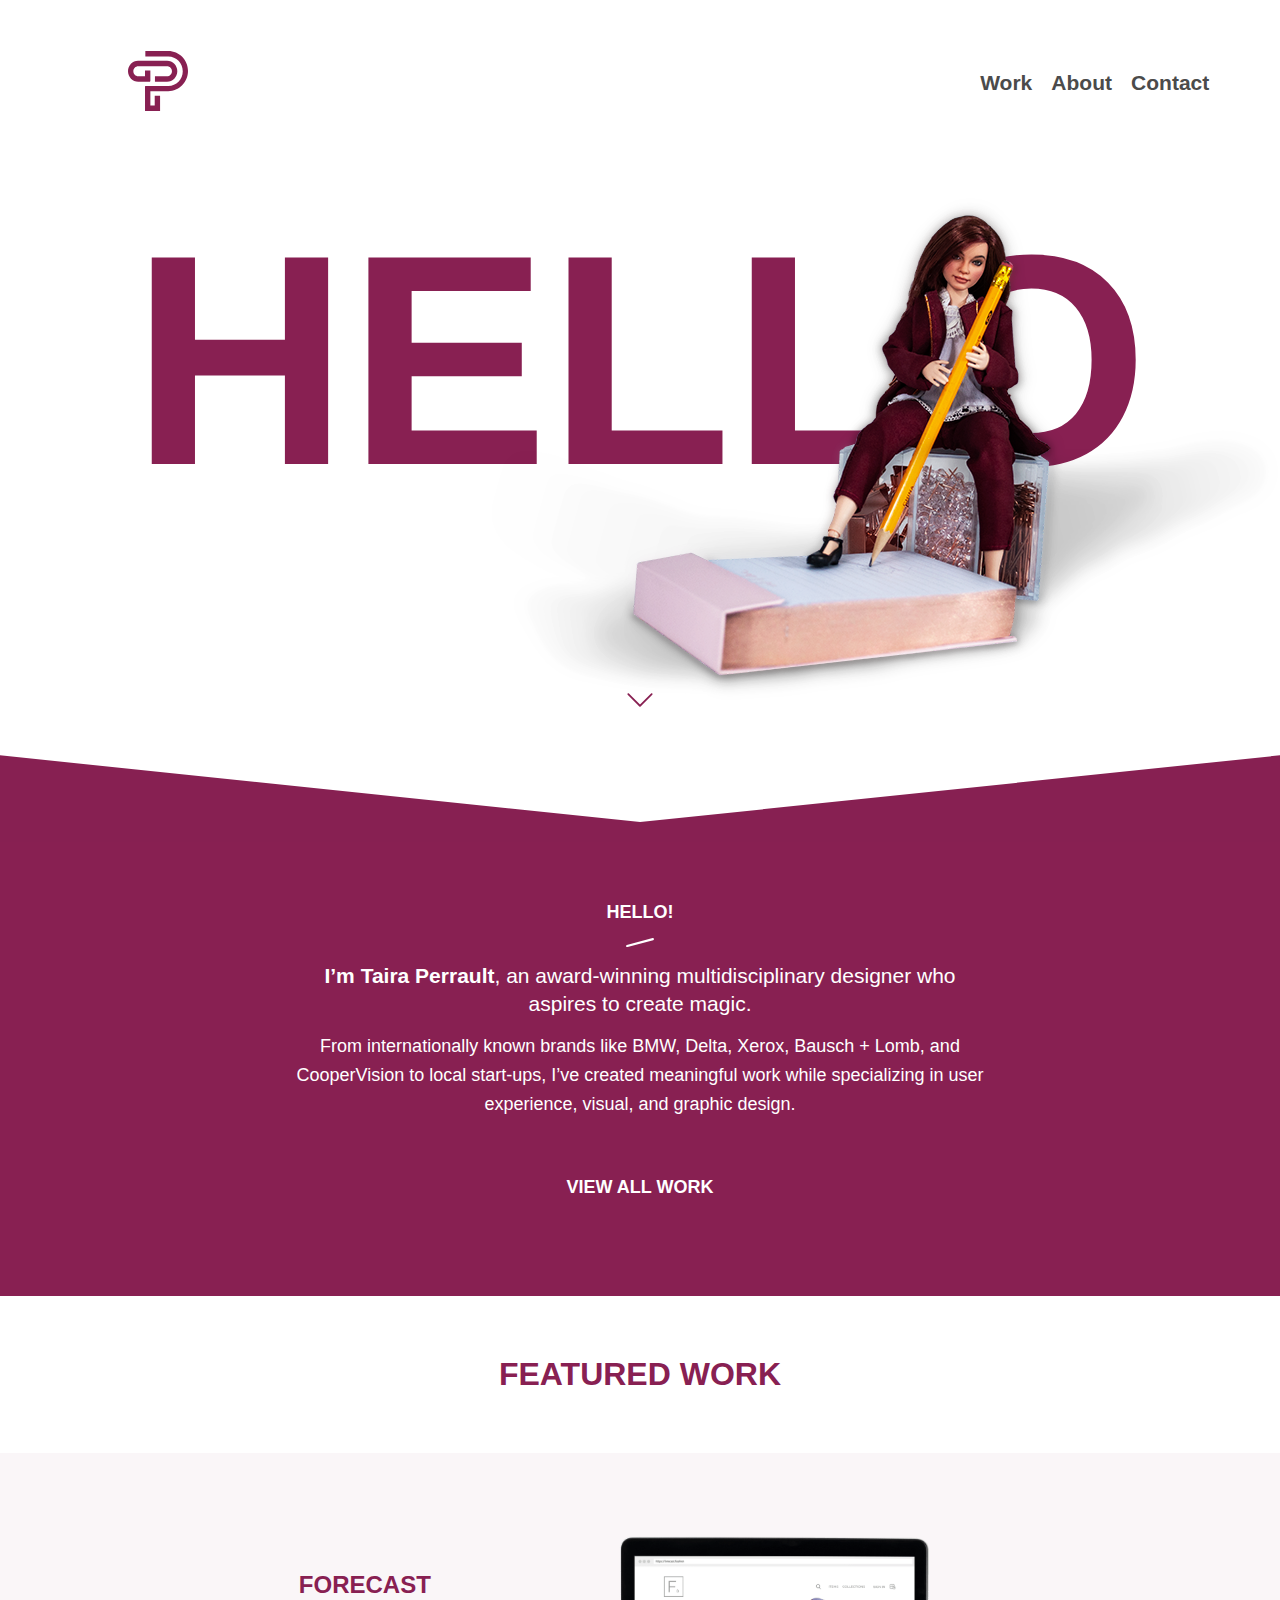
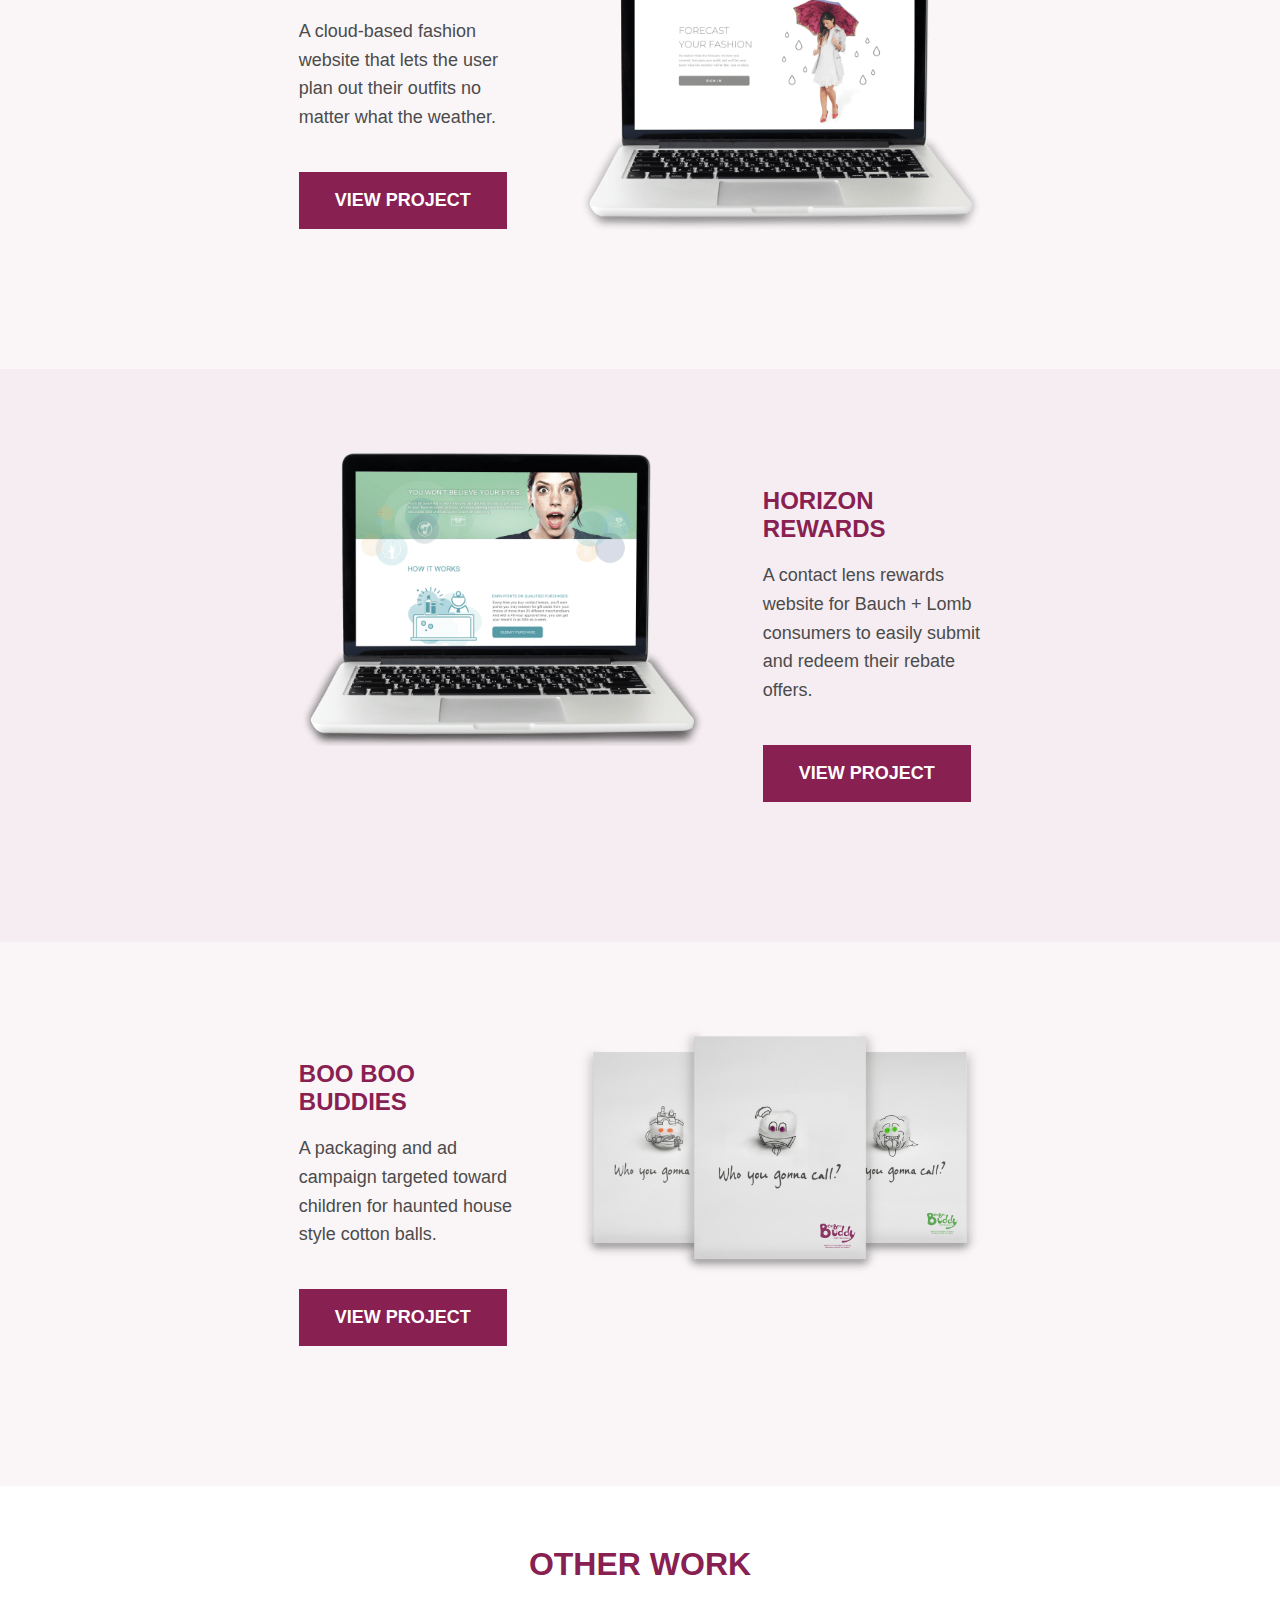
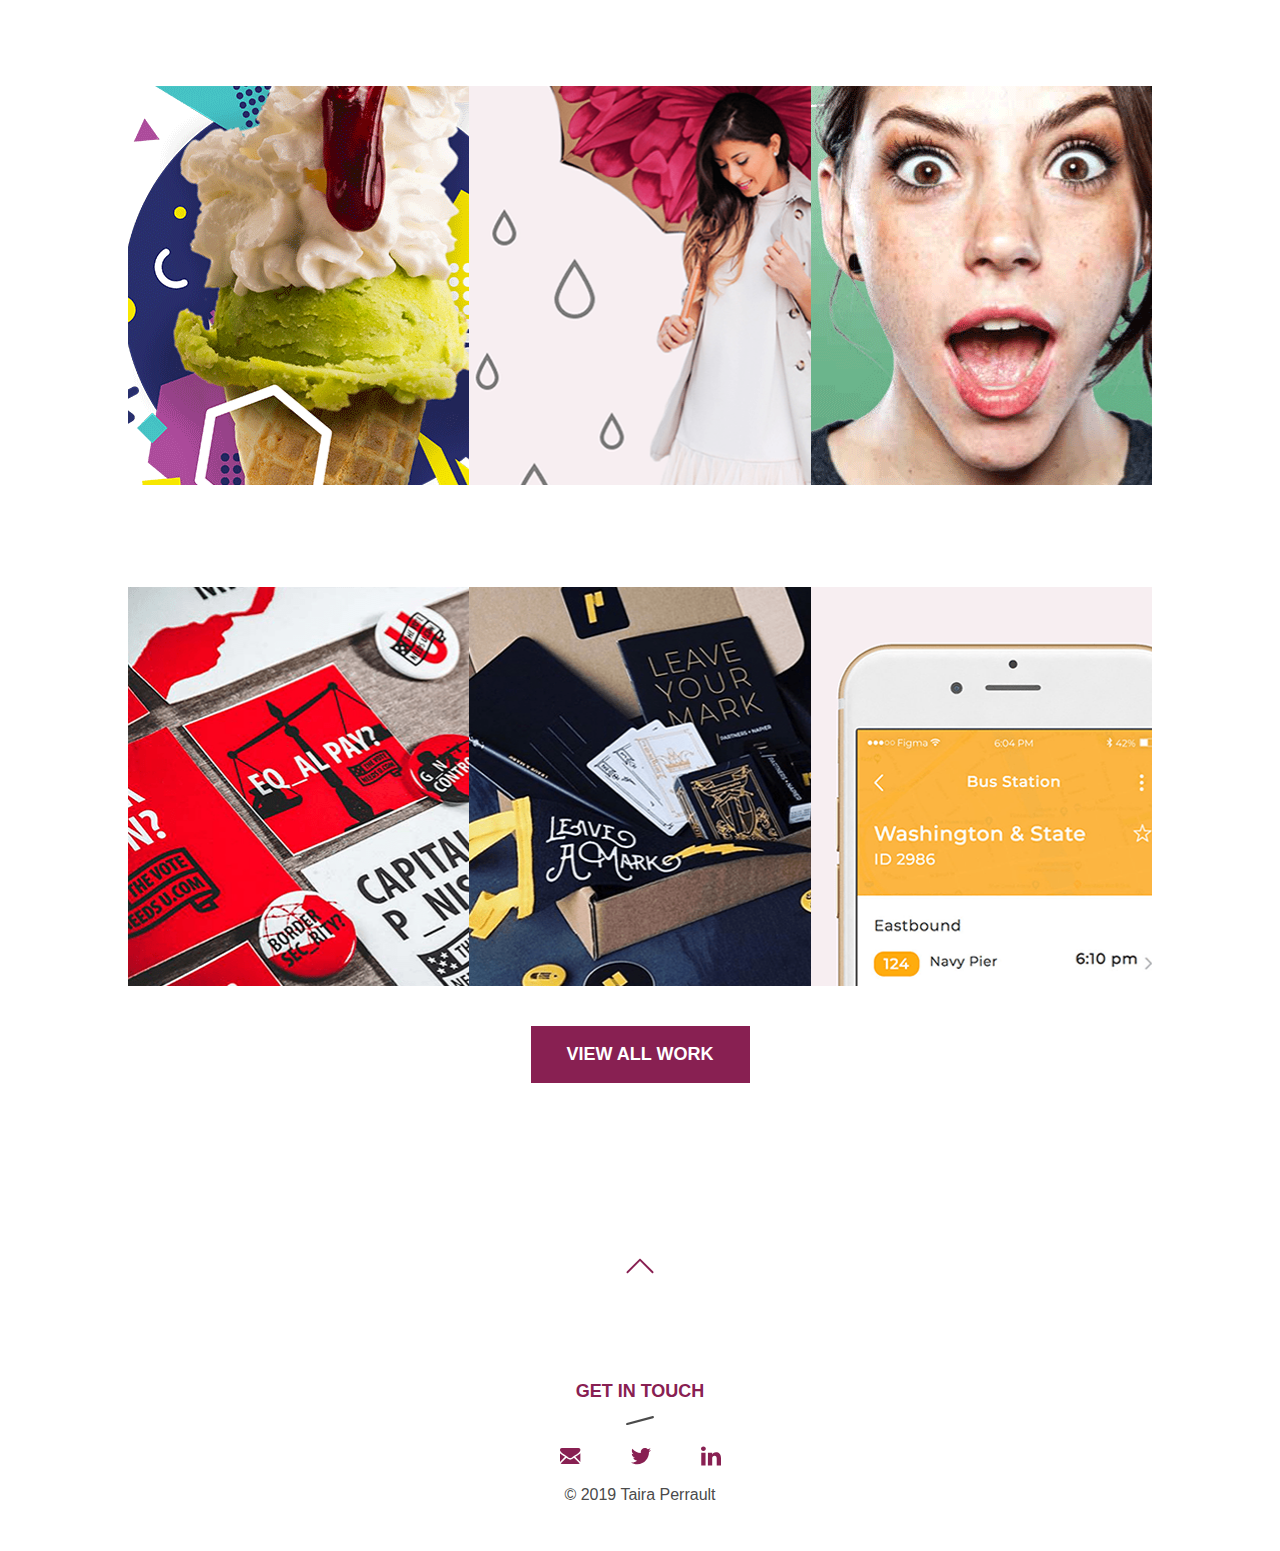
<file: index.html>
<!doctype html>
<html class="no-js" lang="">
    <head>
        <meta charset="utf-8">
        <meta http-equiv="X-UA-Compatible" content="IE=edge,chrome=1">
        <title>Portfolio | Taira Perrault</title>
        <meta name="description" content="">
        <meta name="viewport" content="width=device-width, initial-scale=1">
        <link rel="icon" type="image/x-icon" href="images/favicon.png" />

    <!-- Font Awesome -->
        <link href="https://maxcdn.bootstrapcdn.com/font-awesome/4.7.0/css/font-awesome.min.css" rel="stylesheet">

    <!-- Custom Styles -->
        <link rel="stylesheet" href="css/normalize.min.css">
        <link rel="stylesheet" href="css/main.css">

    <!-- Modernizr helps this page look better on crappy old browsers -->
        <script src="js/vendor/modernizr-2.8.3.min.js"></script>
    </head>
    <body>
        <!--[if lt IE 8]>
            <p class="browserupgrade">You are using an <strong>outdated</strong> browser.
            Please <a href="http://browsehappy.com/">upgrade your browser</a> to improve your experience.</p>
        <![endif]-->

      <!-- This is where you start! -->
      <header>
        <div class="container">
          <a href="/" class="logo"><img src="images/icon-logo.svg" alt="Taira Perrault" id="page-top"></a>

          <nav>
            <ul>
              <li><a class="nav-inactive" href="work.html">Work</a></li>
              <li><a class="nav-inactive" href="about.html">About</a></li>
              <li><a class="nav-inactive button-open" id="button-open">Contact</a></li>

            </ul>
          </nav>
        </div>
      </header>


      <!-- Main section with image -->
      <main>
        <section class="hero">
          <div class="container">
              <h1 id="hero-h1">HELLO</h1>
              <img src="images/hero-index.png" class="hero-image" id="hero-index" alt="Doll Holding a Pencil Over Notepad">
          </div>

              <a href="#plum-divider-down"><img src="images/icon-downarrow.svg" alt="Down Arrow" id="down-arrow"></a>
        </section>



        <!-- Plum divider section -->
        <section class="plum-divider" id="plum-divider-down">
          <div class="container">
              <h5>HELLO!</h5>
              <img src="images/icon-whitedash.svg" alt="White Dash" id="white-dash">
              <h4><b>I’m Taira Perrault</b>, an award-winning multidisciplinary designer who aspires to create magic.</h4>

              <p>From internationally known brands like BMW, Delta, Xerox, Bausch + Lomb, and CooperVision to local start-ups, I’ve created meaningful work while specializing in user experience, visual, and graphic design.</p>

              <div class="button-center-one">
                  <a href="work.html" class="button">VIEW ALL WORK</a>
              </div>
          </div>
        </section>



        <!-- Featured work section BELOW 1100PX-->

    <div class="below-1100">
        <section class="title">
          <div class="container">
  	         <h2>FEATURED WORK</h2>
           </div>
        </section>

        <!-- Forecast -->
        <section class="project-light">
  				<div class="container container-flex">
  					<div class="column-50">

  							<h3>FORECAST</h3>

  							<p>A cloud-based fashion website that lets the user plan out their outfits no matter what the weather.</p>

  							<div class="button-action">
        				      <a href="work/forecast.html" class="button">VIEW PROJECT</a>
  							</div>
            </div>

            <div class="column-50 column-ipad">
                <img src="images/image-forecast.png" class="image-center" alt="Forecast Fashion Laptop Website">
            </div>
  				</div>
        </section>


        <!-- Horizon Rewards -->
        <section class="project-dark row-reverse">
  				<div class="container container-flex">
  					<div class="column-50">
  							<h3>HORIZON REWARDS</h3>

      					<p>A contact lens rewards website for Bauch + Lomb consumers to easily submit and redeem their rebate offers.</p>

  							<div class="button-action">
        				      <a href="work/horizonrewards.html" class="button">VIEW PROJECT</a>
  							</div>
            </div>

            <div class="column-50">
              <img src="images/image-horizonrewards.png" class="image-center" alt="Horizon Rewards Laptop Website">
            </div>
  				</div>
  	</section>


                <!-- Boo Boo Buddy Cotten Balls -->

  	<section class="project-light">
  				<div class="container container-flex">
  					<div class="column-50">
      				  <h3>BOO BOO BUDDIES</h3>

          			<p>A packaging and ad campaign targeted toward children for haunted house style cotton balls.</p>

  							<div class="button-action">
        				      <a href="work/booboobuddy.html" class="button">VIEW PROJECT</a>
  							</div>
            </div>

            <div class="column-50">
                <img src="images/image-booboobuddy.png" class="image-center" alt="Boo Boo Buddy Cotton Balls Ads">
            </div>
  				</div>
  	</section>
  </div>

    <!-- Featured work section ABOVE 1100PX-->
    <div class="above-1100">
    <section class="title">
      <div class="container">
         <h2>FEATURED WORK</h2>
       </div>
    </section>

    <!-- Forecast -->
    <section class="project-light">
      <div class="container container-flex">
        <div class="column-10"></div>
        <div class="column-30">

            <h3>FORECAST</h3>

            <p>A cloud-based fashion website that lets the user plan out their outfits no matter what the weather.</p>

            <div class="button-action">
                  <a href="work/forecast.html" class="button">VIEW PROJECT</a>
            </div>
        </div>

        <div class="column-50 column-ipad">
            <img src="images/image-forecast.png" class="image-center" alt="Forecast Fashion Laptop Website">
        </div>
              <div class="column-10"></div>
      </div>
    </section>


    <!-- Horizon Rewards -->
    <section class="project-dark row-reverse">
      <div class="container container-flex">
        <div class="column-10"></div>
        <div class="column-30">
            <h3>HORIZON REWARDS</h3>

            <p>A contact lens rewards website for Bauch + Lomb consumers to easily submit and redeem their rebate offers.</p>

            <div class="button-action">
                  <a href="work/horizonrewards.html" class="button">VIEW PROJECT</a>
            </div>
        </div>

        <div class="column-50">
          <img src="images/image-horizonrewards.png" class="image-center" alt="Horizon Rewards Laptop Website">
        </div>
        <div class="column-10"></div>
      </div>
</section>


            <!-- Boo Boo Buddy Cotten Balls -->

<section class="project-light">
      <div class="container container-flex">
        <div class="column-10"></div>
        <div class="column-30">
            <h3>BOO BOO BUDDIES</h3>

            <p>A packaging and ad campaign targeted toward children for haunted house style cotton balls.</p>

            <div class="button-action">
                  <a href="work/booboobuddy.html" class="button">VIEW PROJECT</a>
            </div>
        </div>

        <div class="column-50">
            <img src="images/image-booboobuddy.png" class="image-center" alt="Boo Boo Buddy Cotton Balls Ads">
        </div>
        <div class="column-10"></div>
      </div>
</section>
      </div>


        <!-- Other work section -->
          <section class="title-2">
            <div class="container">
    	         <h2>OTHER WORK</h2>
            </div>
          </section>



        <!-- First row of work squares -->

    <section class="work-squares column-reverse">
        <div class="container container-flex">

          <div class="work-square" id="melted">
            <a href="work/melted.html">
                <div class="hover">
                      <h3>MELTED</h3>

                      <p>A food delivery app focused around getting that cold nectar of the gods, ice cream, into mouths faster.</p>

                      <h3 id="work-square-button">VIEW PROJECT</h3>
                </div>
            </a>
          </div>


          <div class="work-square" id="forecast">
            <a href="work/forecast.html">
                <div class="hover">
                      <h3>FORECAST</h3>

                      <p>A cloud-based fashion website that lets the user plan out their outfits no matter what the weather.</p>

                      <h3 id="work-square-button">VIEW PROJECT</h3>
                </div>
            </a>
          </div>



          <div class="work-square" id="horizon-rewards">
            <a href="work/horizonrewards.html">
                <div class="hover">
                      <h3>HORIZON REWARDS</h3>

                      <p>A contact lens rewards website for Bauch + Lomb consumers to easily submit and redeem their rebate offers.</p>

                      <h3 id="work-square-button">VIEW PROJECT</h3>
                </div>
            </a>
          </div>


        </div>
    </section>


        <!-- Second row of work squares -->
    <section class="work-squares">
        <div class="container container-flex">

          <div class="work-square" id="vote-u">
            <a href="work/voteneedsu.html">
                <div class="hover">
                      <h3>THE VOTE NEEDS U</h3>

                      <p>We created materials to inspire citizens to vote. Wherever you stand, the vote needs U.</p>

                      <h3 id="work-square-button">VIEW PROJECT</h3>
              </div>
            </a>
          </div>

          <div class="work-square" id="partners-branding">
            <a href="partners-branding.html">
              <div class="hover">
                      <h3>PARTNERS + NAPIER BRANDING</h3>

                      <p>Creation of a new logo and brand for the advertising agency, Partners + Napier.</p>

                      <h3 id="work-square-button">VIEW PROJECT</h3>
                </div>
            </a>
          </div>

          <div class="work-square" id="busy-bus">
            <a href="work/busybus.html">
              <div class="hover">
                      <h3>BUSY BUS</h3>

                      <p>A prototype mobile app called that is operated by the local city transit system.</p>

                      <h3 id="work-square-button">VIEW PROJECT</h3>
              </div>
            </a>
          </div>

        </section>

        <section class="button-viewall">
          <div class="container">
                  <div class="button-center-two">
                      <a href="work.html" class="button">VIEW ALL WORK</a>
                  </div>
          </div>
      </section>

      <a href="#page-top"><img src="images/icon-uparrow.svg" alt="Up Arrow" id="up-arrow"></a>

</main>


        <footer>
          <div class="container">

              <h5>GET IN TOUCH</h5>
              <img src="images/icon-graydash.svg" alt="Gray Dash">

                <ul class="social-icons">
                <!-- Email -->
                  <li>
                      <a href="mailto:hello@tairaperrault.com"><img src="images/icon-email.svg" alt="Email"></a>
                  </li>

                <!-- Twitter -->
                  <li>
                      <a href="https://twitter.com/tairaperrault?lang=en" target="_blank"><img src="images/icon-twitter.svg" alt="Twitter"></a>
                  </li>

                <!-- Linkedin-->
                  <li>
                      <a href="https://www.linkedin.com/in/tairaperrault/" target="_blank"><img src="images/icon-linkedin.svg" alt="LinkedIn"></a>
                  </li>
              </ul>

              <h6>&copy; 2019 Taira Perrault</h6>

            </div>
        </footer>


        <!-- Contact modal-->
    <div class="modal-wrapper closed" id="modal-wrapper">

      <div class="modal closed" id="modal">

          <a href="/"><img src="images/icon-logo.svg" alt="Taira Perrault" class="modal-logo"></a>

          <div class="button-close" id="button-close">
              <div class="leftright"></div>
              <div class="rightleft"></div>
              <label class="close">CLOSE</label>
          </div>


        <!-- Modal body-->
        <div class="container">
          <div class="modal-body">


            <h5>CONTACT</h5>

              <a href="mailto:hello@tairaperrault.com" class="contact-email">
                  <span>hello@tairaperrault.com</span>
              </a>

          </div>
        </div>


        <!-- Modal footer-->
      <div class="container">
        <div class="modal-footer">

            <ul class="social-icons">
            <!-- Email -->
              <li>
                  <a href="mailto:hello@tairaperrault.com"><img src="images/icon-email.svg" alt="Email"></a>
              </li>

            <!-- Twitter -->
              <li>
                  <a href="https://twitter.com/tairaperrault?lang=en" target="_blank"><img src="images/icon-twitter.svg" alt="Twitter"></a>
              </li>

            <!-- Linkedin-->
              <li>
                  <a href="https://www.linkedin.com/in/tairaperrault/" target="_blank"><img src="images/icon-linkedin.svg" alt="LinkedIn"></a>
              </li>
          </ul>

          <h6>&copy; 2019 Taira Perrault</h6>
        </div>
      </div>

      </div>
    </div>



            <!-- Hamburger modal-->

        <img src="images/icon-hamburger.svg" class="hamburger-open" id="hamburger-open" alt="Hamburger Menu Icon">

        <div class="hamburger-wrapper closed" id="hamburger-wrapper">

          <div class="hamburger closed" id="hamburger">

              <a href="/"><img src="images/icon-logo.svg" alt="Taira Perrault" class="hamburger-logo"></a>

              <div class="hamburger-close" id="hamburger-close">
                  <div class="leftright"></div>
                  <div class="rightleft"></div>
              </div>


            <!-- Modal body-->
            <div class="container">
              <div class="hamburger-body">

                  <ul>
                    <li><a class="nav-inactive" href="work.html">Work</a></li>
                    <li><a class="nav-inactive" href="about.html">About</a></li>

                  </ul>

              </div>
            </div>


            <!-- Modal footer-->
          <div class="container">
            <div class="hamburger-footer">

              <h5>GET IN TOUCH</h5>
              <img src="images/icon-graydash.svg" alt="Gray Dash">

                <ul class="social-icons">
                <!-- Email -->
                  <li>
                      <a href="mailto:hello@tairaperrault.com"><img src="images/icon-email.svg" alt="Email"></a>
                  </li>

                <!-- Twitter -->
                  <li>
                      <a href="https://twitter.com/tairaperrault?lang=en" target="_blank"><img src="images/icon-twitter.svg" alt="Twitter"></a>
                  </li>

                <!-- Linkedin-->
                  <li>
                      <a href="https://www.linkedin.com/in/tairaperrault/" target="_blank"><img src="images/icon-linkedin.svg" alt="LinkedIn"></a>
                  </li>
              </ul>

              <h6>&copy; 2019 Taira Perrault</h6>

            </div>
          </div>

          </div>
        </div>

        <!-- Jquery follwed by your custom javascript. Uncomment jQuery only if needed! -->
        <!-- <script src="//ajax.googleapis.com/ajax/libs/jquery/1.11.2/jquery.min.js"></script> -->
        <script src="js/main.js"></script>

        <!-- Global site tag (gtag.js) - Google Analytics -->
        <script async src="https://www.googletagmanager.com/gtag/js?id=G-YDNJCPX0JJ"></script>
        <script>
          window.dataLayer = window.dataLayer || [];
          function gtag(){dataLayer.push(arguments);}
          gtag('js', new Date());

          gtag('config', 'G-YDNJCPX0JJ');
        </script>
    </body>
</html>
</file>
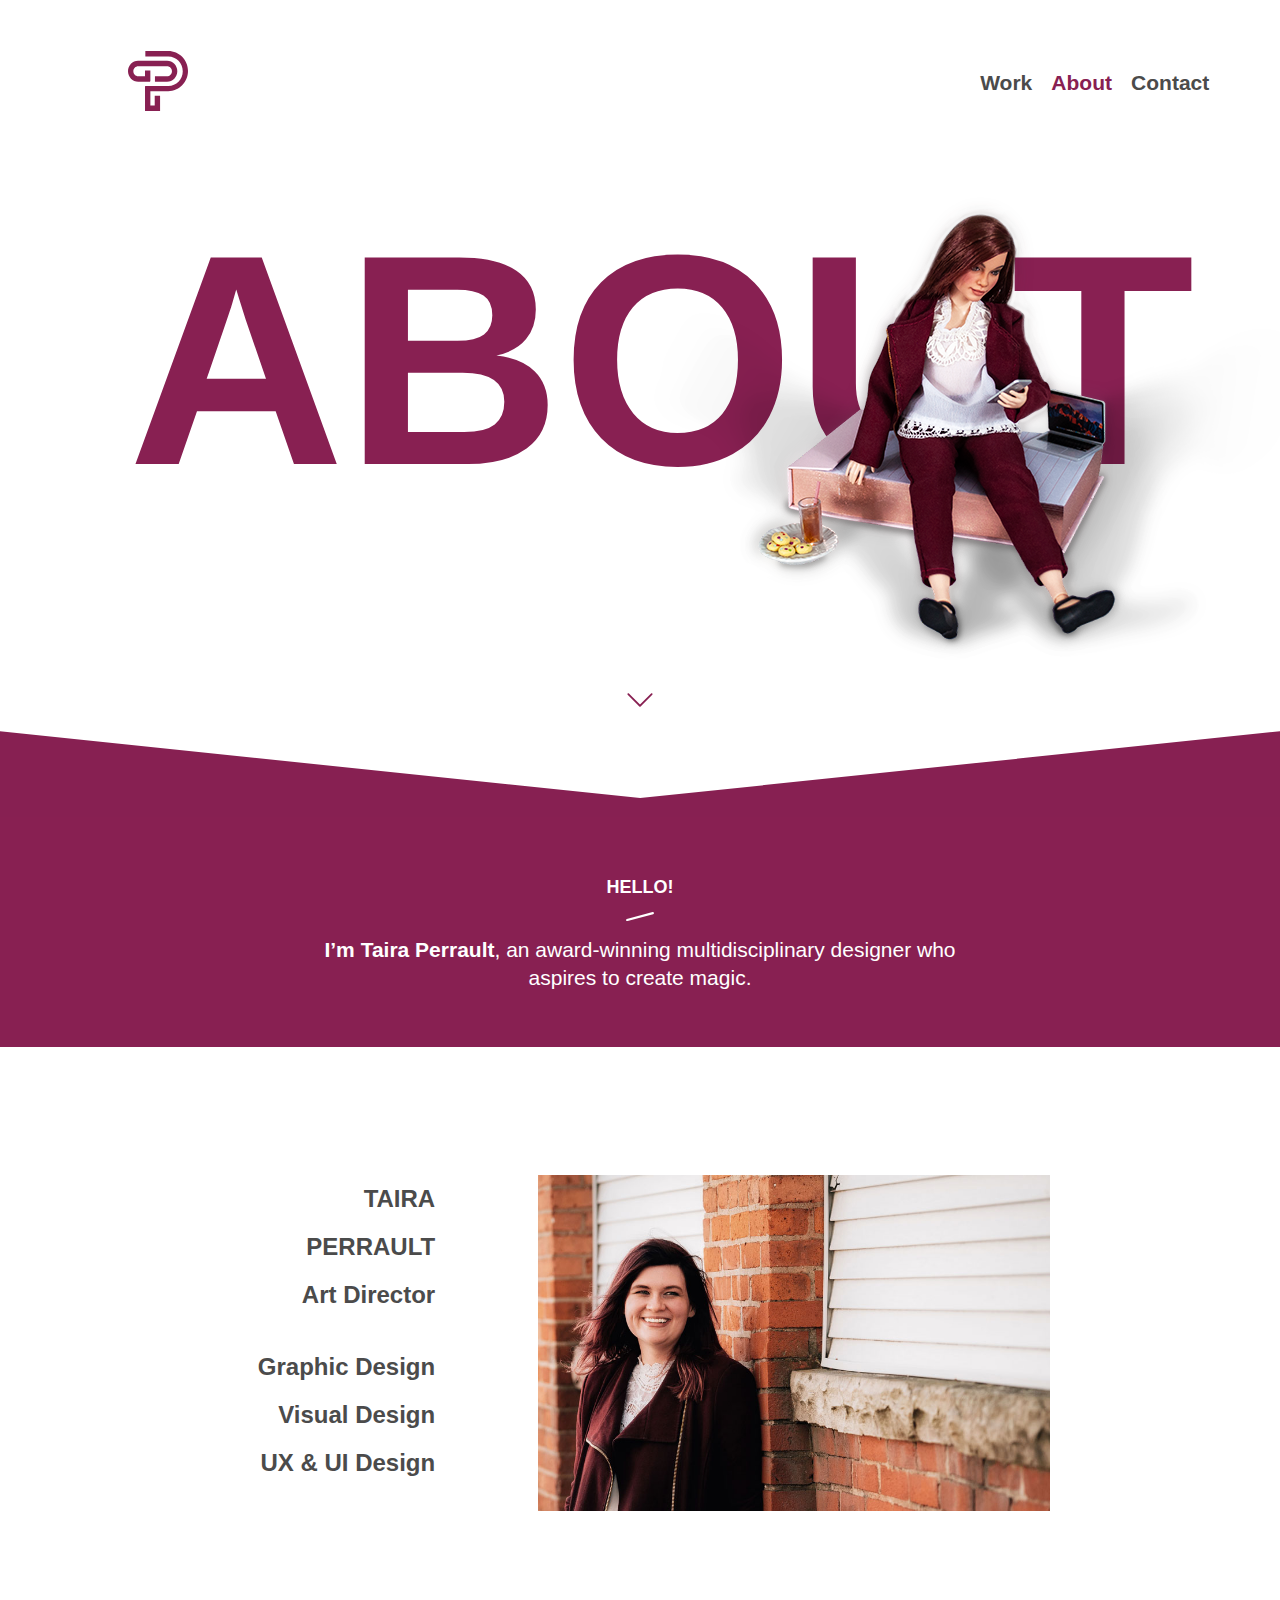
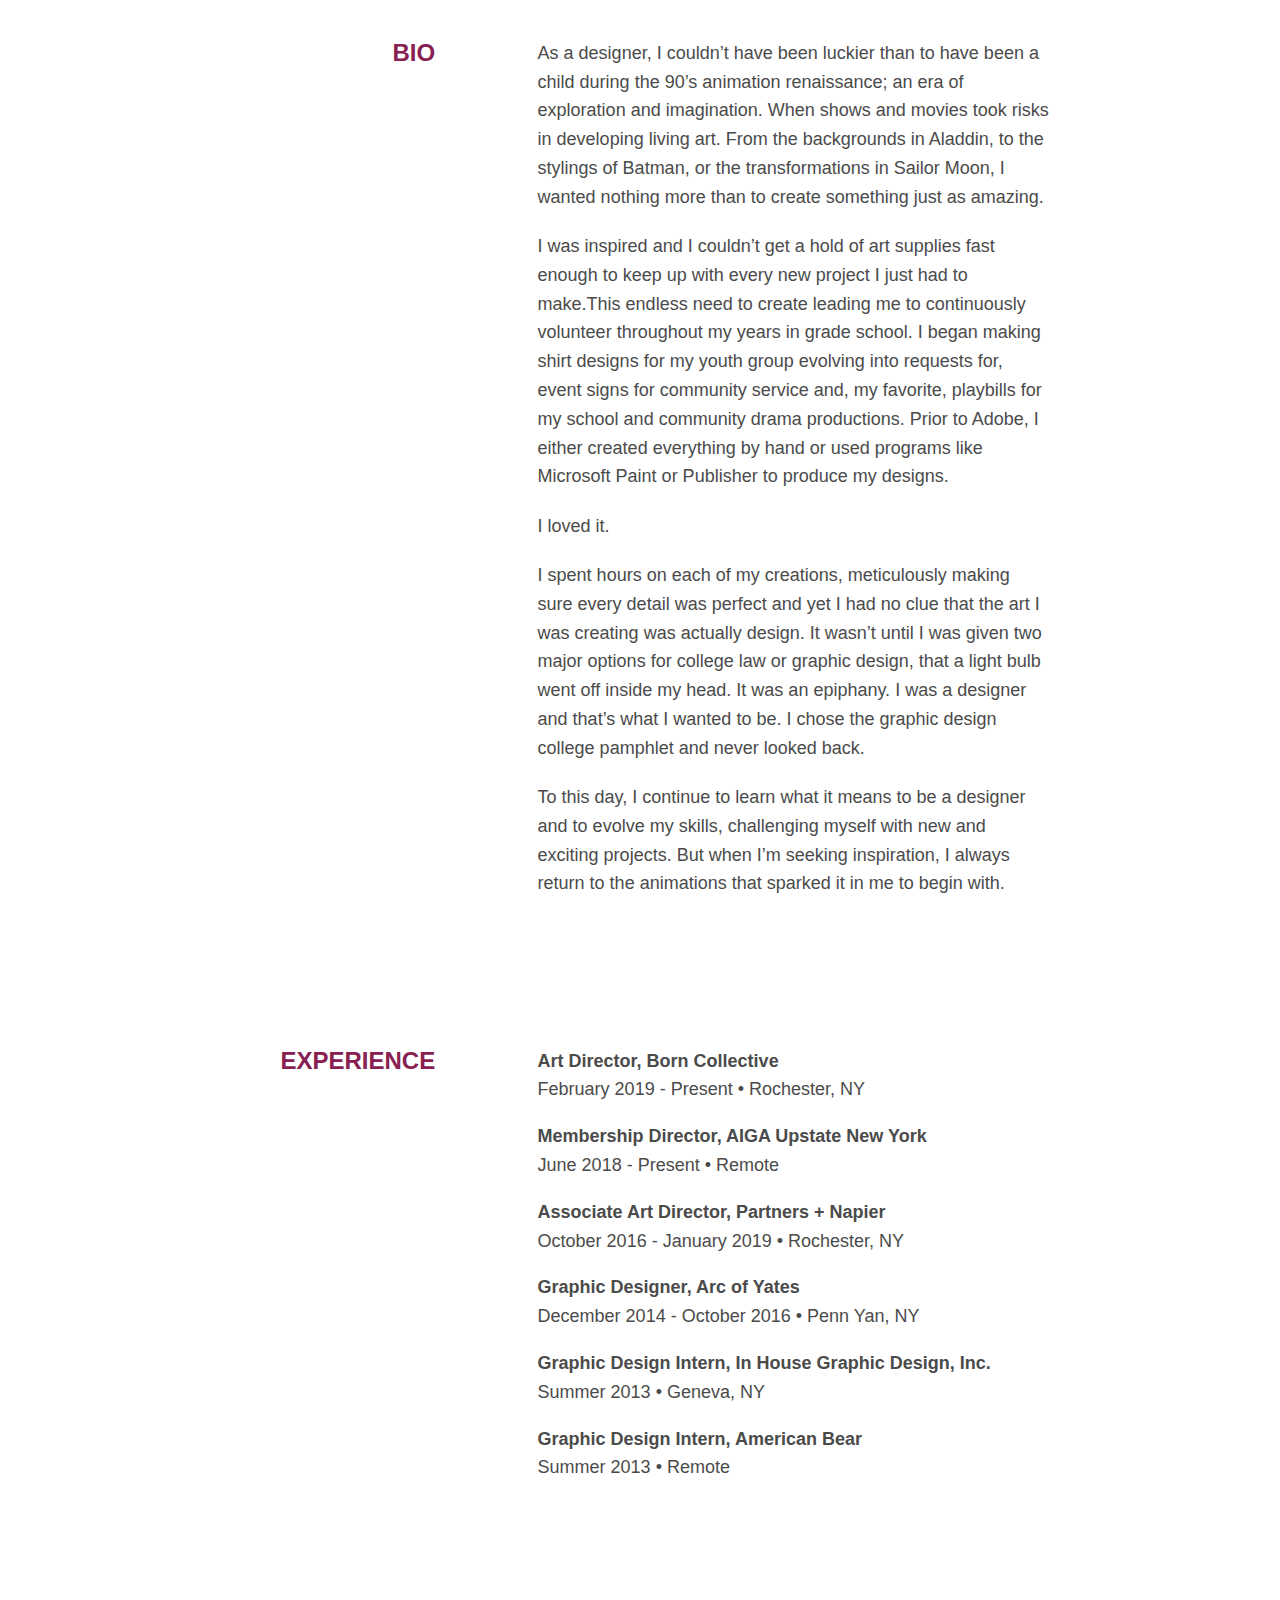
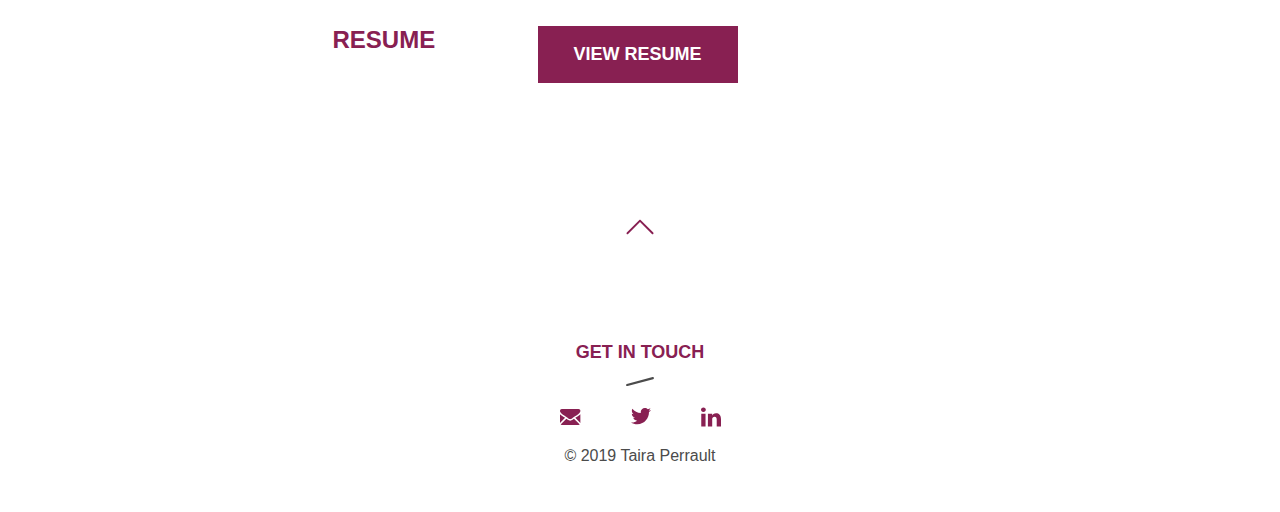
<file: about.html>
<!doctype html>
<html class="no-js" lang="">
    <head>
        <meta charset="utf-8">
        <meta http-equiv="X-UA-Compatible" content="IE=edge,chrome=1">
        <title>About | Taira Perrault</title>
        <meta name="description" content="">
        <meta name="viewport" content="width=device-width, initial-scale=1">
        <link rel="icon" type="image/x-icon" href="images/favicon.png" />

    <!-- Font Awesome -->
        <link href="https://maxcdn.bootstrapcdn.com/font-awesome/4.7.0/css/font-awesome.min.css" rel="stylesheet">

    <!-- Custom Styles -->
        <link rel="stylesheet" href="css/normalize.min.css">
        <link rel="stylesheet" href="css/main.css">

    <!-- Modernizr helps this page look better on crappy old browsers -->
        <script src="js/vendor/modernizr-2.8.3.min.js"></script>
    </head>
    <body>
        <!--[if lt IE 8]>
            <p class="browserupgrade">You are using an <strong>outdated</strong> browser.
            Please <a href="http://browsehappy.com/">upgrade your browser</a> to improve your experience.</p>
        <![endif]-->

      <!-- This is where you start! -->
      <header>
        <div class="container">
          <a href="/"><img src="images/icon-logo.svg" alt="Taira Perrault" id="page-top"></a>

          <nav>
            <ul>
              <li><a class="nav-inactive" href="work.html">Work</a></li>
              <li><a class="nav-active" href="about.html">About</a></li>
              <li><a class="nav-inactive button-open" id="button-open">Contact</a></li>
            </ul>
          </nav>
        </div>
      </header>


      <!-- Main section with image -->
      <main>
        <section class="hero">
          <div class="container">
              <h1 id="hero-h1">ABOUT</h1>
              <img src="images/hero-about.png" class="hero-image" id="hero-about" alt="Doll Looking at Phone Sitting on Notepad">
          </div>

          <div class="container">
              <a href="#plum-divider-down"><img src="images/icon-downarrow.svg" alt="Down Arrow" id="down-arrow"></a>
          </div>
        </section>



        <!-- Plum divider section -->
        <section class="plum-divider" id="plum-divider-down">
          <div class="container">
              <h5>HELLO!</h5>
              <img src="images/icon-whitedash.svg" alt="White Dash" id="white-dash">
              <h4><b>I’m Taira Perrault</b>, an award-winning multidisciplinary designer who aspires to create magic.</h4>

          </div>
        </section>



        <!-- About section -->

        <section class="information" id="about-me">
  				<div class="container full container-reverse">

            <div class="column-10"></div>

  					<div class="column-20 side-header about gray">

                <ul class="top-margin-none">
                    <li>TAIRA PERRAULT</li>
                    <li>Art Director</li>
                </ul>

                <ul>
                    <li>Graphic Design</li>
                    <li>Visual Design</li>
                    <li>UX & UI Design</li>
    						</ul>

            </div>

            <div class="column-10"></div>

            <div class="column-50 about-me" id="me"></div>

            <div class="column-10"></div>

  				</div>
        </section>


                <!-- Bio section -->
        <section class="information" id="bio">
          <div class="container container-flex">

            <div class="column-10"></div>

            <div class="column-20 side-header-plum">

                <h3>BIO</h3>
            </div>

            <div class="column-10"></div>

            <div class="column-50 information-text">
              <p>As a designer, I couldn’t have been luckier than to have been a child during the 90’s animation renaissance; an era of exploration and imagination. When shows and movies took risks in developing living art. From the backgrounds in Aladdin, to the stylings of Batman, or the transformations in Sailor Moon, I wanted nothing more than to create something just as amazing.</p>

              <p>I was inspired and I couldn’t get a hold of art supplies fast enough to keep up with every new project I just had to make.This endless need to create leading me to continuously volunteer throughout my years in grade school. I began making shirt designs for my youth group evolving into requests for, event signs for community service and, my favorite, playbills for my school and community drama productions. Prior to Adobe, I either created everything by hand or used programs like Microsoft Paint or Publisher to produce my designs.</p>

              <p>I loved it.</p>

              <p>I spent hours on each of my creations, meticulously making sure every detail was perfect and yet I had no clue that the art I was creating was actually design. It wasn’t until I was given two major options for college law or graphic design, that a light bulb went off inside my head. It was an epiphany. I was a designer and that’s what I wanted to be. I chose the graphic design college pamphlet and never looked back.</p>

              <p>To this day, I continue to learn what it means to be a designer and to evolve my skills, challenging myself with new and exciting projects. But when I’m seeking inspiration, I always return to the animations that sparked it in me to begin with.</p>
            </div>

            <div class="column-10"></div>

          </div>
        </section>


                <!-- Experience section -->
        <section class="information" id="experience">
          <div class="container container-flex">

            <div class="column-10"></div>

            <div class="column-20 side-header-plum">

                <h3>EXPERIENCE</h3>
            </div>

            <div class="column-10"></div>

            <div class="column-50 information-text experience">

                <ul id="top-element">
                    <li><b>Art Director, Born Collective</b></li>
                    <li>February 2019 - Present • Rochester, NY</li>
                </ul>

                <ul>
                    <li><b>Membership Director, AIGA Upstate New York</b></li>
                    <li>June 2018 - Present • Remote</li>
                </ul>

                <ul>
                    <li><b>Associate Art Director, Partners + Napier</b></li>
                    <li>October 2016 - January 2019 • Rochester, NY</li>
                </ul>

                <ul>
                    <li><b>Graphic Designer, Arc of Yates</b></li>
                    <li>December 2014 - October 2016 • Penn Yan, NY</li>
                </ul>

                <ul>
                    <li><b>Graphic Design Intern, In House Graphic Design, Inc.</b></li>
                    <li>Summer 2013 • Geneva, NY</li>
                </ul>

                <ul>
                    <li><b>Graphic Design Intern, American Bear</b></li>
                    <li>Summer 2013 • Remote</li>
                </ul>
            </div>

            <div class="column-10"></div>

          </div>
        </section>

                <!-- Resume section-->
        <section class="information" id="resume">
          <div class="container container-flex">

            <div class="column-10"></div>

            <div class="column-20 side-header-plum">

                <h3>RESUME</h3>
            </div>

            <div class="column-10"></div>

            <div class="column-50 information text" id="button-padding">
              <div class="button-action">
                    <a href="https://drive.google.com/file/d/17Z43RKev55rWoGg1TV40Pw1vH_wwRKRK/view?usp=sharing" target="_blank" class="button" id="button-resume">VIEW RESUME</a>
            </div>

            <div class="column-10"></div>

          </div>
        </section>

      <a href="#page-top"><img src="images/icon-uparrow.svg" alt="Up Arrow" id="up-arrow"></a>

</main>


        <footer>
          <div class="container">
              <h5>GET IN TOUCH</h5>
              <img src="images/icon-graydash.svg" alt="Gray Dash">

                <ul class="social-icons">
                <!-- Email -->
                  <li>
                      <a href="mailto:hello@tairaperrault.com"><img src="images/icon-email.svg" alt="Email"></a>
                  </li>

                <!-- Twitter -->
                  <li>
                      <a href="https://twitter.com/tairaperrault?lang=en" target="_blank"><img src="images/icon-twitter.svg" alt="Twitter"></a>
                  </li>

                <!-- Linkedin-->
                  <li>
                      <a href="https://www.linkedin.com/in/tairaperrault/" target="_blank"><img src="images/icon-linkedin.svg" alt="LinkedIn"></a>
                  </li>
              </ul>

              <h6>&copy; 2019 Taira Perrault</h6>

            </div>
        </footer>


                <!-- Contact modal-->
            <div class="modal-wrapper closed" id="modal-wrapper">

              <div class="modal closed" id="modal">

                  <a href="/"><img src="images/icon-logo.svg" alt="Taira Perrault" class="modal-logo"></a>

                  <div class="button-close" id="button-close">
                      <div class="leftright"></div>
                      <div class="rightleft"></div>
                      <label class="close">CLOSE</label>
                  </div>


                <!-- Modal body-->
                <div class="container">
                  <div class="modal-body">


                    <h5>CONTACT</h5>

                      <a href="mailto:hello@tairaperrault.com" class="contact-email">
                          <span>hello@tairaperrault.com</span>
                      </a>

                  </div>
                </div>


                <!-- Modal footer-->
              <div class="container">
                <div class="modal-footer">

                    <ul class="social-icons">
                    <!-- Email -->
                      <li>
                          <a href="mailto:hello@tairaperrault.com"><img src="images/icon-email.svg" alt="Email"></a>
                      </li>

                    <!-- Twitter -->
                      <li>
                          <a href="https://twitter.com/tairaperrault?lang=en" target="_blank"><img src="images/icon-twitter.svg" alt="Twitter"></a>
                      </li>

                    <!-- Linkedin-->
                      <li>
                          <a href="https://www.linkedin.com/in/tairaperrault/" target="_blank"><img src="images/icon-linkedin.svg" alt="LinkedIn"></a>
                      </li>
                  </ul>

                  <h6>&copy; 2019 Taira Perrault</h6>
                </div>
              </div>

              </div>
            </div>

            <!-- Hamburger modal-->

        <img src="images/icon-hamburger.svg" class="hamburger-open" id="hamburger-open" alt="Hamburger Menu Icon">

        <div class="hamburger-wrapper closed" id="hamburger-wrapper">

          <div class="hamburger closed" id="hamburger">

              <a href="/"><img src="images/icon-logo.svg" alt="Taira Perrault" class="hamburger-logo"></a>

              <div class="hamburger-close" id="hamburger-close">
                  <div class="leftright"></div>
                  <div class="rightleft"></div>
              </div>


            <!-- Modal body-->
            <div class="container">
              <div class="hamburger-body">

                  <ul>
                    <li><a class="nav-inactive" href="work.html">Work</a></li>
                    <li><a class="nav-inactive" href="about.html">About</a></li>

                  </ul>

              </div>
            </div>


            <!-- Modal footer-->
          <div class="container">
            <div class="hamburger-footer">

              <h5>GET IN TOUCH</h5>
              <img src="images/icon-graydash.svg" alt="Gray Dash">

                <ul class="social-icons">
                <!-- Email -->
                  <li>
                      <a href="mailto:hello@tairaperrault.com"><img src="images/icon-email.svg" alt="Email"></a>
                  </li>

                <!-- Twitter -->
                  <li>
                      <a href="https://twitter.com/tairaperrault?lang=en" target="_blank"><img src="images/icon-twitter.svg" alt="Twitter"></a>
                  </li>

                <!-- Linkedin-->
                  <li>
                      <a href="https://www.linkedin.com/in/tairaperrault/" target="_blank"><img src="images/icon-linkedin.svg" alt="LinkedIn"></a>
                  </li>
              </ul>

              <h6>&copy; 2019 Taira Perrault</h6>

            </div>
          </div>

          </div>
        </div>

        <!-- Jquery follwed by your custom javascript. Uncomment jQuery only if needed! -->
        <!-- <script src="//ajax.googleapis.com/ajax/libs/jquery/1.11.2/jquery.min.js"></script> -->
        <script src="js/main.js"></script>

        <!-- Global site tag (gtag.js) - Google Analytics -->
        <script async src="https://www.googletagmanager.com/gtag/js?id=G-YDNJCPX0JJ"></script>
        <script>
          window.dataLayer = window.dataLayer || [];
          function gtag(){dataLayer.push(arguments);}
          gtag('js', new Date());

          gtag('config', 'G-YDNJCPX0JJ');
        </script>
    </body>
</html>
</file>
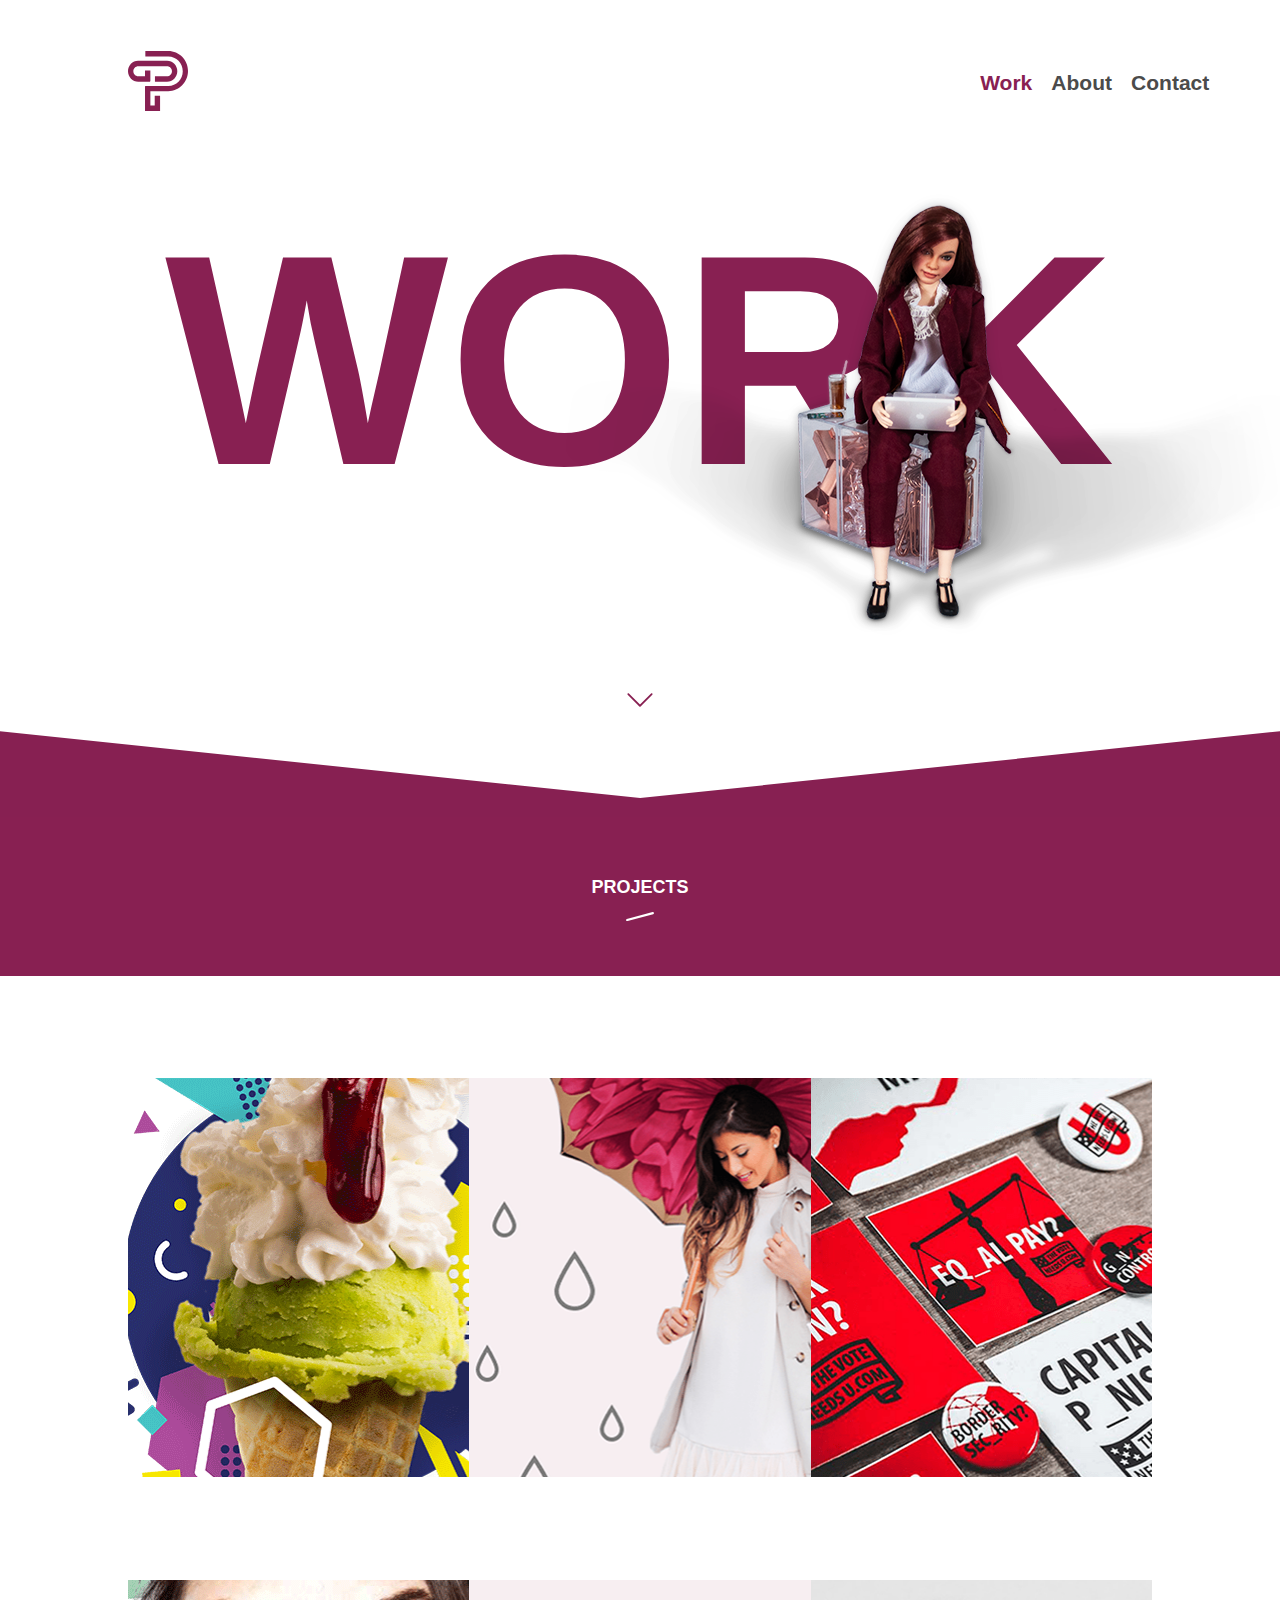
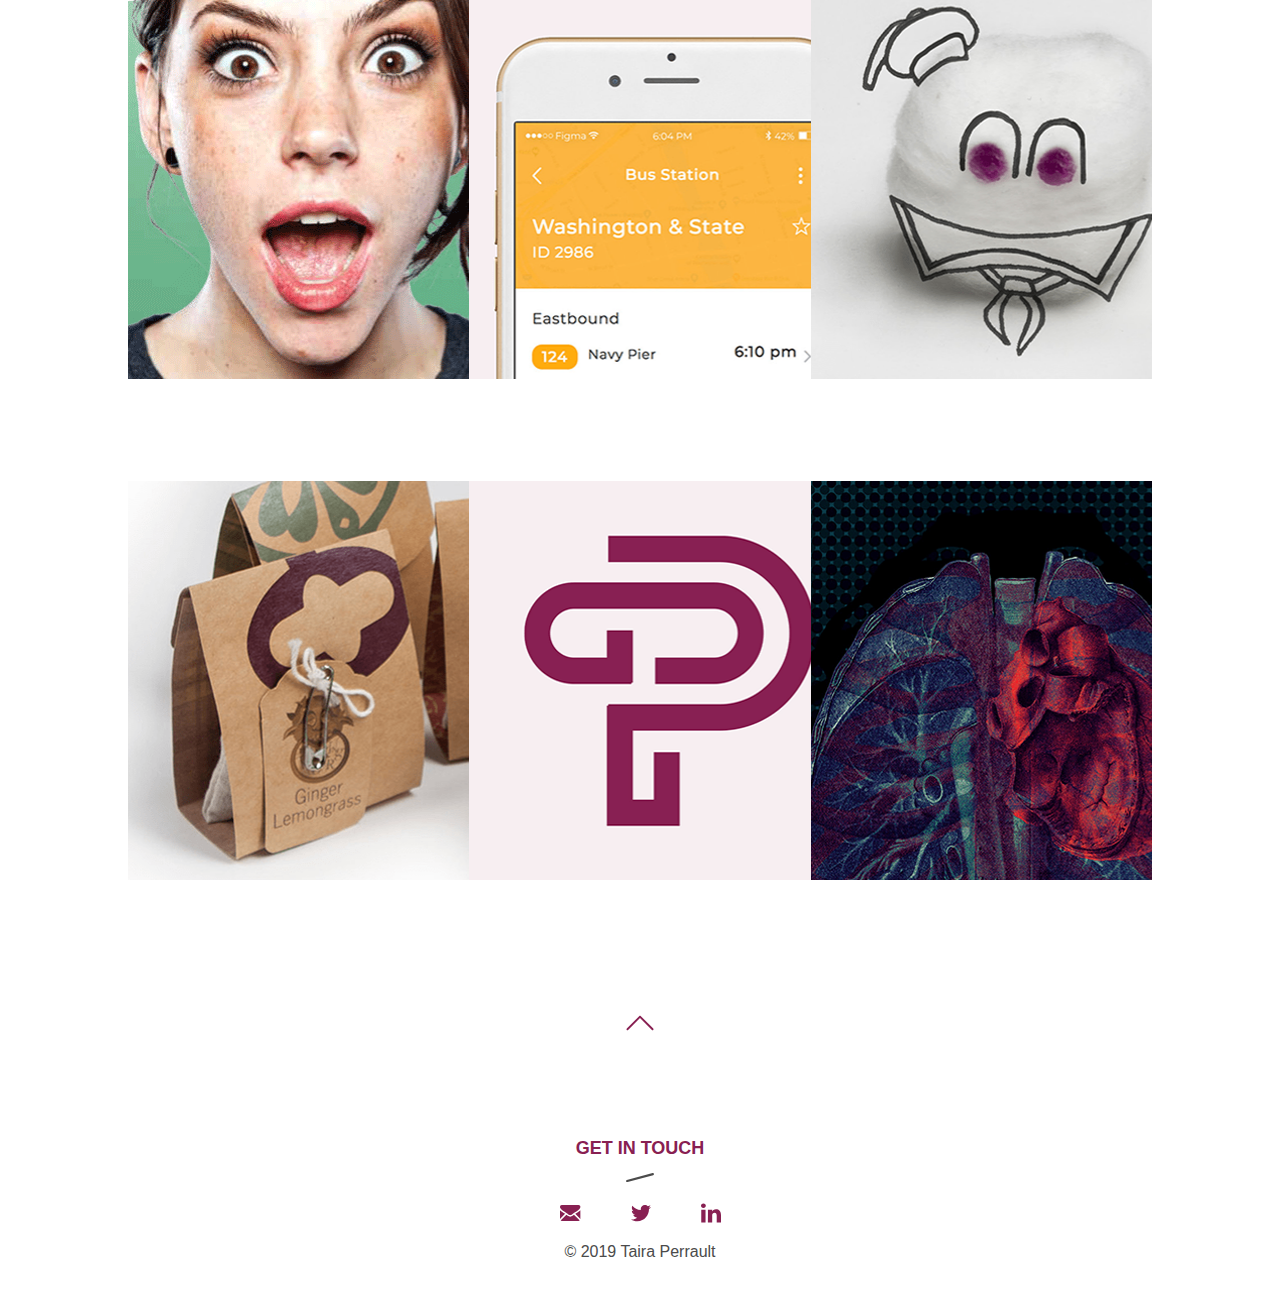
<file: work.html>
<!doctype html>
<html class="no-js" lang="">
    <head>
        <meta charset="utf-8">
        <meta http-equiv="X-UA-Compatible" content="IE=edge,chrome=1">
        <title>Work | Taira Perrault</title>
        <meta name="description" content="">
        <meta name="viewport" content="width=device-width, initial-scale=1">
        <link rel="icon" type="image/x-icon" href="images/favicon.png" />

    <!-- Font Awesome -->
        <link href="https://maxcdn.bootstrapcdn.com/font-awesome/4.7.0/css/font-awesome.min.css" rel="stylesheet">

    <!-- Custom Styles -->
        <link rel="stylesheet" href="css/normalize.min.css">
        <link rel="stylesheet" href="css/main.css">

    <!-- Modernizr helps this page look better on crappy old browsers -->
        <script src="js/vendor/modernizr-2.8.3.min.js"></script>
    </head>
    <body>
        <!--[if lt IE 8]>
            <p class="browserupgrade">You are using an <strong>outdated</strong> browser.
            Please <a href="http://browsehappy.com/">upgrade your browser</a> to improve your experience.</p>
        <![endif]-->

      <!-- This is where you start! -->
      <header>
        <div class="container" >
          <a href="/"><img src="images/icon-logo.svg" alt="Taira Perrault" id="page-top"></a>

          <nav>
            <ul>
              <li><a class="nav-active" href="work.html">Work</a></li>
              <li><a class="nav-inactive" href="about.html">About</a></li>
              <li><a class="nav-inactive button-open" id="button-open">Contact</a></li>
            </ul>
          </nav>
        </div>
      </header>


      <!-- Main section with image -->
      <main>
        <section class="hero">
          <div class="container">
              <h1 id="hero-h1">WORK</h1>
              <img src="images/hero-work.png" class="hero-image" id="hero-work" alt="Doll Holding a Laptop">
          </div>

          <div class="container">
              <a href="#plum-divider-down"><img src="images/icon-downarrow.svg" alt="Down Arrow" id="down-arrow"></a>
          </div>
        </section>



        <!-- Plum divider section -->
        <section class="plum-divider" id="plum-divider-down">
          <div class="container">
              <h5>PROJECTS</h5>
              <img src="images/icon-whitedash.svg" alt="White Dash" id="white-dash">
          </div>
        </section>


        <!-- Work sections -->


        <!-- First row of work squares -->

    <section class="work-squares">
        <div class="container container-flex">

        <!-- Melted -->
          <div class="work-square" id="melted">
            <a href="work/melted.html">
                <div class="hover">
                      <h3>MELTED</h3>

                      <p>A food delivery app focused around getting that cold nectar of the gods, ice cream, into mouths faster.</p>

                      <h3 id="work-square-button">VIEW PROJECT</h3>
                </div>
            </a>
          </div>

        <!-- Forecast -->
          <div class="work-square" id="forecast">
            <a href="work/forecast.html">
                <div class="hover">
                      <h3>FORECAST</h3>

                      <p>A cloud-based fashion website that lets the user plan out their outfits no matter what the weather.</p>

                      <h3 id="work-square-button">VIEW PROJECT</h3>
                </div>
            </a>
          </div>

          <!-- The Vote Needs U -->
            <div class="work-square" id="vote-u">
              <a href="work/voteneedsu.html">
                  <div class="hover">
                        <h3>THE VOTE NEEDS U</h3>

                        <p>We created materials to inspire citizens to vote. Wherever you stand, The Vote Needs U.</p>

                        <h3 id="work-square-button">VIEW PROJECT</h3>
                  </div>
              </a>
            </div>


        </div>
    </section>


        <!-- Second row of work squares -->

    <section class="work-squares">
        <div class="container container-flex">

          <!-- Horizon Rewards -->
            <div class="work-square" id="horizon-rewards">
              <a href="work/horizonrewards.html">
                  <div class="hover">
                        <h3>HORIZON REWARDS</h3>

                        <p>A contact lens rewards website for Bauch + Lomb consumers to easily submit and redeem their rebate offers.</p>

                        <h3 id="work-square-button">VIEW PROJECT</h3>
                  </div>
              </a>
            </div>


        <!-- Busy Bus -->
          <div class="work-square" id="busy-bus">
            <a href="work/busybus.html">
                <div class="hover">
                      <h3>BUSY BUS</h3>

                      <p>A prototype mobile app called that is operated by the local city transit system.</p>

                      <h3 id="work-square-button">VIEW PROJECT</h3>
                </div>
            </a>
          </div>


          <!-- Boo Boo Buddy Cotton Balls -->
            <div class="work-square" id="boo-boo-buddy">
              <a href="work/booboobuddy.html">
                  <div class="hover">
                        <h3>BOO BOO BUDDIES</h3>

                        <p>A packaging and ad campaign targeted toward children for haunted house style cotton balls.</p>

                        <h3 id="work-square-button">VIEW PROJECT</h3>
                  </div>
              </a>
            </div>

      </div>
    </section>


        <!-- Third row of work squares -->

    <section class="work-squares">
      <div class="container container-flex">

          <!-- The Talking Door -->
            <div class="work-square" id="talking-door">
              <a href="work/talkingdoor.html">
                <div class="hover">
                        <h3>The TALKING DOOR</h3>

                        <p>A branding system for an outdoor tea party restaurant that likes the consumer interact and play.</p>

                        <h3 id="work-square-button">VIEW PROJECT</h3>
                  </div>
              </a>
            </div>


            <!-- Logos -->
              <div class="work-square" id="logos">
                <a href="work/logos.html">
                  <div class="hover" >
                          <h3>LOGOS</h3>

                          <p>A collection of different logos I have created over the years for various clients.</p>

                          <h3 id="work-square-button">VIEW LOGOS</h3>

                    </div>
                </a>
              </div>


              <!-- Junk Drawer -->
                <div class="work-square" id="junk-drawer">
                  <a href="work/junkdrawer.html">
                      <div class="hover">
                            <h3>JUNK DRAWER</h3>

                            <p>Various types of artworks I have created over the years for different projects.</p>

                            <h3 id="work-square-button">VIEW WORK</h3>

                      </div>
                  </a>
                </div>

      </div>
    </section>



      <a href="#page-top"><img src="images/icon-uparrow.svg" alt="Up Arrow" id="up-arrow"></a>

</main>

    <footer>
      <div class="container">
          <h5>GET IN TOUCH</h5>
          <img src="images/icon-graydash.svg" alt="Gray Dash">

            <ul class="social-icons">
            <!-- Email -->
              <li>
                  <a href="mailto:hello@tairaperrault.com"><img src="images/icon-email.svg" alt="Email"></a>
              </li>

            <!-- Twitter -->
              <li>
                  <a href="https://twitter.com/tairaperrault?lang=en" target="_blank"><img src="images/icon-twitter.svg" alt="Twitter"></a>
              </li>

            <!-- Linkedin-->
              <li>
                  <a href="https://www.linkedin.com/in/tairaperrault/" target="_blank"><img src="images/icon-linkedin.svg" alt="LinkedIn"></a>
              </li>
          </ul>

          <h6>&copy; 2019 Taira Perrault</h6>

        </div>
    </footer>


            <!-- Contact modal-->
        <div class="modal-wrapper closed" id="modal-wrapper">

          <div class="modal closed" id="modal">

              <a href="/"><img src="images/icon-logo.svg" alt="Taira Perrault" class="modal-logo"></a>

              <div class="button-close" id="button-close">
                  <div class="leftright"></div>
                  <div class="rightleft"></div>
                  <label class="close">CLOSE</label>
              </div>


            <!-- Modal body-->
            <div class="container">
              <div class="modal-body">


                <h5>CONTACT</h5>

                  <a href="mailto:hello@tairaperrault.com" class="contact-email">
                      <span>hello@tairaperrault.com</span>
                  </a>

              </div>
            </div>


            <!-- Modal footer-->
          <div class="container">
            <div class="modal-footer">

                <ul class="social-icons">
                <!-- Email -->
                  <li>
                      <a href="mailto:hello@tairaperrault.com"><img src="images/icon-email.svg" alt="Email"></a>
                  </li>

                <!-- Twitter -->
                  <li>
                      <a href="https://twitter.com/tairaperrault?lang=en" target="_blank"><img src="images/icon-twitter.svg" alt="Twitter"></a>
                  </li>

                <!-- Linkedin-->
                  <li>
                      <a href="https://www.linkedin.com/in/tairaperrault/" target="_blank"><img src="images/icon-linkedin.svg" alt="LinkedIn"></a>
                  </li>
              </ul>

              <h6>&copy; 2019 Taira Perrault</h6>
            </div>
          </div>

          </div>
        </div>


        <!-- Hamburger modal-->

    <img src="images/icon-hamburger.svg" class="hamburger-open" id="hamburger-open" alt="Hamburger Menu Icon">

    <div class="hamburger-wrapper closed" id="hamburger-wrapper">

      <div class="hamburger closed" id="hamburger">

          <a href="/"><img src="images/icon-logo.svg" alt="Taira Perrault" class="hamburger-logo"></a>

          <div class="hamburger-close" id="hamburger-close">
              <div class="leftright"></div>
              <div class="rightleft"></div>
          </div>


        <!-- Modal body-->
        <div class="container">
          <div class="hamburger-body">

              <ul>
                <li><a class="nav-inactive" href="work.html">Work</a></li>
                <li><a class="nav-inactive" href="about.html">About</a></li>

              </ul>

          </div>
        </div>


        <!-- Modal footer-->
      <div class="container">
        <div class="hamburger-footer">

          <h5>GET IN TOUCH</h5>
          <img src="images/icon-graydash.svg" alt="Gray Dash">

            <ul class="social-icons">
            <!-- Email -->
              <li>
                  <a href="mailto:hello@tairaperrault.com"><img src="images/icon-email.svg" alt="Email"></a>
              </li>

            <!-- Twitter -->
              <li>
                  <a href="https://twitter.com/tairaperrault?lang=en" target="_blank"><img src="images/icon-twitter.svg" alt="Twitter"></a>
              </li>

            <!-- Linkedin-->
              <li>
                  <a href="https://www.linkedin.com/in/tairaperrault/" target="_blank"><img src="images/icon-linkedin.svg" alt="LinkedIn"></a>
              </li>
          </ul>

          <h6>&copy; 2019 Taira Perrault</h6>

        </div>
      </div>

      </div>
    </div>

        <!-- Jquery follwed by your custom javascript. Uncomment jQuery only if needed! -->
        <!-- <script src="//ajax.googleapis.com/ajax/libs/jquery/1.11.2/jquery.min.js"></script> -->
        <script src="js/main.js"></script>

        <!-- Global site tag (gtag.js) - Google Analytics -->
        <script async src="https://www.googletagmanager.com/gtag/js?id=G-YDNJCPX0JJ"></script>
        <script>
          window.dataLayer = window.dataLayer || [];
          function gtag(){dataLayer.push(arguments);}
          gtag('js', new Date());

          gtag('config', 'G-YDNJCPX0JJ');
        </script>
    </body>
</html>
</file>
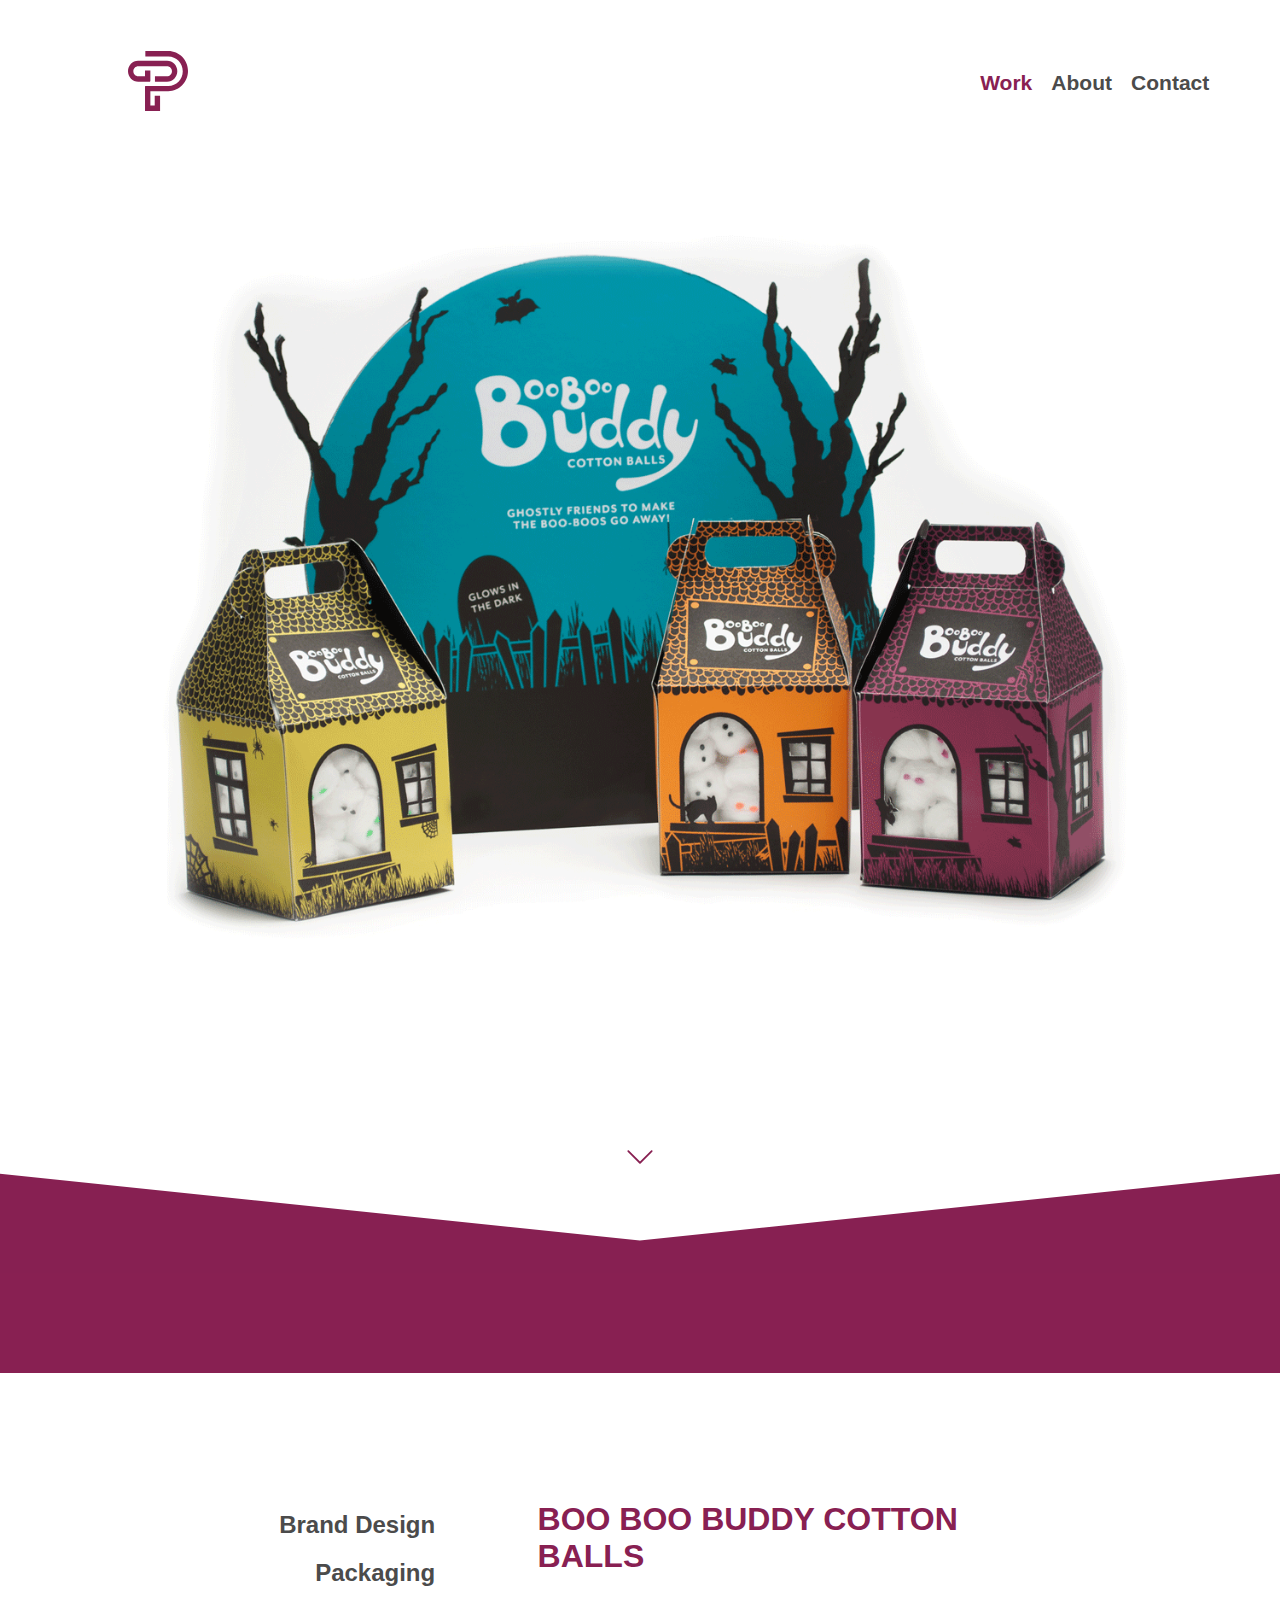
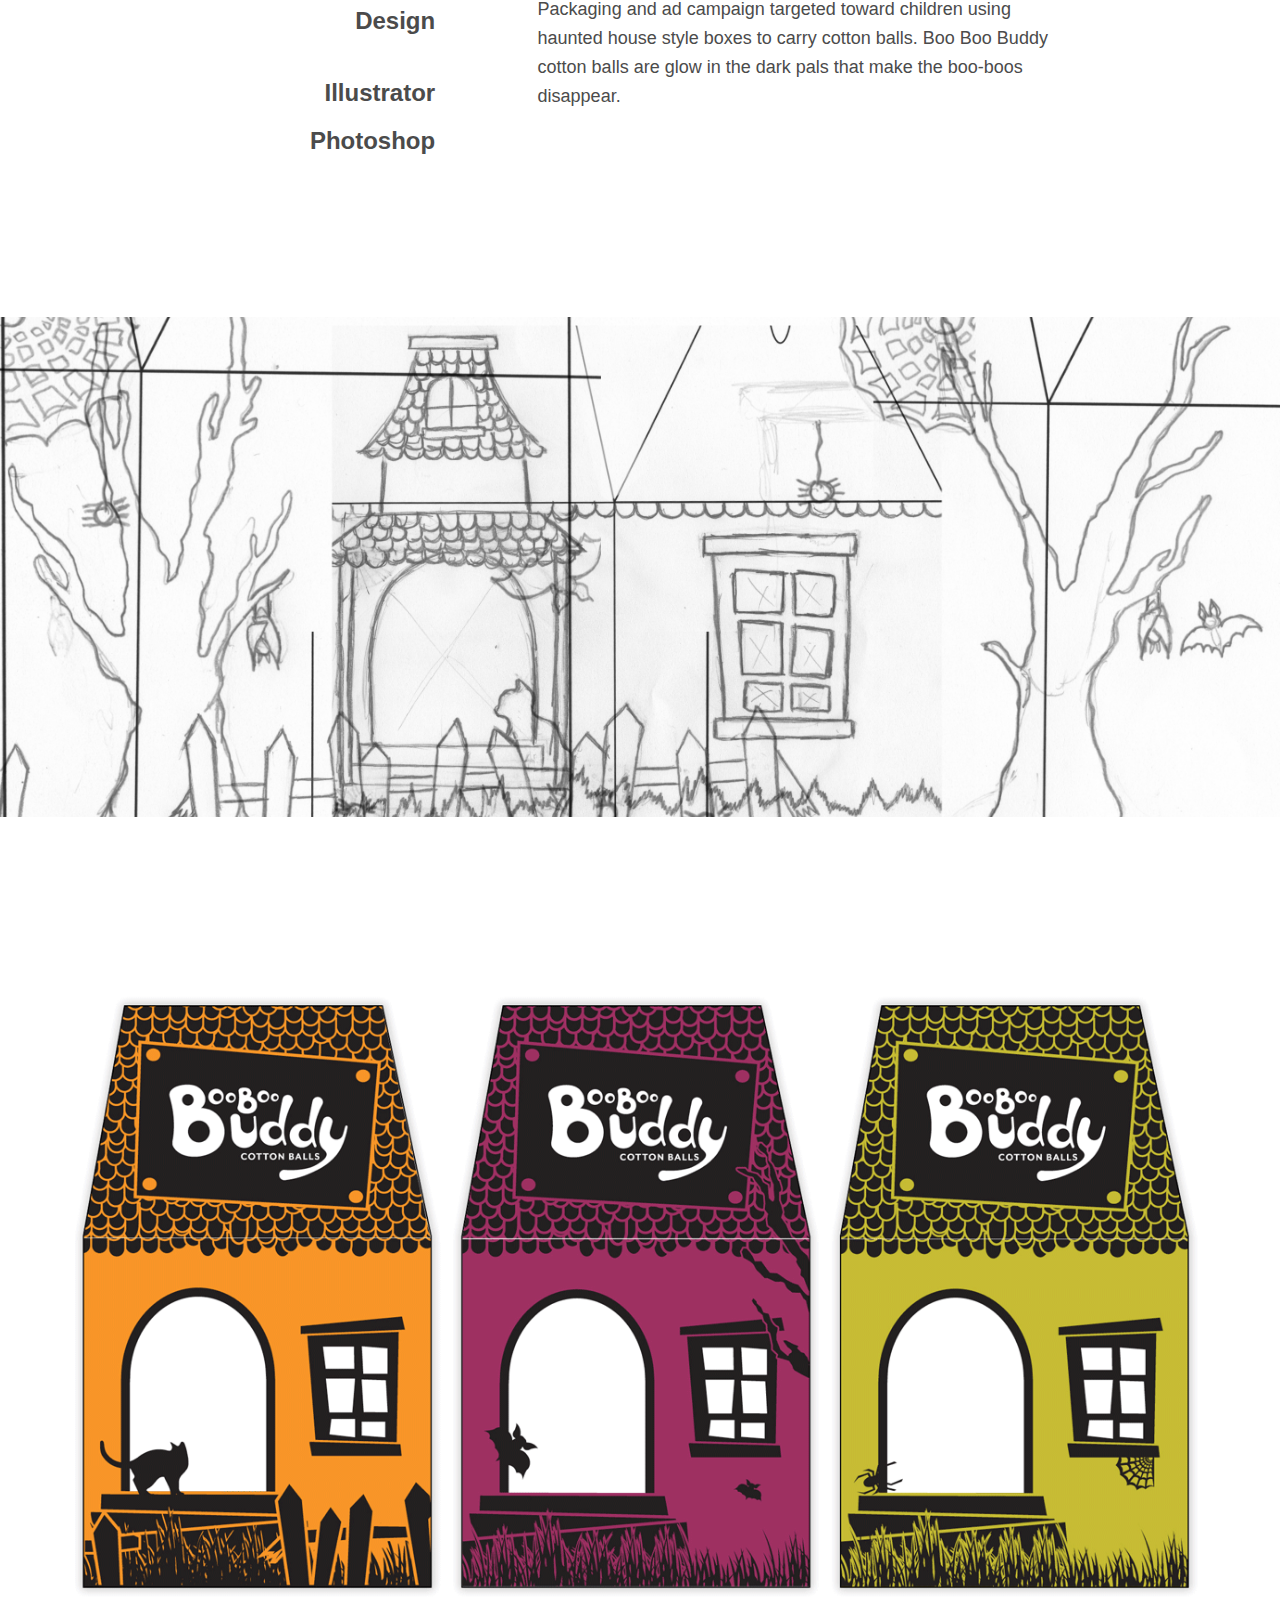
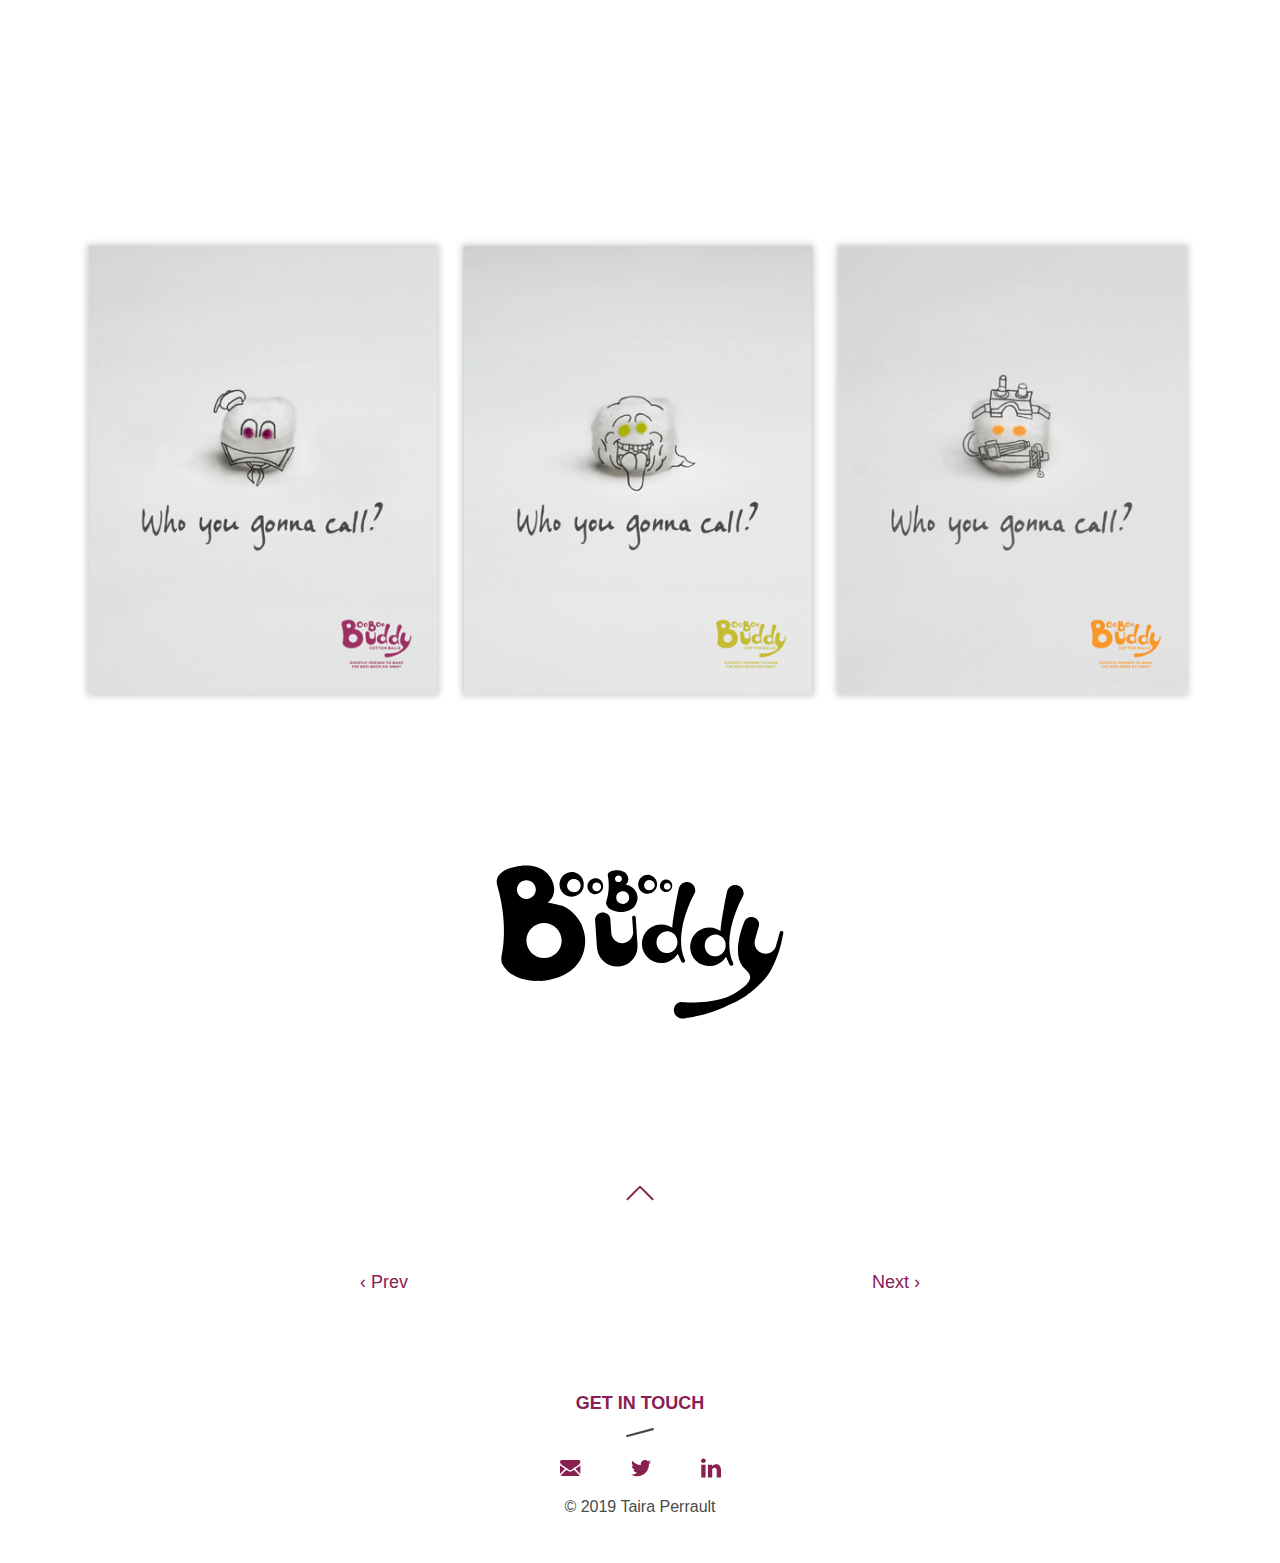
<file: work/booboobuddy.html>
<!doctype html>
<html class="no-js" lang="">
    <head>
        <meta charset="utf-8">
        <meta http-equiv="X-UA-Compatible" content="IE=edge,chrome=1">
        <title>Boo Boo Buddy | Taira Perrault</title>
        <meta name="description" content="">
        <meta name="viewport" content="width=device-width, initial-scale=1">
        <link rel="icon" type="image/x-icon" href="../images/favicon.png" />

    <!-- Font Awesome -->
        <link href="https://maxcdn.bootstrapcdn.com/font-awesome/4.7.0/css/font-awesome.min.css" rel="stylesheet">

    <!-- Custom Styles -->
        <link rel="stylesheet" href="../css/normalize.min.css">
        <link rel="stylesheet" href="../css/main.css">

    <!-- Modernizr helps this page look better on crappy old browsers -->
        <script src="../js/vendor/modernizr-2.8.3.min.js"></script>
    </head>
    <body>
        <!--[if lt IE 8]>
            <p class="browserupgrade">You are using an <strong>outdated</strong> browser.
            Please <a href="http://browsehappy.com/">upgrade your browser</a> to improve your experience.</p>
        <![endif]-->

      <!-- This is where you start! -->
      <header>
        <div class="container">
          <a href="..//"><img src="../images/icon-logo.svg" alt="Taira Perrault" id="page-top"></a>

          <nav>
            <ul>
              <li><a class="nav-active" href="../work.html">Work</a></li>
              <li><a class="nav-inactive" href="../about.html">About</a></li>
              <li><a class="nav-inactive button-open" id="button-open">Contact</a></li>
            </ul>
          </nav>
        </div>
      </header>


      <!-- Main section with image -->
      <main>
        <section class="hero">

          <div class="container">
            <img src="../images/hero-booboobuddy.png" class="hero-image-work" alt="Boo Boo Buddies' cotton ball packaging">
          </div>

          <div class="container">
              <a href="#plum-divider-down"><img src="../images/icon-downarrow.svg" alt="Down Arrow" id="down-arrow"></a>
          </div>
        </section>



        <!-- Plum divider section -->
        <section class="plum-divider" id="plum-divider-down">
          <div class="container">
          </div>
        </section>



        <!-- About this project section -->

                <!-- Intro section -->
        <section class="information top-margin-100">
  				<div class="container container-flex">

  					<div class="column-10"></div>

  					<div class="column-20 side-header gray">

  							<ul class="top-margin-none">
                    <li>Brand Design</li>
                    <li>Packaging Design</li>
  							</ul>

  							<ul>

                    <li>Illustrator</li>
                    <li>Photoshop</li>
  							</ul>


            </div>

  					<div class="column-10"></div>

            <div class="column-50 information-text" >

                <h2>BOO BOO BUDDY COTTON BALLS</h2>
                  <p>Packaging and ad campaign targeted toward children using haunted house style boxes to carry cotton balls. Boo Boo Buddy cotton balls are glow in the dark pals that make the boo-boos disappear.</p>

            </div>

  					<div class="column-10"></div>

  				</div>
        </section>

        <!-- Full width image -->
        <section class="information top-margin-60">
            <div class="container full">

              <div class="image-information full-width" id="booboobuddy-sketches"></div>

            </div>
          </section>


                <!-- Box images -->
        <section class="information top-margin-50">
          <div class="container full">

              <div class="image-information image-smaller">
                <img src="../images/booboobuddy-boxes.png" class="full-image" id="booboobuddy-boxes" alt="Front Illustrations of Cotton Ball Packaging">
              </div>

          </div>
        </section>


        <section class="information top-margin-50">
          <div class="container full">

              <div class="image-information image-smaller">
                <img src="../images/booboobuddy-posters.png" class="full-image" id="booboobuddy-posters" alt="Boo Boo Buddy Poster Advertising">
              </div>

          </div>
        </section>

                <!-- Logo image -->
        <section class="information top-margin-50">
          <div class="container full">

              <div class="image-information image-smaller image-logos">
                <img src="../images/logo-booboobuddy.svg" class="full-image" id="logo-booboobuddy" alt="Boo Boo Buddy Logo">
              </div>

          </div>
        </section>



      <a href="#page-top"><img src="../images/icon-uparrow.svg" alt="Up Arrow" id="up-arrow"></a>


      <div class="container">
        <div class="previous-next">
            <ul>
                <li><a class="previous-next" href="busybus.html">&#8249; Prev</a></li>
                <li><a class="previous-next" href="talkingdoor.html">Next &#8250;</a></li>
            </ul>
        <div>
      </div>


</main>


        <footer>
          <div class="container">
              <h5>GET IN TOUCH</h5>
              <img src="../images/icon-graydash.svg" alt="Gray Dash">

                <ul class="social-icons">
                <!-- Email -->
                  <li>
                      <a href="mailto:hello@tairaperrault.com"><img src="../images/icon-email.svg" alt="Email"></a>
                  </li>

                <!-- Twitter -->
                  <li>
                      <a href="https://twitter.com/tairaperrault?lang=en" target="_blank"><img src="../images/icon-twitter.svg" alt="Twitter"></a>
                  </li>

                <!-- Linkedin-->
                  <li>
                      <a href="https://www.linkedin.com/in/tairaperrault/" target="_blank"><img src="../images/icon-linkedin.svg" alt="LinkedIn"></a>
                  </li>
              </ul>

              <h6>&copy; 2019 Taira Perrault</h6>

            </div>
        </footer>


                <!-- Contact modal-->
            <div class="modal-wrapper closed" id="modal-wrapper">

              <div class="modal closed" id="modal">

                  <a href="..//"><img src="../images/icon-logo.svg" alt="Taira Perrault" class="modal-logo"></a>

                  <div class="button-close" id="button-close">
                      <div class="leftright"></div>
                      <div class="rightleft"></div>
                      <label class="close">CLOSE</label>
                  </div>


                <!-- Modal body-->
                <div class="container">
                  <div class="modal-body">


                    <h5>CONTACT</h5>

                      <a href="mailto:hello@tairaperrault.com" class="contact-email">
                          <span>hello@tairaperrault.com</span>
                      </a>

                  </div>
                </div>


                <!-- Modal footer-->
              <div class="container">
                <div class="modal-footer">

                    <ul class="social-icons">
                    <!-- Email -->
                      <li>
                          <a href="mailto:hello@tairaperrault.com"><img src="../images/icon-email.svg" alt="Email"></a>
                      </li>

                    <!-- Twitter -->
                      <li>
                          <a href="https://twitter.com/tairaperrault?lang=en" target="_blank"><img src="../images/icon-twitter.svg" alt="Twitter"></a>
                      </li>

                    <!-- Linkedin-->
                      <li>
                          <a href="https://www.linkedin.com/in/tairaperrault/" target="_blank"><img src="../images/icon-linkedin.svg" alt="LinkedIn"></a>
                      </li>
                  </ul>

                  <h6>&copy; 2019 Taira Perrault</h6>
                </div>
              </div>

              </div>
            </div>

            <!-- Hamburger modal-->

        <img src="../images/icon-hamburger.svg" class="hamburger-open" id="hamburger-open" alt="Hamburger Menu Icon">

        <div class="hamburger-wrapper closed" id="hamburger-wrapper">

          <div class="hamburger closed" id="hamburger">

              <a href="..//"><img src="../images/icon-logo.svg" alt="Taira Perrault" class="hamburger-logo"></a>

              <div class="hamburger-close" id="hamburger-close">
                  <div class="leftright"></div>
                  <div class="rightleft"></div>
              </div>


            <!-- Modal body-->
            <div class="container">
              <div class="hamburger-body">

                  <ul>
                    <li><a class="nav-inactive" href="../work.html">Work</a></li>
                    <li><a class="nav-inactive" href="../about.html">About</a></li>

                  </ul>

              </div>
            </div>


            <!-- Modal footer-->
          <div class="container">
            <div class="hamburger-footer">

              <h5>GET IN TOUCH</h5>
              <img src="../images/icon-graydash.svg" alt="Gray Dash">

                <ul class="social-icons">
                <!-- Email -->
                  <li>
                      <a href="mailto:hello@tairaperrault.com"><img src="../images/icon-email.svg" alt="Email"></a>
                  </li>

                <!-- Twitter -->
                  <li>
                      <a href="https://twitter.com/tairaperrault?lang=en" target="_blank"><img src="../images/icon-twitter.svg" alt="Twitter"></a>
                  </li>

                <!-- Linkedin-->
                  <li>
                      <a href="https://www.linkedin.com/in/tairaperrault/" target="_blank"><img src="../images/icon-linkedin.svg" alt="LinkedIn"></a>
                  </li>
              </ul>

              <h6>&copy; 2019 Taira Perrault</h6>

            </div>
          </div>

          </div>
        </div>

        <!-- Jquery follwed by your custom javascript. Uncomment jQuery only if needed! -->
        <!-- <script src="//ajax.googleapis.com/ajax/libs/jquery/1.11.2/jquery.min.js"></script> -->
        <script src="../js/main.js"></script>

        <!-- Global site tag (gtag.js) - Google Analytics -->
        <script async src="https://www.googletagmanager.com/gtag/js?id=G-YDNJCPX0JJ"></script>
        <script>
          window.dataLayer = window.dataLayer || [];
          function gtag(){dataLayer.push(arguments);}
          gtag('js', new Date());

          gtag('config', 'G-YDNJCPX0JJ');
        </script>
    </body>
</html>
</file>
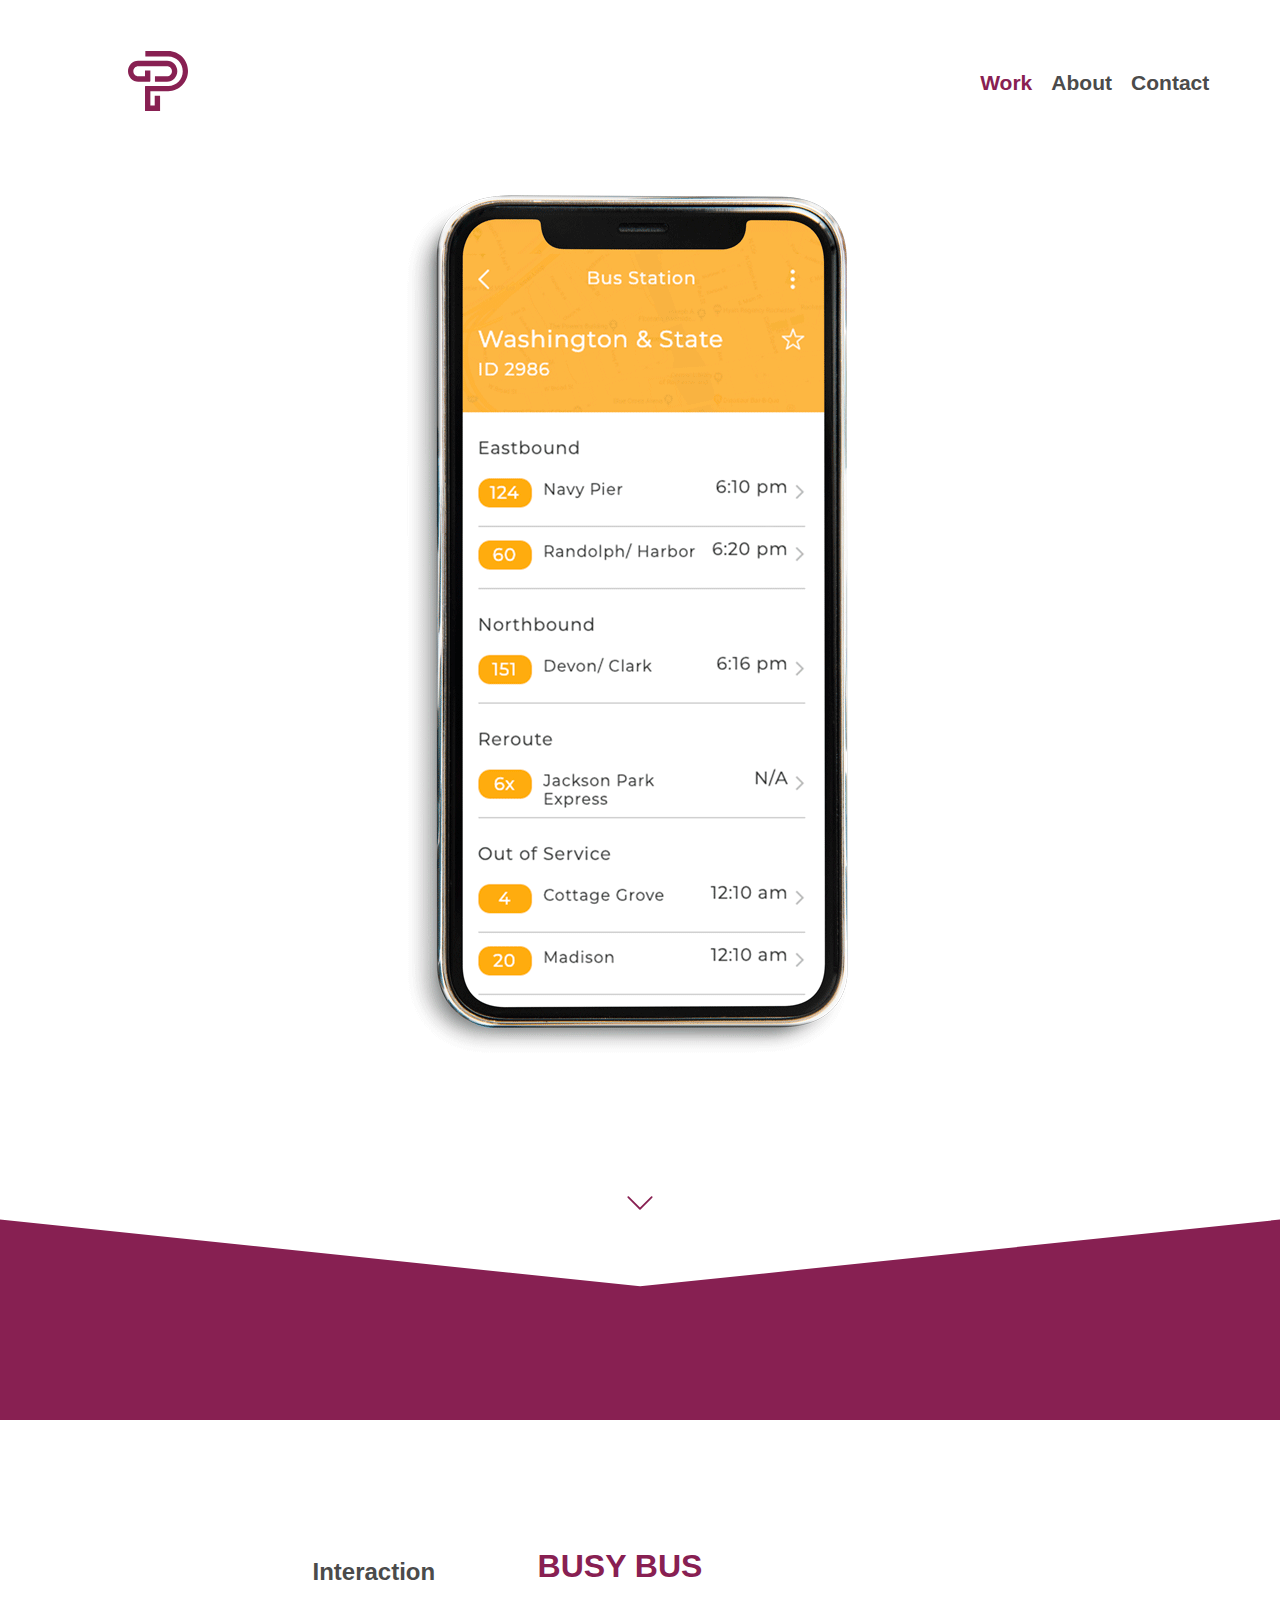
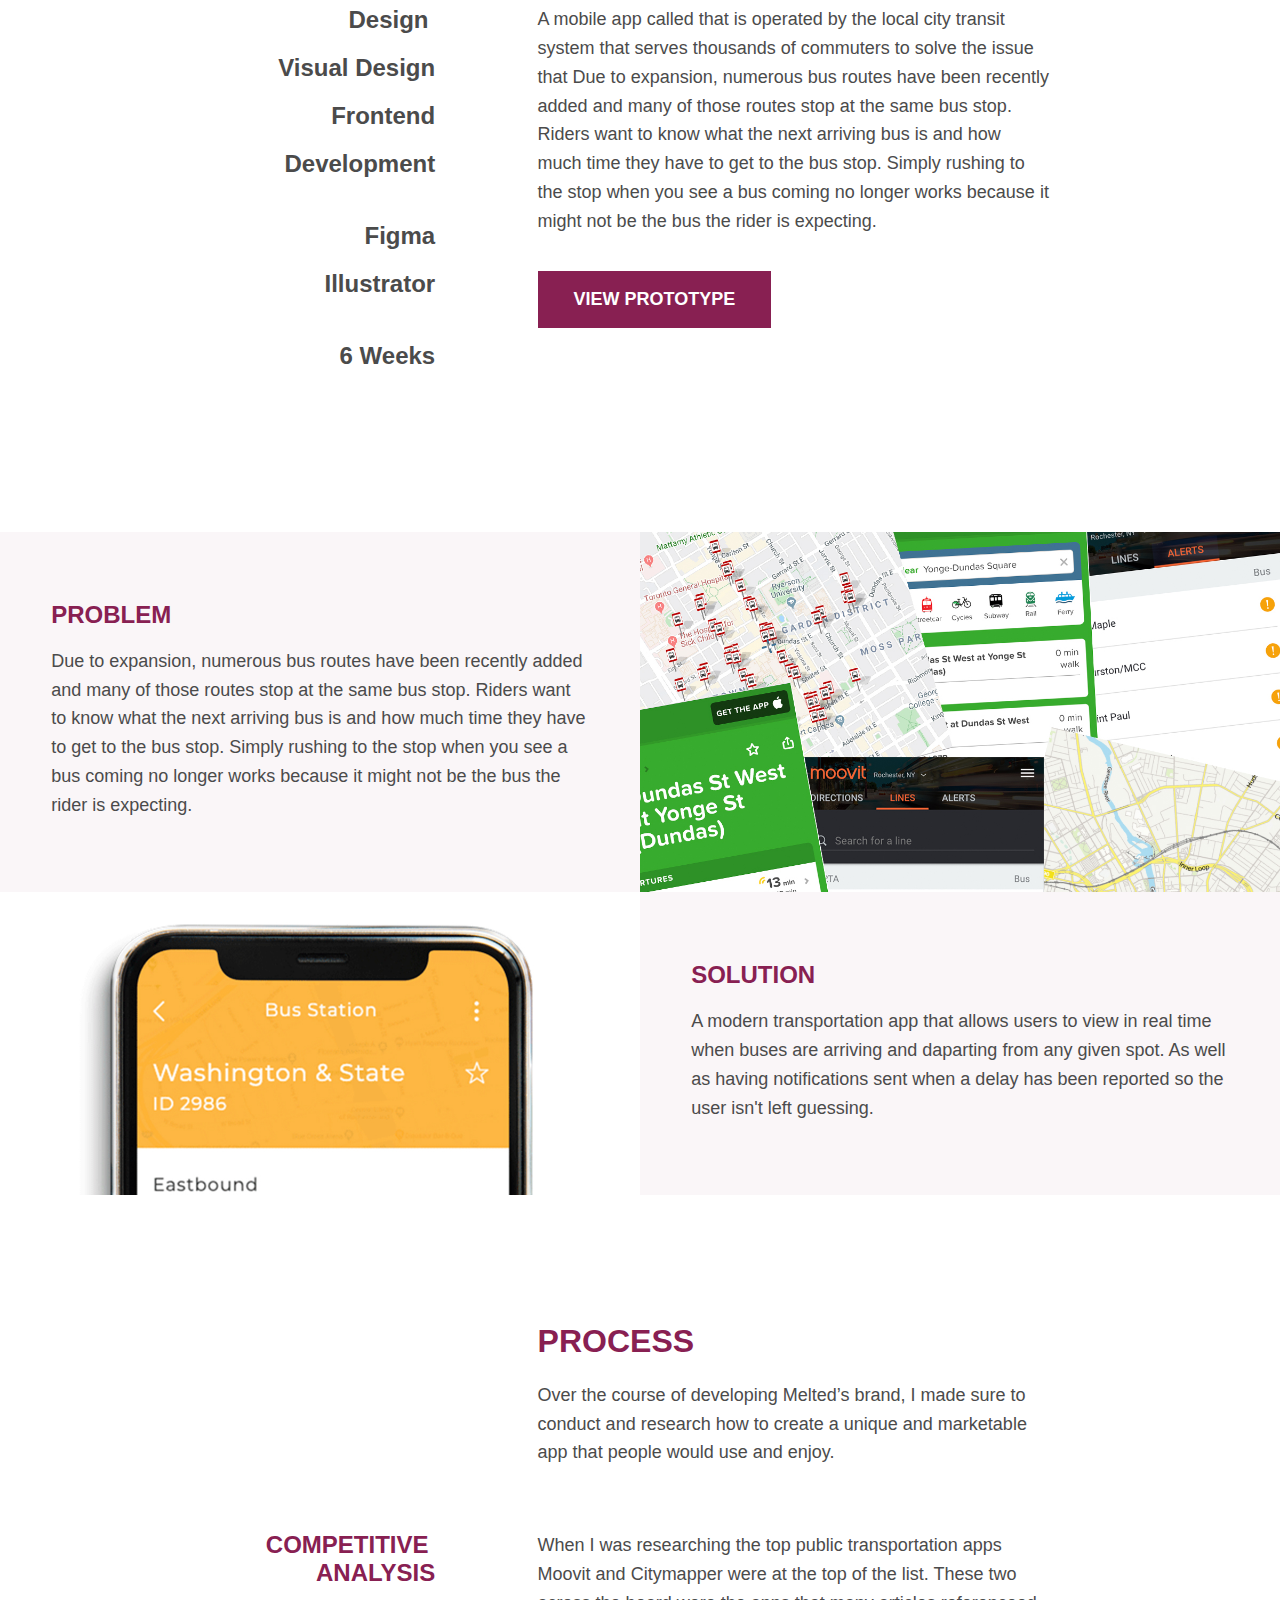
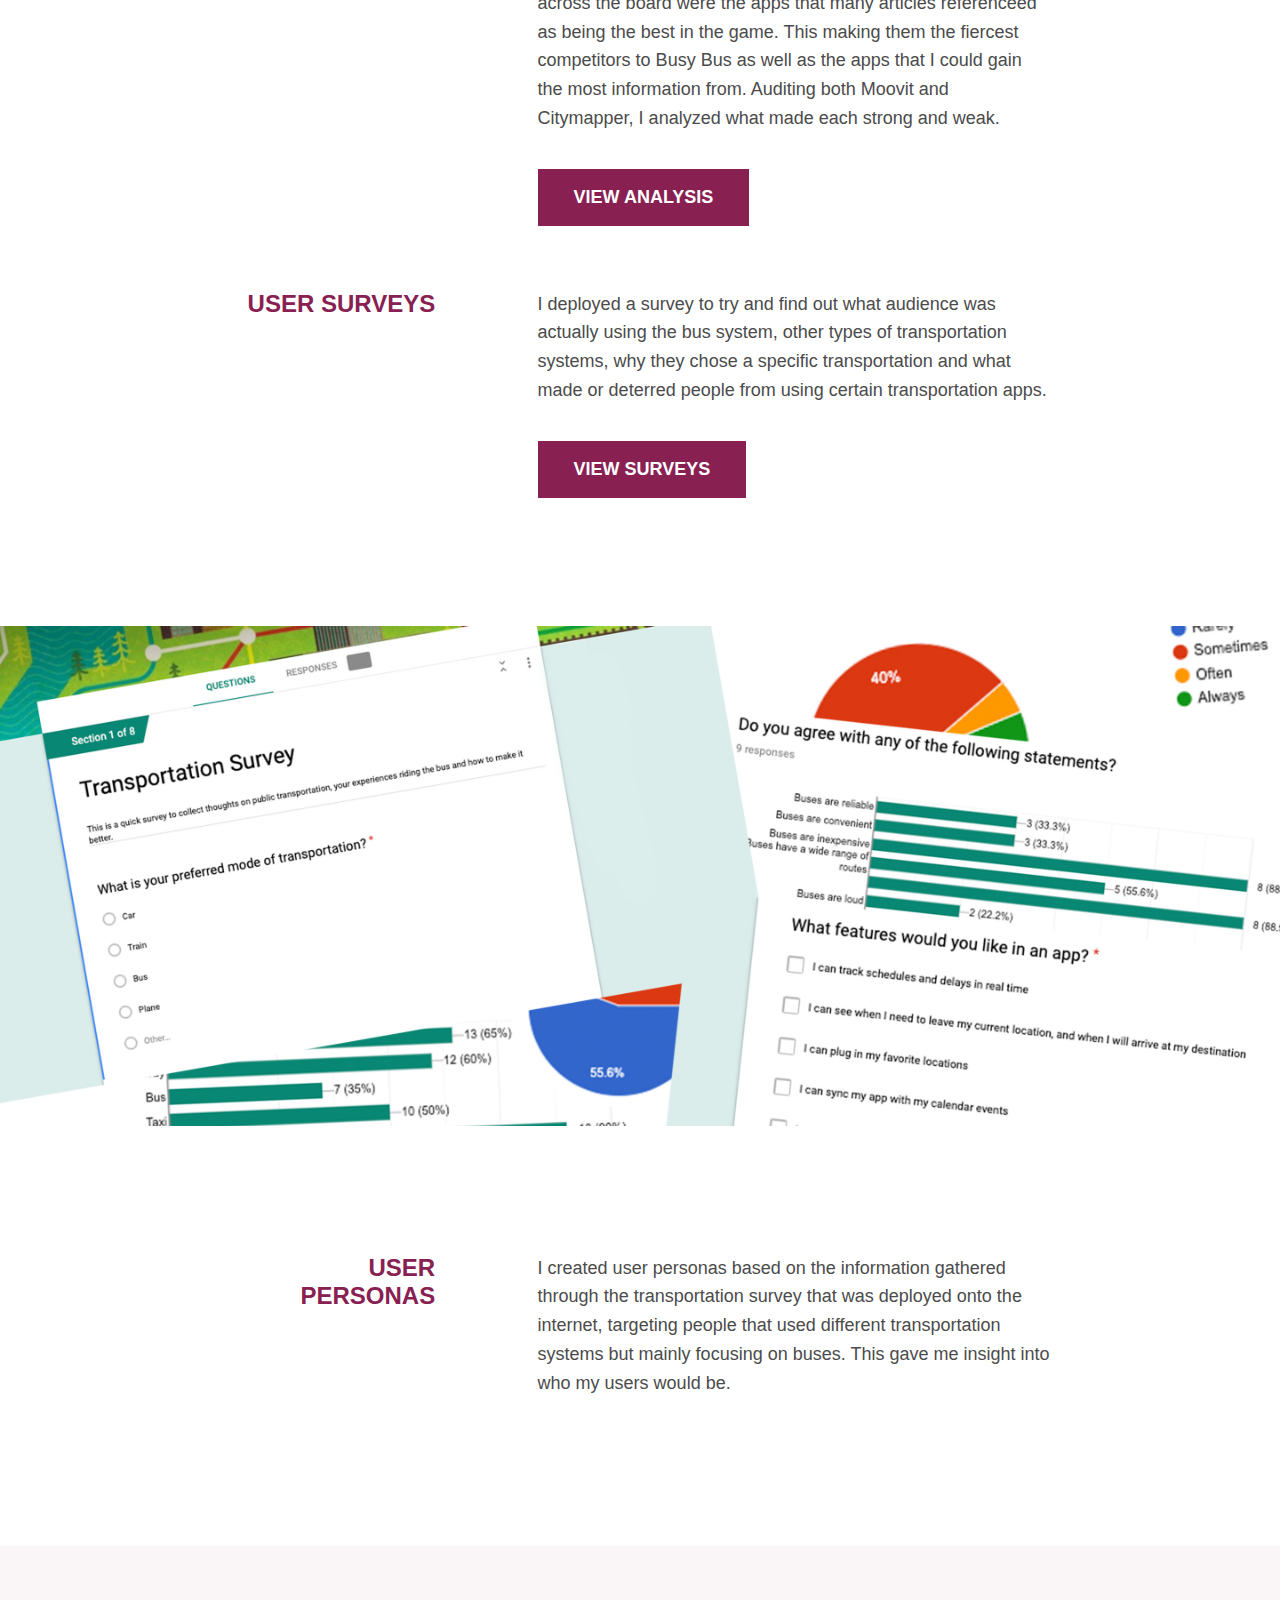
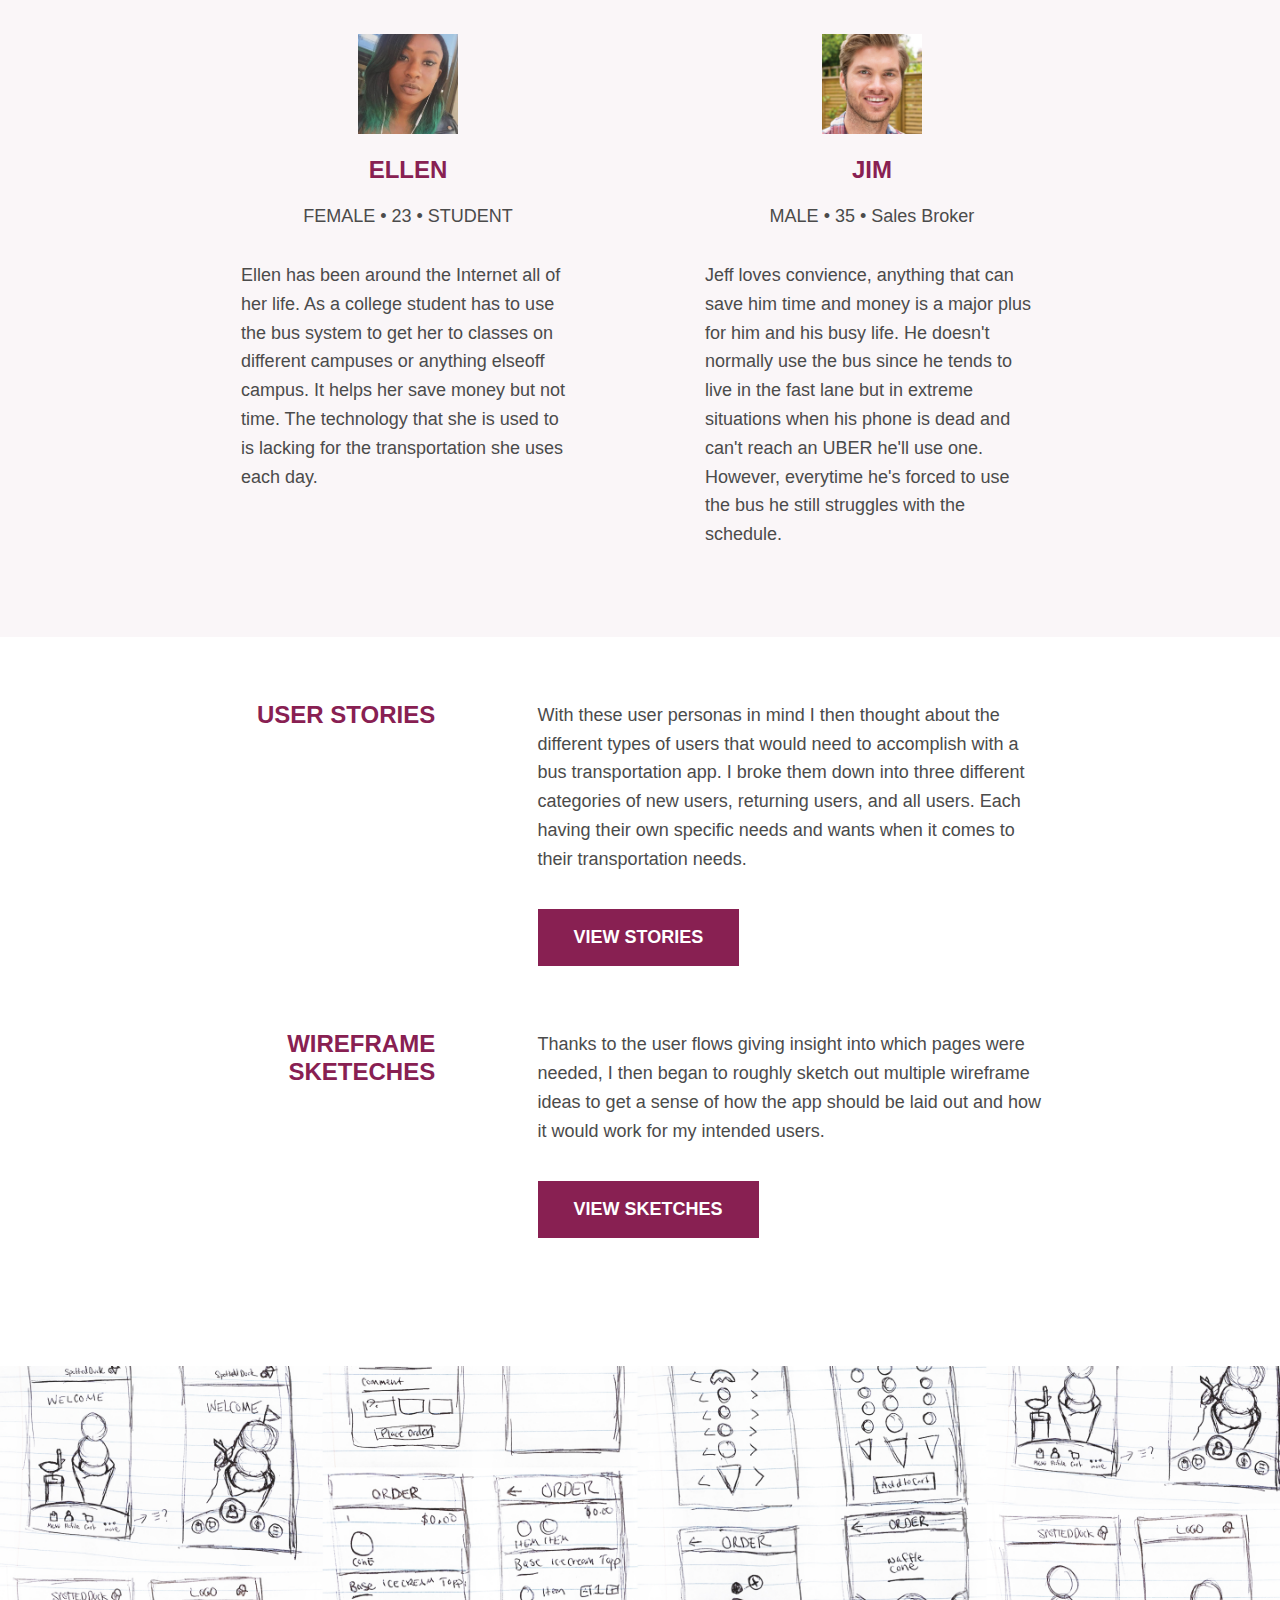
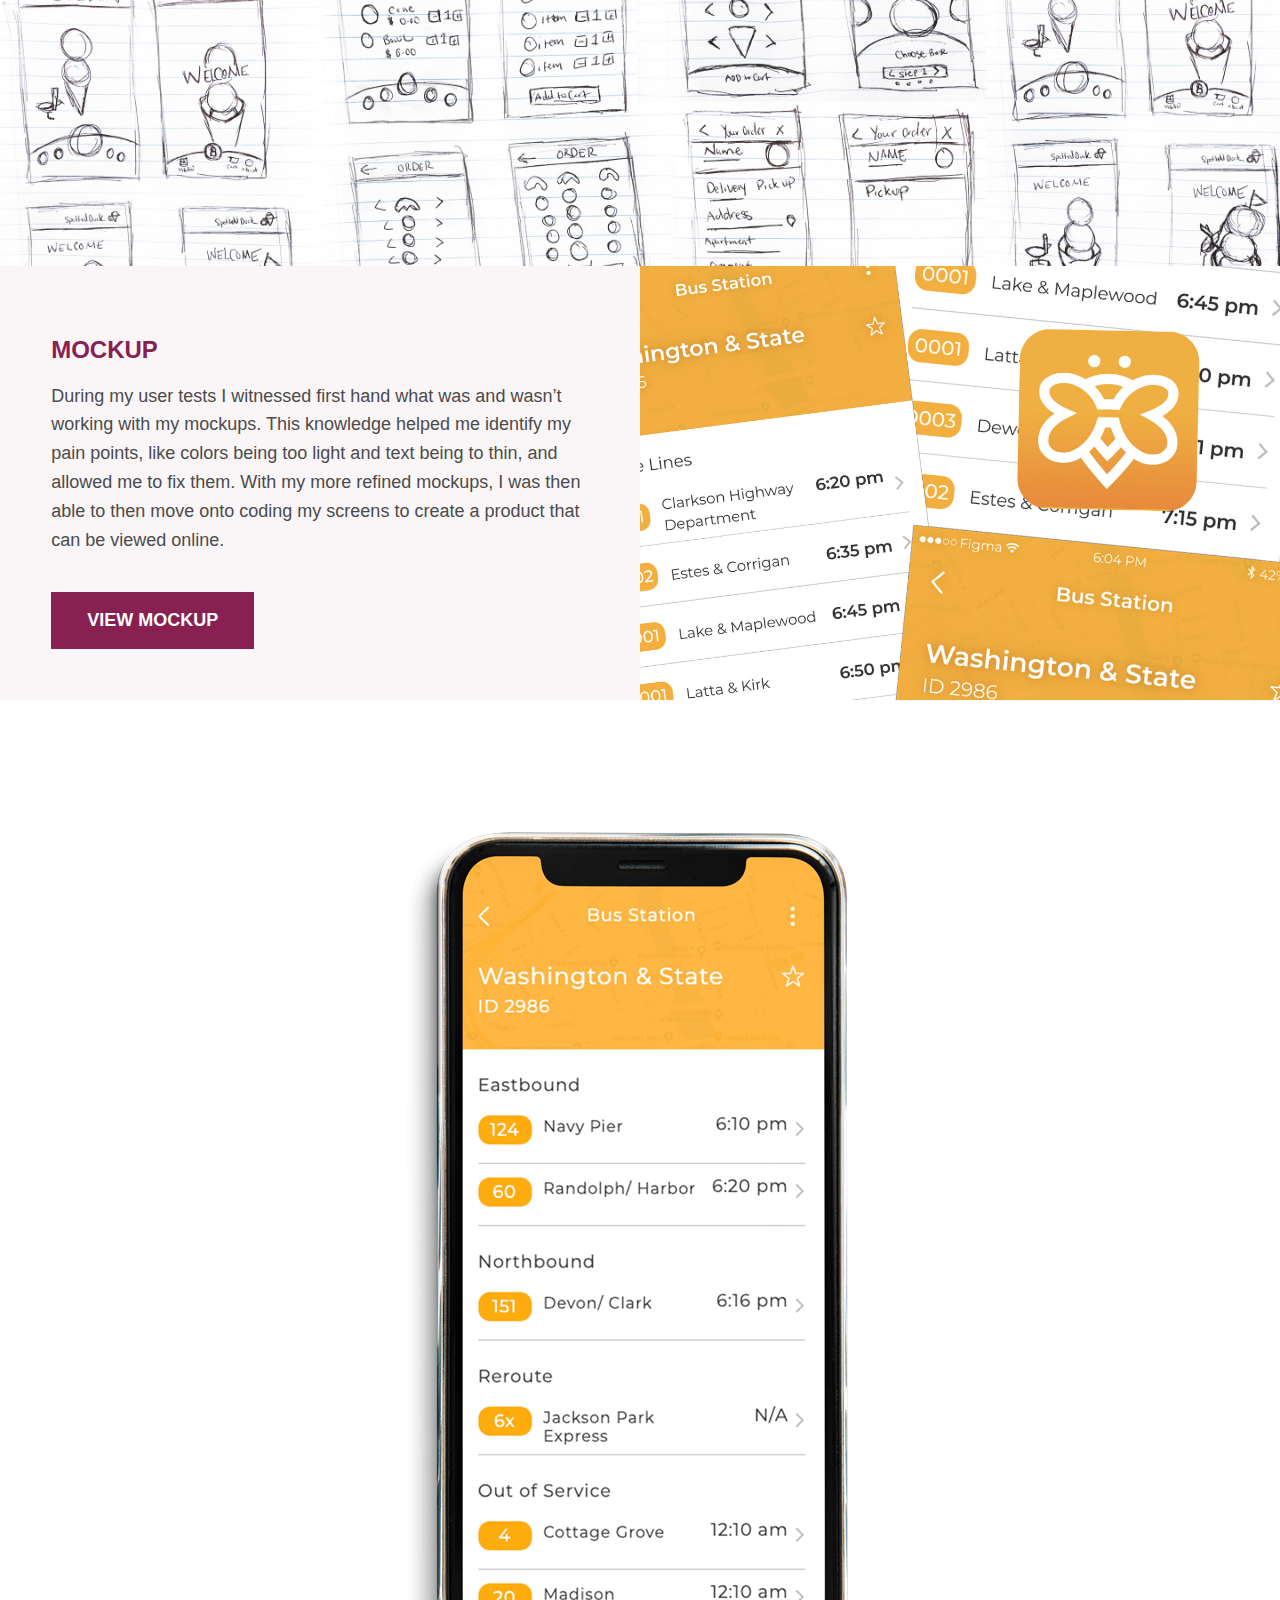
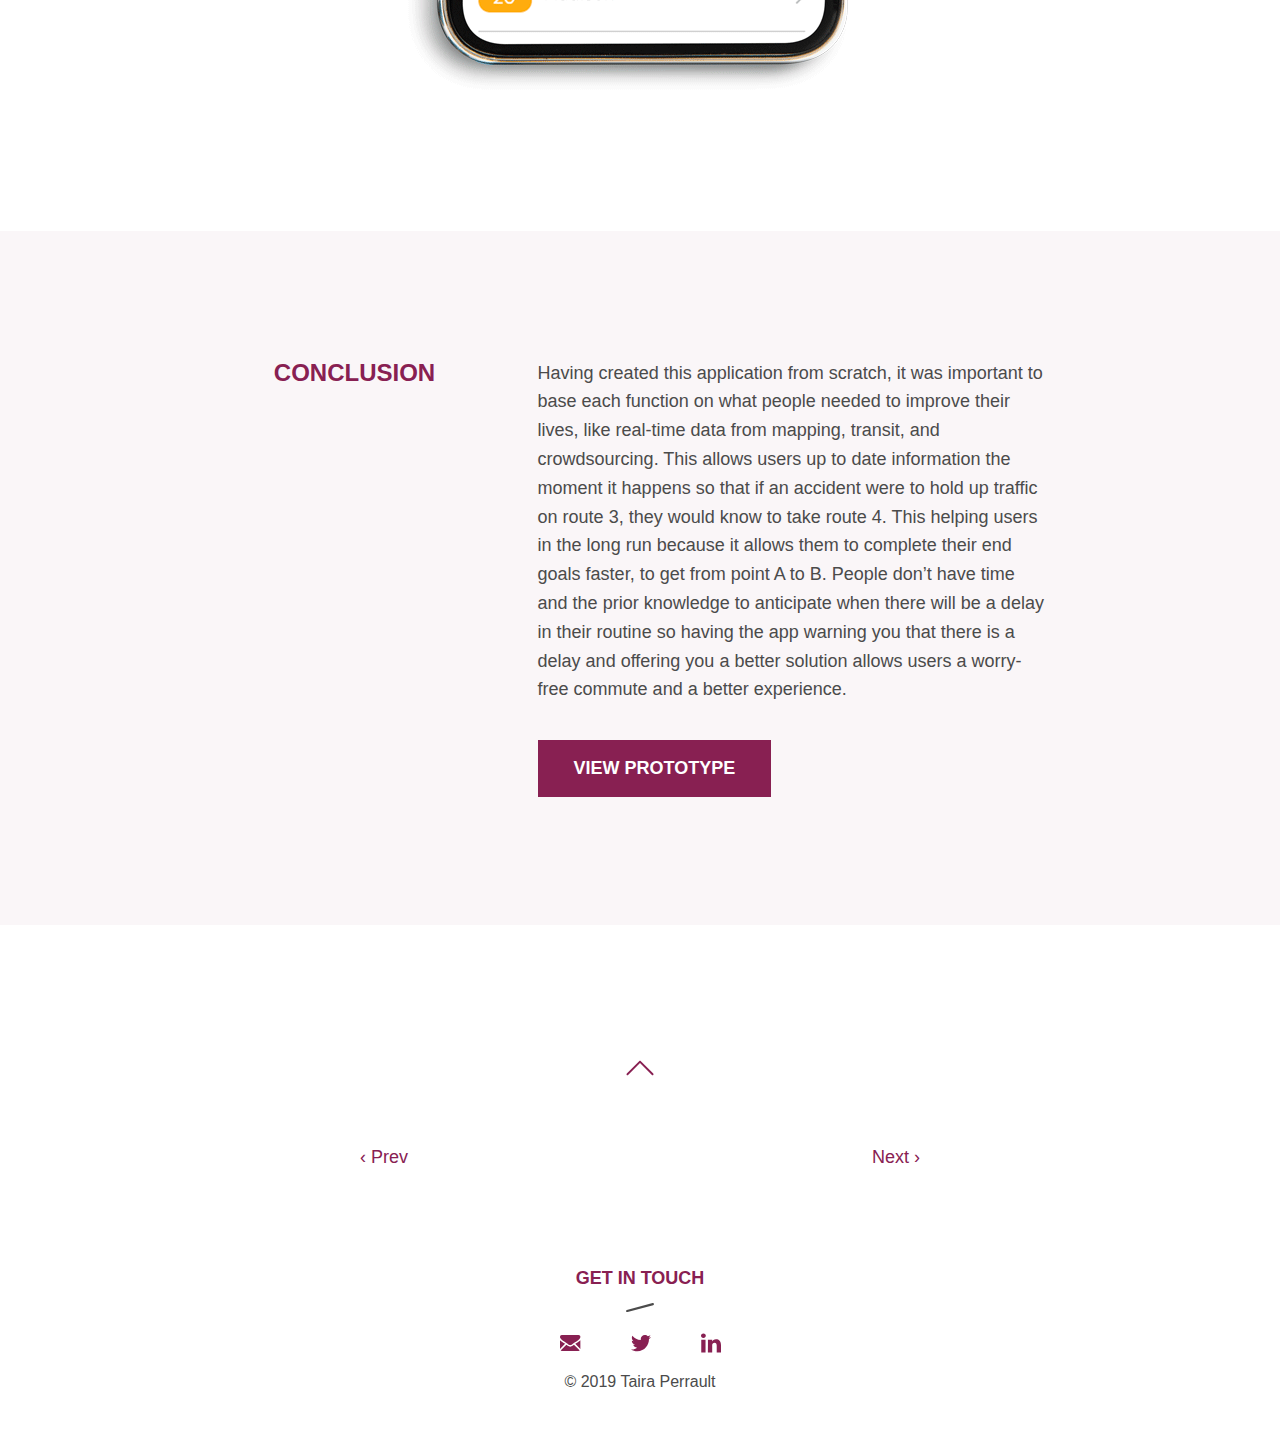
<file: work/busybus.html>
<!doctype html>
<html class="no-js" lang="">
    <head>
        <meta charset="utf-8">
        <meta http-equiv="X-UA-Compatible" content="IE=edge,chrome=1">
        <title>Busy Bus | Taira Perrault</title>
        <meta name="description" content="">
        <meta name="viewport" content="width=device-width, initial-scale=1">
        <link rel="icon" type="image/x-icon" href="../images/favicon.png" />

    <!-- Font Awesome -->
        <link href="https://maxcdn.bootstrapcdn.com/font-awesome/4.7.0/css/font-awesome.min.css" rel="stylesheet">

    <!-- Custom Styles -->
        <link rel="stylesheet" href="../css/normalize.min.css">
        <link rel="stylesheet" href="../css/main.css">

    <!-- Modernizr helps this page look better on crappy old browsers -->
        <script src="../js/vendor/modernizr-2.8.3.min.js"></script>
    </head>
    <body>
        <!--[if lt IE 8]>
            <p class="browserupgrade">You are using an <strong>outdated</strong> browser.
            Please <a href="http://browsehappy.com/">upgrade your browser</a> to improve your experience.</p>
        <![endif]-->

      <!-- This is where you start! -->
      <header>
        <div class="container">
          <a href="..//"><img src="../images/icon-logo.svg" alt="Taira Perrault" id="page-top"></a>

          <nav>
            <ul>
              <li><a class="nav-active" href="../work.html">Work</a></li>
              <li><a class="nav-inactive" href="../about.html">About</a></li>
              <li><a class="nav-inactive button-open" id="button-open">Contact</a></li>
            </ul>
          </nav>
        </div>
      </header>


      <!-- Main section with image -->
      <main>
        <section class="hero">

          <div class="container">
            <img src="../images/hero-busybus.png" class="hero-image-work" alt="Busy Bus Iphone Screen">
          </div>

          <div class="container">
              <a href="#plum-divider-down"><img src="../images/icon-downarrow.svg" alt="Down Arrow" id="down-arrow"></a>
          </div>
        </section>



        <!-- Plum divider section -->
        <section class="plum-divider" id="plum-divider-down">
          <div class="container">
          </div>
        </section>



        <!-- About this project section -->

                <!-- Intro section -->
        <section class="information top-margin-100">
  				<div class="container container-flex">

  					<div class="column-10"></div>

  					<div class="column-20 side-header gray">

  							<ul class="top-margin-none">
                    <li>Interaction Design </li>
                    <li>Visual Design</li>
                    <li>Frontend Development</li>
  							</ul>

  							<ul>
                    <li>Figma</li>
                    <li>Illustrator</li>
  							</ul>

  						 	<ul>
                    <li>6 Weeks</li>
  							</ul>

            </div>

  					<div class="column-10"></div>

            <div class="column-50 information-text" >

                <h2>BUSY BUS</h2>
                  <p>A mobile app called that is operated by the local city transit system that serves thousands of commuters to solve the issue that Due to expansion, numerous bus routes have been recently added and many of those routes stop at the same bus stop. Riders want to know what the next arriving bus is and how much time they have to get to the bus stop. Simply rushing to the stop when you see a bus coming no longer works because it might not be the bus the rider is expecting.</p>

                      <div class="button-action margin-none">
                            <a href="https://tairaperrault.github.io/frontend-challenge/" target="_blank" class="button">VIEW PROTOTYPE</a>
                      </div>
            </div>

  					<div class="column-10"></div>

  				</div>
        </section>


                <!-- Problem section -->
        <section class="information project-light project top-margin-100">
          <div class="container container-reverse full">

            <div class="column-50 information-text half-width-padding">

                <h3>PROBLEM</h3>
                  <p>Due to expansion, numerous bus routes have been recently added and many of those routes stop at the same bus stop. Riders want to know what the next arriving bus is and how much time they have to get to the bus stop. Simply rushing to the stop when you see a bus coming no longer works because it might not be the bus the rider is expecting.</p>
            </div>

            <div class="column-50 image-information" id="busybus-problem"></div>

          </div>
        </section>


                <!-- Solution sections -->
        <section class="information project-light project">
          <div class="container container-flex full">

            <div class="column-50 image-information" id="busybus-solution"></div>

            <div class="column-50 information-text half-width-padding">

                <h3>SOLUTION</h3>
                  <p>A modern transportation app that allows users to view in real time when buses are arriving and daparting from any given spot. As well as having notifications sent when a delay has been reported so the user isn't left guessing.
                  </p>
            </div>

          </div>
        </section>


                <!-- Process section -->
        <section class="information top-margin-100">
          <div class="container container-flex">

            <div class="column-10"></div>

            <div class="column-20 side-header-plum">
            </div>

            <div class="column-10"></div>

            <div class="column-50 information-text process">

                <h2>PROCESS</h2>
                  <p>Over the course of developing Melted’s brand, I made sure to conduct and research how to create a unique and marketable app that people would use and enjoy.</p>

            </div>

            <div class="column-10"></div>

          </div>
        </section>


                <!-- Competitive analysis section -->
        <section class="information top-margin-60">
  				<div class="container container-flex">

            <div class="column-10"></div>

            <div class="column-20 side-header-plum">

  							<h3>COMPETITIVE  ANALYSIS</h3>
            </div>

            <div class="column-10"></div>

            <div class="column-50 information-text">

                  <p>When I was researching the top public transportation apps Moovit and Citymapper were at the top of the list. These two across the board were the apps that many articles referenceed as being the best in the game. This making them the fiercest competitors to Busy Bus as well as the apps that I could gain the most information from. Auditing both Moovit and Citymapper, I analyzed what made each strong and weak.</p>

                      <div class="button-action margin-none">
                            <a href="https://drive.google.com/file/d/1argRJtKhvYzyYekRoDdiU4OwROM7k1Qc/view?usp=sharing" target="_blank" class="button">VIEW ANALYSIS</a>
                      </div>
            </div>

            <div class="column-10"></div>

  				</div>
        </section>


                <!-- User surveys section -->
        <section class="information top-margin-60">
          <div class="container container-flex">

            <div class="column-10"></div>

            <div class="column-20 side-header-plum">

                <h3>USER SURVEYS</h3>
            </div>

            <div class="column-10"></div>

            <div class="column-50 information-text">

                  <p>I deployed a survey to try and find out what audience was actually using the bus system, other types of transportation systems, why they chose a specific transportation and what made or deterred people from using certain transportation apps. </p>

                      <div class="button-action margin-none">
                            <a href="https://docs.google.com/forms/d/e/1FAIpQLScxcpJbuUZei-QBBXF8Uo_EeYjB3R6kRxpMBcI3z775mdZ7og/viewform?usp=sf_link" target="_blank" class="button">VIEW SURVEYS</a>
                      </div>
            </div>

            <div class="column-10"></div>

          </div>
        </section>


                <!-- User surveys image -->
        <section class="information top-margin-60">
          <div class="container full">

            <div class="image-information full-width" id="busybus-surveys"></div>

          </div>
        </section>


                <!-- User personas section -->
        <section class="information" id="melted-personas">
          <div class="container container-flex">

            <div class="column-10"></div>

            <div class="column-20 side-header-plum">

                <h3>USER PERSONAS</h3>
            </div>

            <div class="column-10"></div>

            <div class="column-50 information-text">

                  <p>I created user personas based on the information gathered through the transportation survey that was deployed onto the internet, targeting people that used different transportation systems but mainly focusing on buses. This gave me insight into who my users would be.</p>

            </div>

            <div class="column-10"></div>

          </div>
        </section>


                <!-- User profiles  section -->
        <section class="information project-light" id="melted-profiles">
          <div class="container container-flex">

            <div class="column-5"></div>

            <div class="column-40 information text" id="ellen">
                <img src="../images/busybus-ellen.jpg" alt="Student Female">

                    <h3>ELLEN</h3>
                      <p id="subtext">FEMALE • 23 • STUDENT</p>

                      <p id="left">Ellen has been around the Internet all of her life. As a college student has to use the bus system to get her to classes on different campuses or anything elseoff campus. It helps her save money but not time. The technology that she is used to is lacking for the transportation she uses each day.</p>
            </div>

            <div class="column-10"></div>

            <div class="column-40 information text" id="jim">
                <img src="../images/busybus-jim.jpg" alt="Millennial Male">

                    <h3>JIM</h3>
                      <p id="subtext">MALE • 35 • Sales Broker</p>

                      <p id="left">Jeff loves convience, anything that can save him time and money is a major plus for him and his busy life. He doesn't normally use the bus since he tends to live in the fast lane but in extreme situations when his phone is dead and can't reach an UBER he'll use one. However, everytime he's forced to use the bus he still struggles with the schedule. </p>
            </div>

            <div class="column-5"></div>

          </div>
        </section>

                <!-- User stories section -->
        <section class="information top-margin-60">
          <div class="container container-flex">

            <div class="column-10"></div>

            <div class="column-20 side-header-plum">

                <h3>USER STORIES</h3>
            </div>

            <div class="column-10"></div>

            <div class="column-50 information-text">

                  <p>With these user personas in mind I then thought about the different types of users that would need to accomplish with a bus transportation app. I broke them down into three different categories of new users, returning users, and all users. Each having their own specific needs and wants when it comes to their transportation needs.</p>

                      <div class="button-action margin-none">
                            <a href="https://docs.google.com/spreadsheets/d/10x-RjVktG68XW92bf4Gx2CowgR99uBaRQX9FTs01Uqg/edit?usp=sharing" target="_blank" class="button">VIEW STORIES</a>
                      </div>
            </div>

            <div class="column-10"></div>

          </div>
        </section>

                <!-- Wireframe sketches section -->
        <section class="information top-margin-60">
          <div class="container container-flex">

            <div class="column-10"></div>

            <div class="column-20 side-header-plum">

                <h3>WIREFRAME SKETECHES</h3>
            </div>

            <div class="column-10"></div>

            <div class="column-50 information-text">

                  <p>Thanks to the user flows giving insight into which pages were needed, I then began to roughly sketch out multiple wireframe ideas to get a sense of how the app should be laid out and how it would work for my intended users.</p>

                      <div class="button-action margin-none">
                            <a href="https://drive.google.com/open?id=1zv-UU5t2pYnXXDwuoH4e72NJN13F4VuT" target="_blank" class="button">VIEW SKETCHES</a>
                      </div>
            </div>

            <div class="column-10"></div>

          </div>
        </section>


                <!-- Wireframe sketches image -->
        <section class="information top-margin-100">
          <div class="container full">

            <div class="image-information full-width" id="melted-sketches"></div>

          </div>
        </section>



                <!-- Prototypes section -->
        <section class="information project-light project">
          <div class="container container-reverse full">


            <div class="column-50 information-text half-width-padding">

                <h3>MOCKUP</h3>
                  <p>During my user tests I witnessed first hand what was and wasn’t working with my mockups. This knowledge helped me identify my pain points, like colors being too light and text being to thin, and allowed me to fix them. With my more refined mockups, I was then able to then move onto coding my screens to create a product that can be viewed online.</p>

                  <div class="button-action margin-none">
                        <a href="https://www.figma.com/file/Apg1OYtEtJmZcs6qlJsKff/Checkpoint-17---BusyBus" target="_blank" class="button">VIEW MOCKUP</a>
                  </div>

            </div>

            <div class="column-50 image-information" id="busybus-prototypes"></div>

          </div>
        </section>



                <!-- Second hero image -->

        <section class="hero2">

          <div class="container">
            <img src="../images/hero-busybus.png" class="hero-image-work" id="hero-busybus2" alt="Busy Bus Iphone Screen">
          </div>

        </section>


                <!-- conclusion section -->
        <section class="information project-light" id="busybus-conclusion">
          <div class="container container-flex">

            <div class="column-10"></div>

            <div class="column-20 side-header-plum">

                <h3>Conclusion</h3>
            </div>

            <div class="column-10"></div>

            <div class="column-50 information-text">

              <p>Having created this application from scratch, it was important to base each function on what people needed to improve their lives, like real-time data from mapping, transit, and crowdsourcing. This allows users up to date information the moment it happens so that if an accident were to hold up traffic on route 3, they would know to take route 4. This helping users in the long run because it allows them to complete their end goals faster, to get from point A to B. People don’t have time and the prior knowledge to anticipate when there will be a delay in their routine so having the app warning you that there is a delay and offering you a better solution allows users a worry-free commute and a better experience.</p>

              <div class="button-action margin-none">
                      <a href="https://tairaperrault.github.io/frontend-challenge/" target="_blank" class="button">VIEW PROTOTYPE</a>
              </div>

            </div>

            <div class="column-10"></div>


          </div>
        </section>

      <a href="#page-top"><img src="../images/icon-uparrow.svg" alt="Up Arrow" id="up-arrow"></a>


      <div class="container">
        <div class="previous-next">
            <ul>
                <li><a class="previous-next" href="horizonrewards.html">&#8249; Prev</a></li>
                <li><a class="previous-next" href="booboobuddy.html">Next &#8250;</a></li>
            </ul>
        <div>
      </div>


</main>


        <footer>
          <div class="container">
              <h5>GET IN TOUCH</h5>
              <img src="../images/icon-graydash.svg" alt="Gray Dash">

                <ul class="social-icons">
                <!-- Email -->
                  <li>
                      <a href="mailto:hello@tairaperrault.com"><img src="../images/icon-email.svg" alt="Email"></a>
                  </li>

                <!-- Twitter -->
                  <li>
                      <a href="https://twitter.com/tairaperrault?lang=en" target="_blank"><img src="../images/icon-twitter.svg" alt="Twitter"></a>
                  </li>

                <!-- Linkedin-->
                  <li>
                      <a href="https://www.linkedin.com/in/tairaperrault/" target="_blank"><img src="../images/icon-linkedin.svg" alt="LinkedIn"></a>
                  </li>
              </ul>

              <h6>&copy; 2019 Taira Perrault</h6>

            </div>
        </footer>


                <!-- Contact modal-->
            <div class="modal-wrapper closed" id="modal-wrapper">

              <div class="modal closed" id="modal">

                  <a href="..//"><img src="../images/icon-logo.svg" alt="Taira Perrault" class="modal-logo"></a>

                  <div class="button-close" id="button-close">
                      <div class="leftright"></div>
                      <div class="rightleft"></div>
                      <label class="close">CLOSE</label>
                  </div>


                <!-- Modal body-->
                <div class="container">
                  <div class="modal-body">


                    <h5>CONTACT</h5>

                      <a href="mailto:hello@tairaperrault.com" class="contact-email">
                          <span>hello@tairaperrault.com</span>
                      </a>

                  </div>
                </div>


                <!-- Modal footer-->
              <div class="container">
                <div class="modal-footer">

                    <ul class="social-icons">
                    <!-- Email -->
                      <li>
                          <a href="mailto:hello@tairaperrault.com"><img src="../images/icon-email.svg" alt="Email"></a>
                      </li>

                    <!-- Twitter -->
                      <li>
                          <a href="https://twitter.com/tairaperrault?lang=en" target="_blank"><img src="../images/icon-twitter.svg" alt="Twitter"></a>
                      </li>

                    <!-- Linkedin-->
                      <li>
                          <a href="https://www.linkedin.com/in/tairaperrault/" target="_blank"><img src="../images/icon-linkedin.svg" alt="LinkedIn"></a>
                      </li>
                  </ul>

                  <h6>&copy; 2019 Taira Perrault</h6>
                </div>
              </div>

              </div>
            </div>

            <!-- Hamburger modal-->

        <img src="../images/icon-hamburger.svg" class="hamburger-open" id="hamburger-open" alt="Hamburger Menu Icon">

        <div class="hamburger-wrapper closed" id="hamburger-wrapper">

          <div class="hamburger closed" id="hamburger">

              <a href="..//"><img src="../images/icon-logo.svg" alt="Taira Perrault" class="hamburger-logo"></a>

              <div class="hamburger-close" id="hamburger-close">
                  <div class="leftright"></div>
                  <div class="rightleft"></div>
              </div>


            <!-- Modal body-->
            <div class="container">
              <div class="hamburger-body">

                  <ul>
                    <li><a class="nav-inactive" href="../work.html">Work</a></li>
                    <li><a class="nav-inactive" href="../about.html">About</a></li>

                  </ul>

              </div>
            </div>


            <!-- Modal footer-->
          <div class="container">
            <div class="hamburger-footer">

              <h5>GET IN TOUCH</h5>
              <img src="../images/icon-graydash.svg" alt="Gray Dash">

                <ul class="social-icons">
                <!-- Email -->
                  <li>
                      <a href="mailto:hello@tairaperrault.com"><img src="../images/icon-email.svg" alt="Email"></a>
                  </li>

                <!-- Twitter -->
                  <li>
                      <a href="https://twitter.com/tairaperrault?lang=en" target="_blank"><img src="../images/icon-twitter.svg" alt="Twitter"></a>
                  </li>

                <!-- Linkedin-->
                  <li>
                      <a href="https://www.linkedin.com/in/tairaperrault/" target="_blank"><img src="../images/icon-linkedin.svg" alt="LinkedIn"></a>
                  </li>
              </ul>

              <h6>&copy; 2019 Taira Perrault</h6>

            </div>
          </div>

          </div>
        </div>

        <!-- Jquery follwed by your custom javascript. Uncomment jQuery only if needed! -->
        <!-- <script src="//ajax.googleapis.com/ajax/libs/jquery/1.11.2/jquery.min.js"></script> -->
        <script src="../js/main.js"></script>

        <!-- Global site tag (gtag.js) - Google Analytics -->
        <script async src="https://www.googletagmanager.com/gtag/js?id=G-YDNJCPX0JJ"></script>
        <script>
          window.dataLayer = window.dataLayer || [];
          function gtag(){dataLayer.push(arguments);}
          gtag('js', new Date());

          gtag('config', 'G-YDNJCPX0JJ');
        </script>
    </body>
</html>
</file>
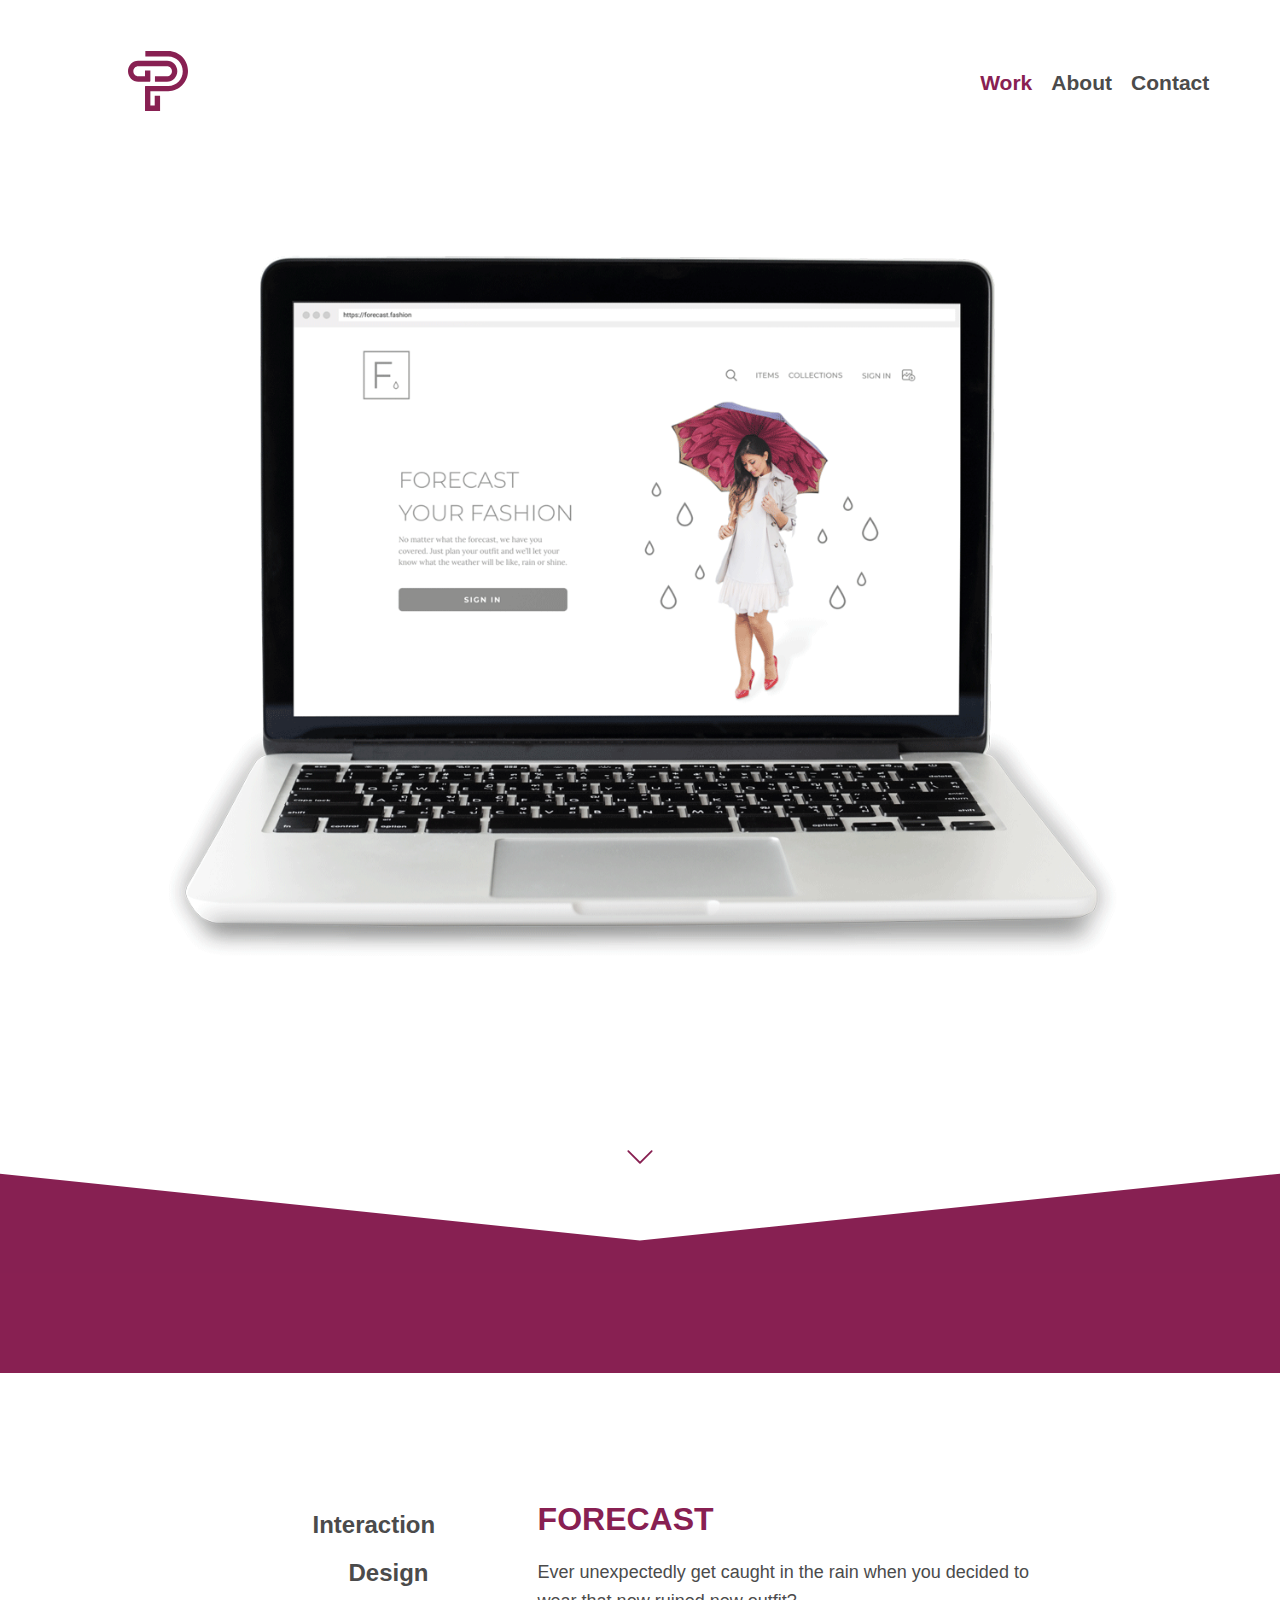
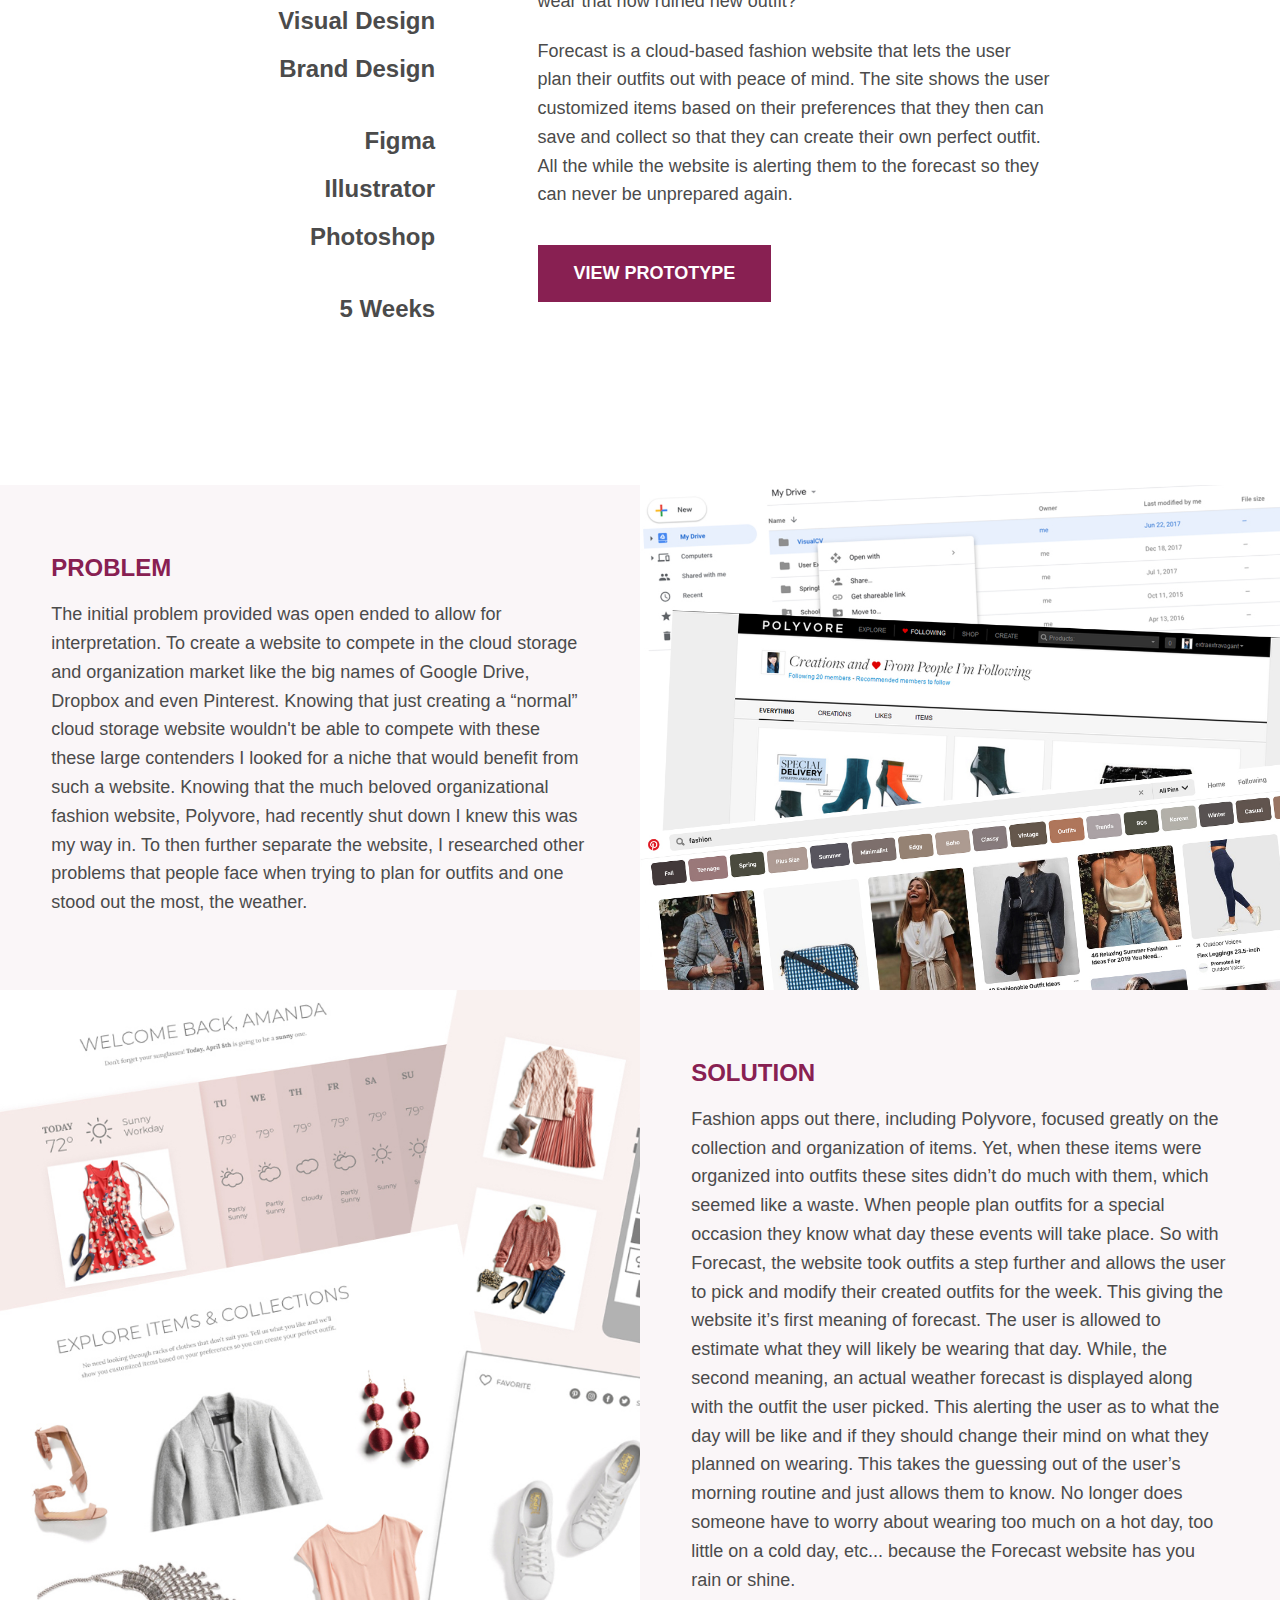
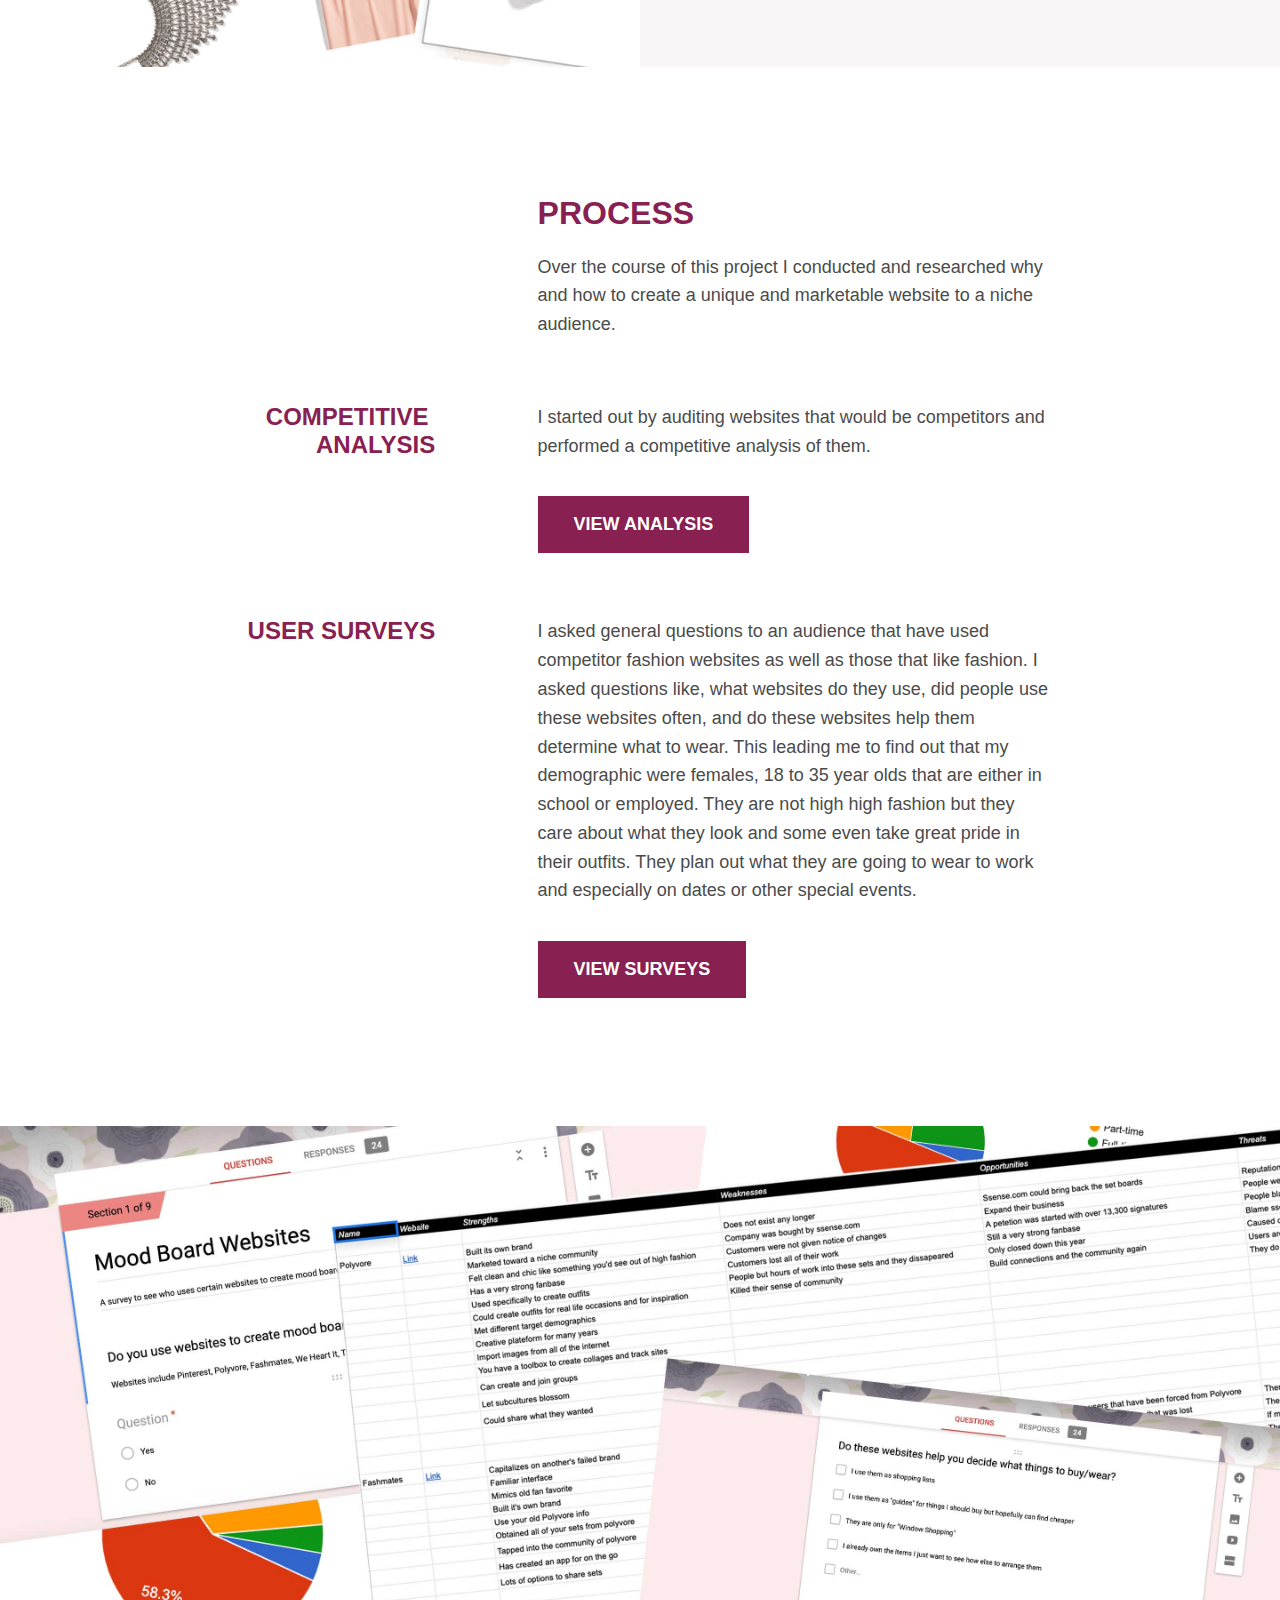
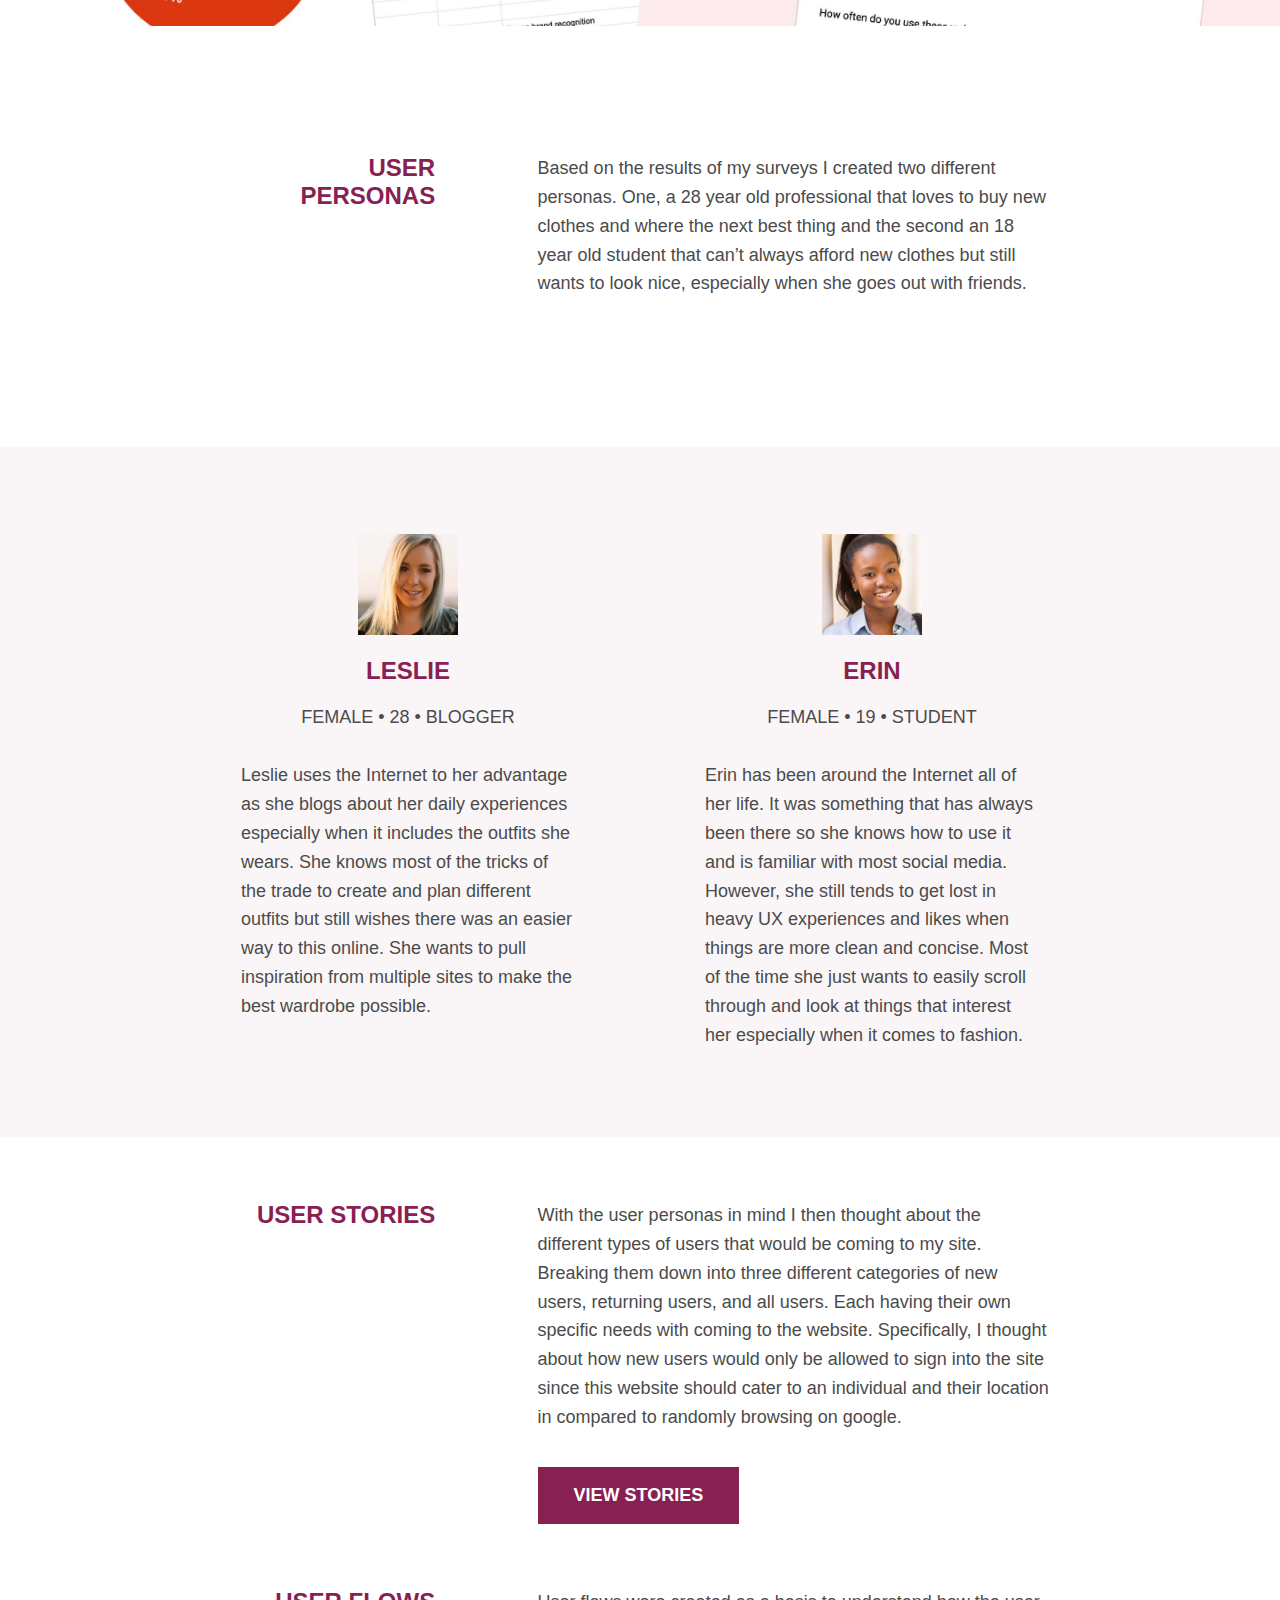
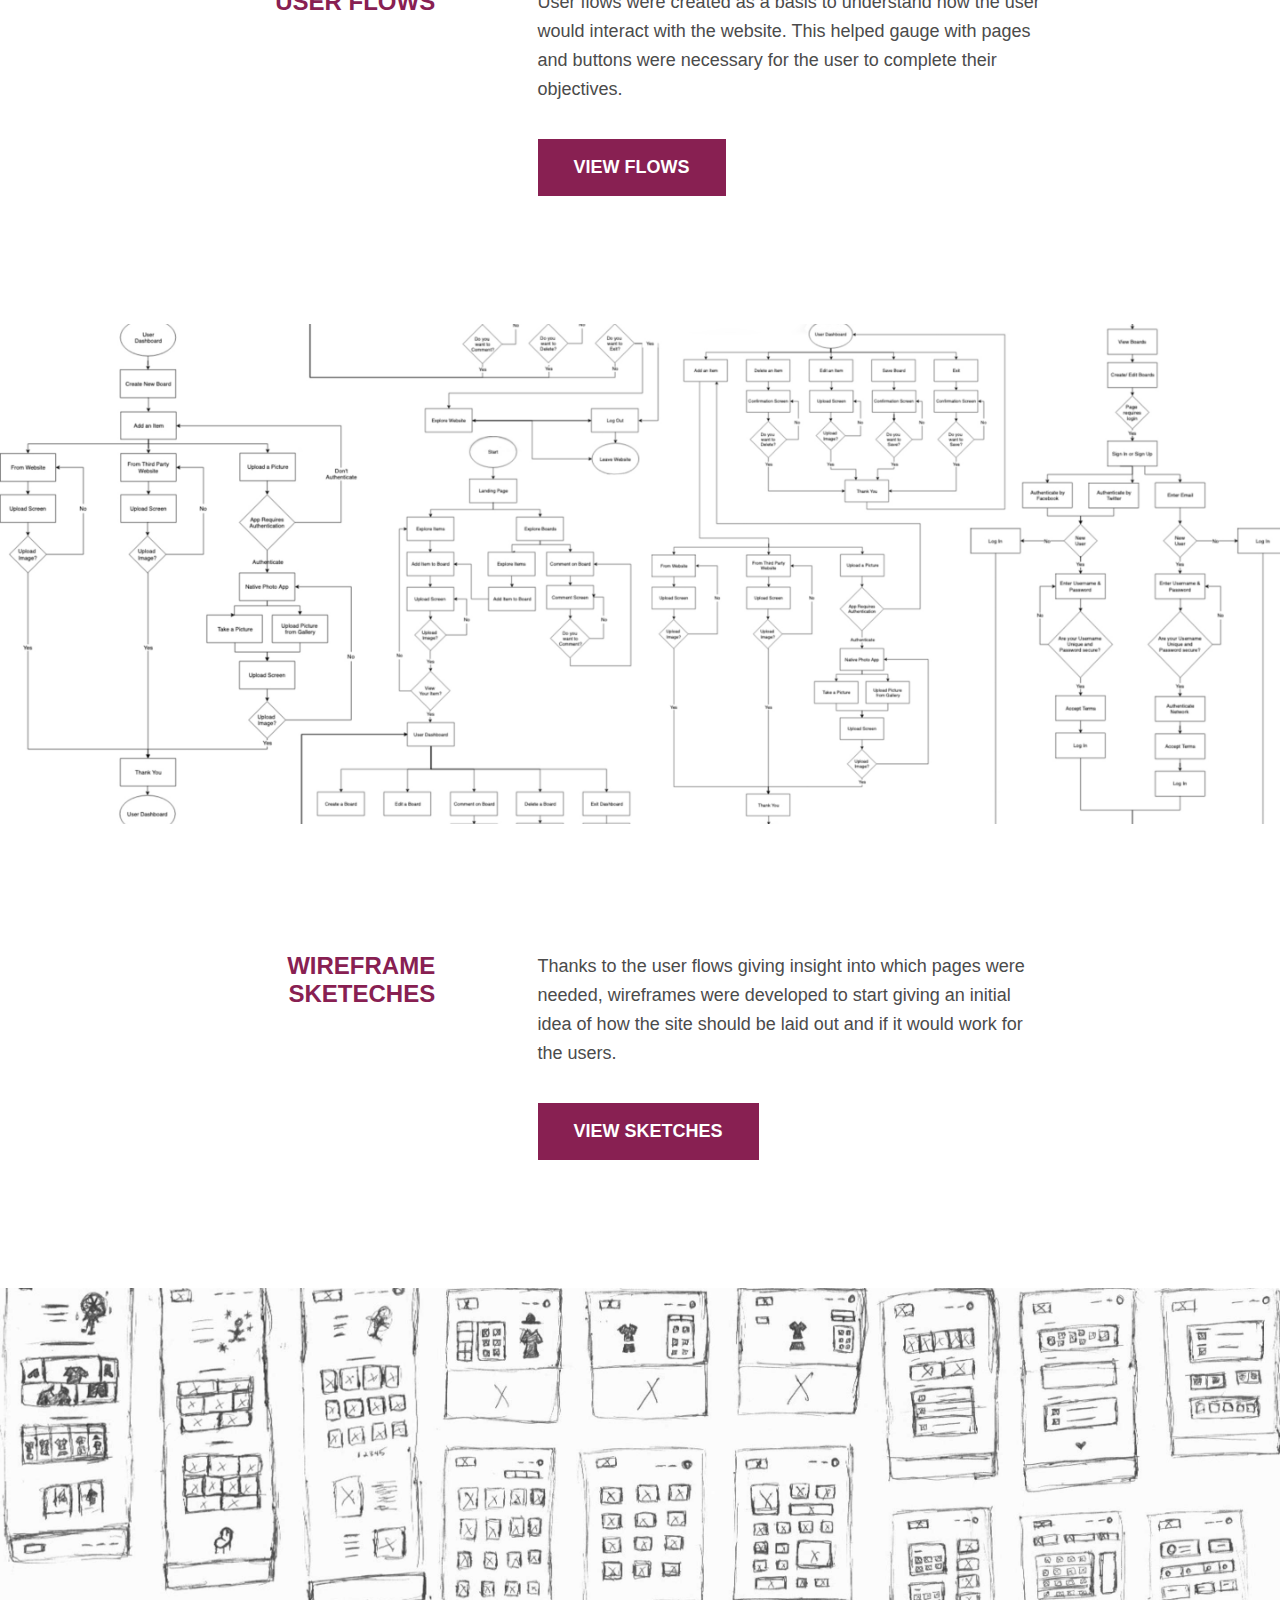
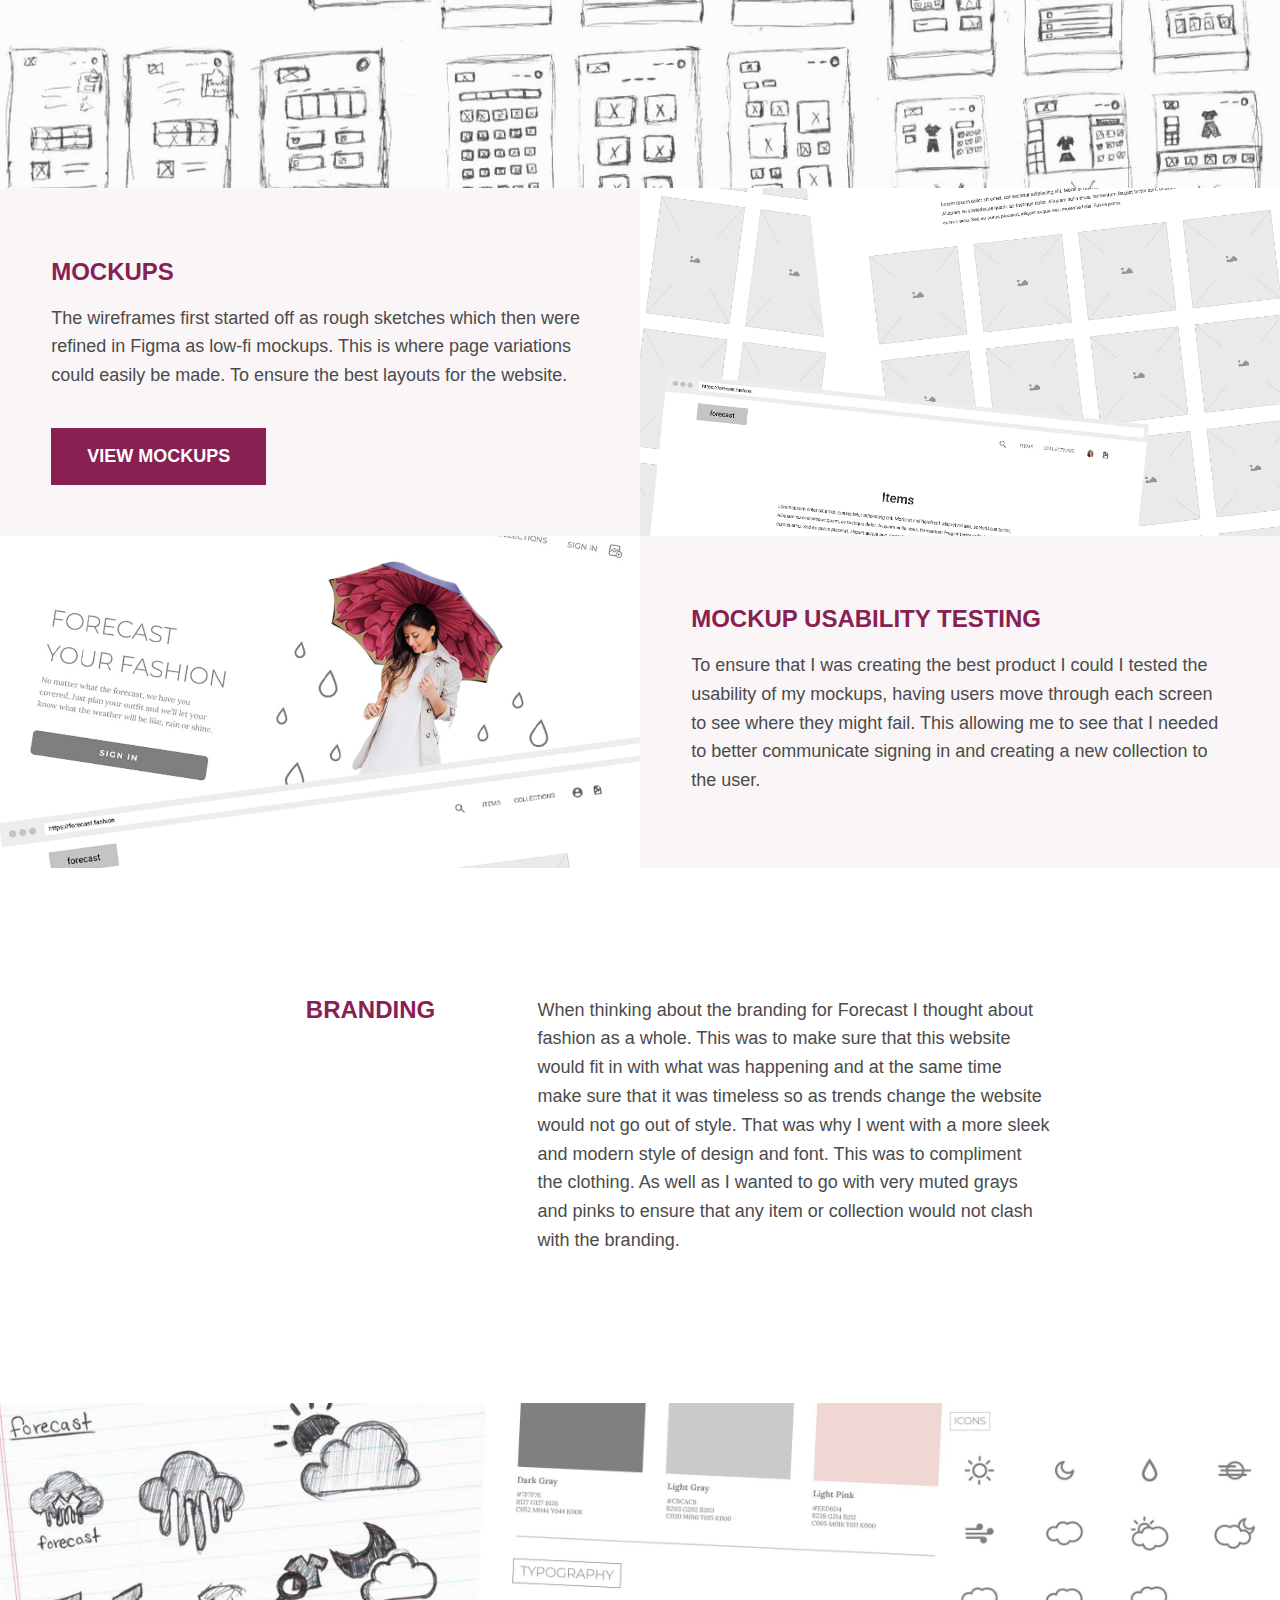
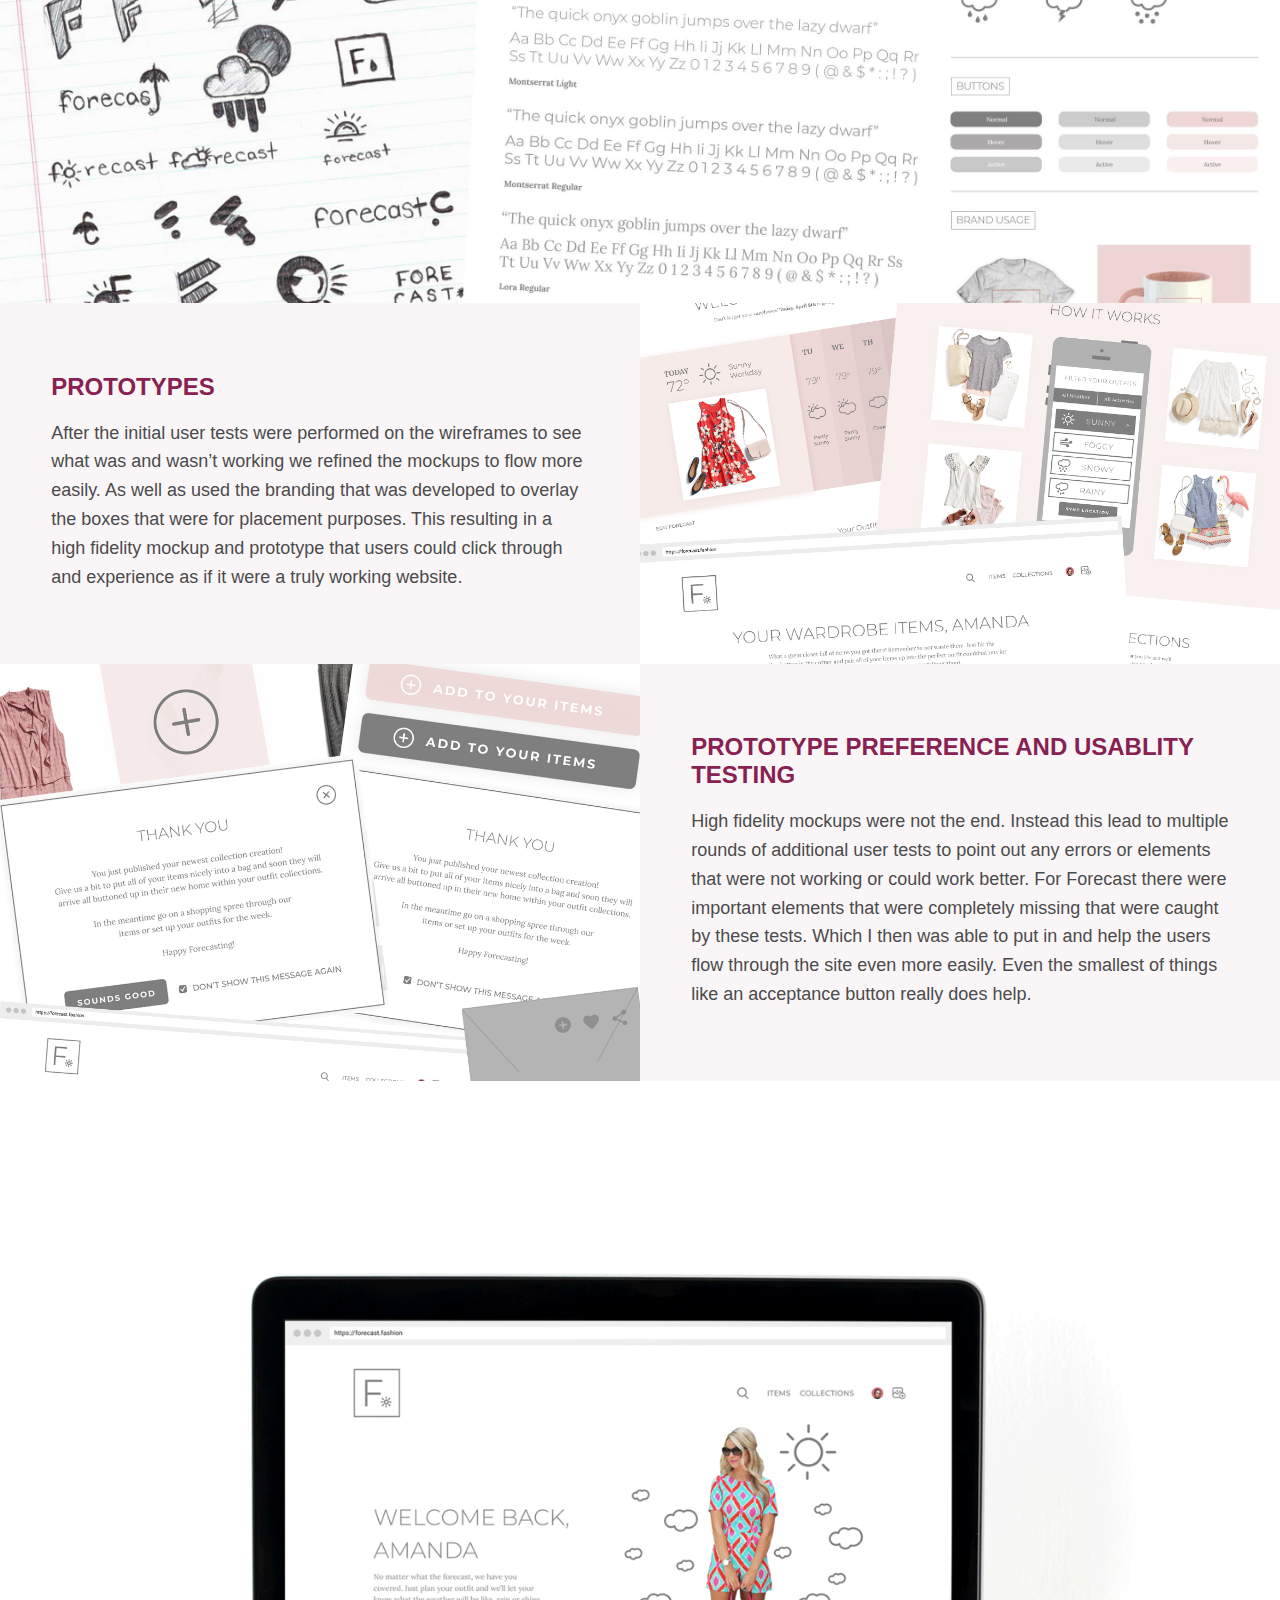
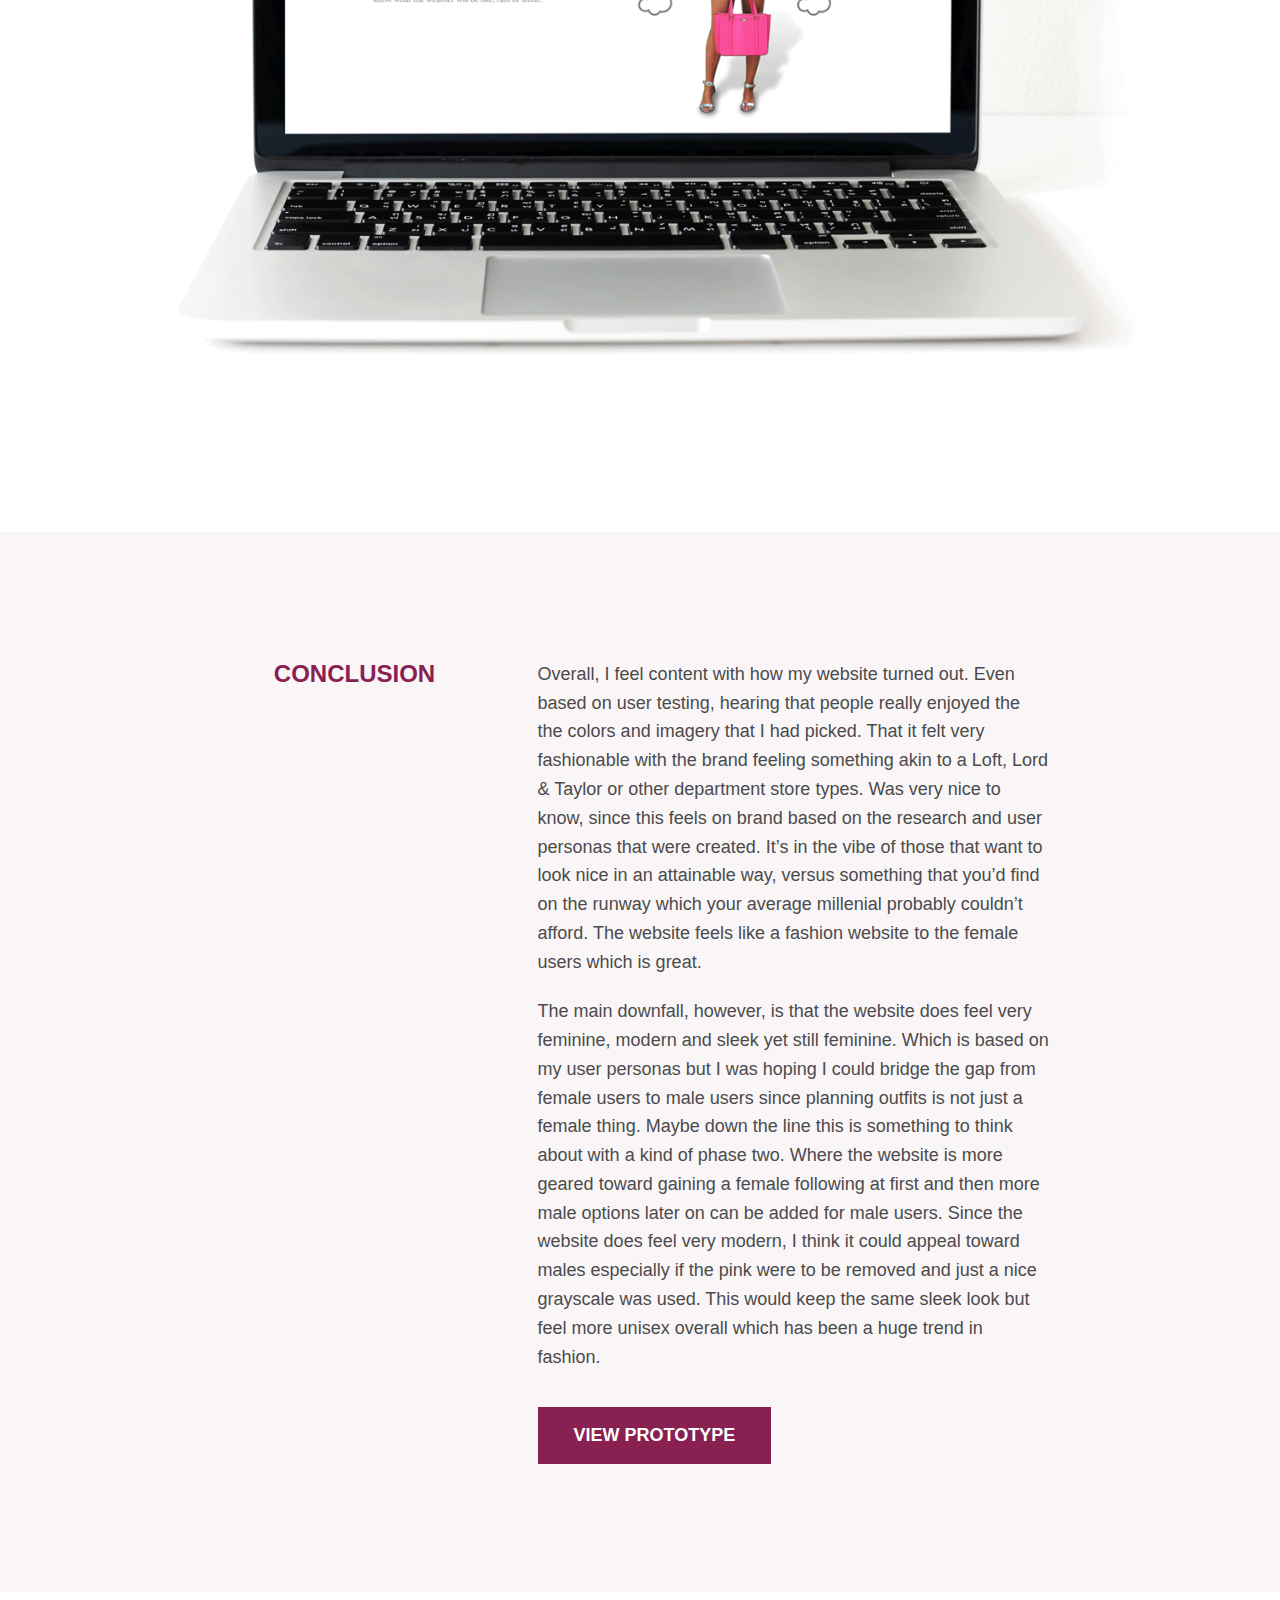
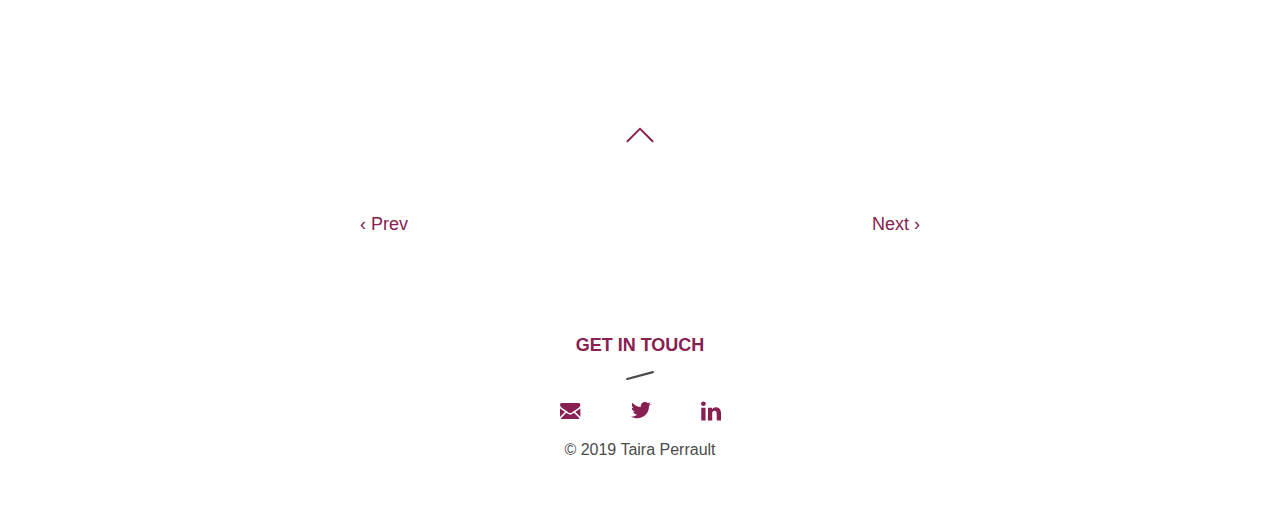
<file: work/forecast.html>
<!doctype html>
<html class="no-js" lang="">
    <head>
        <meta charset="utf-8">
        <meta http-equiv="X-UA-Compatible" content="IE=edge,chrome=1">
        <title>Forecast | Taira Perrault</title>
        <meta name="description" content="">
        <meta name="viewport" content="width=device-width, initial-scale=1">
        <link rel="icon" type="image/x-icon" href="../images/favicon.png" />

    <!-- Font Awesome -->
        <link href="https://maxcdn.bootstrapcdn.com/font-awesome/4.7.0/css/font-awesome.min.css" rel="stylesheet">

    <!-- Custom Styles -->
        <link rel="stylesheet" href="../css/normalize.min.css">
        <link rel="stylesheet" href="../css/main.css">

    <!-- Modernizr helps this page look better on crappy old browsers -->
        <script src="../js/vendor/modernizr-2.8.3.min.js"></script>
    </head>
    <body>
        <!--[if lt IE 8]>
            <p class="browserupgrade">You are using an <strong>outdated</strong> browser.
            Please <a href="http://browsehappy.com/">upgrade your browser</a> to improve your experience.</p>
        <![endif]-->

      <!-- This is where you start! -->
      <header>
        <div class="container">
          <a href="..//"><img src="../images/icon-logo.svg" alt="Taira Perrault" id="page-top"></a>

          <nav>
            <ul>
              <li><a class="nav-active" href="../work.html">Work</a></li>
              <li><a class="nav-inactive" href="../about.html">About</a></li>
              <li><a class="nav-inactive button-open" id="button-open">Contact</a></li>
            </ul>
          </nav>
        </div>
      </header>


      <!-- Main section with image -->
      <main>
        <section class="hero">

          <div class="container">
            <img src="../images/hero-forecast.png" class="hero-image-work" alt="Forecast Homepage on Laptop">
          </div>

          <div class="container">
              <a href="#plum-divider-down"><img src="../images/icon-downarrow.svg" alt="Down Arrow" id="down-arrow"></a>
          </div>
        </section>



        <!-- Plum divider section -->
        <section class="plum-divider" id="plum-divider-down">
          <div class="container">
          </div>
        </section>



        <!-- About this project section -->

                <!-- Intro section -->
        <section class="information top-margin-100">
  				<div class="container container-flex">

  					<div class="column-10"></div>

  					<div class="column-20 side-header gray">

  							<ul class="top-margin-none">
                    <li>Interaction Design </li>
                    <li>Visual Design</li>
                    <li>Brand Design</li>
  							</ul>

  							<ul>
                    <li>Figma</li>
                    <li>Illustrator</li>
                    <li>Photoshop</li>
  							</ul>

  						 	<ul>
                    <li>5 Weeks</li>
  							</ul>

            </div>

  					<div class="column-10"></div>

            <div class="column-50 information-text" >

                <h2>FORECAST</h2>
                  <p>Ever unexpectedly get caught in the rain when you decided to wear that now ruined new outfit?</p>

                  <p>Forecast is a cloud-based fashion website that lets the user plan their outfits out with peace of mind. The site shows the user customized items based on their preferences that they then can save and collect so that they can create their own perfect outfit. All the while the website is alerting them to the forecast so they can never be unprepared again.</p>

                      <div class="button-action margin-none">
                            <a href="https://www.figma.com/proto/eue45uu2Bvdd5wjcNbnbmP/Checkpoint17_Finishing-Touches?node-id=4708%3A4396&scaling=min-zoom" target="_blank" class="button">VIEW PROTOTYPE</a>
                      </div>
            </div>

  					<div class="column-10"></div>

  				</div>
        </section>


                <!-- Problem section -->
        <section class="information project-light project top-margin-100">
          <div class="container container-reverse full">

            <div class="column-50 information-text half-width-padding">

                <h3>PROBLEM</h3>
                  <p>The initial problem provided was open ended to allow for interpretation. To create a website to compete in the cloud storage and organization market like the big names of Google Drive, Dropbox and even Pinterest. Knowing that just creating a “normal” cloud storage website wouldn't be able to compete with these these large contenders I looked for a niche that would benefit from such a website. Knowing that the much beloved organizational fashion website, Polyvore, had recently shut down I knew this was my way in. To then further separate the website, I researched other problems that people face when trying to plan for outfits and one stood out the most, the weather.</p>
            </div>

            <div class="column-50 image-information" id="forecast-problem"></div>

          </div>
        </section>


                <!-- Solution sections -->
        <section class="information project-light project">
          <div class="container container-flex full">

            <div class="column-50 image-information" id="forecast-solution"></div>

            <div class="column-50 information-text half-width-padding">

                <h3>SOLUTION</h3>
                  <p>Fashion apps out there, including Polyvore, focused greatly on the collection and organization of items. Yet, when these items were organized into outfits these sites didn’t do much with them, which seemed like a waste. When people plan outfits for a special occasion they know what day these events will take place. So with Forecast, the website took outfits a step further and allows the user to pick and modify their created outfits for the week. This giving the website it’s first meaning of forecast. The user is allowed to estimate what they will likely be wearing that day. While, the second meaning, an actual weather forecast is displayed along with the outfit the user picked. This alerting the user as to what the day will be like and if they should change their mind on what they planned on wearing. This takes the guessing out of the user’s morning routine and just allows them to know. No longer does someone have to worry about wearing too much on a hot day, too little on a cold day, etc... because the Forecast website has you rain or shine.
                  </p>
            </div>

          </div>
        </section>


                <!-- Process section -->
        <section class="information top-margin-100">
          <div class="container container-flex">

            <div class="column-10"></div>

            <div class="column-20 side-header-plum">
            </div>

            <div class="column-10"></div>

            <div class="column-50 information-text process">

                <h2>PROCESS</h2>
                  <p>Over the course of this project I conducted and researched why and how to create a unique and marketable website to a niche audience.</p>

            </div>

            <div class="column-10"></div>

          </div>
        </section>


                <!-- Competitive analysis section -->
        <section class="information top-margin-60">
  				<div class="container container-flex">

            <div class="column-10"></div>

            <div class="column-20 side-header-plum">

  							<h3>COMPETITIVE  ANALYSIS</h3>
            </div>

            <div class="column-10"></div>

            <div class="column-50 information-text">

                  <p>I started out by auditing websites that would be competitors and performed a competitive analysis of them.</p>

                      <div class="button-action margin-none">
                            <a href="https://docs.google.com/spreadsheets/d/1YakZJC_VWitqwg8Ec4KwEj51yDCvgl7-mwnRQVaG80k/edit?usp=sharing" target="_blank" class="button">VIEW ANALYSIS</a>
                      </div>
            </div>

            <div class="column-10"></div>

  				</div>
        </section>


                <!-- User surveys section -->
        <section class="information top-margin-60">
          <div class="container container-flex">

            <div class="column-10"></div>

            <div class="column-20 side-header-plum">

                <h3>USER SURVEYS</h3>
            </div>

            <div class="column-10"></div>

            <div class="column-50 information-text">

                  <p>I asked general questions to an audience that have used competitor fashion websites as well as those that like fashion. I asked questions like, what websites do they use, did people use these websites often, and do these websites help them determine what to wear. This leading me to find out that my demographic were females, 18 to 35 year olds that are either in school or employed. They are not high high fashion but they care about what they look and some even take great pride in their outfits. They plan out what they are going to wear to work and especially on dates or other special events.</p>

                      <div class="button-action margin-none">
                            <a href="https://forms.gle/dcGhYBoiPNjCscRRA" target="_blank" class="button">VIEW SURVEYS</a>
                      </div>
            </div>

            <div class="column-10"></div>

          </div>
        </section>


                <!-- User surveys image -->
        <section class="information top-margin-60">
          <div class="container full">

            <div class="image-information full-width" id="forecast-surveys"></div>

          </div>
        </section>


                <!-- User personas section -->
        <section class="information" id="forecast-personas">
          <div class="container container-flex">

            <div class="column-10"></div>

            <div class="column-20 side-header-plum">

                <h3>USER PERSONAS</h3>
            </div>

            <div class="column-10"></div>

            <div class="column-50 information-text">

                  <p>Based on the results of my surveys I created two different personas. One, a 28 year old professional that loves to buy new clothes and where the next best thing and the second an 18 year old student that can’t always afford new clothes but still wants to look nice, especially when she goes out with friends.</p>

            </div>

            <div class="column-10"></div>

          </div>
        </section>


                <!-- User profiles  section -->
        <section class="information project-light" id="forecast-profiles">
          <div class="container container-flex">

            <div class="column-5"></div>

            <div class="column-40 information text" id="leslie">
                <img src="../images/forecast-leslie.jpg" alt="Millennial Female">

                    <h3>LESLIE</h3>
                      <p id="subtext">FEMALE • 28 • BLOGGER</p>

                      <p id="left">Leslie uses the Internet to her advantage as she blogs about her daily experiences especially when it includes the outfits she wears. She knows most of the tricks of the trade to create and plan different outfits but still wishes there was an easier way to this online. She wants to pull inspiration from multiple sites to make the best wardrobe possible.</p>
            </div>

            <div class="column-10"></div>

            <div class="column-40 information text" id="erin">
                <img src="../images/forecast-erin.jpg" alt="Student Female">

                    <h3>ERIN</h3>
                      <p id="subtext">FEMALE • 19 • STUDENT</p>

                      <p id="left">Erin has been around the Internet all of her life. It was something that has always been there so she knows how to use it and is familiar with most social media. However, she still tends to get lost in heavy UX experiences and likes when things are more clean and concise. Most of the time she just wants to easily scroll through and look at things that interest her especially when it comes to fashion.</p>
            </div>

            <div class="column-5"></div>

          </div>
        </section>

                <!-- User stories section -->
        <section class="information top-margin-60">
          <div class="container container-flex">

            <div class="column-10"></div>

            <div class="column-20 side-header-plum">

                <h3>USER STORIES</h3>
            </div>

            <div class="column-10"></div>

            <div class="column-50 information-text">

                  <p>With the user personas in mind I then thought about the different types of users that would be coming to my site. Breaking them down into three different categories of new users, returning users, and all users. Each having their own specific needs with coming to the website. Specifically, I thought about how new users would only be allowed to sign into the site since this website should cater to an individual and their location in compared to randomly browsing on google.</p>

                      <div class="button-action margin-none">
                            <a href="https://docs.google.com/spreadsheets/d/1WS3p51HXpQJlkOYxhwofrvZi8ffZL1P6ymC7DcEP_Hc/edit?usp=sharing" target="_blank" class="button">VIEW STORIES</a>
                      </div>
            </div>

            <div class="column-10"></div>

          </div>
        </section>

                <!-- User flows section -->
        <section class="information top-margin-60">
          <div class="container container-flex">

            <div class="column-10"></div>

            <div class="column-20 side-header-plum">

                <h3>USER FLOWS</h3>
            </div>

            <div class="column-10"></div>

            <div class="column-50 information-text">

                  <p>User flows were created as a basis to understand how the user would interact with the website. This helped gauge with pages and buttons were necessary for the user to complete their objectives.</p>

                      <div class="button-action margin-none">
                            <a href="https://drive.google.com/drive/folders/1rVAaTcIrvWvtw9CnZ5u54YmDcUyyHm9q?usp=sharing" target="_blank" class="button">VIEW FLOWS</a>
                      </div>
            </div>

            <div class="column-10"></div>

          </div>
        </section>


                <!-- User flows image -->
        <section class="information top-margin-100">
          <div class="container full">

            <div class="image-information full-width" id="forecast-flows"></div>

          </div>
        </section>


                <!-- Wireframe sketches section -->
        <section class="information top-margin-100">
          <div class="container container-flex">

            <div class="column-10"></div>

            <div class="column-20 side-header-plum">

                <h3>WIREFRAME SKETECHES</h3>
            </div>

            <div class="column-10"></div>

            <div class="column-50 information-text">

                  <p>Thanks to the user flows giving insight into which pages were needed, wireframes were developed to start giving an initial idea of how the site should be laid out and if it would work for the users.</p>

                      <div class="button-action margin-none">
                            <a href="https://drive.google.com/file/d/1I5uJhwj3FyN74K8cssb8AfPcFMgirAOW/view?usp=sharing" target="_blank" class="button">VIEW SKETCHES</a>
                      </div>
            </div>

            <div class="column-10"></div>

          </div>
        </section>


                <!-- Wireframe sketches image -->
        <section class="information top-margin-100">
          <div class="container full">

            <div class="image-information full-width" id="forecast-sketches"></div>

          </div>
        </section>


                <!-- Mockups section -->
        <section class="information project-light project">
          <div class="container container-flex full">

            <div class="column-50 information-text half-width-padding">

                <h3>MOCKUPS</h3>
                  <p>The wireframes first started off as rough sketches which then were refined in Figma as low-fi mockups. This is where page variations could easily be made. To ensure the best layouts for the website.</p>

                  <div class="button-action margin-none">
                        <a href="https://www.figma.com/file/nElvP6vkg1vmksVR5ouOsI/Checkpoint8_Wireframes-Copy?node-id=4707%3A4396" target="_blank" class="button">VIEW MOCKUPS</a>
                  </div>

            </div>

            <div class="column-50 image-information" id="forecast-mockups"></div>

          </div>
        </section>


                <!-- Mockup testing section -->
        <section class="information project-light project">
          <div class="container container-reverse full">

            <div class="column-50 image-information" id="forecast-mockuptesting"></div>

            <div class="column-50 information-text half-width-padding">

                <h3>MOCKUP USABILITY TESTING</h3>
                  <p>To ensure that I was creating the best product I could I tested the usability of my mockups, having users move through each screen to see where they might fail. This allowing me to see that I needed to better communicate signing in and creating a new collection to the user.</p>
            </div>

          </div>
        </section>


                <!-- Branding section -->
        <section class="information top-margin-100">
          <div class="container container-flex">

            <div class="column-10"></div>

            <div class="column-20 side-header-plum">

                <h3>BRANDING</h3>
            </div>

            <div class="column-10"></div>

            <div class="column-50 information-text">

                  <p>When thinking about the branding for Forecast I thought about fashion as a whole. This was to make sure that this website would fit in with what was happening and at the same time make sure that it was timeless so as trends change the website would not go out of style. That was why I went with a more sleek and modern style of design and font. This was to compliment the clothing. As well as I wanted to go with very muted grays and pinks to ensure that any item or collection would not clash with the branding.</p>

            </div>

            <div class="column-10"></div>

          </div>
        </section>


                <!-- Branding image -->
        <section class="information top-margin-100">
          <div class="container full">

            <div class="image-information full-width" id="forecast-branding"></div>

          </div>
        </section>


                <!-- Prototypes section -->
        <section class="information project-light project">
          <div class="container container-reverse full">


            <div class="column-50 information-text half-width-padding">

                <h3>PROTOTYPES</h3>
                  <p>After the initial user tests were performed on the wireframes to see what was and wasn’t working we refined the mockups to flow more easily. As well as used the branding that was developed to overlay the boxes that were for placement purposes. This resulting in a high fidelity mockup and prototype that users could click through and experience as if it were a truly working website.</p>
            </div>

            <div class="column-50 image-information" id="forecast-prototypes"></div>

          </div>
        </section>


                <!-- Prototype testing section -->
        <section class="information project-light project">
          <div class="container container-flex full">

            <div class="column-50 image-information" id="forecast-prototypetesting"></div>

            <div class="column-50 information-text half-width-padding">

                <h3>PROTOTYPE PREFERENCE AND USABLITY TESTING</h3>
                  <p>High fidelity mockups were not the end. Instead this lead to multiple rounds of additional user tests to point out any errors or elements that were not working or could work better. For Forecast there were important elements that were completely missing that were caught by these tests. Which I then was able to put in and help the users flow through the site even more easily. Even the smallest of things like an acceptance button really does help.</p>
            </div>

          </div>
        </section>

                <!-- Second hero image -->

        <section class="hero2">

          <div class="container">
            <img src="../images/hero-forecast2.png" class="hero-image-work" id="hero-forecast2" alt="Signed In Forecast Homepage on Laptop">
          </div>

        </section>


                <!-- conclusion section -->
        <section class="information project-light" id="forecast-conclusion">
          <div class="container container-flex">

            <div class="column-10"></div>

            <div class="column-20 side-header-plum">

                <h3>Conclusion</h3>
            </div>

            <div class="column-10"></div>

            <div class="column-50 information-text">

              <p>Overall, I feel content with how my website turned out. Even based on user testing, hearing that people really enjoyed the the colors and imagery that I had picked. That it felt very fashionable with the brand feeling something akin to a Loft, Lord & Taylor or other department store types. Was very nice to know, since this feels on brand based on the research and user personas that were created. It’s in the vibe of those that want to look nice in an attainable way, versus something that you’d find on the runway which your average millenial probably couldn’t afford. The website feels like a fashion website to the female users which is great.</p>

              <p>The main downfall, however, is that the website does feel very feminine, modern and sleek yet still feminine. Which is based on my user personas but I was hoping I could bridge the gap from female users to male users since planning outfits is not just a female thing. Maybe down the line this is something to think about with a kind of phase two. Where the website is more geared toward gaining a female following at first and then more male options later on can be added for male users. Since the website does feel very modern, I think it could appeal toward males especially if the pink were to be removed and just a nice grayscale was used. This would keep the same sleek look but feel more unisex overall which has been a huge trend in fashion.</p>

              <div class="button-action margin-none">
                      <a href="https://www.figma.com/proto/eue45uu2Bvdd5wjcNbnbmP/Checkpoint17_Finishing-Touches?node-id=4708%3A4396&scaling=min-zoom" target="_blank" class="button">VIEW PROTOTYPE</a>
              </div>

            </div>

            <div class="column-10"></div>


          </div>
        </section>

      <a href="#page-top"><img src="../images/icon-uparrow.svg" alt="Up Arrow" id="up-arrow"></a>


      <div class="container">
        <div class="previous-next">
            <ul>
                <li><a class="previous-next" href="horizonrewards.html">&#8249; Prev</a></li>
                <li><a class="previous-next" href="horizonrewards.html">Next &#8250;</a></li>
            </ul>
        <div>
      </div>


</main>


        <footer>
          <div class="container">
              <h5>GET IN TOUCH</h5>
              <img src="../images/icon-graydash.svg" alt="Gray Dash">

                <ul class="social-icons">
                <!-- Email -->
                  <li>
                      <a href="mailto:hello@tairaperrault.com"><img src="../images/icon-email.svg" alt="Email"></a>
                  </li>

                <!-- Twitter -->
                  <li>
                      <a href="https://twitter.com/tairaperrault?lang=en" target="_blank"><img src="../images/icon-twitter.svg" alt="Twitter"></a>
                  </li>

                <!-- Linkedin-->
                  <li>
                      <a href="https://www.linkedin.com/in/tairaperrault/" target="_blank"><img src="../images/icon-linkedin.svg" alt="LinkedIn"></a>
                  </li>
              </ul>

              <h6>&copy; 2019 Taira Perrault</h6>

            </div>
        </footer>


                <!-- Contact modal-->
            <div class="modal-wrapper closed" id="modal-wrapper">

              <div class="modal closed" id="modal">

                  <a href="..//"><img src="../images/icon-logo.svg" alt="Taira Perrault" class="modal-logo"></a>

                  <div class="button-close" id="button-close">
                      <div class="leftright"></div>
                      <div class="rightleft"></div>
                      <label class="close">CLOSE</label>
                  </div>


                <!-- Modal body-->
                <div class="container">
                  <div class="modal-body">


                    <h5>CONTACT</h5>

                      <a href="mailto:hello@tairaperrault.com" class="contact-email">
                          <span>hello@tairaperrault.com</span>
                      </a>

                  </div>
                </div>


                <!-- Modal footer-->
              <div class="container">
                <div class="modal-footer">

                    <ul class="social-icons">
                    <!-- Email -->
                      <li>
                          <a href="mailto:hello@tairaperrault.com"><img src="../images/icon-email.svg" alt="Email"></a>
                      </li>

                    <!-- Twitter -->
                      <li>
                          <a href="https://twitter.com/tairaperrault?lang=en" target="_blank"><img src="../images/icon-twitter.svg" alt="Twitter"></a>
                      </li>

                    <!-- Linkedin-->
                      <li>
                          <a href="https://www.linkedin.com/in/tairaperrault/" target="_blank"><img src="../images/icon-linkedin.svg" alt="LinkedIn"></a>
                      </li>
                  </ul>

                  <h6>&copy; 2019 Taira Perrault</h6>
                </div>
              </div>

              </div>
            </div>

            <!-- Hamburger modal-->

        <img src="../images/icon-hamburger.svg" class="hamburger-open" id="hamburger-open" alt="Hamburger Menu Icon">

        <div class="hamburger-wrapper closed" id="hamburger-wrapper">

          <div class="hamburger closed" id="hamburger">

              <a href="..//"><img src="../images/icon-logo.svg" alt="Taira Perrault" class="hamburger-logo"></a>

              <div class="hamburger-close" id="hamburger-close">
                  <div class="leftright"></div>
                  <div class="rightleft"></div>
              </div>


            <!-- Modal body-->
            <div class="container">
              <div class="hamburger-body">

                  <ul>
                    <li><a class="nav-inactive" href="../work.html">Work</a></li>
                    <li><a class="nav-inactive" href="../about.html">About</a></li>

                  </ul>

              </div>
            </div>


            <!-- Modal footer-->
          <div class="container">
            <div class="hamburger-footer">

              <h5>GET IN TOUCH</h5>
              <img src="../images/icon-graydash.svg" alt="Gray Dash">

                <ul class="social-icons">
                <!-- Email -->
                  <li>
                      <a href="mailto:hello@tairaperrault.com"><img src="../images/icon-email.svg" alt="Email"></a>
                  </li>

                <!-- Twitter -->
                  <li>
                      <a href="https://twitter.com/tairaperrault?lang=en" target="_blank"><img src="../images/icon-twitter.svg" alt="Twitter"></a>
                  </li>

                <!-- Linkedin-->
                  <li>
                      <a href="https://www.linkedin.com/in/tairaperrault/" target="_blank"><img src="../images/icon-linkedin.svg" alt="LinkedIn"></a>
                  </li>
              </ul>

              <h6>&copy; 2019 Taira Perrault</h6>

            </div>
          </div>

          </div>
        </div>

        <!-- Jquery follwed by your custom javascript. Uncomment jQuery only if needed! -->
        <!-- <script src="//ajax.googleapis.com/ajax/libs/jquery/1.11.2/jquery.min.js"></script> -->
        <script src="../js/main.js"></script>

        <!-- Global site tag (gtag.js) - Google Analytics -->
        <script async src="https://www.googletagmanager.com/gtag/js?id=G-YDNJCPX0JJ"></script>
        <script>
          window.dataLayer = window.dataLayer || [];
          function gtag(){dataLayer.push(arguments);}
          gtag('js', new Date());

          gtag('config', 'G-YDNJCPX0JJ');
        </script>
    </body>
</html>
</file>
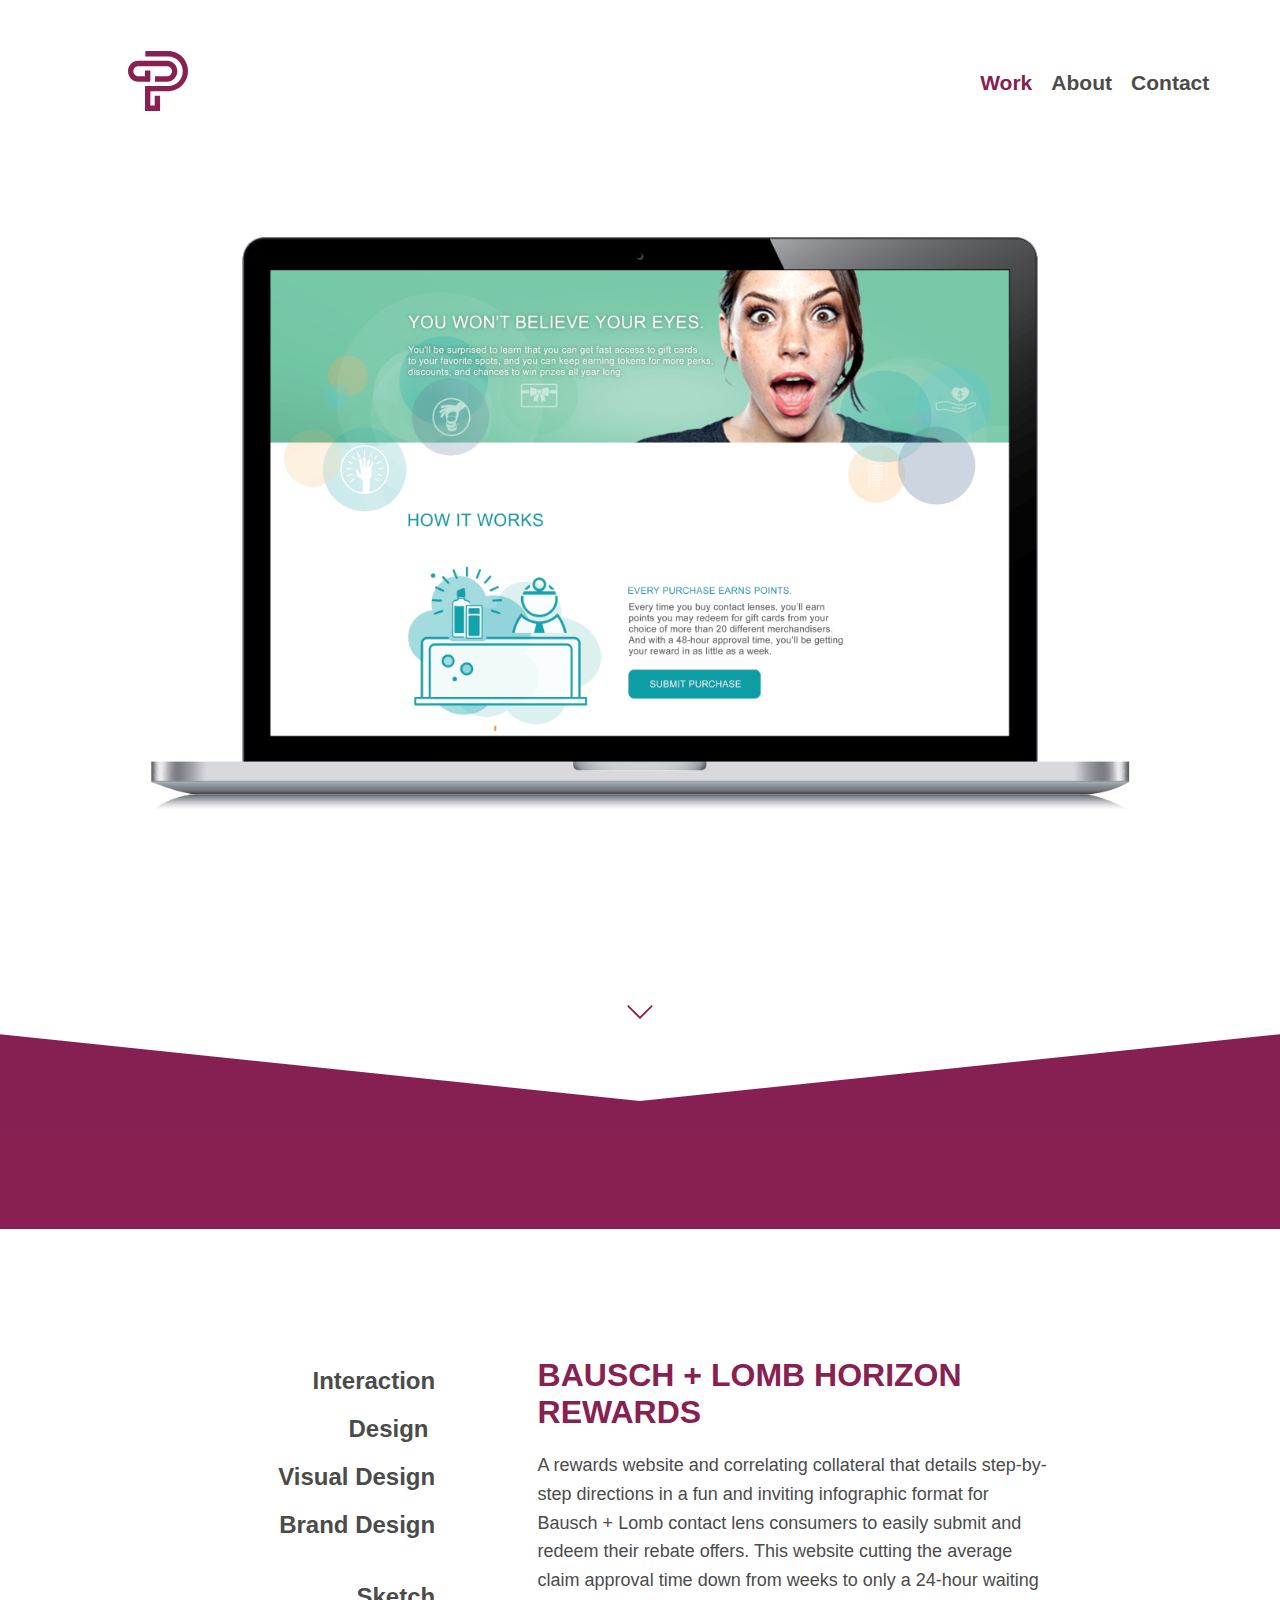
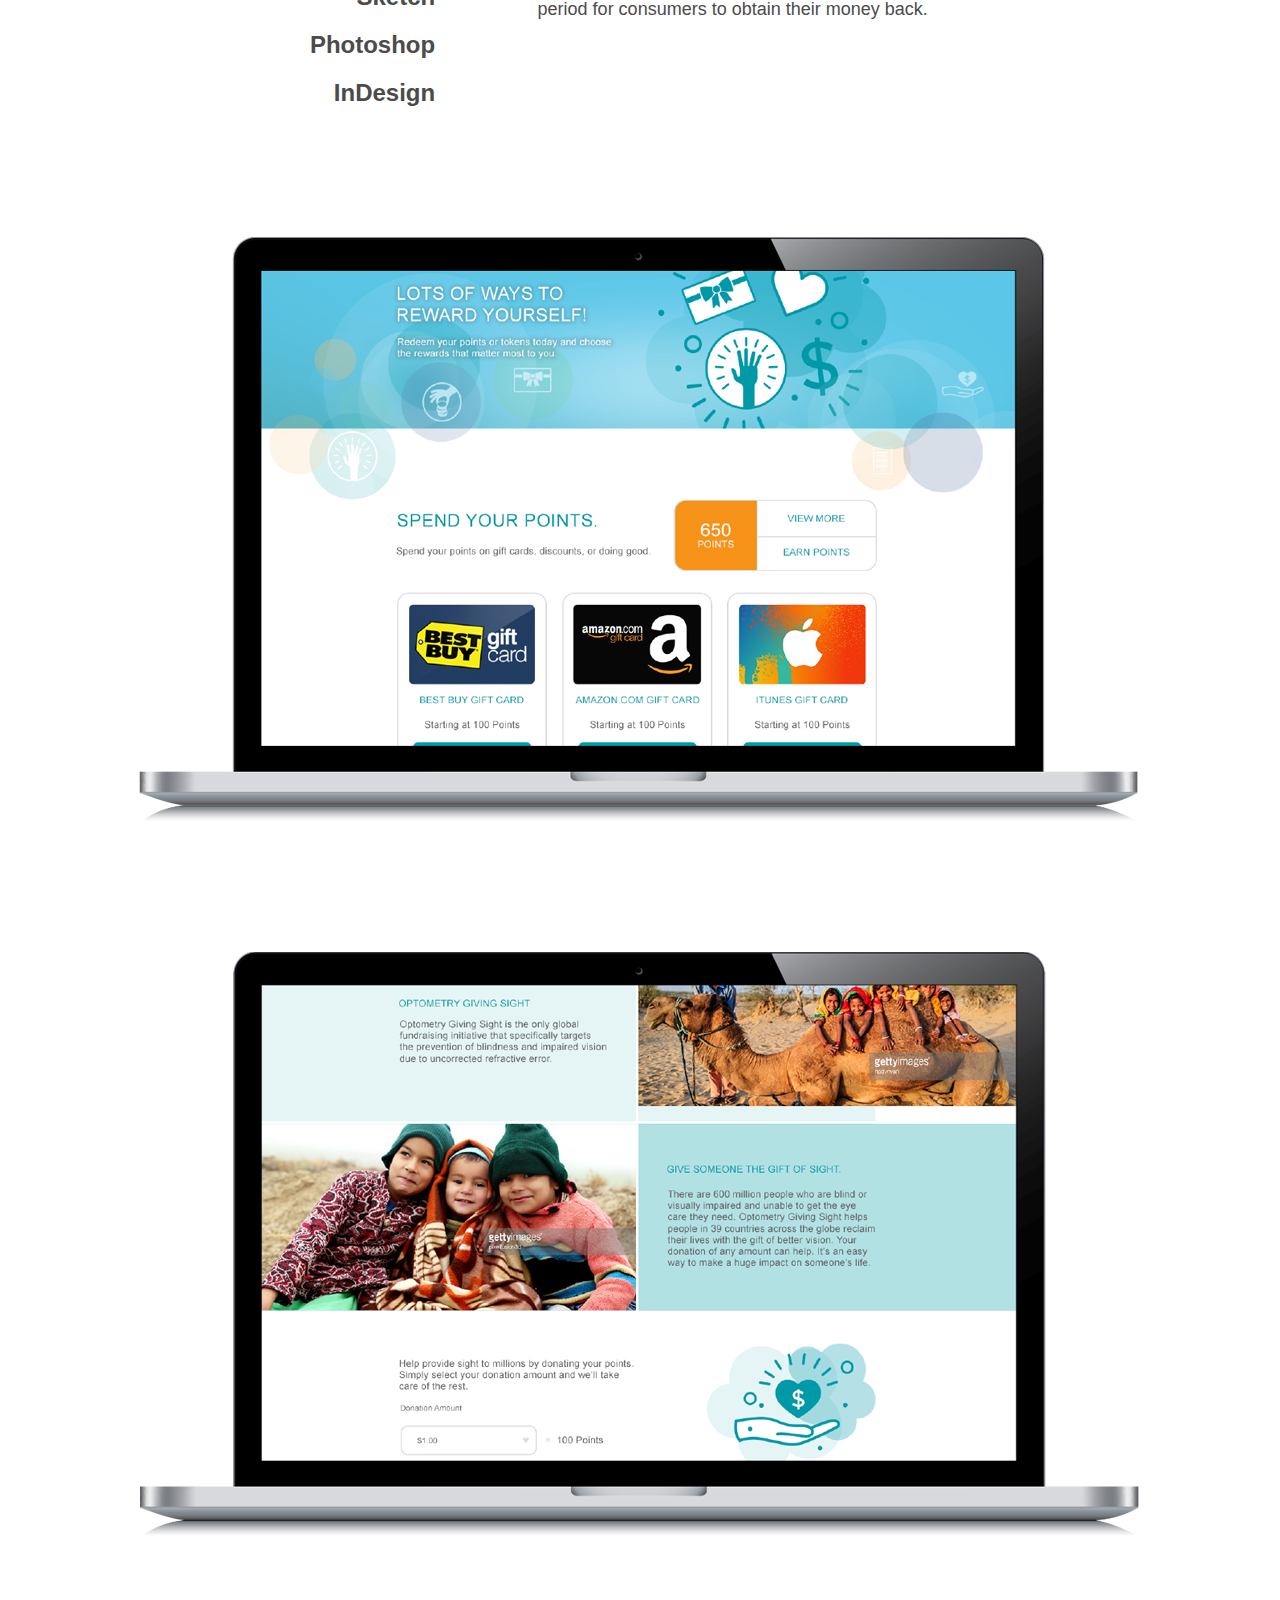
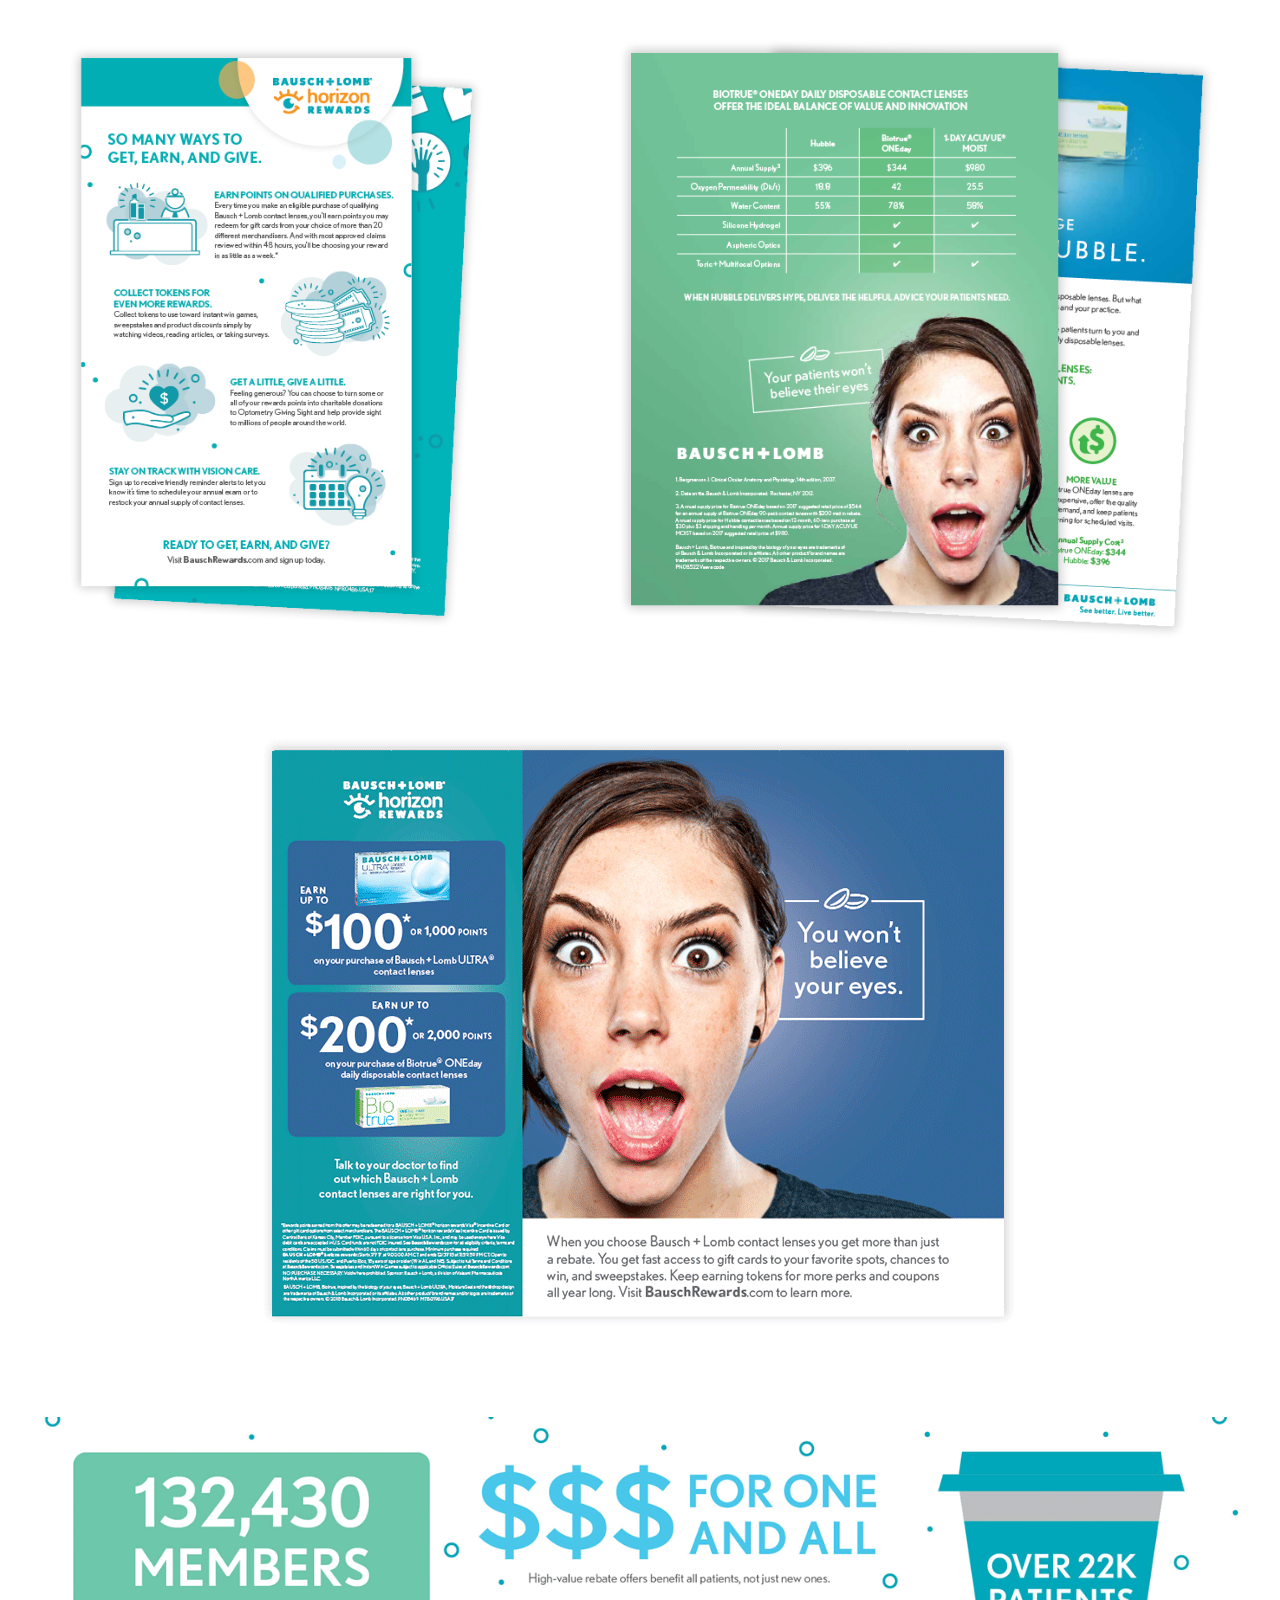
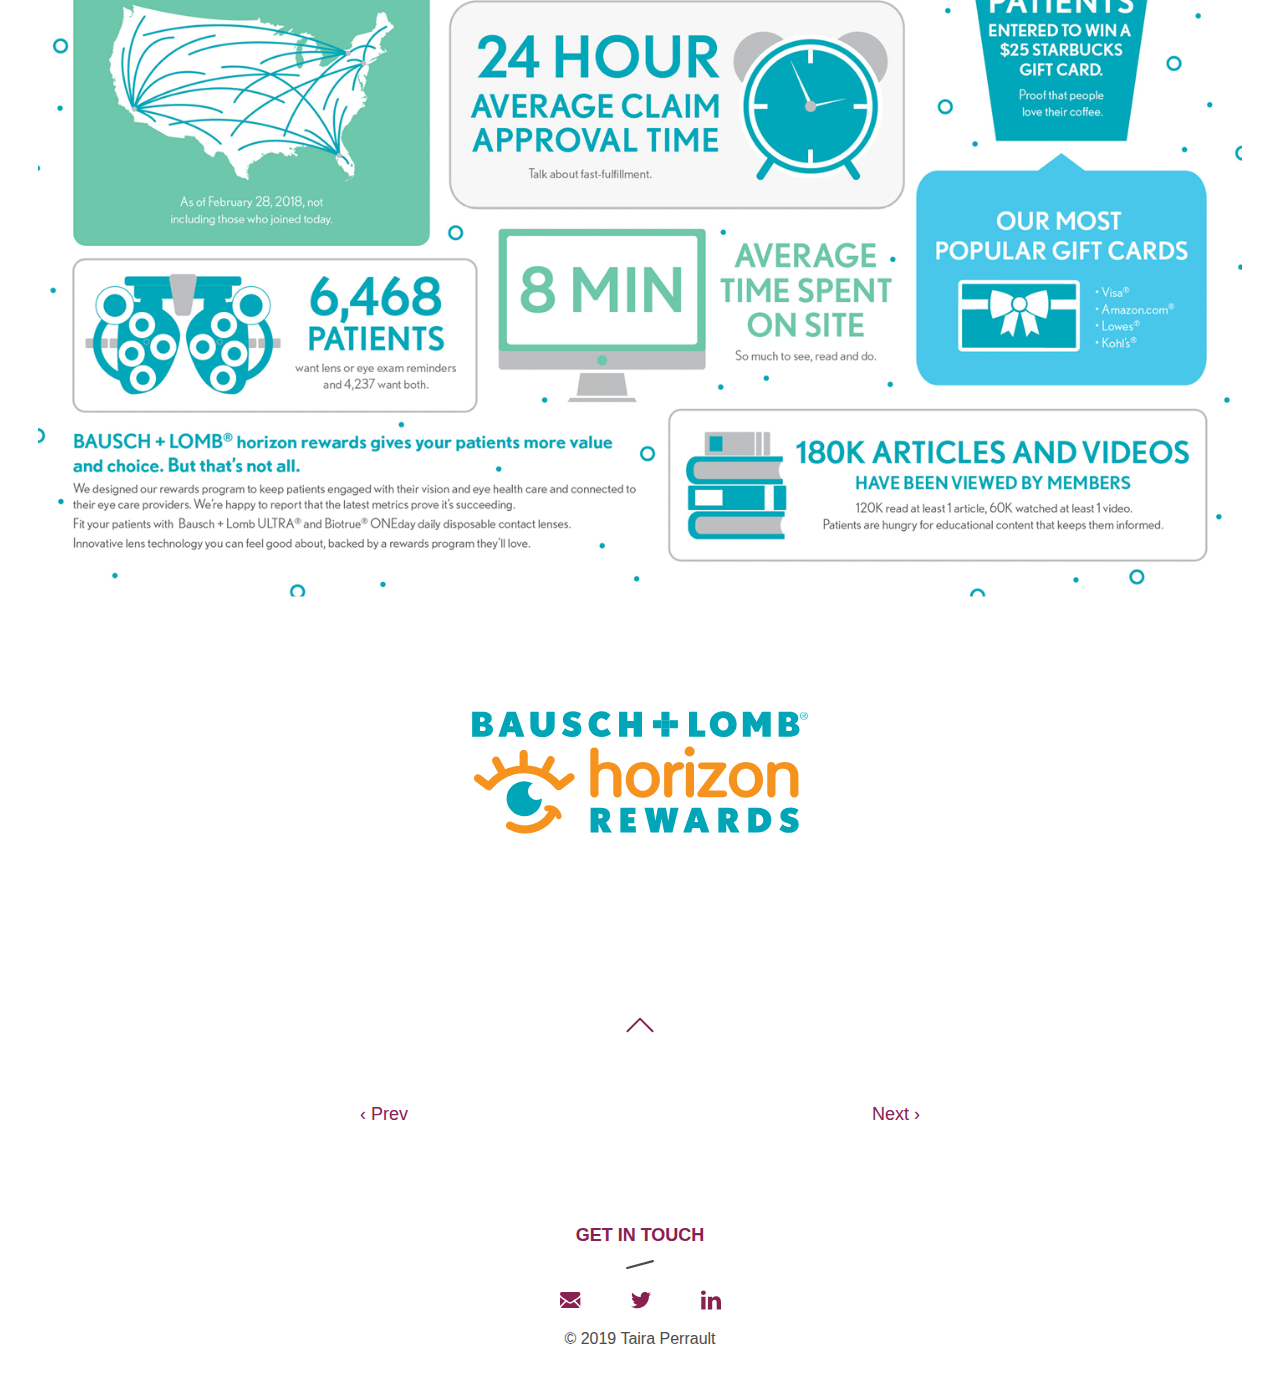
<file: work/horizonrewards.html>
<!doctype html>
<html class="no-js" lang="">
    <head>
        <meta charset="utf-8">
        <meta http-equiv="X-UA-Compatible" content="IE=edge,chrome=1">
        <title>Horizon Rewards | Taira Perrault</title>
        <meta name="description" content="">
        <meta name="viewport" content="width=device-width, initial-scale=1">
        <link rel="icon" type="image/x-icon" href="../images/favicon.png" />

    <!-- Font Awesome -->
        <link href="https://maxcdn.bootstrapcdn.com/font-awesome/4.7.0/css/font-awesome.min.css" rel="stylesheet">

    <!-- Custom Styles -->
        <link rel="stylesheet" href="../css/normalize.min.css">
        <link rel="stylesheet" href="../css/main.css">

    <!-- Modernizr helps this page look better on crappy old browsers -->
        <script src="../js/vendor/modernizr-2.8.3.min.js"></script>
    </head>
    <body>
        <!--[if lt IE 8]>
            <p class="browserupgrade">You are using an <strong>outdated</strong> browser.
            Please <a href="http://browsehappy.com/">upgrade your browser</a> to improve your experience.</p>
        <![endif]-->

      <!-- This is where you start! -->
      <header>
        <div class="container">
          <a href="..//"><img src="../images/icon-logo.svg" alt="Taira Perrault" id="page-top"></a>

          <nav>
            <ul>
              <li><a class="nav-active" href="../work.html">Work</a></li>
              <li><a class="nav-inactive" href="../about.html">About</a></li>
              <li><a class="nav-inactive button-open" id="button-open">Contact</a></li>
            </ul>
          </nav>
        </div>
      </header>


      <!-- Main section with image -->
      <main>
        <section class="hero">

          <div class="container">
            <img src="../images/horizonrewards-home.png" class="hero-image-work" alt="Horizon Rewards Homepage on Laptop">
          </div>

          <div class="container">
              <a href="#plum-divider-down"><img src="../images/icon-downarrow.svg" alt="Down Arrow" id="down-arrow"></a>
          </div>
        </section>



        <!-- Plum divider section -->
        <section class="plum-divider" id="plum-divider-down">
          <div class="container">
          </div>
        </section>



        <!-- About this project section -->

                <!-- Intro section -->
        <section class="information top-margin-100">
  				<div class="container container-flex">

  					<div class="column-10"></div>

  					<div class="column-20 side-header gray">

  							<ul class="top-margin-none">
                    <li>Interaction Design </li>
                    <li>Visual Design</li>
                    <li>Brand Design</li>
  							</ul>

  							<ul>
                    <li>Sketch</li>
                    <li>Photoshop</li>
                    <li>InDesign</li>
  							</ul>

            </div>

  					<div class="column-10"></div>

            <div class="column-50 information-text" >

                <h2>BAUSCH + LOMB HORIZON REWARDS</h2>
                  <p>A rewards website and correlating collateral that details step-by-step directions in a fun and inviting infographic format for Bausch + Lomb contact lens consumers to easily submit and redeem their rebate offers. This website cutting the average claim approval time down from weeks to only a 24-hour waiting period for consumers to obtain their money back.</p>
            </div>

  					<div class="column-10"></div>

  				</div>
        </section>


                <!-- Images -->
        <section class="information top-margin-50">
          <div class="container full">

              <div class="image-information image-smaller">
                <img src="../images/horizonrewards-rewards.png" class="full-image" id="horizonrewards-rewards" alt="Horizon Rewards Rewards Page on Laptop">
              </div>

          </div>
        </section>


        <section class="information top-margin-50">
          <div class="container full">

              <div class="image-information image-smaller">
                <img src="../images/horizonrewards-charity.png" class="full-image" id="horizonrewards-charity" alt="Horizon Rewards Charity Page on Laptop">
              </div>

          </div>
        </section>


        <section class="information top-margin-50">
          <div class="container container-flex full">

              <div class="image-information image-smaller">
                <img src="../images/horizonrewards-howto.png" class="full-image" id="horizonrewards-howto" alt="Horizon Rewards How To Guide">
              </div>

              <div class="image-information image-smaller">
                <img src="../images/horizonrewards-sellsheet.png" class="full-image" id="horizonrewards-sellsheet" alt="Horizon Rewards Contact Lens Sell Sheet">
              </div>

          </div>
        </section>

        <section class="information top-margin-50">
          <div class="container full">

              <div class="image-information image-smaller">
                <img src="../images/horizonrewards-rebate.png" class="full-image" id="horizonrewards-rebate" alt="Horizon Rewards Contact Lens Rebate Form">
              </div>

          </div>
        </section>


        <section class="information top-margin-50">
          <div class="container full">

              <div class="image-information image-smaller">
                <img src="../images/horizonrewards-infographic.png" class="full-image" id="horizonrewards-infographic" alt="Horizon Rewards Website Infographic">
              </div>

          </div>
        </section>

        <section class="information top-margin-50">
          <div class="container full">

              <div class="image-information image-smaller image-logos">
                <img src="../images/logo-horizonrewards.svg" class="full-image" id="logo-horizonrewards" alt="Horizon Rewards Logo">
              </div>

          </div>
        </section>

      <a href="#page-top"><img src="../images/icon-uparrow.svg" alt="Up Arrow" id="up-arrow"></a>
      <div class="container">
        <div class="previous-next">
            <ul>
                <li><a class="previous-next" href="voteneedsu.html">&#8249; Prev</a></li>
                <li><a class="previous-next" href="busybus.html">Next &#8250;</a></li>
            </ul>
        <div>
      </div>

</main>


        <footer>
          <div class="container">
              <h5>GET IN TOUCH</h5>
              <img src="../images/icon-graydash.svg" alt="Gray Dash">

                <ul class="social-icons">
                <!-- Email -->
                  <li>
                      <a href="mailto:hello@tairaperrault.com"><img src="../images/icon-email.svg" alt="Email"></a>
                  </li>

                <!-- Twitter -->
                  <li>
                      <a href="https://twitter.com/tairaperrault?lang=en" target="_blank"><img src="../images/icon-twitter.svg" alt="Twitter"></a>
                  </li>

                <!-- Linkedin-->
                  <li>
                      <a href="https://www.linkedin.com/in/tairaperrault/" target="_blank"><img src="../images/icon-linkedin.svg" alt="LinkedIn"></a>
                  </li>
              </ul>

              <h6>&copy; 2019 Taira Perrault</h6>

            </div>
        </footer>


                <!-- Contact modal-->
            <div class="modal-wrapper closed" id="modal-wrapper">

              <div class="modal closed" id="modal">

                  <a href="..//"><img src="../images/icon-logo.svg" alt="Taira Perrault" class="modal-logo"></a>

                  <div class="button-close" id="button-close">
                      <div class="leftright"></div>
                      <div class="rightleft"></div>
                      <label class="close">CLOSE</label>
                  </div>


                <!-- Modal body-->
                <div class="container">
                  <div class="modal-body">


                    <h5>CONTACT</h5>

                      <a href="mailto:hello@tairaperrault.com" class="contact-email">
                          <span>hello@tairaperrault.com</span>
                      </a>

                  </div>
                </div>


                <!-- Modal footer-->
              <div class="container">
                <div class="modal-footer">

                    <ul class="social-icons">
                    <!-- Email -->
                      <li>
                          <a href="mailto:hello@tairaperrault.com"><img src="../images/icon-email.svg" alt="Email"></a>
                      </li>

                    <!-- Twitter -->
                      <li>
                          <a href="https://twitter.com/tairaperrault?lang=en" target="_blank"><img src="../images/icon-twitter.svg" alt="Twitter"></a>
                      </li>

                    <!-- Linkedin-->
                      <li>
                          <a href="https://www.linkedin.com/in/tairaperrault/" target="_blank"><img src="../images/icon-linkedin.svg" alt="LinkedIn"></a>
                      </li>
                  </ul>

                  <h6>&copy; 2019 Taira Perrault</h6>
                </div>
              </div>

              </div>
            </div>

            <!-- Hamburger modal-->

        <img src="../images/icon-hamburger.svg" class="hamburger-open" id="hamburger-open" alt="Hamburger Menu Icon">

        <div class="hamburger-wrapper closed" id="hamburger-wrapper">

          <div class="hamburger closed" id="hamburger">

              <a href="..//"><img src="../images/icon-logo.svg" alt="Taira Perrault" class="hamburger-logo"></a>

              <div class="hamburger-close" id="hamburger-close">
                  <div class="leftright"></div>
                  <div class="rightleft"></div>
              </div>


            <!-- Modal body-->
            <div class="container">
              <div class="hamburger-body">

                  <ul>
                    <li><a class="nav-inactive" href="../work.html">Work</a></li>
                    <li><a class="nav-inactive" href="../about.html">About</a></li>

                  </ul>

              </div>
            </div>


            <!-- Modal footer-->
          <div class="container">
            <div class="hamburger-footer">

              <h5>GET IN TOUCH</h5>
              <img src="../images/icon-graydash.svg" alt="Gray Dash">

                <ul class="social-icons">
                <!-- Email -->
                  <li>
                      <a href="mailto:hello@tairaperrault.com"><img src="../images/icon-email.svg" alt="Email"></a>
                  </li>

                <!-- Twitter -->
                  <li>
                      <a href="https://twitter.com/tairaperrault?lang=en" target="_blank"><img src="../images/icon-twitter.svg" alt="Twitter"></a>
                  </li>

                <!-- Linkedin-->
                  <li>
                      <a href="https://www.linkedin.com/in/tairaperrault/" target="_blank"><img src="../images/icon-linkedin.svg" alt="LinkedIn"></a>
                  </li>
              </ul>

              <h6>&copy; 2019 Taira Perrault</h6>

            </div>
          </div>

          </div>
        </div>

        <!-- Jquery follwed by your custom javascript. Uncomment jQuery only if needed! -->
        <!-- <script src="//ajax.googleapis.com/ajax/libs/jquery/1.11.2/jquery.min.js"></script> -->
        <script src="../js/main.js"></script>

        <!-- Global site tag (gtag.js) - Google Analytics -->
        <script async src="https://www.googletagmanager.com/gtag/js?id=G-YDNJCPX0JJ"></script>
        <script>
          window.dataLayer = window.dataLayer || [];
          function gtag(){dataLayer.push(arguments);}
          gtag('js', new Date());

          gtag('config', 'G-YDNJCPX0JJ');
        </script>
    </body>
</html>
</file>
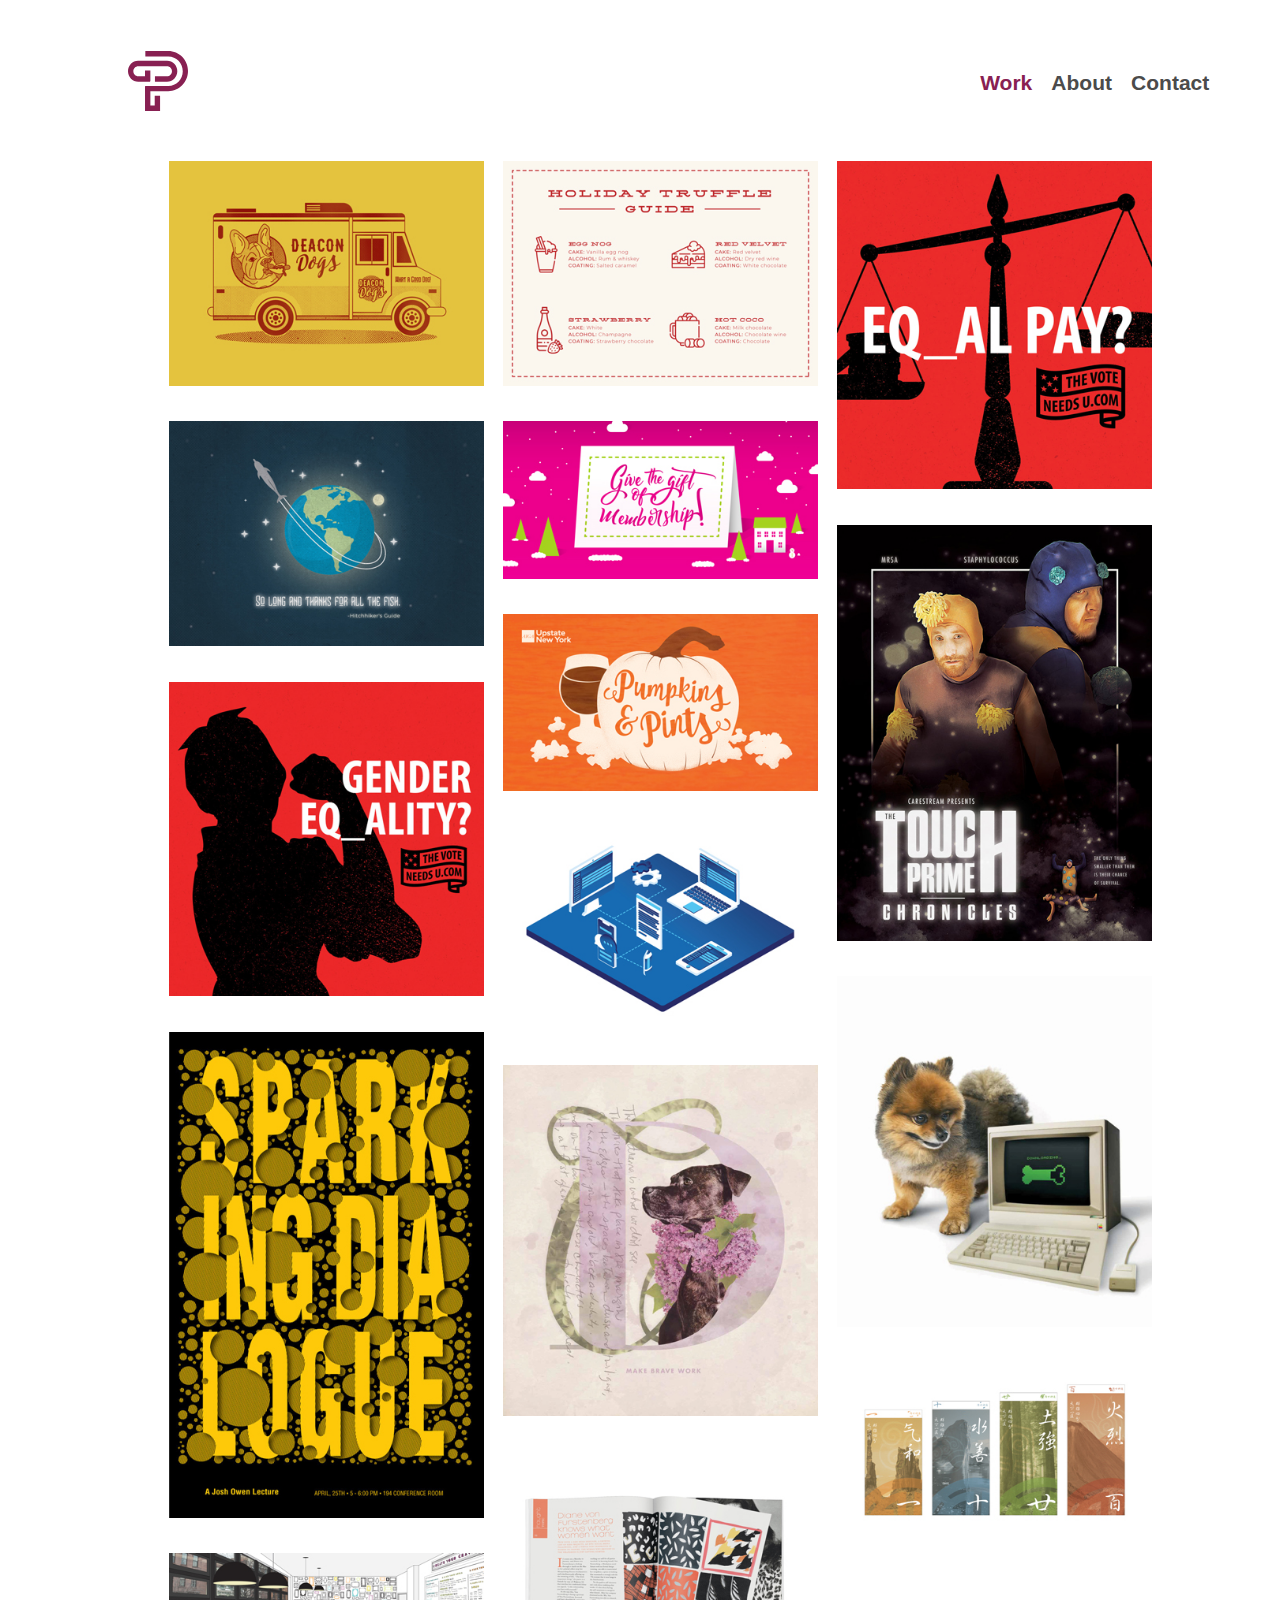
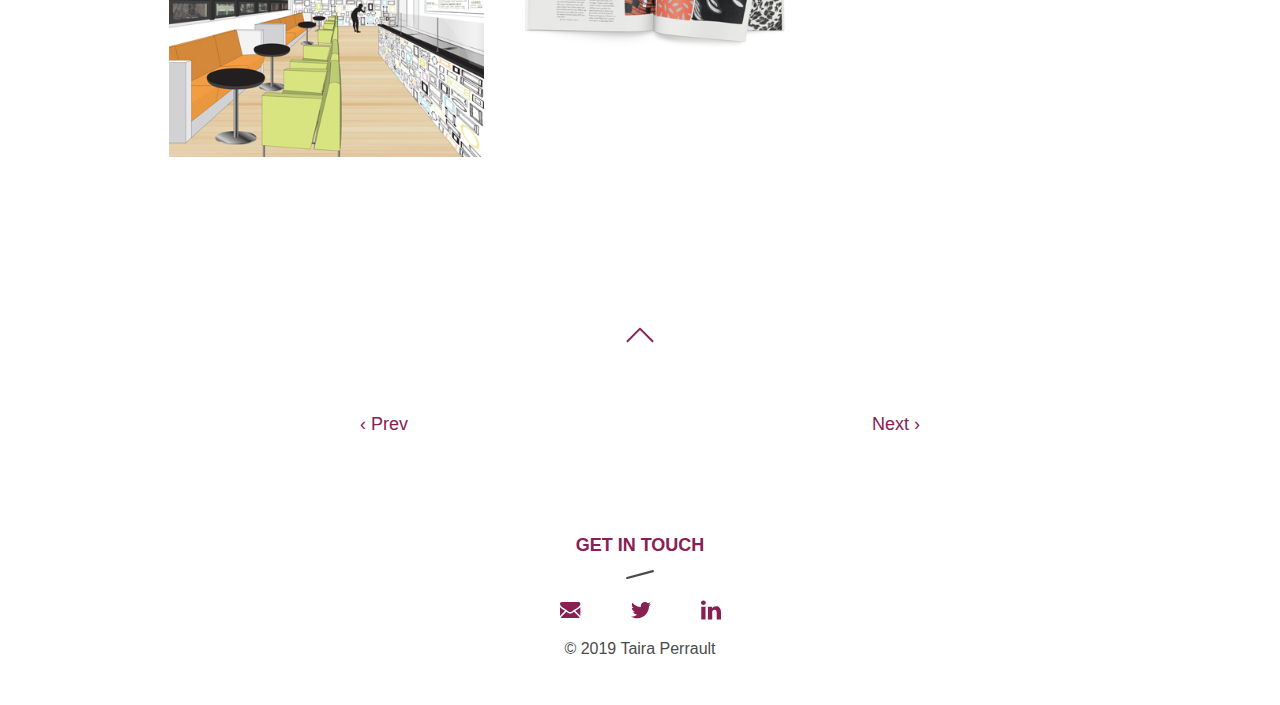
<file: work/junkdrawer.html>
<!doctype html>
<html class="no-js" lang="">
    <head>
        <meta charset="utf-8">
        <meta http-equiv="X-UA-Compatible" content="IE=edge,chrome=1">
        <title>Junk Drawer | Taira Perrault</title>
        <meta name="description" content="">
        <meta name="viewport" content="width=device-width, initial-scale=1">
        <link rel="icon" type="image/x-icon" href="../images/favicon.png" />

    <!-- Font Awesome -->
        <link href="https://maxcdn.bootstrapcdn.com/font-awesome/4.7.0/css/font-awesome.min.css" rel="stylesheet">

    <!-- Custom Styles -->
        <link rel="stylesheet" href="../css/normalize.min.css">
        <link rel="stylesheet" href="../css/main.css">

    <!-- Modernizr helps this page look better on crappy old browsers -->
        <script src="../js/vendor/modernizr-2.8.3.min.js"></script>
    </head>
    <body>
        <!--[if lt IE 8]>
            <p class="browserupgrade">You are using an <strong>outdated</strong> browser.
            Please <a href="http://browsehappy.com/">upgrade your browser</a> to improve your experience.</p>
        <![endif]-->

      <!-- This is where you start! -->
      <header>
        <div class="container">
          <a href="..//"><img src="../images/icon-logo.svg" alt="Taira Perrault" id="page-top"></a>

          <nav>
            <ul>
              <li><a class="nav-active" href="../work.html">Work</a></li>
              <li><a class="nav-inactive" href="../about.html">About</a></li>
              <li><a class="nav-inactive button-open" id="button-open">Contact</a></li>
            </ul>
          </nav>
        </div>
      </header>


      <!-- Main section with image -->

      <main>

        </section>


      <!-- Images used to open the lightbox -->

      <section class="container">

        <div class="masonry">

      <!-- First column -->

          <div class="grid-item">
            <a class="lightbox" href="#junk-1">
                <img src="../images/junksmall-1.jpg" alt="Boston Terrier Foodtruck Illustration Small" onmouseover="this.src='../images/junksmall-hover-1.jpg';" onmouseout="this.src='../images/junksmall-1.jpg';"/>
            </a>
          </div>


          <div class="grid-item">
            <a class="lightbox" href="#junk-3">
              <img src="../images/junksmall-3.jpg" alt="Hitchiker's Guide Illustration Small" onmouseover="this.src='../images/junksmall-hover-3.jpg';" onmouseout="this.src='../images/junksmall-3.jpg';"/>
            </a>
          </div>



          <div class="grid-item">
            <a class="lightbox" href="#junk-7">
              <img src="../images/junksmall-7.jpg" alt="Gender Equality Graphic Small" onmouseover="this.src='../images/junksmall-hover-7.jpg';" onmouseout="this.src='../images/junksmall-7.jpg';"/>
            </a>
          </div>

          <div class="grid-item">
            <a class="lightbox" href="#junk-10">
              <img src="../images/junksmall-10.jpg" alt="Sparking Dialogue Josh Owen Poster Small" onmouseover="this.src='../images/junksmall-hover-10.jpg';" onmouseout="this.src='../images/junksmall-10.jpg';"/>
            </a>
          </div>



          <div class="grid-item">
            <a class="lightbox" href="#junk-13">
              <img src="../images/junksmall-13.jpg" alt="Interior Cafe Design Render Small" onmouseover="this.src='../images/junksmall-hover-13.jpg';" onmouseout="this.src='../images/junksmall-13.jpg';"/>
            </a>
          </div>








      <!-- Second column -->



      <div class="grid-item">
        <a class="lightbox" href="#junk-2">
          <img src="../images/junksmall-2.jpg" alt="Holiday Truffle Guide Small" onmouseover="this.src='../images/junksmall-hover-2.jpg';" onmouseout="this.src='../images/junksmall-2.jpg';"/>
        </a>
      </div>


      <div class="grid-item">
        <a class="lightbox" href="#junk-4">
          <img src="../images/junksmall-4.jpg" alt="Holiday Membership Illustration Small" onmouseover="this.src='../images/junksmall-hover-4.jpg';" onmouseout="this.src='../images/junksmall-4.jpg';"/>
        </a>
      </div>


      <div class="grid-item">
        <a class="lightbox" href="#junk-5">
          <img src="../images/junksmall-5.jpg" alt="Pumpkins & Pints Illustration Small" onmouseover="this.src='../images/junksmall-hover-5.jpg';" onmouseout="this.src='../images/junksmall-5.jpg';"/>
        </a>
      </div>


      <div class="grid-item">
        <a class="lightbox" href="#junk-8">
          <img src="../images/junksmall-8.jpg" alt="Isomorphic Technology Illustration Small" onmouseover="this.src='../images/junksmall-hover-8.jpg';" onmouseout="this.src='../images/junksmall-8.jpg';"/>
        </a>
      </div>

      <div class="grid-item">
        <a class="lightbox" href="#junk-11">
          <img src="../images/junksmall-11.jpg" alt="Creative Director Digital Dog Collage Small" onmouseover="this.src='../images/junksmall-hover-11.jpg';" onmouseout="this.src='../images/junksmall-11.jpg';"/>
        </a>
      </div>


      <div class="grid-item">
          <a class="lightbox" href="#junk-14">
            <img src="../images/junksmall-14.jpg" alt="Fashion Magazine Small" onmouseover="this.src='../images/junksmall-hover-14.jpg';" onmouseout="this.src='../images/junksmall-14.jpg';"/>
          </a>
      </div>

      <!-- Third column -->



      <div class="grid-item">
        <a class="lightbox" href="#junk-6">
          <img src="../images/junksmall-6.jpg" alt="Equal Pay Graphic Small" onmouseover="this.src='../images/junksmall-hover-6.jpg';" onmouseout="this.src='../images/junksmall-6.jpg';"/>
        </a>
      </div>


      <div class="grid-item">
        <a class="lightbox" href="#junk-9">
          <img src="../images/junksmall-9.jpg" alt="Star Wars Inspired Poster for Carestream's Touch Prime Small" onmouseover="this.src='../images/junksmall-hover-9.jpg';" onmouseout="this.src='../images/junksmall-9.jpg';"/>
        </a>
      </div>



      <div class="grid-item">
        <a class="lightbox" href="#junk-12">
          <img src="../images/junksmall-12.jpg" alt="Digital Dog and Computer Photo Collage Small" onmouseover="this.src='../images/junksmall-hover-12.jpg';" onmouseout="this.src='../images/junksmall-12.jpg';"/>
        </a>
      </div>




      <div class="grid-item">
        <a class="lightbox" href="#junk-15">
          <img src="../images/junksmall-15.jpg" alt="Avatar the Last Airbender Currency Small" onmouseover="this.src='../images/junksmall-hover-15.jpg';" onmouseout="this.src='../images/junksmall-15.jpg';"/>
        </a>
      </div>



    </div>

    </section>

      <!-- Lightbox Images -->

      <div class="lightbox-target" id="junk-1">
         <img src="../images/junkbig-1.jpg" alt="Boston Terrier Foodtruck Illustration Large">

         <div class="lightbox-close" id="lightbox-close">
             <div class="lightbox-leftright"></div>
             <div class="lightbox-rightleft"></div>
             <label class="lightbox-label">CLOSE</label>
             <a class="lightbox-close" href="#"></a>
         </div>
      </div>


      <div class="lightbox-target" id="junk-2">
         <img src="../images/junkbig-2.jpg" alt="Holiday Truffle Guide Large">

         <div class="lightbox-close" id="lightbox-close">
             <div class="lightbox-leftright"></div>
             <div class="lightbox-rightleft"></div>
             <label class="lightbox-label">CLOSE</label>
             <a class="lightbox-close" href="#"></a>
         </div>
      </div>


      <div class="lightbox-target" id="junk-3">
         <img src="../images/junkbig-3.jpg" alt="Hitchiker's Guide Illustration Large">

         <div class="lightbox-close" id="lightbox-close">
             <div class="lightbox-leftright"></div>
             <div class="lightbox-rightleft"></div>
             <label class="lightbox-label">CLOSE</label>
             <a class="lightbox-close" href="#"></a>
         </div>
      </div>


      <div class="lightbox-target" id="junk-4">
         <img src="../images/junkbig-4.jpg" alt="Holiday Membership Illustration Small">

         <div class="lightbox-close" id="lightbox-close">
             <div class="lightbox-leftright"></div>
             <div class="lightbox-rightleft"></div>
             <label class="lightbox-label">CLOSE</label>
             <a class="lightbox-close" href="#"></a>
         </div>
      </div>


      <div class="lightbox-target" id="junk-5">
         <img src="../images/junkbig-5.jpg" alt="Pumpkins & Pints Illustration Large">

         <div class="lightbox-close" id="lightbox-close">
             <div class="lightbox-leftright"></div>
             <div class="lightbox-rightleft"></div>
             <label class="lightbox-label">CLOSE</label>
             <a class="lightbox-close" href="#"></a>
         </div>
      </div>


      <div class="lightbox-target" id="junk-6">
         <img src="../images/junkbig-6.jpg" alt="Equal Pay Graphic Large">

         <div class="lightbox-close" id="lightbox-close">
             <div class="lightbox-leftright"></div>
             <div class="lightbox-rightleft"></div>
             <label class="lightbox-label">CLOSE</label>
             <a class="lightbox-close" href="#"></a>
         </div>
      </div>


      <div class="lightbox-target" id="junk-7">
         <img src="../images/junkbig-7.jpg" alt="Gender Equality Graphic Large">

         <div class="lightbox-close" id="lightbox-close">
             <div class="lightbox-leftright"></div>
             <div class="lightbox-rightleft"></div>
             <label class="lightbox-label">CLOSE</label>
             <a class="lightbox-close" href="#"></a>
         </div>
      </div>


      <div class="lightbox-target" id="junk-8">
         <img src="../images/junkbig-8.jpg" alt="Isomorphic Technology Illustration Large">

         <div class="lightbox-close" id="lightbox-close">
             <div class="lightbox-leftright"></div>
             <div class="lightbox-rightleft"></div>
             <label class="lightbox-label">CLOSE</label>
             <a class="lightbox-close" href="#"></a>
         </div>
      </div>

      <div class="lightbox-target" id="junk-9">
         <img src="../images/junkbig-9.jpg" alt="Star Wars Inspired Poster for Carestream's Touch Prime Large">

         <div class="lightbox-close" id="lightbox-close">
             <div class="lightbox-leftright"></div>
             <div class="lightbox-rightleft"></div>
             <label class="lightbox-label">CLOSE</label>
             <a class="lightbox-close" href="#"></a>
         </div>
      </div>


      <div class="lightbox-target" id="junk-10">
         <img src="../images/junkbig-10.jpg" alt="Sparking Dialogue Josh Owen Poster Large">

         <div class="lightbox-close" id="lightbox-close">
             <div class="lightbox-leftright"></div>
             <div class="lightbox-rightleft"></div>
             <label class="lightbox-label">CLOSE</label>
             <a class="lightbox-close" href="#"></a>
         </div>
      </div>


      <div class="lightbox-target" id="junk-11">
         <img src="../images/junkbig-11.jpg" alt="Creative Director Digital Dog Collage Large">

         <div class="lightbox-close" id="lightbox-close">
             <div class="lightbox-leftright"></div>
             <div class="lightbox-rightleft"></div>
             <label class="lightbox-label">CLOSE</label>
             <a class="lightbox-close" href="#"></a>
         </div>
      </div>


      <div class="lightbox-target" id="junk-12">
         <img src="../images/junkbig-12.jpg" alt="Digital Dog and Computer Photo Collage Large">

         <div class="lightbox-close" id="lightbox-close">
             <div class="lightbox-leftright"></div>
             <div class="lightbox-rightleft"></div>
             <label class="lightbox-label">CLOSE</label>
             <a class="lightbox-close" href="#"></a>
         </div>
      </div>


      <div class="lightbox-target" id="junk-13">
         <img src="../images/junkbig-13.jpg" alt="Interior Cafe Design Render Large">

         <div class="lightbox-close" id="lightbox-close">
             <div class="lightbox-leftright"></div>
             <div class="lightbox-rightleft"></div>
             <label class="lightbox-label">CLOSE</label>
             <a class="lightbox-close" href="#"></a>
         </div>
      </div>


      <div class="lightbox-target" id="junk-14">
         <img src="../images/junkbig-14.jpg" alt="Fashion Magazine Large">

         <div class="lightbox-close" id="lightbox-close">
             <div class="lightbox-leftright"></div>
             <div class="lightbox-rightleft"></div>
             <label class="lightbox-label">CLOSE</label>
             <a class="lightbox-close" href="#"></a>
         </div>
      </div>


      <div class="lightbox-target" id="junk-15">
         <img src="../images/junkbig-15.jpg" alt="Avatar the Last Airbender Currency Large">

         <div class="lightbox-close" id="lightbox-close">
             <div class="lightbox-leftright"></div>
             <div class="lightbox-rightleft"></div>
             <label class="lightbox-label">CLOSE</label>
             <a class="lightbox-close" href="#"></a>
         </div>
      </div>






      <!-- Footer section -->

      <a href="#page-top"><img src="../images/icon-uparrow.svg" alt="Up Arrow" id="up-arrow"></a>
      <div class="container">
        <div class="previous-next">
            <ul>
                <li><a class="previous-next" href="logos.html">&#8249; Prev</a></li>
                <li><a class="previous-next" href="melted.html">Next &#8250;</a></li>
            </ul>
        <div>
      </div>

</main>


        <footer>
          <div class="container">
              <h5>GET IN TOUCH</h5>
              <img src="../images/icon-graydash.svg" alt="Gray Dash">

                <ul class="social-icons">
                <!-- Email -->
                  <li>
                      <a href="mailto:hello@tairaperrault.com"><img src="../images/icon-email.svg" alt="Email"></a>
                  </li>

                <!-- Twitter -->
                  <li>
                      <a href="https://twitter.com/tairaperrault?lang=en" target="_blank"><img src="../images/icon-twitter.svg" alt="Twitter"></a>
                  </li>

                <!-- Linkedin-->
                  <li>
                      <a href="https://www.linkedin.com/in/tairaperrault/" target="_blank"><img src="../images/icon-linkedin.svg" alt="LinkedIn"></a>
                  </li>
              </ul>

              <h6>&copy; 2019 Taira Perrault</h6>

            </div>
        </footer>


                <!-- Contact modal-->
            <div class="modal-wrapper closed" id="modal-wrapper">

              <div class="modal closed" id="modal">

                  <a href="..//"><img src="../images/icon-logo.svg" alt="Taira Perrault" class="modal-logo"></a>

                  <div class="button-close" id="button-close">
                      <div class="leftright"></div>
                      <div class="rightleft"></div>
                      <label class="close">CLOSE</label>
                  </div>


                <!-- Modal body-->
                <div class="container">
                  <div class="modal-body">


                    <h5>CONTACT</h5>

                      <a href="mailto:hello@tairaperrault.com" class="contact-email">
                          <span>hello@tairaperrault.com</span>
                      </a>

                  </div>
                </div>


                <!-- Modal footer-->
              <div class="container">
                <div class="modal-footer">

                    <ul class="social-icons">
                    <!-- Email -->
                      <li>
                          <a href="mailto:hello@tairaperrault.com"><img src="../images/icon-email.svg" alt="Email"></a>
                      </li>

                    <!-- Twitter -->
                      <li>
                          <a href="https://twitter.com/tairaperrault?lang=en" target="_blank"><img src="../images/icon-twitter.svg" alt="Twitter"></a>
                      </li>

                    <!-- Linkedin-->
                      <li>
                          <a href="https://www.linkedin.com/in/tairaperrault/" target="_blank"><img src="../images/icon-linkedin.svg" alt="LinkedIn"></a>
                      </li>
                  </ul>

                  <h6>&copy; 2019 Taira Perrault</h6>
                </div>
              </div>

              </div>
            </div>

            <!-- Hamburger modal-->

        <img src="../images/icon-hamburger.svg" class="hamburger-open" id="hamburger-open" alt="Hamburger Menu Icon">

        <div class="hamburger-wrapper closed" id="hamburger-wrapper">

          <div class="hamburger closed" id="hamburger">

              <a href="..//"><img src="../images/icon-logo.svg" alt="Taira Perrault" class="hamburger-logo"></a>

              <div class="hamburger-close" id="hamburger-close">
                  <div class="leftright"></div>
                  <div class="rightleft"></div>
              </div>


            <!-- Modal body-->
            <div class="container">
              <div class="hamburger-body">

                  <ul>
                    <li><a class="nav-inactive" href="../work.html">Work</a></li>
                    <li><a class="nav-inactive" href="../about.html">About</a></li>

                  </ul>

              </div>
            </div>


            <!-- Modal footer-->
          <div class="container">
            <div class="hamburger-footer">

              <h5>GET IN TOUCH</h5>
              <img src="../images/icon-graydash.svg" alt="Gray Dash">

                <ul class="social-icons">
                <!-- Email -->
                  <li>
                      <a href="mailto:hello@tairaperrault.com"><img src="../images/icon-email.svg" alt="Email"></a>
                  </li>

                <!-- Twitter -->
                  <li>
                      <a href="https://twitter.com/tairaperrault?lang=en" target="_blank"><img src="../images/icon-twitter.svg" alt="Twitter"></a>
                  </li>

                <!-- Linkedin-->
                  <li>
                      <a href="https://www.linkedin.com/in/tairaperrault/" target="_blank"><img src="../images/icon-linkedin.svg" alt="LinkedIn"></a>
                  </li>
              </ul>

              <h6>&copy; 2019 Taira Perrault</h6>

            </div>
          </div>

          </div>
        </div>

        <!-- Jquery follwed by your custom javascript. Uncomment jQuery only if needed! -->
        <!-- <script src="//ajax.googleapis.com/ajax/libs/jquery/1.11.2/jquery.min.js"></script> -->
        <script src="../js/main.js"></script>

        <!-- Global site tag (gtag.js) - Google Analytics -->
        <script async src="https://www.googletagmanager.com/gtag/js?id=G-YDNJCPX0JJ"></script>
        <script>
          window.dataLayer = window.dataLayer || [];
          function gtag(){dataLayer.push(arguments);}
          gtag('js', new Date());

          gtag('config', 'G-YDNJCPX0JJ');
        </script>
    </body>
</html>
</file>
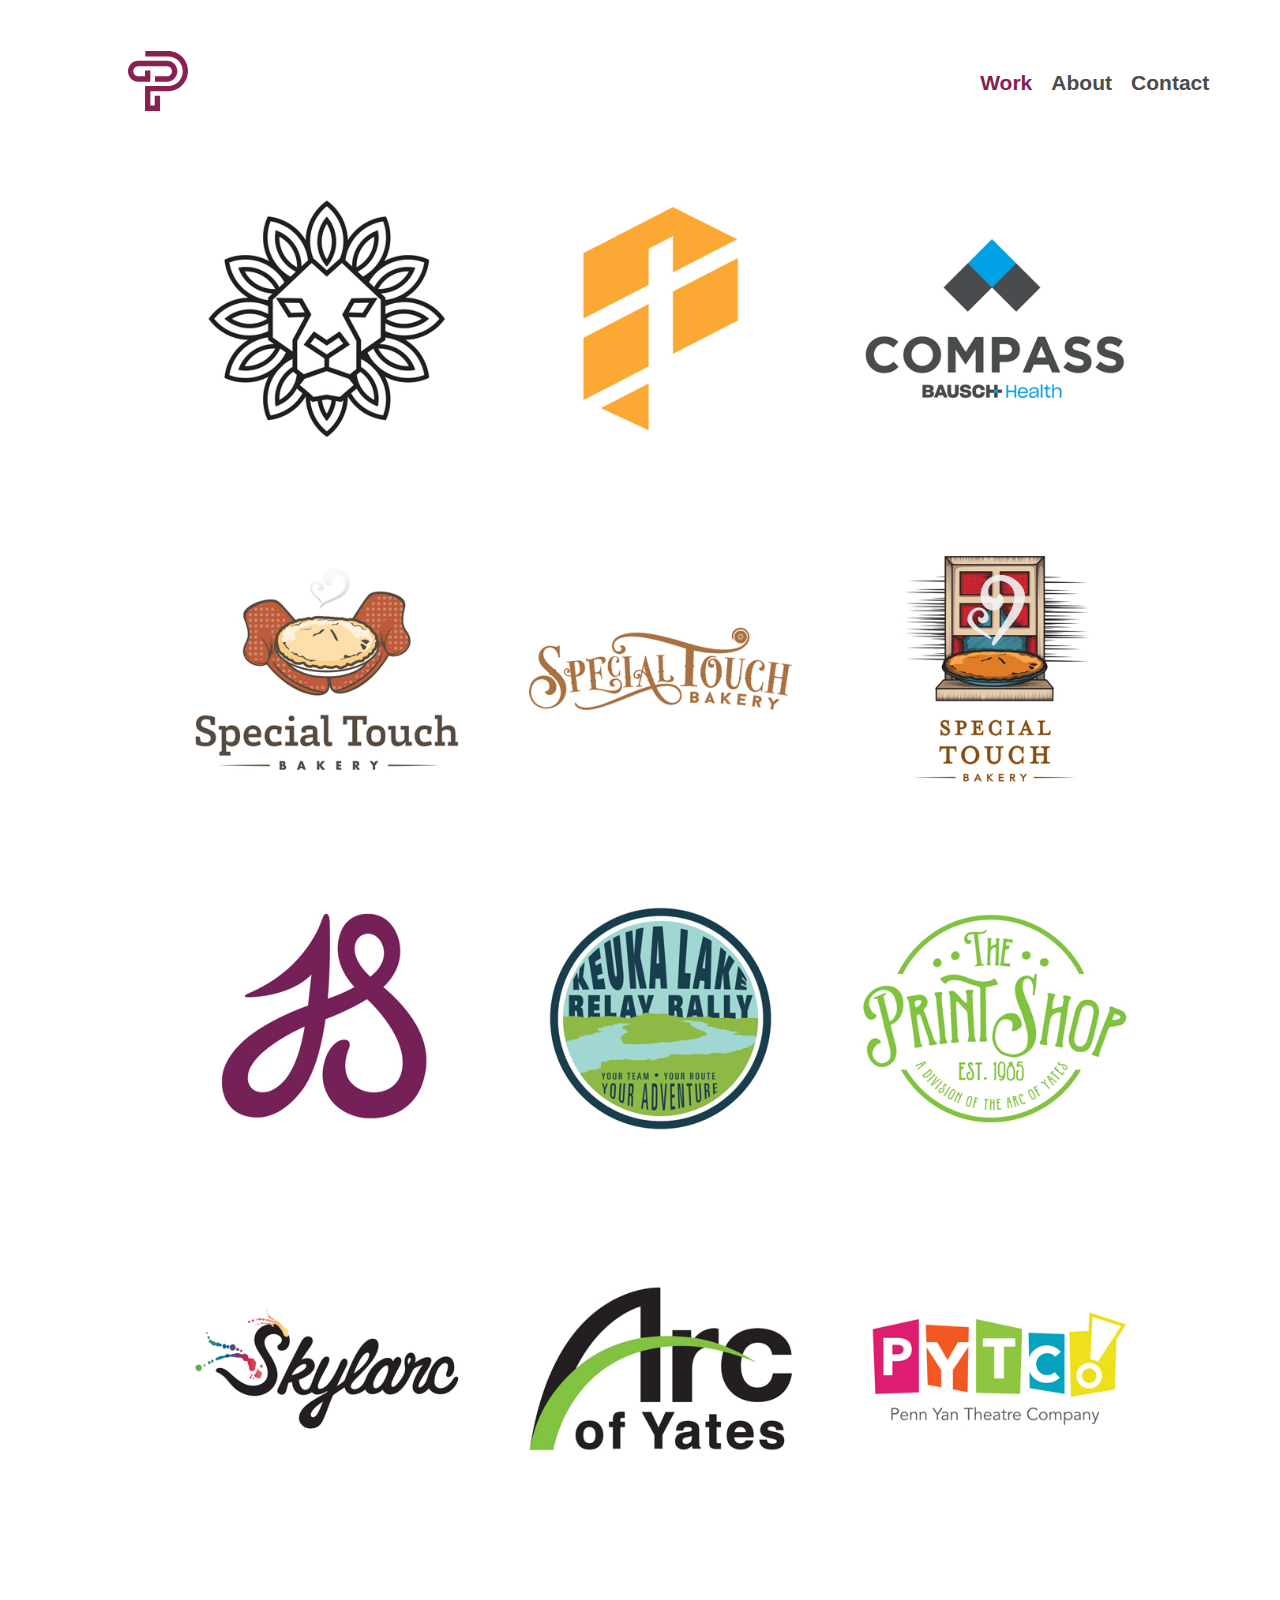
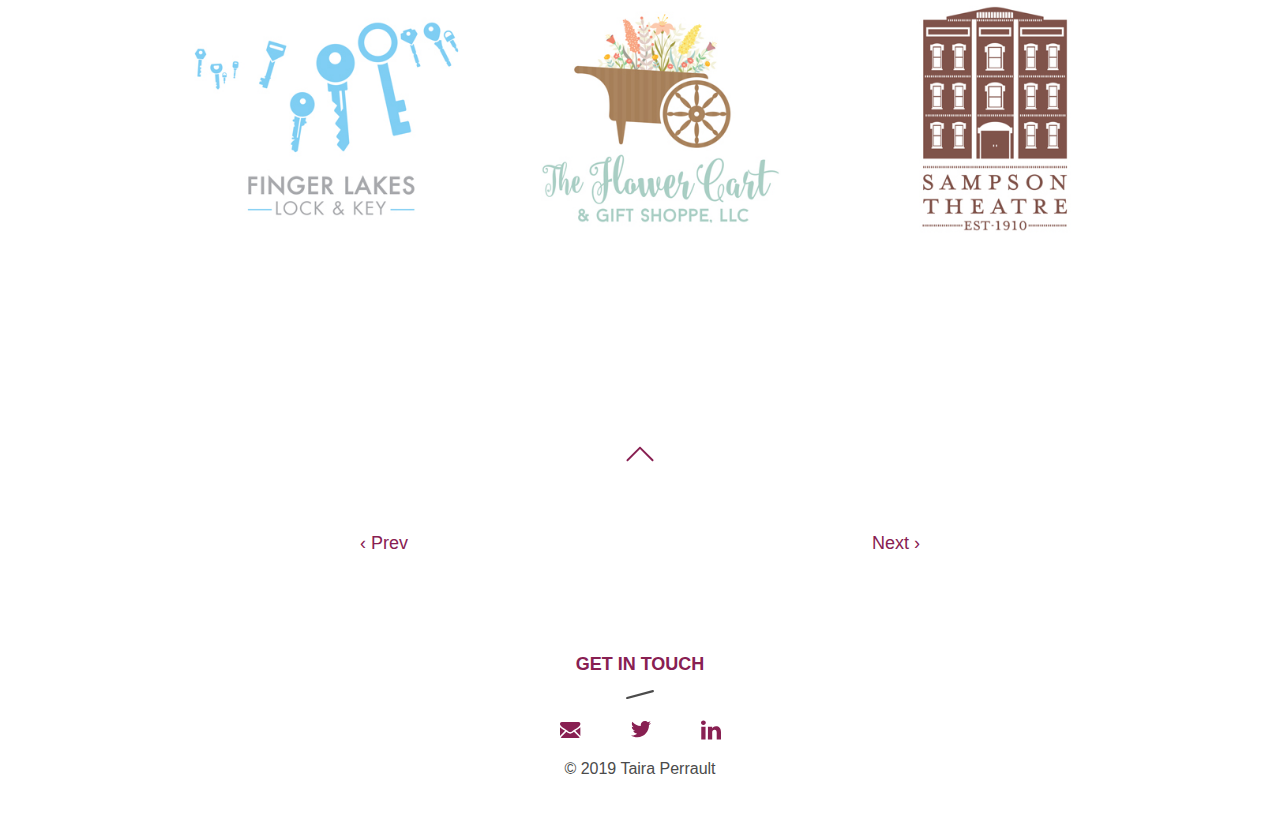
<file: work/logos.html>
<!doctype html>
<html class="no-js" lang="">
    <head>
        <meta charset="utf-8">
        <meta http-equiv="X-UA-Compatible" content="IE=edge,chrome=1">
        <title>Logos | Taira Perrault</title>
        <meta name="description" content="">
        <meta name="viewport" content="width=device-width, initial-scale=1">
        <link rel="icon" type="image/x-icon" href="../images/favicon.png" />

    <!-- Font Awesome -->
        <link href="https://maxcdn.bootstrapcdn.com/font-awesome/4.7.0/css/font-awesome.min.css" rel="stylesheet">

    <!-- Custom Styles -->
        <link rel="stylesheet" href="../css/normalize.min.css">
        <link rel="stylesheet" href="../css/main.css">

    <!-- Modernizr helps this page look better on crappy old browsers -->
        <script src="../js/vendor/modernizr-2.8.3.min.js"></script>
    </head>
    <body>
        <!--[if lt IE 8]>
            <p class="browserupgrade">You are using an <strong>outdated</strong> browser.
            Please <a href="http://browsehappy.com/">upgrade your browser</a> to improve your experience.</p>
        <![endif]-->

      <!-- This is where you start! -->
      <header>
        <div class="container">
          <a href="..//"><img src="../images/icon-logo.svg" alt="Taira Perrault" id="page-top"></a>

          <nav>
            <ul>
              <li><a class="nav-active" href="../work.html">Work</a></li>
              <li><a class="nav-inactive" href="../about.html">About</a></li>
              <li><a class="nav-inactive button-open" id="button-open">Contact</a></li>
            </ul>
          </nav>
        </div>
      </header>


      <!-- Main section with image -->

      <main>

        </section>


      <!-- Images used to open the lightbox -->
      <section class="container">

        <div class="masonry">


      <!-- First column -->

            <div class="grid-item">
              <a class="lightbox" href="#logos-7">
                <img src="../images/logossmall-7.jpg" alt="Partners and Napier Lion Logo Small" onmouseover="this.src='../images/logossmall-hover-7.jpg';" onmouseout="this.src='../images/logossmall-7.jpg';"/>
              </a>
            </div>


            <div class="grid-item">
            <a class="lightbox" href="#logos-5">
                <img src="../images/logossmall-5.jpg" alt="Special Touch Bakery Oven Mitts Logo Small" onmouseover="this.src='../images/logossmall-hover-5.jpg';" onmouseout="this.src='../images/logossmall-5.jpg';"/>
              </a>
            </div>


            <div class="grid-item">
            <a class="lightbox" href="#logos-4">
                <img src="../images/logossmall-4.jpg" alt="Julie Scott Personal Logo Small" onmouseover="this.src='../images/logossmall-hover-4.jpg';" onmouseout="this.src='../images/logossmall-4.jpg';"/>
              </a>
            </div>


            <div class="grid-item">
            <a class="lightbox" href="#logos-11">
                <img src="../images/logossmall-11.jpg" alt="Arc of Yates Skylarc Logo Small" onmouseover="this.src='../images/logossmall-hover-11.jpg';" onmouseout="this.src='../images/logossmall-11.jpg';"/>
              </a>
            </div>


            <div class="grid-item">
            <a class="lightbox" href="#logos-3">
                <img src="../images/logossmall-3.jpg" alt="Finger Lakes Lock & Key Logo Small" onmouseover="this.src='../images/logossmall-hover-3.jpg';" onmouseout="this.src='../images/logossmall-3.jpg';"/>
              </a>
            </div>




      <!-- Second column -->

            <div class="grid-item">
              <a class="lightbox" href="#logos-6">
                  <img src="../images/logossmall-6.jpg" alt="Partners and Napier P Logo Small" onmouseover="this.src='../images/logossmall-hover-6.jpg';" onmouseout="this.src='../images/logossmall-6.jpg';"/>
                </a>
            </div>


            <div class="grid-item">
              <a class="lightbox" href="#logos-12">
                  <img src="../images/logossmall-12.jpg" alt="Special Touch Bakery Logotype Small" onmouseover="this.src='../images/logossmall-hover-12.jpg';" onmouseout="this.src='../images/logossmall-12.jpg';"/>
                </a>
            </div>


            <div class="grid-item">
              <a class="lightbox" href="#logos-10">
                  <img src="../images/logossmall-10.jpg" alt="Keuka Lake Relay Rally Logo Small" onmouseover="this.src='../images/logossmall-hover-10.jpg';" onmouseout="this.src='../images/logossmall-10.jpg';"/>
                </a>
            </div>


            <div class="grid-item">
              <a class="lightbox" href="#logos-1">
                  <img src="../images/logossmall-1.jpg" alt="Arc of Yates Logo Small" onmouseover="this.src='../images/logossmall-hover-1.jpg';" onmouseout="this.src='../images/logossmall-1.jpg';"/>
                </a>
            </div>


            <div class="grid-item">
              <a class="lightbox" href="#logos-13">
                  <img src="../images/logossmall-13.jpg" alt="The Flower Cart Logo Small" onmouseover="this.src='../images/logossmall-hover-13.jpg';" onmouseout="this.src='../images/logossmall-13.jpg';"/>
                </a>
            </div>



      <!-- Third column -->

            <div class="grid-item">
                <a class="lightbox" href="#logos-2">
                    <img src="../images/logossmall-2.jpg" alt="Bausch + Lomb Compass Logo Small" onmouseover="this.src='../images/logossmall-hover-2.jpg';" onmouseout="this.src='../images/logossmall-2.jpg';"/>
                  </a>
            </div>


            <div class="grid-item">
                <a class="lightbox" href="#logos-14">
                    <img src="../images/logossmall-14.jpg" alt="Special Touch Bakery Window Logo Small" onmouseover="this.src='../images/logossmall-hover-14.jpg';" onmouseout="this.src='../images/logossmall-14.jpg';"/>
                  </a>
            </div>


            <div class="grid-item">
                <a class="lightbox" href="#logos-8">
                    <img src="../images/logossmall-8.jpg" alt="Arc of Yates Print Shop Logo Small" onmouseover="this.src='../images/logossmall-hover-8.jpg';" onmouseout="this.src='../images/logossmall-8.jpg';"/>
                  </a>
            </div>


            <div class="grid-item">
                <a class="lightbox" href="#logos-9">
                    <img src="../images/logossmall-9.jpg" alt="Penn Yan Theatre Company Logo Small" onmouseover="this.src='../images/logossmall-hover-9.jpg';" onmouseout="this.src='../images/logossmall-9.jpg';"/>
                  </a>
            </div>


            <div class="grid-item">
                <a class="lightbox" href="#logos-15">
                    <img src="../images/logossmall-15.jpg" alt="Sampson Theatre Logo Small" onmouseover="this.src='../images/logossmall-hover-15.jpg';" onmouseout="this.src='../images/logossmall-15.jpg';"/>
                  </a>
            </div>


    </div>

    </section>



      <!-- Lightbox Images -->

      <div class="lightbox-target" id="logos-1">
         <img src="../images/logosbig-1.jpg" alt="Arc of Yates Logo Large">

         <div class="lightbox-close" id="lightbox-close">
             <div class="lightbox-leftright"></div>
             <div class="lightbox-rightleft"></div>
             <label class="lightbox-label">CLOSE</label>
             <a class="lightbox-close" href="#"></a>
         </div>
      </div>


      <div class="lightbox-target" id="logos-2">
         <img src="../images/logosbig-2.jpg" alt="Bausch + Lomb Compass Logo Large">

         <div class="lightbox-close" id="lightbox-close">
             <div class="lightbox-leftright"></div>
             <div class="lightbox-rightleft"></div>
             <label class="lightbox-label">CLOSE</label>
             <a class="lightbox-close" href="#"></a>
         </div>
      </div>


      <div class="lightbox-target" id="logos-3">
         <img src="../images/logosbig-3.jpg" alt="Finger Lakes Lock & Key Logo Large">

         <div class="lightbox-close" id="lightbox-close">
             <div class="lightbox-leftright"></div>
             <div class="lightbox-rightleft"></div>
             <label class="lightbox-label">CLOSE</label>
             <a class="lightbox-close" href="#"></a>
         </div>
      </div>


      <div class="lightbox-target" id="logos-4">
         <img src="../images/logosbig-4.jpg" alt="Julie Scott Personal Logo Large">

         <div class="lightbox-close" id="lightbox-close">
             <div class="lightbox-leftright"></div>
             <div class="lightbox-rightleft"></div>
             <label class="lightbox-label">CLOSE</label>
             <a class="lightbox-close" href="#"></a>
         </div>
      </div>


      <div class="lightbox-target" id="logos-5">
         <img src="../images/logosbig-5.jpg" alt="Special Touch Bakery Oven Mitts Logo Large">

         <div class="lightbox-close" id="lightbox-close">
             <div class="lightbox-leftright"></div>
             <div class="lightbox-rightleft"></div>
             <label class="lightbox-label">CLOSE</label>
             <a class="lightbox-close" href="#"></a>
         </div>
      </div>


      <div class="lightbox-target" id="logos-6">
         <img src="../images/logosbig-6.jpg" alt="Partners and Napier P Logo Large">

         <div class="lightbox-close" id="lightbox-close">
             <div class="lightbox-leftright"></div>
             <div class="lightbox-rightleft"></div>
             <label class="lightbox-label">CLOSE</label>
             <a class="lightbox-close" href="#"></a>
         </div>
      </div>


      <div class="lightbox-target" id="logos-7">
         <img src="../images/logosbig-7.jpg" alt="Partners and Napier Lion Logo Large">

         <div class="lightbox-close" id="lightbox-close">
             <div class="lightbox-leftright"></div>
             <div class="lightbox-rightleft"></div>
             <label class="lightbox-label">CLOSE</label>
             <a class="lightbox-close" href="#"></a>
         </div>
      </div>


      <div class="lightbox-target" id="logos-8">
         <img src="../images/logosbig-8.jpg" alt="Arc of Yates Print Shop Logo Large">

         <div class="lightbox-close" id="lightbox-close">
             <div class="lightbox-leftright"></div>
             <div class="lightbox-rightleft"></div>
             <label class="lightbox-label">CLOSE</label>
             <a class="lightbox-close" href="#"></a>
         </div>
      </div>

      <div class="lightbox-target" id="logos-9">
         <img src="../images/logosbig-9.jpg" alt="Penn Yan Theatre Company Logo Large">

         <div class="lightbox-close" id="lightbox-close">
             <div class="lightbox-leftright"></div>
             <div class="lightbox-rightleft"></div>
             <label class="lightbox-label">CLOSE</label>
             <a class="lightbox-close" href="#"></a>
         </div>
      </div>


      <div class="lightbox-target" id="logos-10">
         <img src="../images/logosbig-10.jpg" alt="Keuka Lake Relay Rally Logo Large">

         <div class="lightbox-close" id="lightbox-close">
             <div class="lightbox-leftright"></div>
             <div class="lightbox-rightleft"></div>
             <label class="lightbox-label">CLOSE</label>
             <a class="lightbox-close" href="#"></a>
         </div>
      </div>


      <div class="lightbox-target" id="logos-11">
         <img src="../images/logosbig-11.jpg" alt="Arc of Yates Skylarc Logo Large">

         <div class="lightbox-close" id="lightbox-close">
             <div class="lightbox-leftright"></div>
             <div class="lightbox-rightleft"></div>
             <label class="lightbox-label">CLOSE</label>
             <a class="lightbox-close" href="#"></a>
         </div>
      </div>


      <div class="lightbox-target" id="logos-12">
         <img src="../images/logosbig-12.jpg" alt="Special Touch Bakery Logotype Large">

         <div class="lightbox-close" id="lightbox-close">
             <div class="lightbox-leftright"></div>
             <div class="lightbox-rightleft"></div>
             <label class="lightbox-label">CLOSE</label>
             <a class="lightbox-close" href="#"></a>
         </div>
      </div>


      <div class="lightbox-target" id="logos-13">
         <img src="../images/logosbig-13.jpg" alt="The Flower Cart Logo Large">

         <div class="lightbox-close" id="lightbox-close">
             <div class="lightbox-leftright"></div>
             <div class="lightbox-rightleft"></div>
             <label class="lightbox-label">CLOSE</label>
             <a class="lightbox-close" href="#"></a>
         </div>
      </div>


      <div class="lightbox-target" id="logos-14">
         <img src="../images/logosbig-14.jpg" alt="Special Touch Bakery Window Logo Large">

         <div class="lightbox-close" id="lightbox-close">
             <div class="lightbox-leftright"></div>
             <div class="lightbox-rightleft"></div>
             <label class="lightbox-label">CLOSE</label>
             <a class="lightbox-close" href="#"></a>
         </div>
      </div>


      <div class="lightbox-target" id="logos-15">
         <img src="../images/logosbig-15.jpg" alt="Sampson Theatre Logo Large">

         <div class="lightbox-close" id="lightbox-close">
             <div class="lightbox-leftright"></div>
             <div class="lightbox-rightleft"></div>
             <label class="lightbox-label">CLOSE</label>
             <a class="lightbox-close" href="#"></a>
         </div>
      </div>



      <!-- Footer section -->

      <a href="#page-top"><img src="../images/icon-uparrow.svg" alt="Up Arrow" id="up-arrow"></a>
      <div class="container">
        <div class="previous-next">
            <ul>
                <li><a class="previous-next" href="talkingdoor.html">&#8249; Prev</a></li>
                <li><a class="previous-next" href="junkdrawer.html">Next &#8250;</a></li>
            </ul>
        <div>
      </div>

</main>


        <footer>
          <div class="container">
              <h5>GET IN TOUCH</h5>
              <img src="../images/icon-graydash.svg" alt="Gray Dash">

                <ul class="social-icons">
                <!-- Email -->
                  <li>
                      <a href="mailto:hello@tairaperrault.com"><img src="../images/icon-email.svg" alt="Email"></a>
                  </li>

                <!-- Twitter -->
                  <li>
                      <a href="https://twitter.com/tairaperrault?lang=en" target="_blank"><img src="../images/icon-twitter.svg" alt="Twitter"></a>
                  </li>

                <!-- Linkedin-->
                  <li>
                      <a href="https://www.linkedin.com/in/tairaperrault/" target="_blank"><img src="../images/icon-linkedin.svg" alt="LinkedIn"></a>
                  </li>
              </ul>

              <h6>&copy; 2019 Taira Perrault</h6>

            </div>
        </footer>


                <!-- Contact modal-->
            <div class="modal-wrapper closed" id="modal-wrapper">

              <div class="modal closed" id="modal">

                  <a href="..//"><img src="../images/icon-logo.svg" alt="Taira Perrault" class="modal-logo"></a>

                  <div class="button-close" id="button-close">
                      <div class="leftright"></div>
                      <div class="rightleft"></div>
                      <label class="close">CLOSE</label>
                  </div>


                <!-- Modal body-->
                <div class="container">
                  <div class="modal-body">


                    <h5>CONTACT</h5>

                      <a href="mailto:hello@tairaperrault.com" class="contact-email">
                          <span>hello@tairaperrault.com</span>
                      </a>

                  </div>
                </div>


                <!-- Modal footer-->
              <div class="container">
                <div class="modal-footer">

                    <ul class="social-icons">
                    <!-- Email -->
                      <li>
                          <a href="mailto:hello@tairaperrault.com"><img src="../images/icon-email.svg" alt="Email"></a>
                      </li>

                    <!-- Twitter -->
                      <li>
                          <a href="https://twitter.com/tairaperrault?lang=en" target="_blank"><img src="../images/icon-twitter.svg" alt="Twitter"></a>
                      </li>

                    <!-- Linkedin-->
                      <li>
                          <a href="https://www.linkedin.com/in/tairaperrault/" target="_blank"><img src="../images/icon-linkedin.svg" alt="LinkedIn"></a>
                      </li>
                  </ul>

                  <h6>&copy; 2019 Taira Perrault</h6>
                </div>
              </div>

              </div>
            </div>

            <!-- Hamburger modal-->

        <img src="../images/icon-hamburger.svg" class="hamburger-open" id="hamburger-open" alt="Hamburger Menu Icon">

        <div class="hamburger-wrapper closed" id="hamburger-wrapper">

          <div class="hamburger closed" id="hamburger">

              <a href="..//"><img src="../images/icon-logo.svg" alt="Taira Perrault" class="hamburger-logo"></a>

              <div class="hamburger-close" id="hamburger-close">
                  <div class="leftright"></div>
                  <div class="rightleft"></div>
              </div>


            <!-- Modal body-->
            <div class="container">
              <div class="hamburger-body">

                  <ul>
                    <li><a class="nav-inactive" href="../work.html">Work</a></li>
                    <li><a class="nav-inactive" href="../about.html">About</a></li>

                  </ul>

              </div>
            </div>


            <!-- Modal footer-->
          <div class="container">
            <div class="hamburger-footer">

              <h5>GET IN TOUCH</h5>
              <img src="../images/icon-graydash.svg" alt="Gray Dash">

                <ul class="social-icons">
                <!-- Email -->
                  <li>
                      <a href="mailto:hello@tairaperrault.com"><img src="../images/icon-email.svg" alt="Email"></a>
                  </li>

                <!-- Twitter -->
                  <li>
                      <a href="https://twitter.com/tairaperrault?lang=en" target="_blank"><img src="../images/icon-twitter.svg" alt="Twitter"></a>
                  </li>

                <!-- Linkedin-->
                  <li>
                      <a href="https://www.linkedin.com/in/tairaperrault/" target="_blank"><img src="../images/icon-linkedin.svg" alt="LinkedIn"></a>
                  </li>
              </ul>

              <h6>&copy; 2019 Taira Perrault</h6>

            </div>
          </div>

          </div>
        </div>

        <!-- Jquery follwed by your custom javascript. Uncomment jQuery only if needed! -->
        <!-- <script src="//ajax.googleapis.com/ajax/libs/jquery/1.11.2/jquery.min.js"></script> -->
        <script src="../js/main.js"></script>

        <!-- Global site tag (gtag.js) - Google Analytics -->
        <script async src="https://www.googletagmanager.com/gtag/js?id=G-YDNJCPX0JJ"></script>
        <script>
          window.dataLayer = window.dataLayer || [];
          function gtag(){dataLayer.push(arguments);}
          gtag('js', new Date());

          gtag('config', 'G-YDNJCPX0JJ');
        </script>
    </body>
</html>
</file>
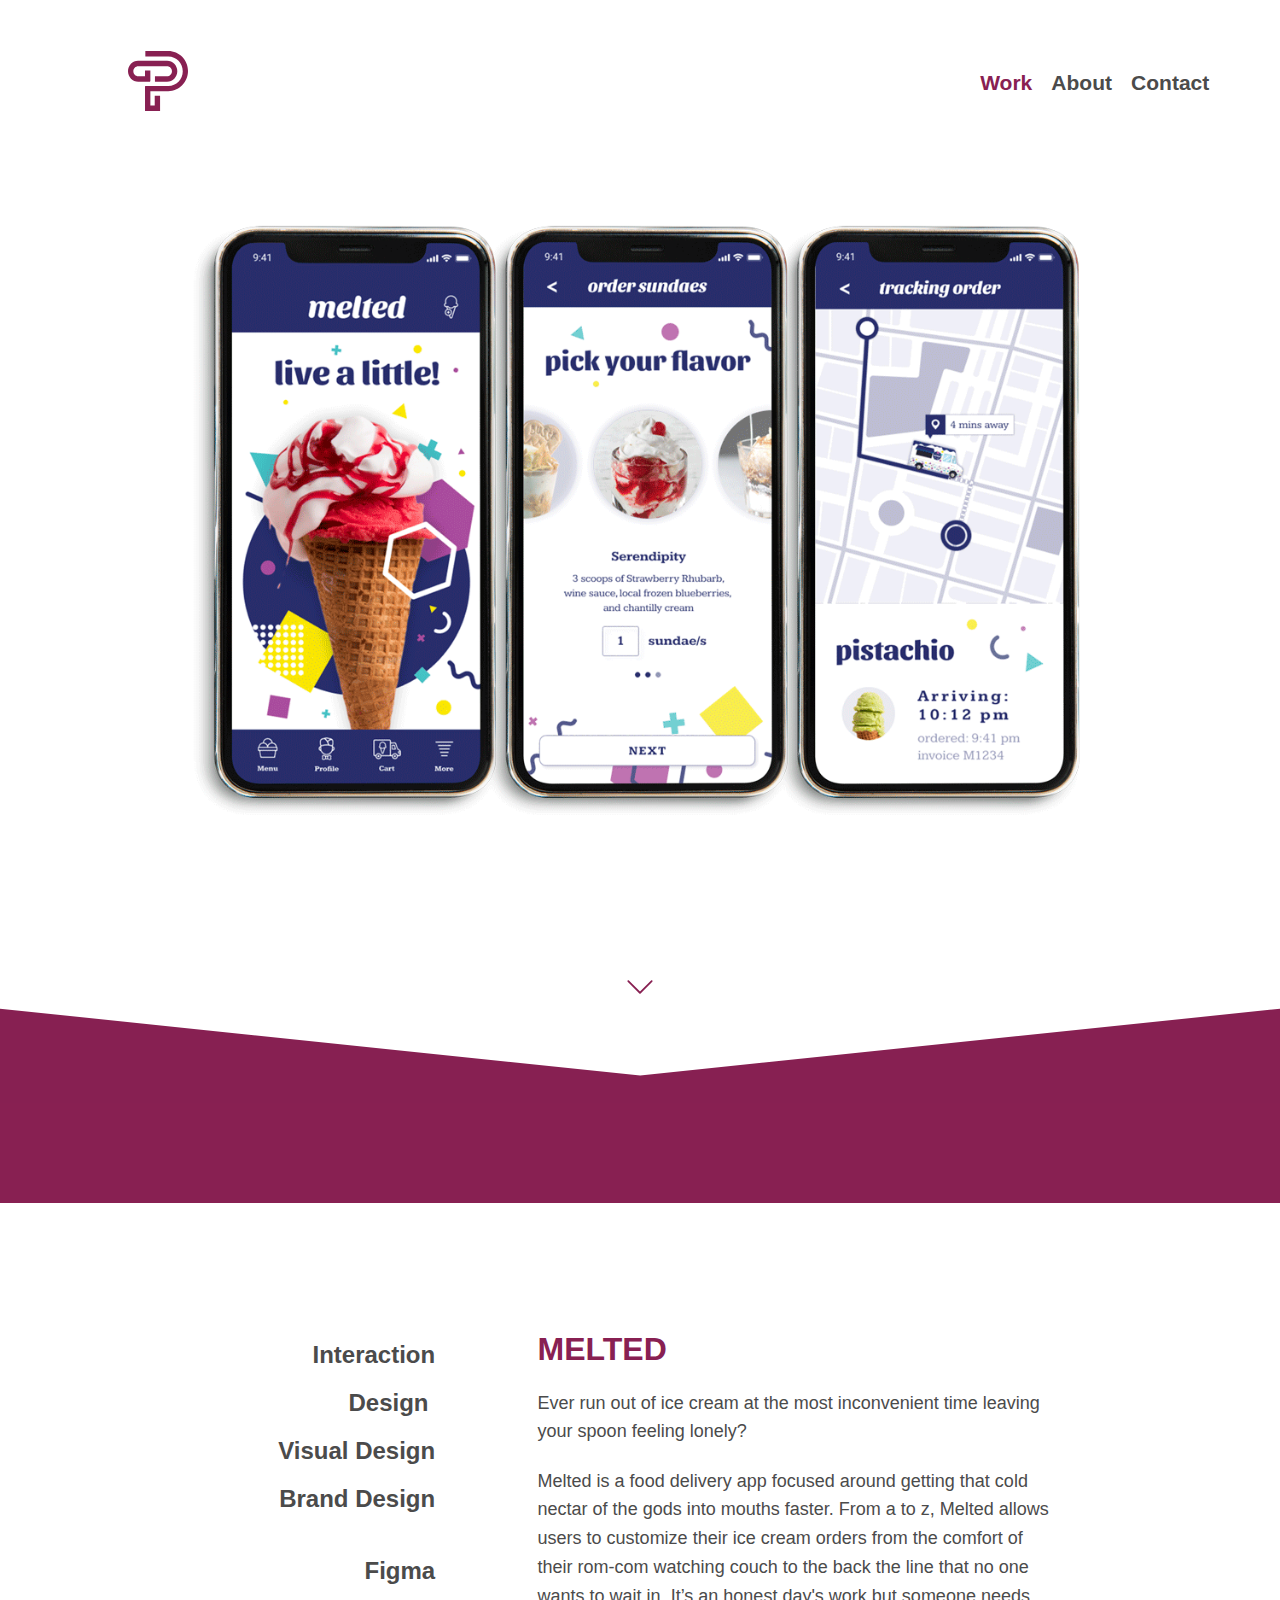
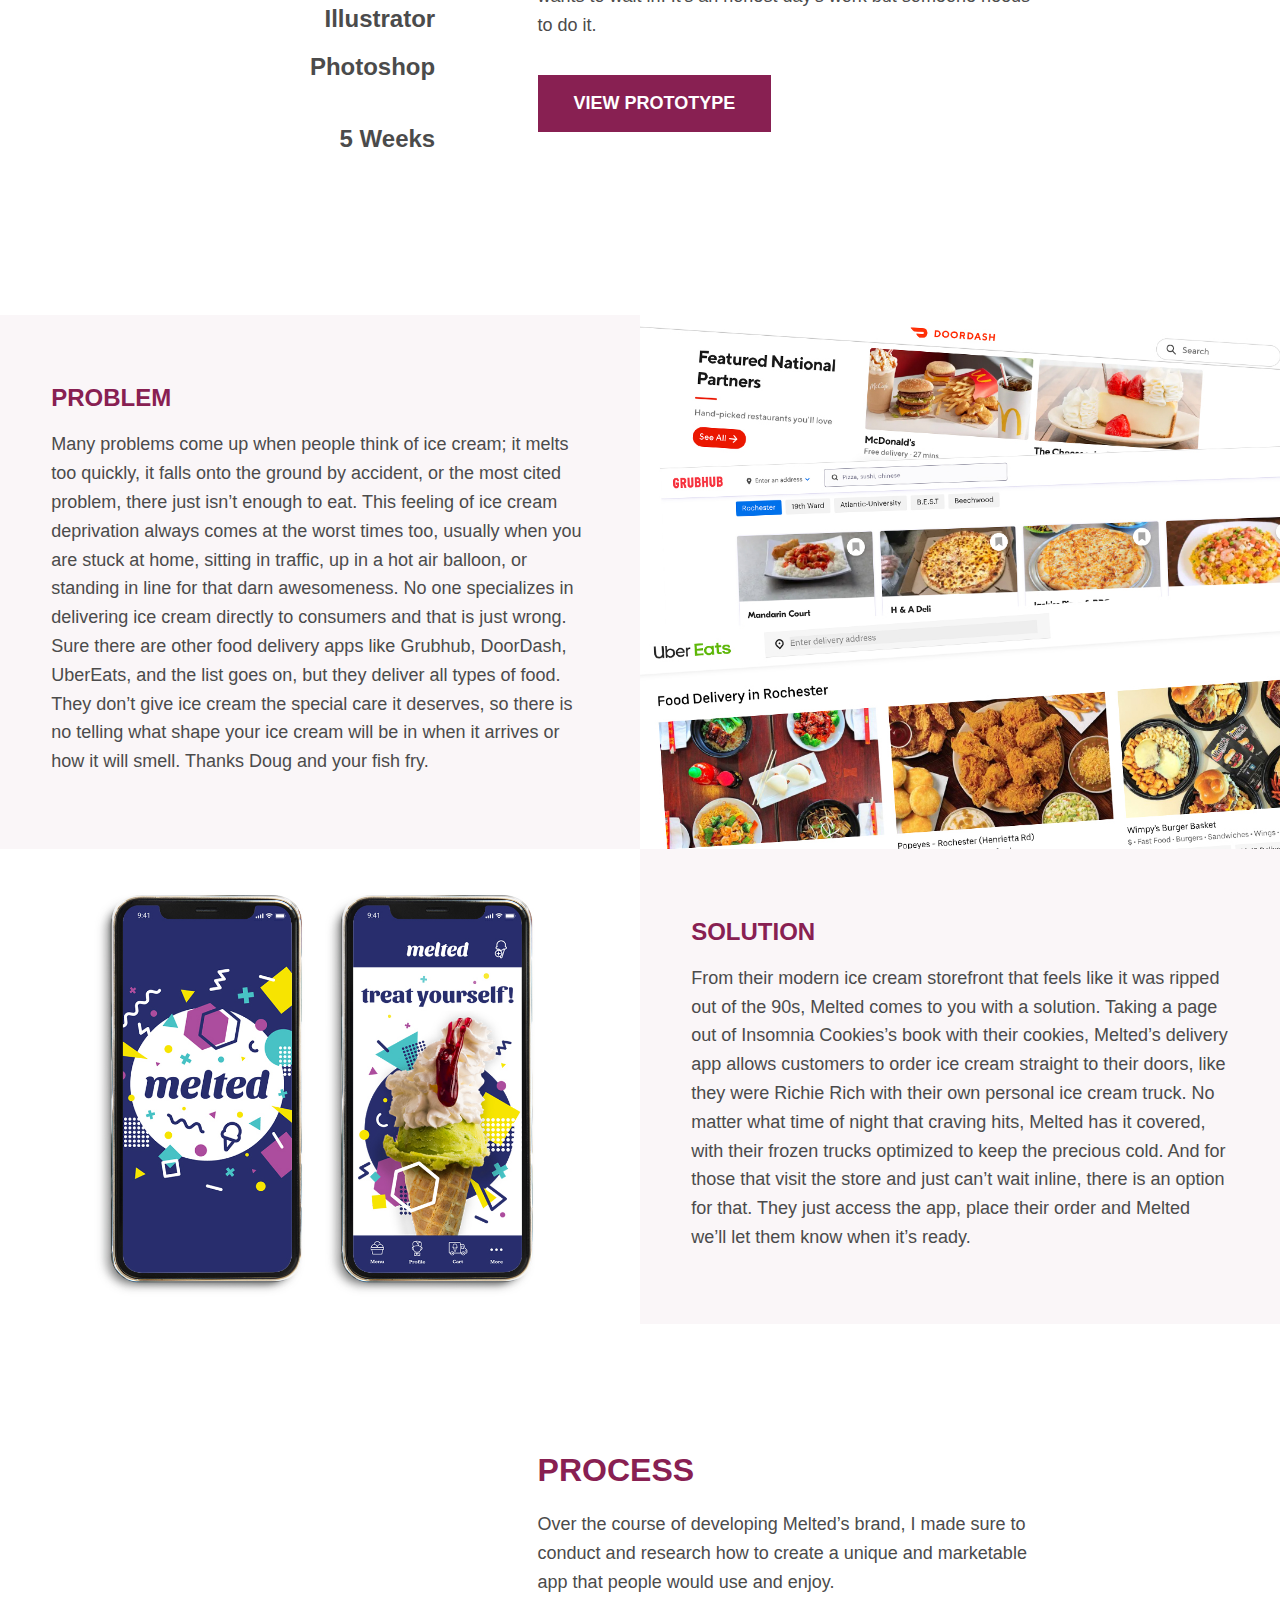
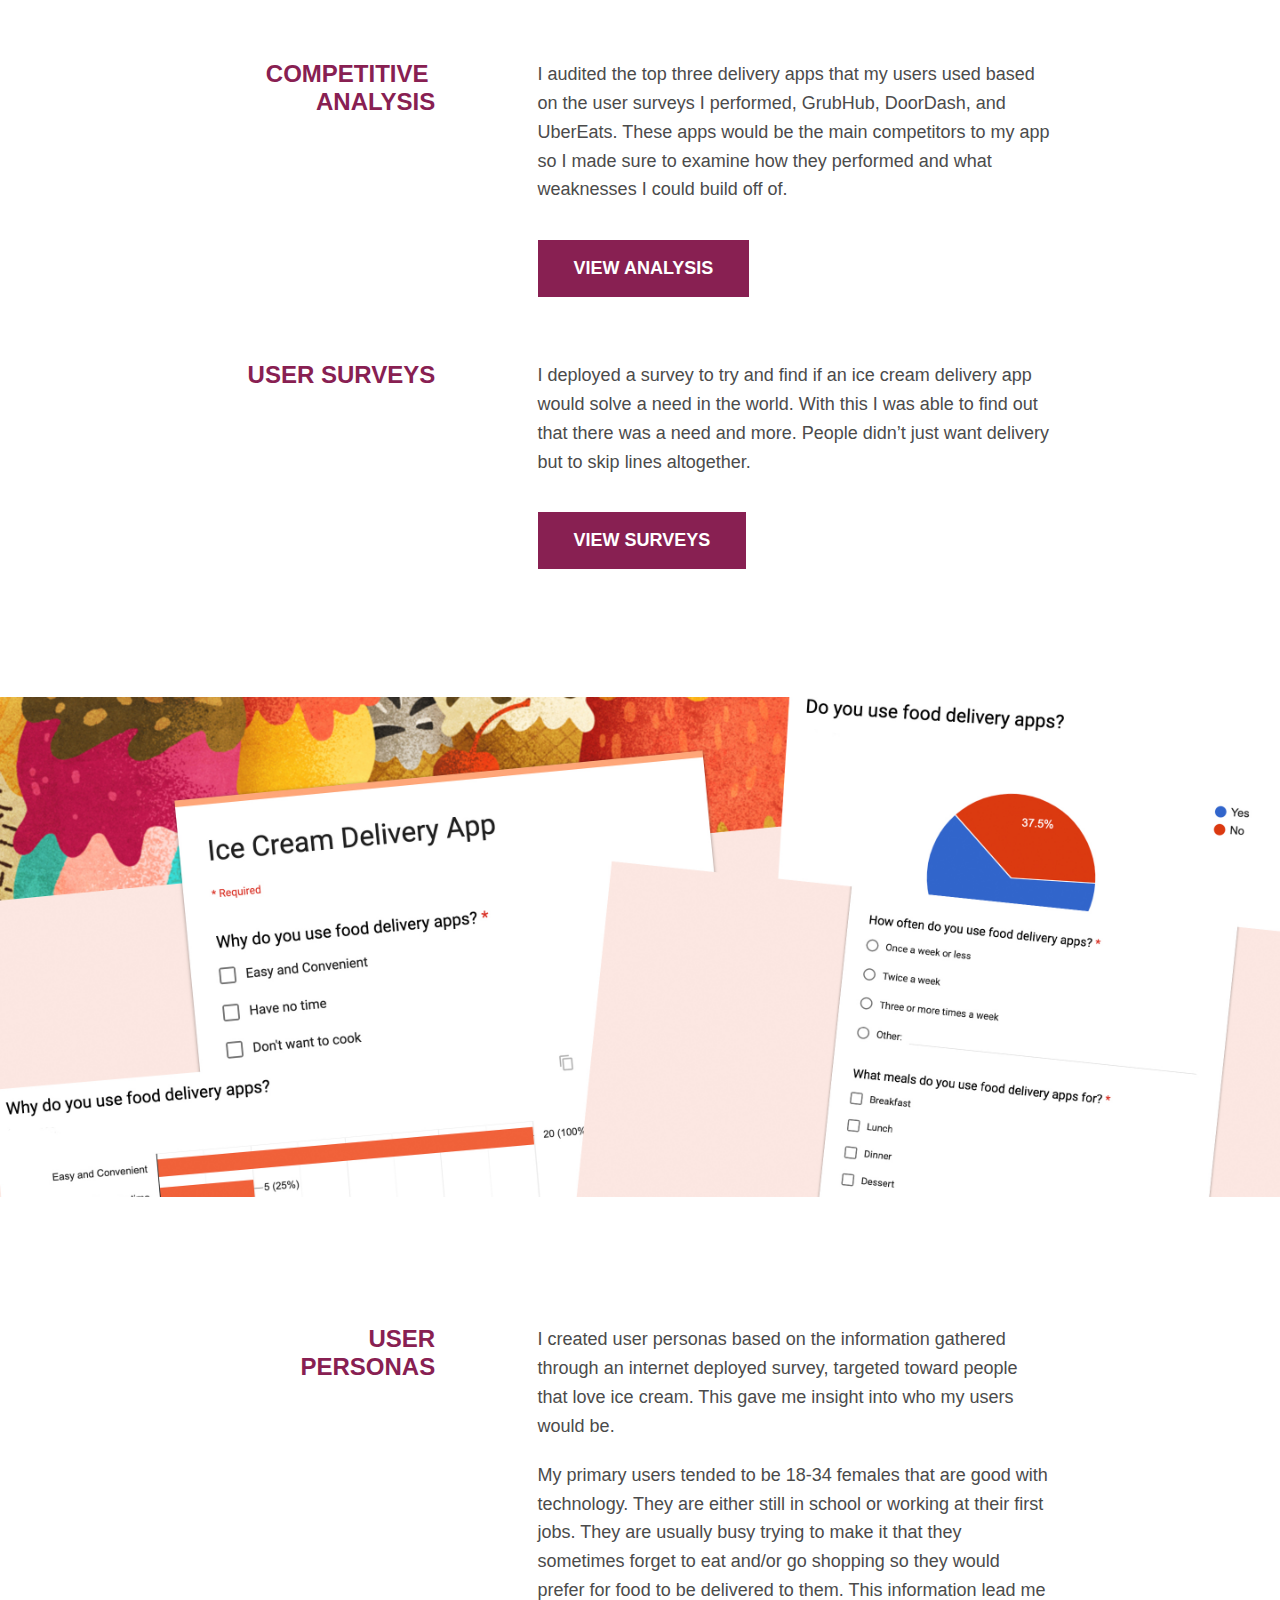
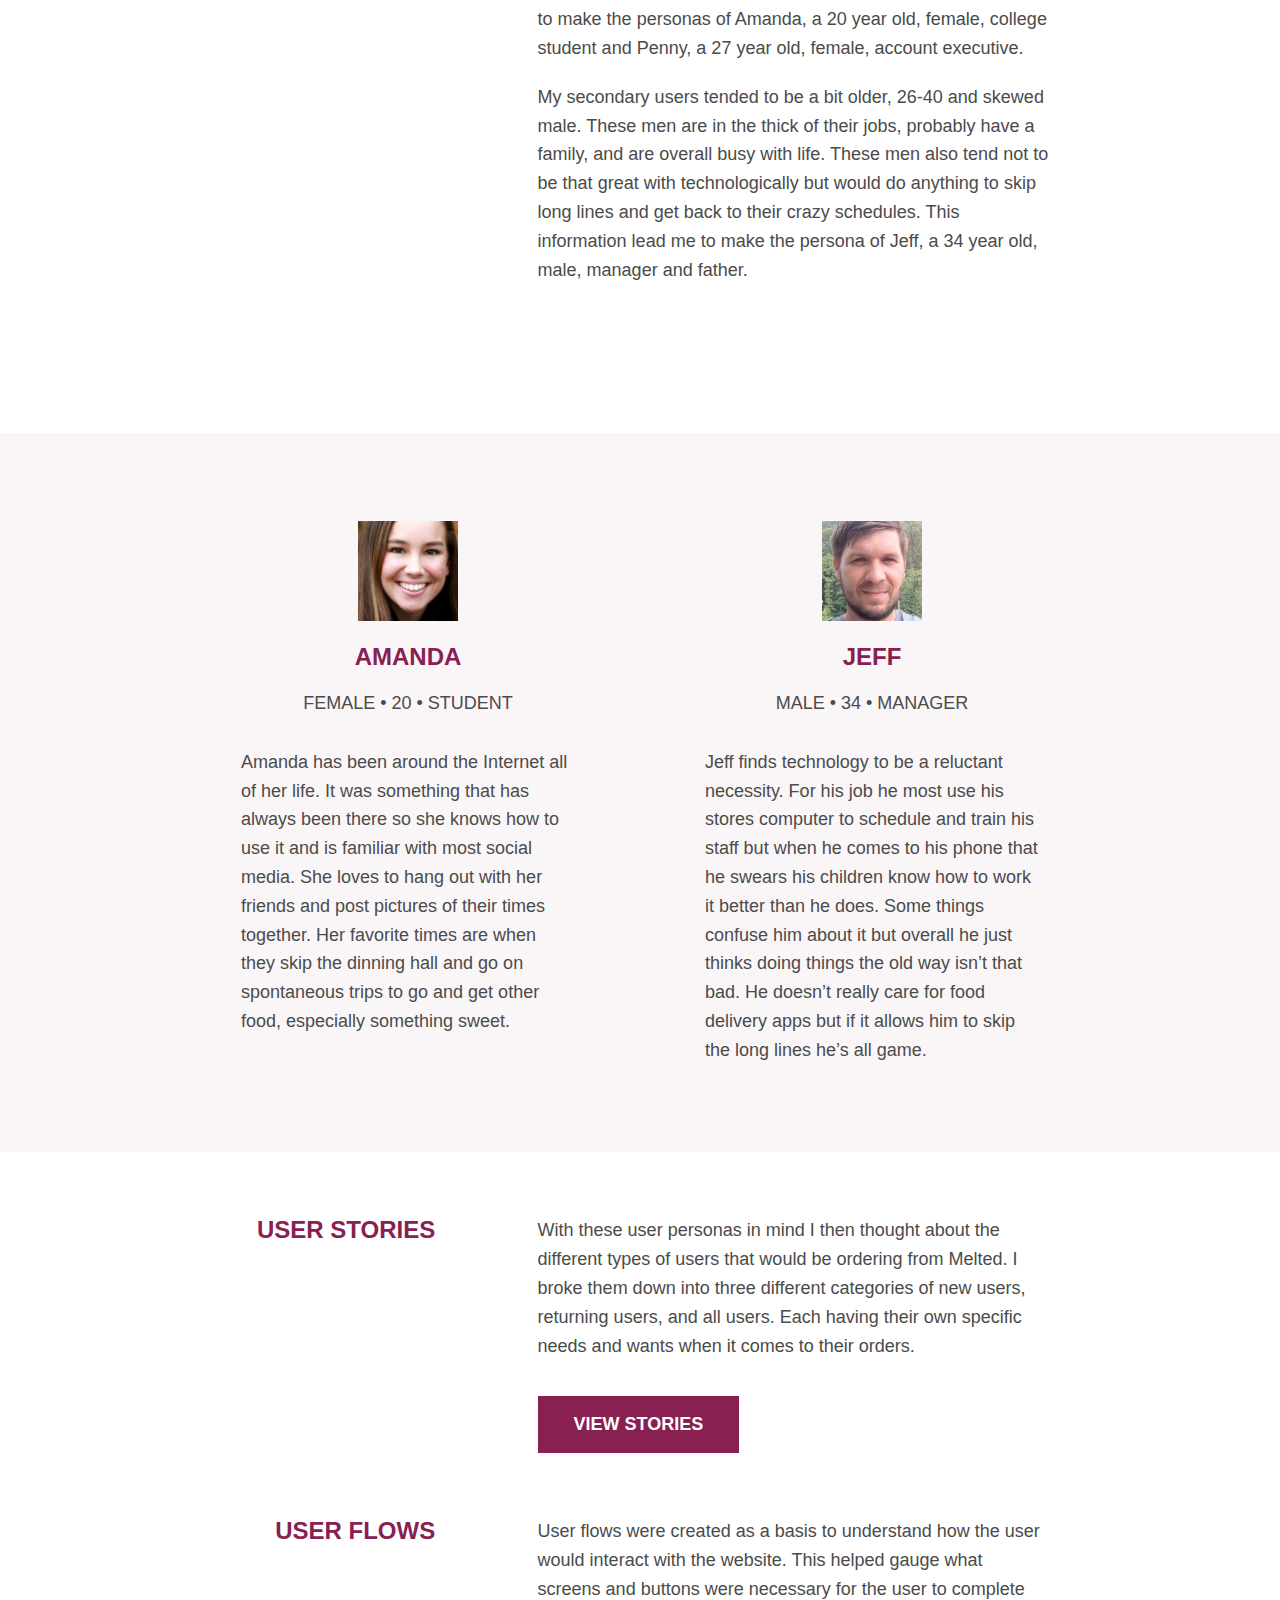
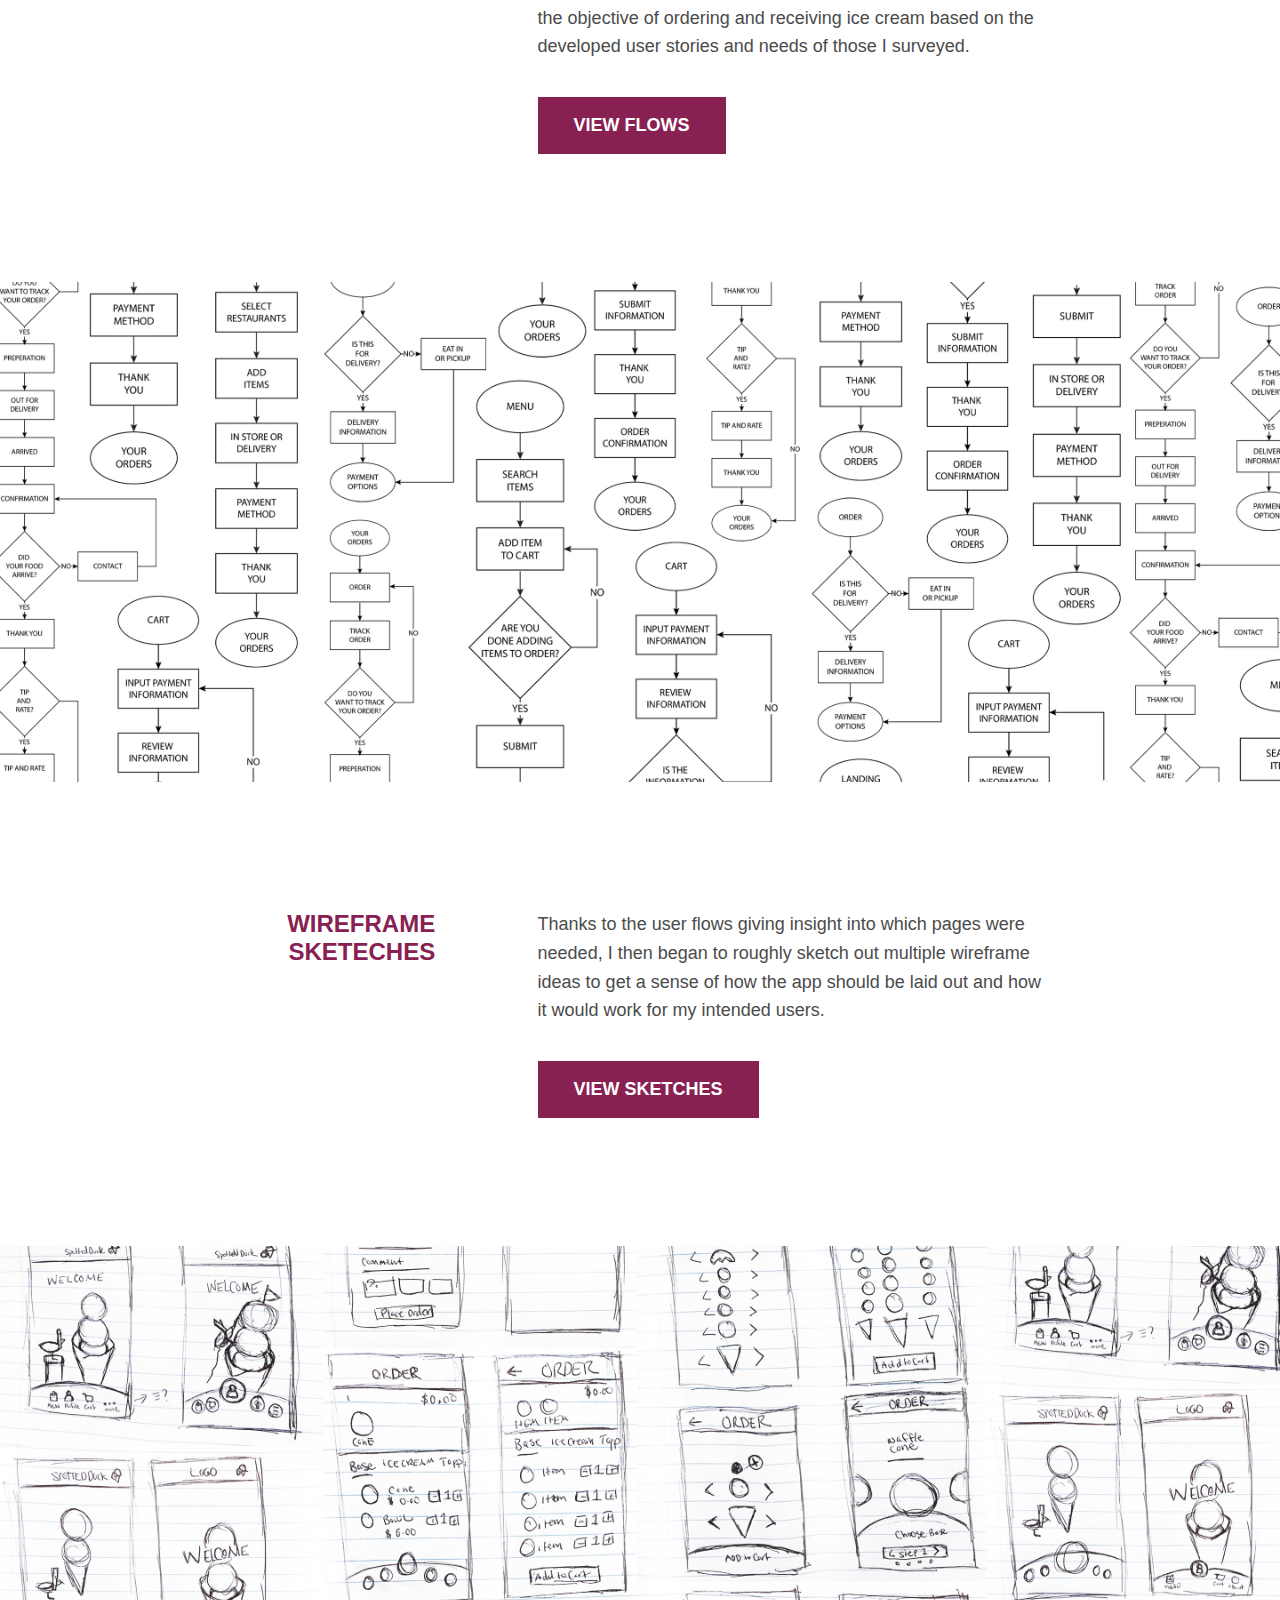
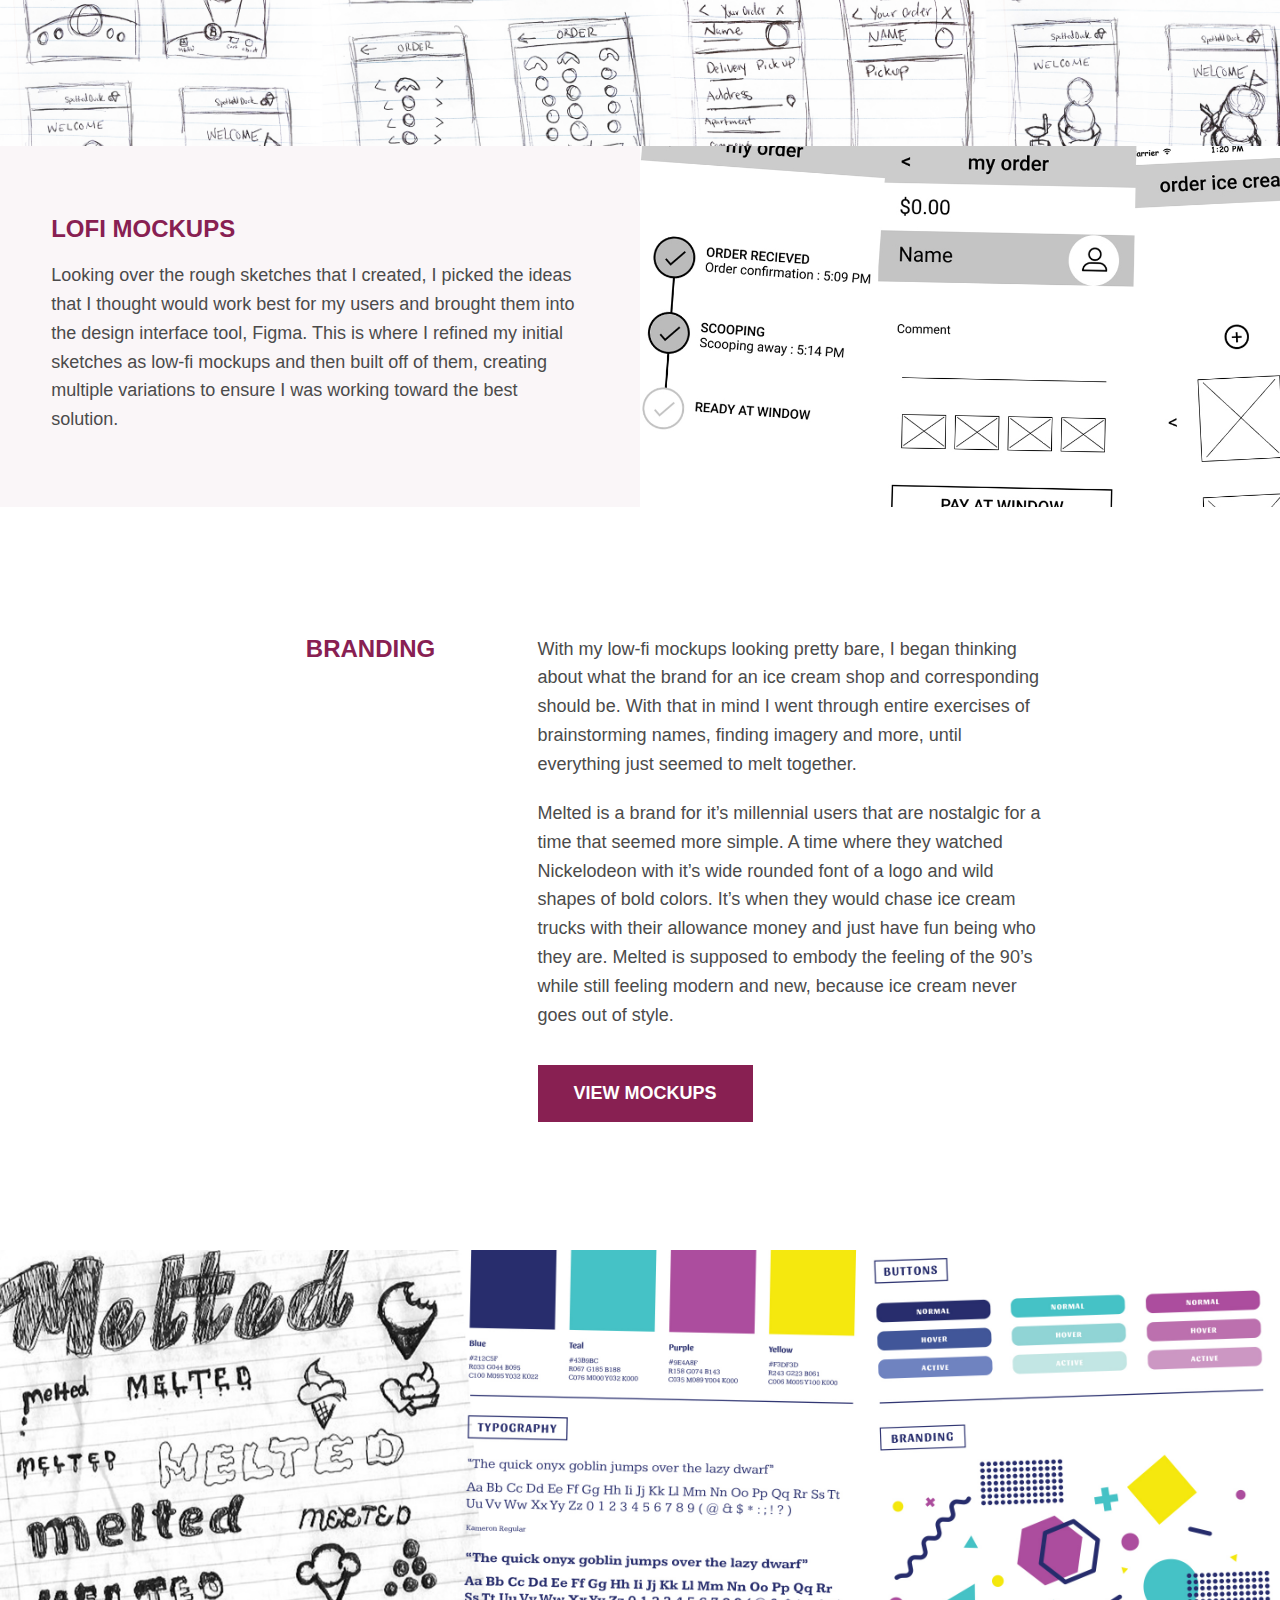
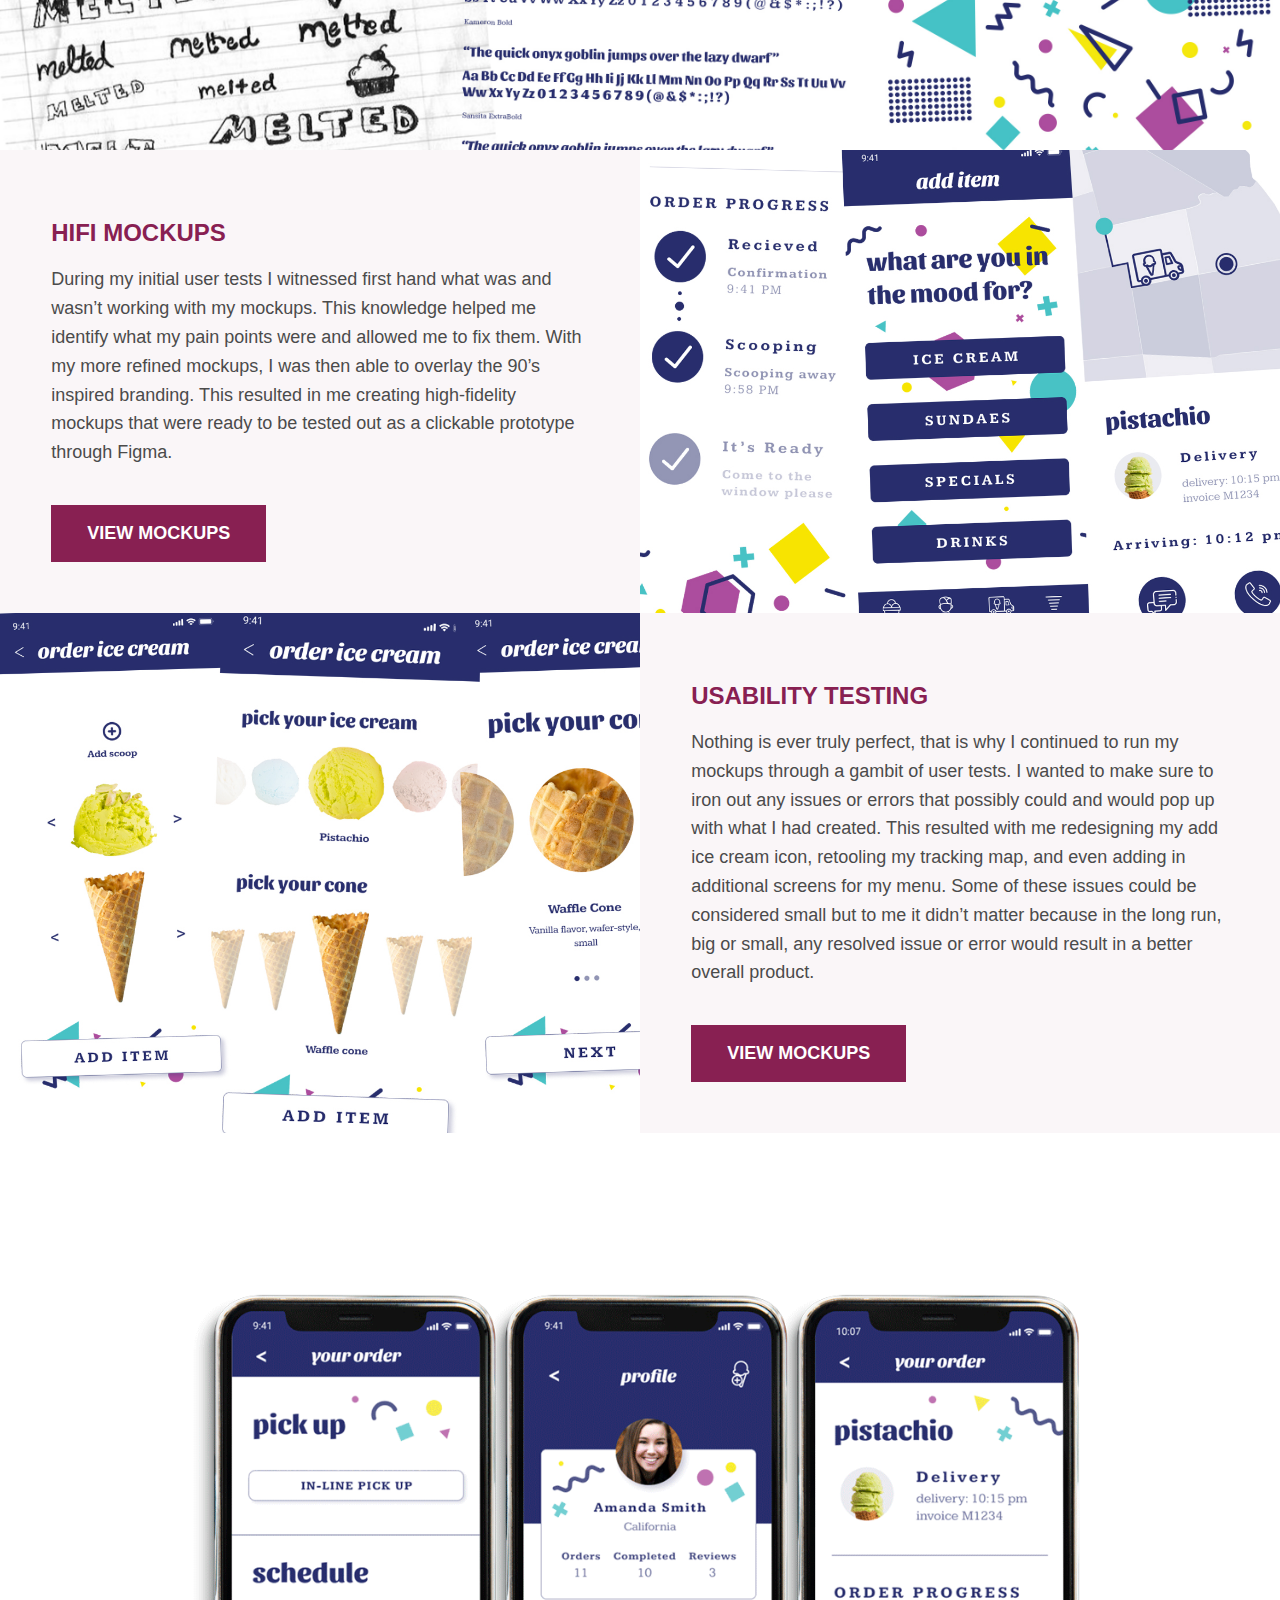
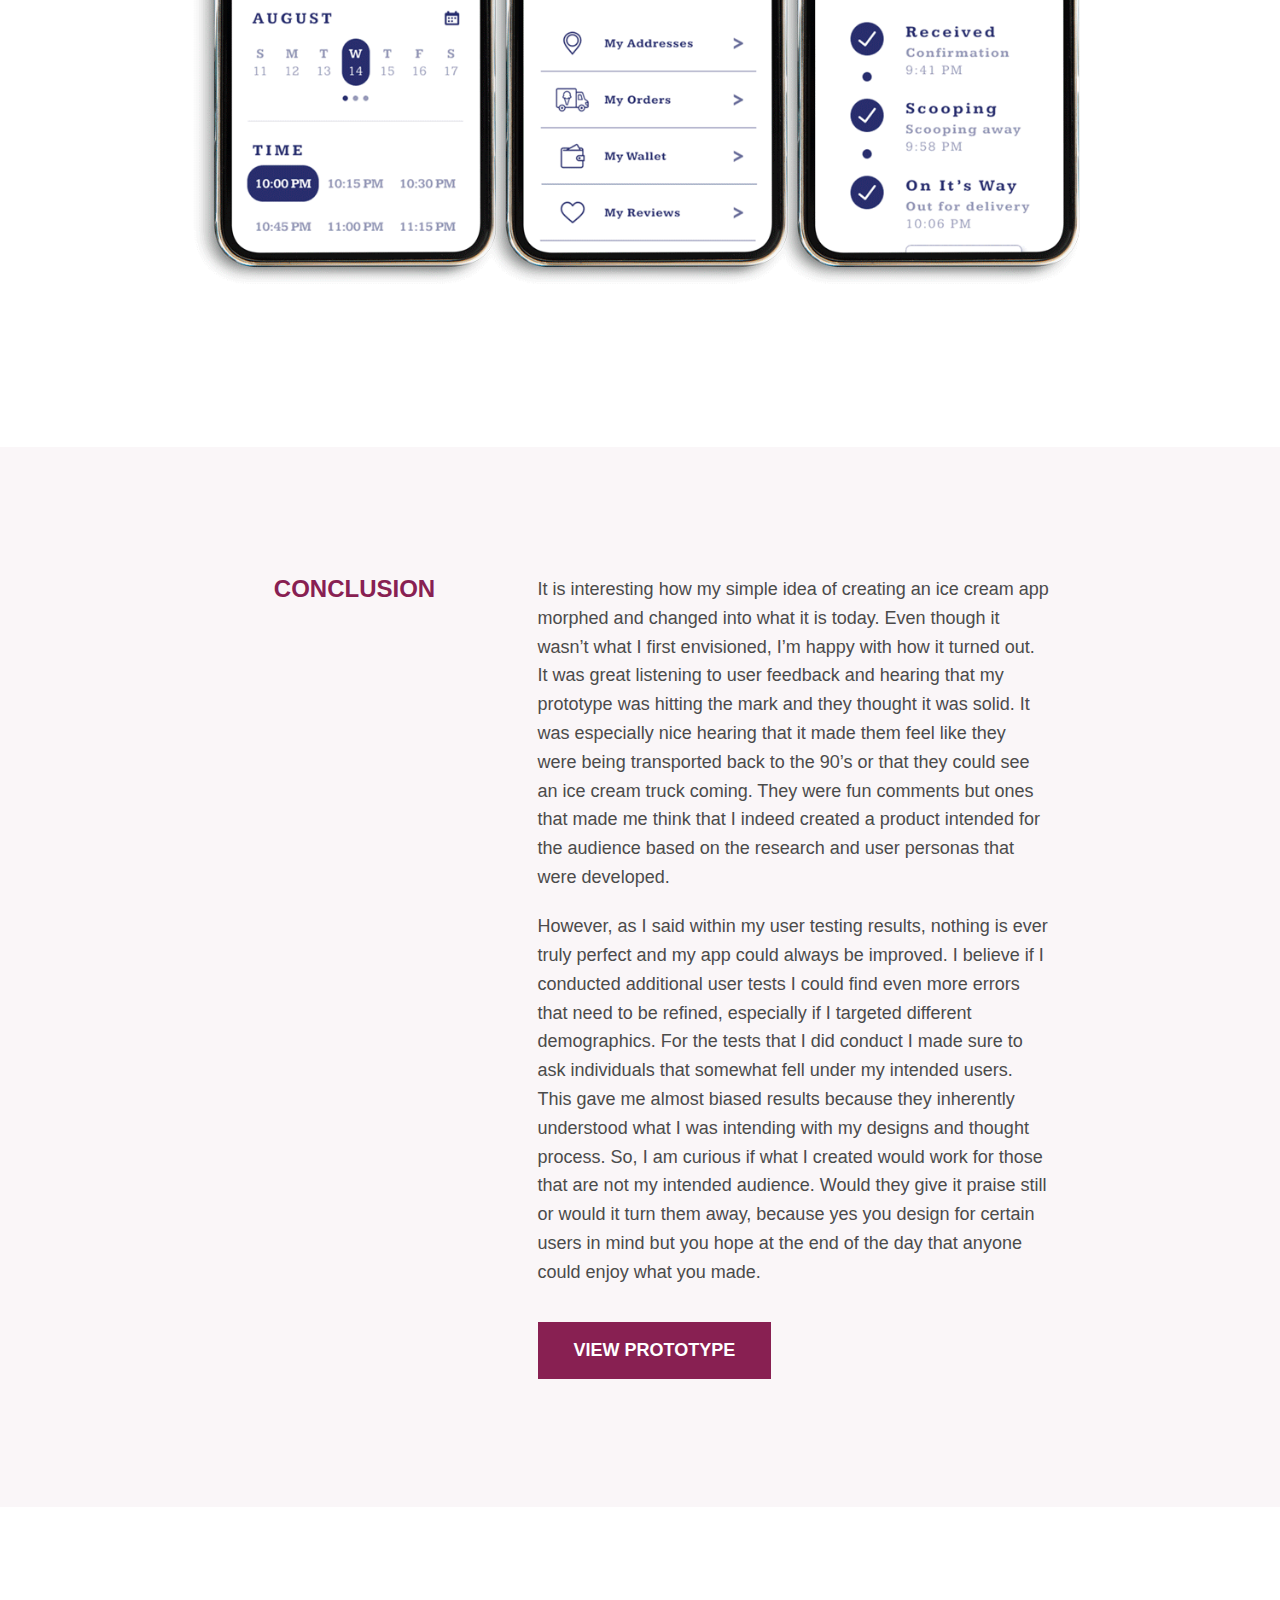
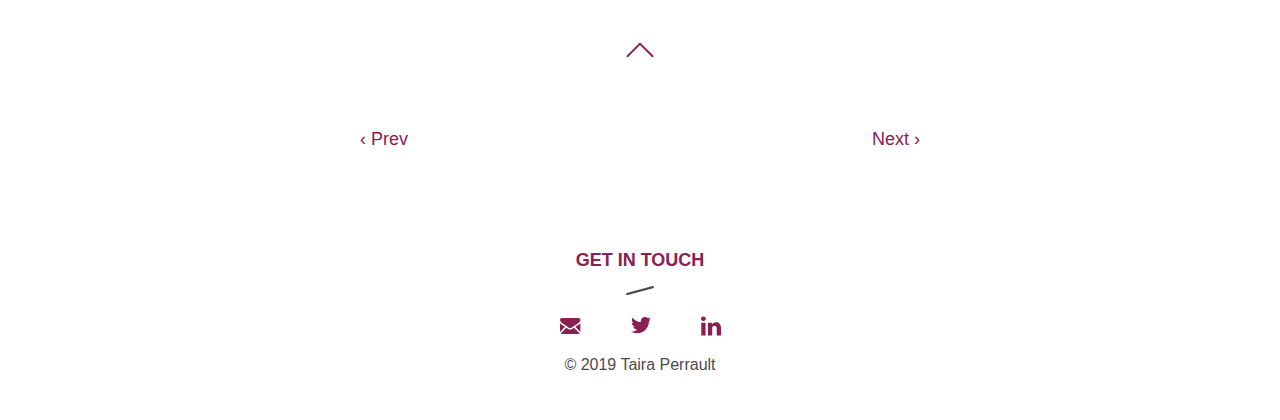
<file: work/melted.html>
<!doctype html>
<html class="no-js" lang="">
    <head>
        <meta charset="utf-8">
        <meta http-equiv="X-UA-Compatible" content="IE=edge,chrome=1">
        <title>Melted | Taira Perrault</title>
        <meta name="description" content="">
        <meta name="viewport" content="width=device-width, initial-scale=1">
        <link rel="icon" type="image/x-icon" href="../images/favicon.png" />

    <!-- Font Awesome -->
        <link href="https://maxcdn.bootstrapcdn.com/font-awesome/4.7.0/css/font-awesome.min.css" rel="stylesheet">

    <!-- Custom Styles -->
        <link rel="stylesheet" href="../css/normalize.min.css">
        <link rel="stylesheet" href="../css/main.css">

    <!-- Modernizr helps this page look better on crappy old browsers -->
        <script src="../js/vendor/modernizr-2.8.3.min.js"></script>
    </head>
    <body>
        <!--[if lt IE 8]>
            <p class="browserupgrade">You are using an <strong>outdated</strong> browser.
            Please <a href="http://browsehappy.com/">upgrade your browser</a> to improve your experience.</p>
        <![endif]-->

      <!-- This is where you start! -->
      <header>
        <div class="container">
          <a href="..//"><img src="../images/icon-logo.svg" alt="Taira Perrault" id="page-top"></a>

          <nav>
            <ul>
              <li><a class="nav-active" href="../work.html">Work</a></li>
              <li><a class="nav-inactive" href="../about.html">About</a></li>
              <li><a class="nav-inactive button-open" id="button-open">Contact</a></li>
            </ul>
          </nav>
        </div>
      </header>


      <!-- Main section with image -->
      <main>
        <section class="hero">

          <div class="container">
            <img src="../images/hero-melted.png" class="hero-image-work" alt="Melted Iphone Screens">
          </div>

          <div class="container">
              <a href="#plum-divider-down"><img src="../images/icon-downarrow.svg" alt="Down Arrow" id="down-arrow"></a>
          </div>
        </section>



        <!-- Plum divider section -->
        <section class="plum-divider" id="plum-divider-down">
          <div class="container">
          </div>
        </section>



        <!-- About this project section -->

                <!-- Intro section -->
        <section class="information top-margin-100">
  				<div class="container container-flex">

  					<div class="column-10"></div>

  					<div class="column-20 side-header gray">

  							<ul class="top-margin-none">
                    <li>Interaction Design </li>
                    <li>Visual Design</li>
                    <li>Brand Design</li>
  							</ul>

  							<ul>
                    <li>Figma</li>
                    <li>Illustrator</li>
                    <li>Photoshop</li>
  							</ul>

  						 	<ul>
                    <li>5 Weeks</li>
  							</ul>

            </div>

  					<div class="column-10"></div>

            <div class="column-50 information-text" >

                <h2>MELTED</h2>
                  <p>Ever run out of ice cream at the most inconvenient time leaving your spoon feeling lonely?</p>

                  <p>Melted is a food delivery app focused around getting that cold nectar of the gods into mouths faster. From a to z, Melted allows users to customize their ice cream orders from the comfort of their rom-com watching couch to the back the line that no one wants to wait in. It’s an honest day's work but someone needs to do it.</p>

                      <div class="button-action margin-none">
                            <a href="https://www.figma.com/proto/3WYEje8w0v5J9wZ68JTWwe/10_Solo_Design_Refine_V1?node-id=1714%3A22283&viewport=-1377%2C-4625%2C0.2170490324497223&scaling=scale-down" target="_blank" class="button">VIEW PROTOTYPE</a>
                      </div>
            </div>

  					<div class="column-10"></div>

  				</div>
        </section>


                <!-- Problem section -->
        <section class="information project-light project top-margin-100">
          <div class="container container-reverse full">

            <div class="column-50 information-text half-width-padding">

                <h3>PROBLEM</h3>
                  <p>Many problems come up when people think of ice cream; it melts too quickly, it falls onto the ground by accident, or the most cited problem, there just isn’t enough to eat. This feeling of ice cream deprivation always comes at the worst times too, usually when you are stuck at home, sitting in traffic, up in a hot air balloon, or standing in line for that darn awesomeness. No one specializes in delivering ice cream directly to consumers and that is just wrong. Sure there are other food delivery apps like Grubhub, DoorDash, UberEats, and the list goes on, but they deliver all types of food. They don’t give ice cream the special care it deserves, so there is no telling what shape your ice cream will be in when it arrives or how it will smell. Thanks Doug and your fish fry.</p>
            </div>

            <div class="column-50 image-information" id="melted-problem"></div>

          </div>
        </section>


                <!-- Solution sections -->
        <section class="information project-light project">
          <div class="container container-flex full">

            <div class="column-50 image-information" id="melted-solution"></div>

            <div class="column-50 information-text half-width-padding">

                <h3>SOLUTION</h3>
                  <p>From their modern ice cream storefront that feels like it was ripped out of the 90s, Melted comes to you with a solution. Taking a page out of Insomnia Cookies’s book with their cookies, Melted’s delivery app allows customers to order ice cream straight to their doors, like they were Richie Rich with their own personal ice cream truck. No matter what time of night that craving hits, Melted has it covered, with their frozen trucks optimized to keep the precious cold. And for those that visit the store and just can’t wait inline, there is an option for that. They just access the app, place their order and Melted we’ll let them know when it’s ready.
                  </p>
            </div>

          </div>
        </section>


                <!-- Process section -->
        <section class="information top-margin-100">
          <div class="container container-flex">

            <div class="column-10"></div>

            <div class="column-20 side-header-plum">
            </div>

            <div class="column-10"></div>

            <div class="column-50 information-text process">

                <h2>PROCESS</h2>
                  <p>Over the course of developing Melted’s brand, I made sure to conduct and research how to create a unique and marketable app that people would use and enjoy.</p>

            </div>

            <div class="column-10"></div>

          </div>
        </section>


                <!-- Competitive analysis section -->
        <section class="information top-margin-60">
  				<div class="container container-flex">

            <div class="column-10"></div>

            <div class="column-20 side-header-plum">

  							<h3>COMPETITIVE  ANALYSIS</h3>
            </div>

            <div class="column-10"></div>

            <div class="column-50 information-text">

                  <p>I audited the top three delivery apps that my users used based on the user surveys I performed, GrubHub, DoorDash, and UberEats. These apps would be the main competitors to my app so I made sure to examine how they performed and what weaknesses I could build off of.</p>

                      <div class="button-action margin-none">
                            <a href="https://docs.google.com/spreadsheets/d/14C-hyCeGTXU1beNK4r-us0jDnebApGYabrqQUbplsNo/edit?usp=sharing" target="_blank" class="button">VIEW ANALYSIS</a>
                      </div>
            </div>

            <div class="column-10"></div>

  				</div>
        </section>


                <!-- User surveys section -->
        <section class="information top-margin-60">
          <div class="container container-flex">

            <div class="column-10"></div>

            <div class="column-20 side-header-plum">

                <h3>USER SURVEYS</h3>
            </div>

            <div class="column-10"></div>

            <div class="column-50 information-text">

                  <p>I deployed a survey to try and find if an ice cream delivery app would solve a need in the world. With this I was able to find out that there was a need and more. People didn’t just want delivery but to skip lines altogether.</p>

                      <div class="button-action margin-none">
                            <a href="https://forms.gle/LyYVNavmnar4t3aH9" target="_blank" class="button">VIEW SURVEYS</a>
                      </div>
            </div>

            <div class="column-10"></div>

          </div>
        </section>


                <!-- User surveys image -->
        <section class="information top-margin-60">
          <div class="container full">

            <div class="image-information full-width" id="melted-surveys"></div>

          </div>
        </section>


                <!-- User personas section -->
        <section class="information" id="melted-personas">
          <div class="container container-flex">

            <div class="column-10"></div>

            <div class="column-20 side-header-plum">

                <h3>USER PERSONAS</h3>
            </div>

            <div class="column-10"></div>

            <div class="column-50 information-text">

                  <p>I created user personas based on the information gathered through an internet deployed survey, targeted toward people that love ice cream. This gave me insight into who my users would be.</p>
                  <p>My primary users tended to be 18-34 females that are good with technology. They are either still in school or working at their first jobs. They are usually busy trying to make it that they sometimes forget to eat and/or go shopping so they would prefer for food to be delivered to them. This information lead me to make the personas of Amanda, a 20 year old, female, college student and Penny, a 27 year old, female, account executive.</p>
                  <p>My secondary users tended to be a bit older, 26-40 and skewed male. These men are in the thick of their jobs, probably have a family, and are overall busy with life. These men also tend not to be that great with technologically but would do anything to skip long lines and get back to their crazy schedules. This information lead me to make the persona of Jeff, a 34 year old, male, manager and father.</p>

            </div>

            <div class="column-10"></div>

          </div>
        </section>


                <!-- User profiles  section -->
        <section class="information project-light" id="melted-profiles">
          <div class="container container-flex">

            <div class="column-5"></div>

            <div class="column-40 information text" id="amanda">
                <img src="../images/melted-amanda.jpg" alt="Millennial Female">

                    <h3>AMANDA</h3>
                      <p id="subtext">FEMALE • 20 • STUDENT</p>

                      <p id="left">Amanda has been around the Internet all of her life. It was something that has always been there so she knows how to use it and is familiar with most social media. She loves to hang out with her friends and post pictures of their times together. Her favorite times are when they skip the dinning hall and go on spontaneous trips to go and get other food, especially something sweet.</p>
            </div>

            <div class="column-10"></div>

            <div class="column-40 information text" id="jeff">
                <img src="../images/melted-jeff.jpg" alt="Student Female">

                    <h3>JEFF</h3>
                      <p id="subtext">MALE • 34 • MANAGER</p>

                      <p id="left">Jeff finds technology to be a reluctant necessity. For his job he most use his stores computer to schedule and train his staff but when he comes to his phone that he swears his children know how to work it better than he does. Some things confuse him about it but overall he just thinks doing things the old way isn’t that bad. He doesn’t really care for food delivery apps but if it allows him to skip the long lines he’s all game.</p>
            </div>

            <div class="column-5"></div>

          </div>
        </section>

                <!-- User stories section -->
        <section class="information top-margin-60">
          <div class="container container-flex">

            <div class="column-10"></div>

            <div class="column-20 side-header-plum">

                <h3>USER STORIES</h3>
            </div>

            <div class="column-10"></div>

            <div class="column-50 information-text">

                  <p>With these user personas in mind I then thought about the different types of users that would be ordering from Melted. I broke them down into three different categories of new users, returning users, and all users. Each having their own specific needs and wants when it comes to their orders.</p>

                      <div class="button-action margin-none">
                            <a href="https://docs.google.com/spreadsheets/d/1dhHTcB0sJPHKKPJorMkplu21w5paZsiw34juJ9twsK4/edit?usp=sharing" target="_blank" class="button">VIEW STORIES</a>
                      </div>
            </div>

            <div class="column-10"></div>

          </div>
        </section>

                <!-- User flows section -->
        <section class="information top-margin-60">
          <div class="container container-flex">

            <div class="column-10"></div>

            <div class="column-20 side-header-plum">

                <h3>USER FLOWS</h3>
            </div>

            <div class="column-10"></div>

            <div class="column-50 information-text">

                  <p>User flows were created as a basis to understand how the user would interact with the website. This helped gauge what screens and buttons were necessary for the user to complete the objective of ordering and receiving ice cream based on the developed user stories and needs of those I surveyed.</p>

                      <div class="button-action margin-none">
                            <a href="https://drive.google.com/file/d/1ePDaJLuaFpjTYV981KtRLB2SDb5S0RvD/view?usp=sharing" target="_blank" class="button">VIEW FLOWS</a>
                      </div>
            </div>

            <div class="column-10"></div>

          </div>
        </section>


                <!-- User flows image -->
        <section class="information top-margin-100">
          <div class="container full">

            <div class="image-information full-width" id="melted-flows"></div>

          </div>
        </section>


                <!-- Wireframe sketches section -->
        <section class="information top-margin-100">
          <div class="container container-flex">

            <div class="column-10"></div>

            <div class="column-20 side-header-plum">

                <h3>WIREFRAME SKETECHES</h3>
            </div>

            <div class="column-10"></div>

            <div class="column-50 information-text">

                  <p>Thanks to the user flows giving insight into which pages were needed, I then began to roughly sketch out multiple wireframe ideas to get a sense of how the app should be laid out and how it would work for my intended users.</p>

                      <div class="button-action margin-none">
                            <a href="https://drive.google.com/open?id=1zv-UU5t2pYnXXDwuoH4e72NJN13F4VuT" target="_blank" class="button">VIEW SKETCHES</a>
                      </div>
            </div>

            <div class="column-10"></div>

          </div>
        </section>


                <!-- Wireframe sketches image -->
        <section class="information top-margin-100">
          <div class="container full">

            <div class="image-information full-width" id="melted-sketches"></div>

          </div>
        </section>


                <!-- Mockups section -->
        <section class="information project-light project">
          <div class="container container-flex full">

            <div class="column-50 information-text half-width-padding">

                <h3>LOFI MOCKUPS</h3>
                  <p>Looking over the rough sketches that I created, I picked the ideas that I thought would work best for my users and brought them into the design interface tool, Figma. This is where I refined my initial sketches as low-fi mockups and then built off of them, creating multiple variations to ensure I was working toward the best solution.</p>

            </div>

            <div class="column-50 image-information" id="melted-mockups"></div>

          </div>
        </section>


                <!-- Branding section -->
        <section class="information top-margin-100">
          <div class="container container-flex">

            <div class="column-10"></div>

            <div class="column-20 side-header-plum">

                <h3>BRANDING</h3>
            </div>

            <div class="column-10"></div>

            <div class="column-50 information-text">

                  <p>With my low-fi mockups looking pretty bare, I began thinking about what the brand for an ice cream shop and corresponding should be. With that in mind I went through entire exercises of brainstorming names, finding imagery and more, until everything just seemed to melt together.</p>
                  <p>Melted is a brand for it’s millennial users that are nostalgic for a time that seemed more simple. A time where they watched Nickelodeon with it’s wide rounded font of a logo and wild shapes of bold colors. It’s when they would chase ice cream trucks with their allowance money and just have fun being who they are. Melted is supposed to embody the feeling of the 90’s while still feeling modern and new, because ice cream never goes out of style.</p>

                  <div class="button-action margin-none">
                        <a href="https://www.figma.com/file/meqs7Zdy8EynBaPa4N7qqV/6_Solo_Design_Mockups_V1?node-id=1128%3A2" target="_blank" class="button">VIEW MOCKUPS</a>
                  </div>

            </div>

            <div class="column-10"></div>

          </div>
        </section>


                <!-- Branding image -->
        <section class="information top-margin-100">
          <div class="container full">

            <div class="image-information full-width" id="melted-branding"></div>

          </div>
        </section>


                <!-- Prototypes section -->
        <section class="information project-light project">
          <div class="container container-reverse full">


            <div class="column-50 information-text half-width-padding">

                <h3>HiFi MOCKUPS</h3>
                  <p>During my initial user tests I witnessed first hand what was and wasn’t working with my mockups. This knowledge helped me identify what my pain points were and allowed me to fix them. With my more refined mockups, I was then able to overlay the 90’s inspired branding. This resulted in me creating high-fidelity mockups that were ready to be tested out as a clickable prototype through Figma.</p>

                  <div class="button-action margin-none">
                        <a href="https://www.figma.com/file/meqs7Zdy8EynBaPa4N7qqV/6_Solo_Design_Mockups_V1?node-id=1128%3A2" target="_blank" class="button">VIEW MOCKUPS</a>
                  </div>

            </div>

            <div class="column-50 image-information" id="melted-prototypes"></div>

          </div>
        </section>


                <!-- Prototype testing section -->
        <section class="information project-light project">
          <div class="container container-flex full">

            <div class="column-50 image-information" id="melted-prototypetesting"></div>

            <div class="column-50 information-text half-width-padding">

                <h3>USABILITY TESTING</h3>
                  <p>Nothing is ever truly perfect, that is why I continued to run my mockups through a gambit of user tests. I wanted to make sure to iron out any issues or errors that possibly could and would pop up with what I had created. This resulted with me redesigning my add ice cream icon, retooling my tracking map, and even adding in additional screens for my menu. Some of these issues could be considered small but to me it didn’t matter because in the long run, big or small, any resolved issue or error would result in a better overall product.</p>

                  <div class="button-action margin-none">
                        <a href="https://www.figma.com/file/a0L3BPN6z4nFNp1ncN0Z8V/7_Solo_Design_Prototypes_V1?node-id=1128%3A2" target="_blank" class="button">VIEW MOCKUPS</a>
                  </div>
            </div>

          </div>
        </section>

                <!-- Second hero image -->

        <section class="hero2">

          <div class="container">
            <img src="../images/hero-melted2.png" class="hero-image-work" id="hero-melted2" alt="iPhone screens for Melted">
          </div>

        </section>


                <!-- conclusion section -->
        <section class="information project-light" id="melted-conclusion">
          <div class="container container-flex">

            <div class="column-10"></div>

            <div class="column-20 side-header-plum">

                <h3>Conclusion</h3>
            </div>

            <div class="column-10"></div>

            <div class="column-50 information-text">

              <p>It is interesting how my simple idea of creating an ice cream app morphed and changed into what it is today. Even though it wasn’t what I first envisioned, I’m happy with how it turned out. It was great listening to user feedback and hearing that my prototype was hitting the mark and they thought it was solid. It was especially nice hearing that it made them feel like they were being transported back to the 90’s or that they could see an ice cream truck coming. They were fun comments but ones that made me think that I indeed created a product intended for the audience based on the research and user personas that were developed.</p>

              <p>However, as I said within my user testing results, nothing is ever truly perfect and my app could always be improved. I believe if I conducted additional user tests I could find even more errors that need to be refined, especially if I targeted different demographics. For the tests that I did conduct I made sure to ask individuals that somewhat fell under my intended users. This gave me almost biased results because they inherently understood what I was intending with my designs and thought process. So, I am curious if what I created would work for those that are not my intended audience. Would they give it praise still or would it turn them away, because yes you design for certain users in mind but you hope at the end of the day that anyone could enjoy what you made.</p>

              <div class="button-action margin-none">
                      <a href="https://www.figma.com/proto/3WYEje8w0v5J9wZ68JTWwe/10_Solo_Design_Refine_V1?node-id=1714%3A22283&viewport=-1377%2C-4625%2C0.2170490324497223&scaling=scale-down" target="_blank" class="button">VIEW PROTOTYPE</a>
              </div>

            </div>

            <div class="column-10"></div>


          </div>
        </section>

      <a href="#page-top"><img src="../images/icon-uparrow.svg" alt="Up Arrow" id="up-arrow"></a>


      <div class="container">
        <div class="previous-next">
            <ul>
                <li><a class="previous-next" href="junkdrawer.html">&#8249; Prev</a></li>
                <li><a class="previous-next" href="forecast.html">Next &#8250;</a></li>
            </ul>
        <div>
      </div>


</main>


        <footer>
          <div class="container">
              <h5>GET IN TOUCH</h5>
              <img src="../images/icon-graydash.svg" alt="Gray Dash">

                <ul class="social-icons">
                <!-- Email -->
                  <li>
                      <a href="mailto:hello@tairaperrault.com"><img src="../images/icon-email.svg" alt="Email"></a>
                  </li>

                <!-- Twitter -->
                  <li>
                      <a href="https://twitter.com/tairaperrault?lang=en" target="_blank"><img src="../images/icon-twitter.svg" alt="Twitter"></a>
                  </li>

                <!-- Linkedin-->
                  <li>
                      <a href="https://www.linkedin.com/in/tairaperrault/" target="_blank"><img src="../images/icon-linkedin.svg" alt="LinkedIn"></a>
                  </li>
              </ul>

              <h6>&copy; 2019 Taira Perrault</h6>

            </div>
        </footer>


                <!-- Contact modal-->
            <div class="modal-wrapper closed" id="modal-wrapper">

              <div class="modal closed" id="modal">

                  <a href="..//"><img src="../images/icon-logo.svg" alt="Taira Perrault" class="modal-logo"></a>

                  <div class="button-close" id="button-close">
                      <div class="leftright"></div>
                      <div class="rightleft"></div>
                      <label class="close">CLOSE</label>
                  </div>


                <!-- Modal body-->
                <div class="container">
                  <div class="modal-body">


                    <h5>CONTACT</h5>

                      <a href="mailto:hello@tairaperrault.com" class="contact-email">
                          <span>hello@tairaperrault.com</span>
                      </a>

                  </div>
                </div>


                <!-- Modal footer-->
              <div class="container">
                <div class="modal-footer">

                    <ul class="social-icons">
                    <!-- Email -->
                      <li>
                          <a href="mailto:hello@tairaperrault.com"><img src="../images/icon-email.svg" alt="Email"></a>
                      </li>

                    <!-- Twitter -->
                      <li>
                          <a href="https://twitter.com/tairaperrault?lang=en" target="_blank"><img src="../images/icon-twitter.svg" alt="Twitter"></a>
                      </li>

                    <!-- Linkedin-->
                      <li>
                          <a href="https://www.linkedin.com/in/tairaperrault/" target="_blank"><img src="../images/icon-linkedin.svg" alt="LinkedIn"></a>
                      </li>
                  </ul>

                  <h6>&copy; 2019 Taira Perrault</h6>
                </div>
              </div>

              </div>
            </div>

            <!-- Hamburger modal-->

        <img src="../images/icon-hamburger.svg" class="hamburger-open" id="hamburger-open" alt="Hamburger Menu Icon">

        <div class="hamburger-wrapper closed" id="hamburger-wrapper">

          <div class="hamburger closed" id="hamburger">

              <a href="..//"><img src="../images/icon-logo.svg" alt="Taira Perrault" class="hamburger-logo"></a>

              <div class="hamburger-close" id="hamburger-close">
                  <div class="leftright"></div>
                  <div class="rightleft"></div>
              </div>


            <!-- Modal body-->
            <div class="container">
              <div class="hamburger-body">

                  <ul>
                    <li><a class="nav-inactive" href="../work.html">Work</a></li>
                    <li><a class="nav-inactive" href="../about.html">About</a></li>

                  </ul>

              </div>
            </div>


            <!-- Modal footer-->
          <div class="container">
            <div class="hamburger-footer">

              <h5>GET IN TOUCH</h5>
              <img src="../images/icon-graydash.svg" alt="Gray Dash">

                <ul class="social-icons">
                <!-- Email -->
                  <li>
                      <a href="mailto:hello@tairaperrault.com"><img src="../images/icon-email.svg" alt="Email"></a>
                  </li>

                <!-- Twitter -->
                  <li>
                      <a href="https://twitter.com/tairaperrault?lang=en" target="_blank"><img src="../images/icon-twitter.svg" alt="Twitter"></a>
                  </li>

                <!-- Linkedin-->
                  <li>
                      <a href="https://www.linkedin.com/in/tairaperrault/" target="_blank"><img src="../images/icon-linkedin.svg" alt="LinkedIn"></a>
                  </li>
              </ul>

              <h6>&copy; 2019 Taira Perrault</h6>

            </div>
          </div>

          </div>
        </div>

        <!-- Jquery follwed by your custom javascript. Uncomment jQuery only if needed! -->
        <!-- <script src="//ajax.googleapis.com/ajax/libs/jquery/1.11.2/jquery.min.js"></script> -->
        <script src="../js/main.js"></script>

        <!-- Global site tag (gtag.js) - Google Analytics -->
        <script async src="https://www.googletagmanager.com/gtag/js?id=G-YDNJCPX0JJ"></script>
        <script>
          window.dataLayer = window.dataLayer || [];
          function gtag(){dataLayer.push(arguments);}
          gtag('js', new Date());

          gtag('config', 'G-YDNJCPX0JJ');
        </script>
    </body>
</html>
</file>
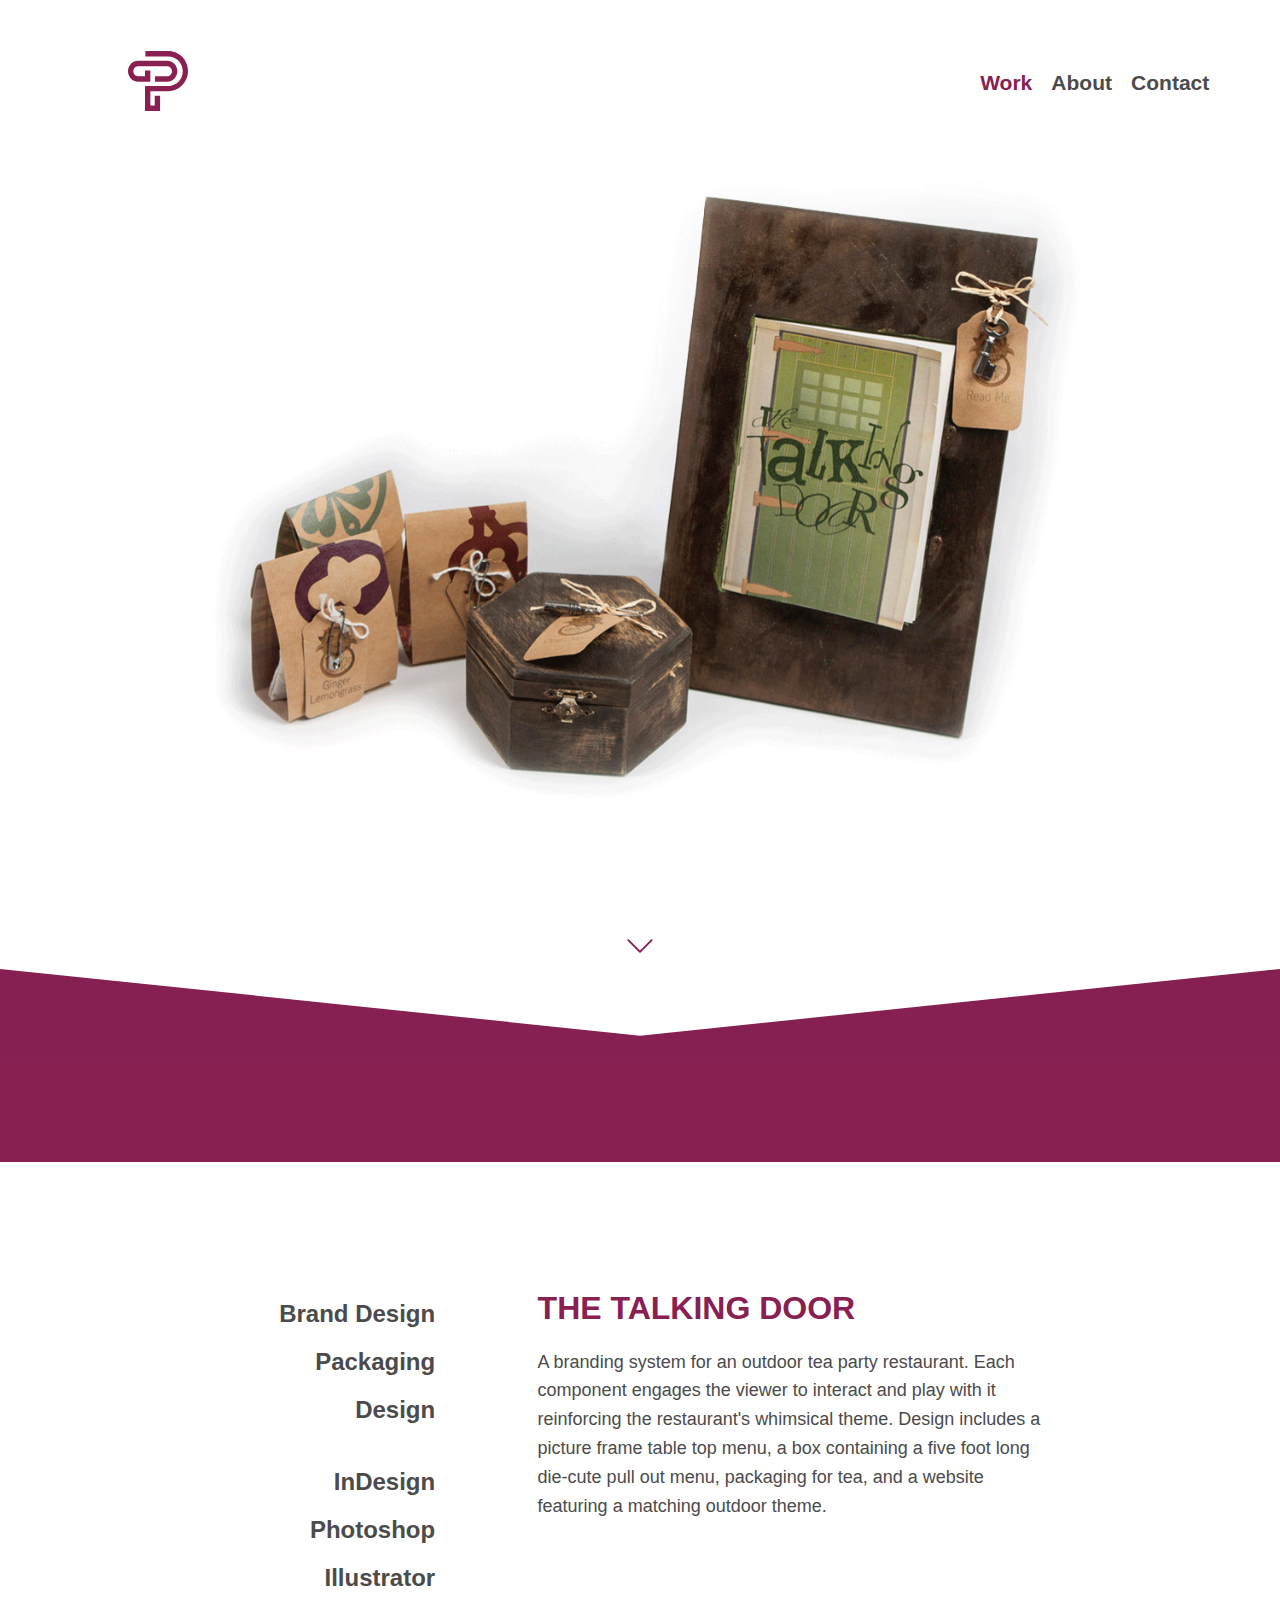
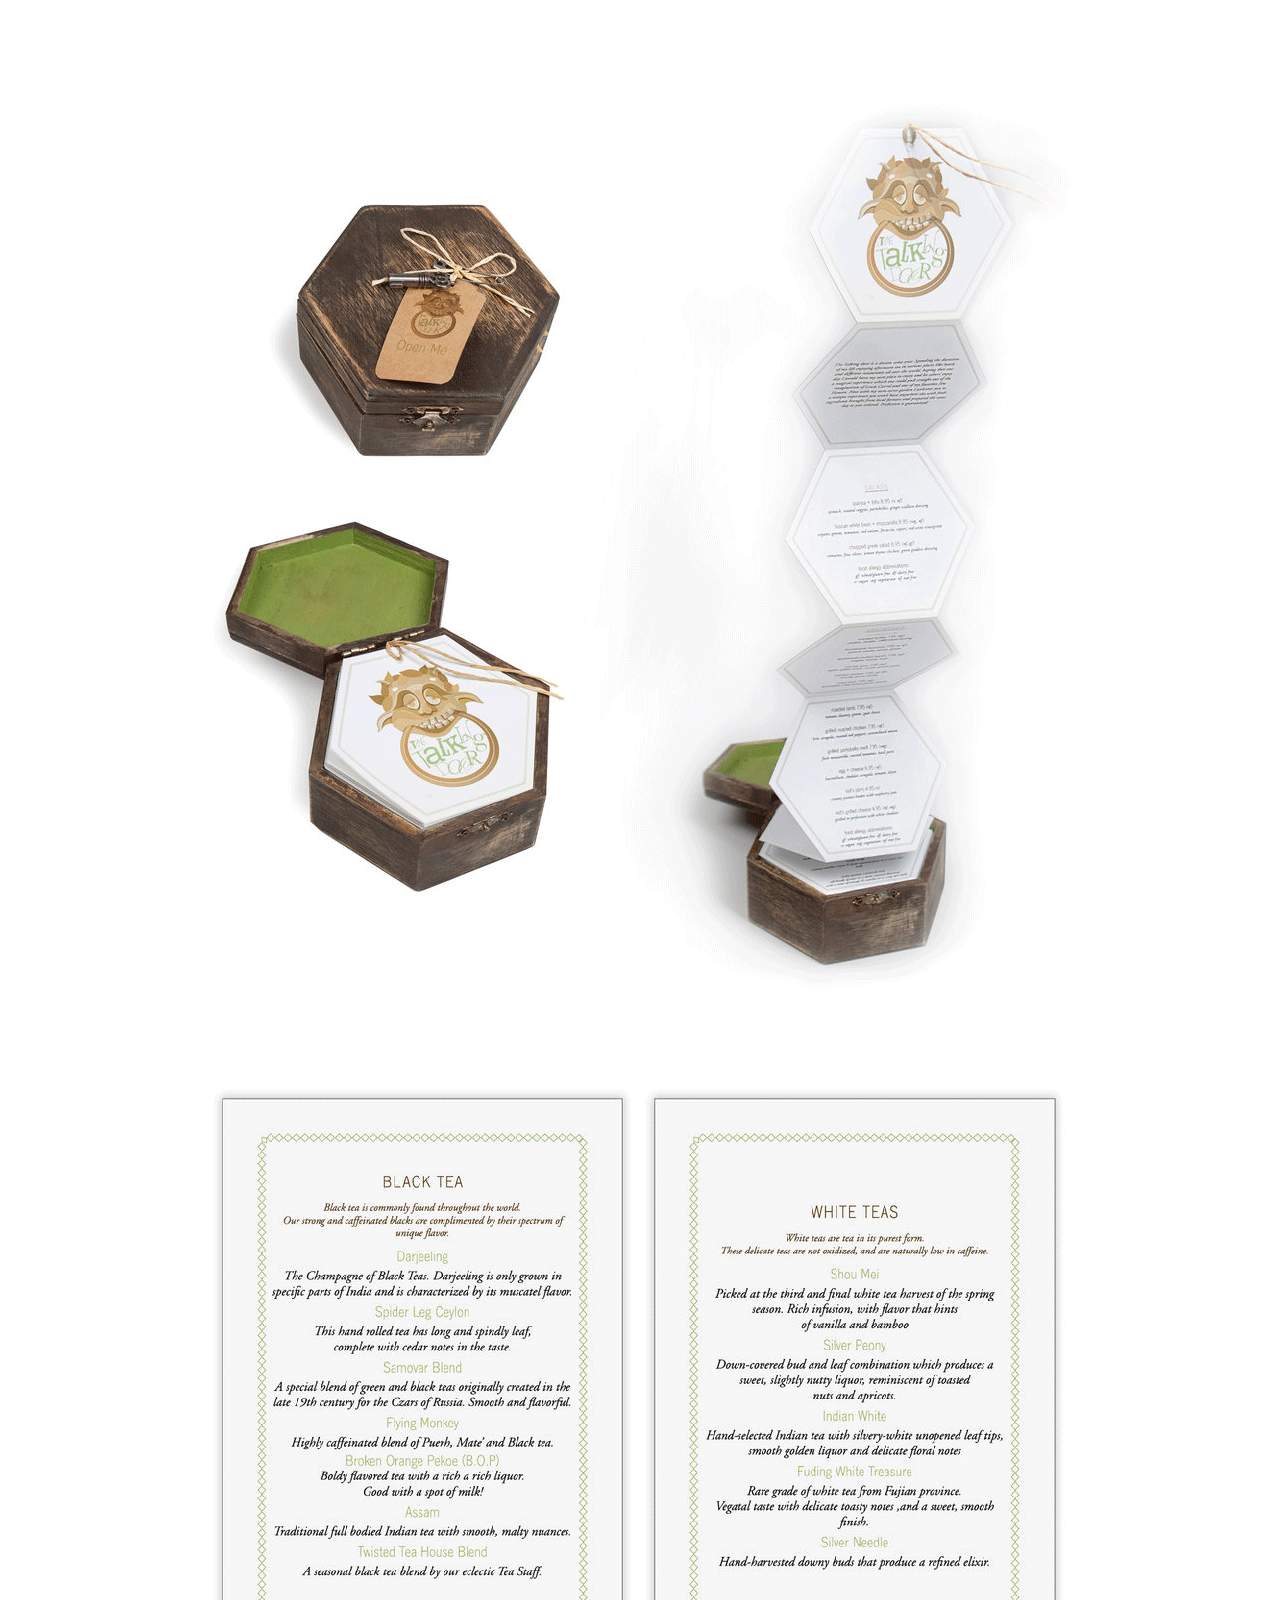
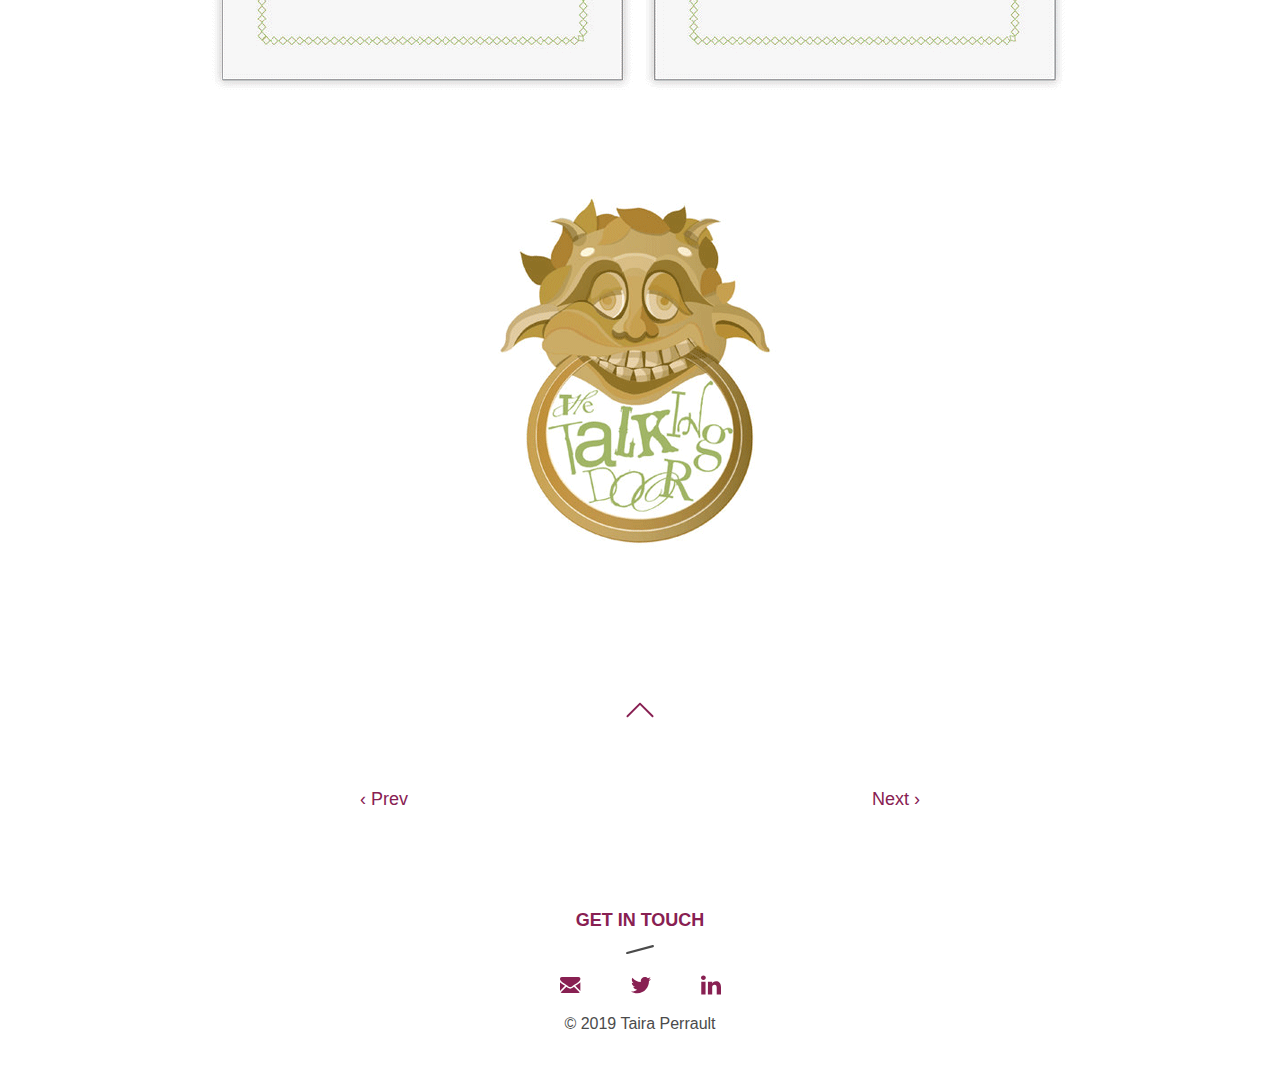
<file: work/talkingdoor.html>
<!doctype html>
<html class="no-js" lang="">
    <head>
        <meta charset="utf-8">
        <meta http-equiv="X-UA-Compatible" content="IE=edge,chrome=1">
        <title>The Talking Door | Taira Perrault</title>
        <meta name="description" content="">
        <meta name="viewport" content="width=device-width, initial-scale=1">
        <link rel="icon" type="image/x-icon" href="../images/favicon.png" />

    <!-- Font Awesome -->
        <link href="https://maxcdn.bootstrapcdn.com/font-awesome/4.7.0/css/font-awesome.min.css" rel="stylesheet">

    <!-- Custom Styles -->
        <link rel="stylesheet" href="../css/normalize.min.css">
        <link rel="stylesheet" href="../css/main.css">

    <!-- Modernizr helps this page look better on crappy old browsers -->
        <script src="../js/vendor/modernizr-2.8.3.min.js"></script>
    </head>
    <body>
        <!--[if lt IE 8]>
            <p class="browserupgrade">You are using an <strong>outdated</strong> browser.
            Please <a href="http://browsehappy.com/">upgrade your browser</a> to improve your experience.</p>
        <![endif]-->

      <!-- This is where you start! -->
      <header>
        <div class="container">
          <a href="..//"><img src="../images/icon-logo.svg" alt="Taira Perrault" id="page-top"></a>

          <nav>
            <ul>
              <li><a class="nav-active" href="../work.html">Work</a></li>
              <li><a class="nav-inactive" href="../about.html">About</a></li>
              <li><a class="nav-inactive button-open" id="button-open">Contact</a></li>
            </ul>
          </nav>
        </div>
      </header>


      <!-- Main section with image -->
      <main>
        <section class="hero">

          <div class="container">
            <img src="../images/hero-talkingdoor.png" class="hero-image-work" alt="The Talking Door Packaging">
          </div>

          <div class="container">
              <a href="#plum-divider-down"><img src="../images/icon-downarrow.svg" alt="Down Arrow" id="down-arrow"></a>
          </div>
        </section>



        <!-- Plum divider section -->
        <section class="plum-divider" id="plum-divider-down">
          <div class="container">
          </div>
        </section>



        <!-- About this project section -->

                <!-- Intro section -->
        <section class="information top-margin-100">
  				<div class="container container-flex">

  					<div class="column-10"></div>

  					<div class="column-20 side-header gray">

  							<ul class="top-margin-none">
                    <li>Brand Design</li>
                    <li>Packaging Design</li>
  							</ul>

  							<ul>
                    <li>InDesign</li>
                    <li>Photoshop</li>
                    <li>Illustrator</li>
  							</ul>

            </div>

  					<div class="column-10"></div>

            <div class="column-50 information-text" >

                <h2>THE TALKING DOOR</h2>
                  <p>A branding system for an outdoor tea party restaurant. Each component engages the viewer to interact and play with it reinforcing the restaurant's whimsical theme. Design includes a picture frame table top menu, a box containing a five foot long die-cute pull out menu, packaging for tea, and a website featuring a matching outdoor theme.</p>
            </div>

  					<div class="column-10"></div>

  				</div>
        </section>


                <!-- Images -->

                <section class="information top-margin-50">
                  <div class="container full">

                      <div class="image-information image-smaller">
                        <img src="../images/talkingdoor-box1.png" class="full-image" id="talkingdoor-box1" alt="The Talking Door Outside Menu Box">
                      </div>

                  </div>
                </section>

                <section class="information top-margin-50">
                  <div class="container full">

                      <div class="image-information image-smaller">
                        <img src="../images/talkingdoor-menu.png" class="full-image" id="talkingdoor-menu" alt="The Talking Door Tea Menu">
                      </div>

                  </div>
                </section>

        <!-- Logo image -->

        <section class="information top-margin-50">
          <div class="container full">

              <div class="image-information image-smaller image-logos">
                <img src="../images/logo-talkingdoor.png" class="full-image" id="logo-talkingdoor" alt="The Talking Door Logo">
              </div>

          </div>
        </section>

      <a href="#page-top"><img src="../images/icon-uparrow.svg" alt="Up Arrow" id="up-arrow"></a>
      <div class="container">
        <div class="previous-next">
            <ul>
                <li><a class="previous-next" href="booboobuddy.html">&#8249; Prev</a></li>
                <li><a class="previous-next" href="logos.html">Next &#8250;</a></li>
            </ul>
        <div>
      </div>

</main>


        <footer>
          <div class="container">
              <h5>GET IN TOUCH</h5>
              <img src="../images/icon-graydash.svg" alt="Gray Dash">

                <ul class="social-icons">
                <!-- Email -->
                  <li>
                      <a href="mailto:hello@tairaperrault.com"><img src="../images/icon-email.svg" alt="Email"></a>
                  </li>

                <!-- Twitter -->
                  <li>
                      <a href="https://twitter.com/tairaperrault?lang=en" target="_blank"><img src="../images/icon-twitter.svg" alt="Twitter"></a>
                  </li>

                <!-- Linkedin-->
                  <li>
                      <a href="https://www.linkedin.com/in/tairaperrault/" target="_blank"><img src="../images/icon-linkedin.svg" alt="LinkedIn"></a>
                  </li>
              </ul>

              <h6>&copy; 2019 Taira Perrault</h6>

            </div>
        </footer>


                <!-- Contact modal-->
            <div class="modal-wrapper closed" id="modal-wrapper">

              <div class="modal closed" id="modal">

                  <a href="..//"><img src="../images/icon-logo.svg" alt="Taira Perrault" class="modal-logo"></a>

                  <div class="button-close" id="button-close">
                      <div class="leftright"></div>
                      <div class="rightleft"></div>
                      <label class="close">CLOSE</label>
                  </div>


                <!-- Modal body-->
                <div class="container">
                  <div class="modal-body">


                    <h5>CONTACT</h5>

                      <a href="mailto:hello@tairaperrault.com" class="contact-email">
                          <span>hello@tairaperrault.com</span>
                      </a>

                  </div>
                </div>


                <!-- Modal footer-->
              <div class="container">
                <div class="modal-footer">

                    <ul class="social-icons">
                    <!-- Email -->
                      <li>
                          <a href="mailto:hello@tairaperrault.com"><img src="../images/icon-email.svg" alt="Email"></a>
                      </li>

                    <!-- Twitter -->
                      <li>
                          <a href="https://twitter.com/tairaperrault?lang=en" target="_blank"><img src="../images/icon-twitter.svg" alt="Twitter"></a>
                      </li>

                    <!-- Linkedin-->
                      <li>
                          <a href="https://www.linkedin.com/in/tairaperrault/" target="_blank"><img src="../images/icon-linkedin.svg" alt="LinkedIn"></a>
                      </li>
                  </ul>

                  <h6>&copy; 2019 Taira Perrault</h6>
                </div>
              </div>

              </div>
            </div>

            <!-- Hamburger modal-->

        <img src="../images/icon-hamburger.svg" class="hamburger-open" id="hamburger-open" alt="Hamburger Menu Icon">

        <div class="hamburger-wrapper closed" id="hamburger-wrapper">

          <div class="hamburger closed" id="hamburger">

              <a href="..//"><img src="../images/icon-logo.svg" alt="Taira Perrault" class="hamburger-logo"></a>

              <div class="hamburger-close" id="hamburger-close">
                  <div class="leftright"></div>
                  <div class="rightleft"></div>
              </div>


            <!-- Modal body-->
            <div class="container">
              <div class="hamburger-body">

                  <ul>
                    <li><a class="nav-inactive" href="../work.html">Work</a></li>
                    <li><a class="nav-inactive" href="../about.html">About</a></li>

                  </ul>

              </div>
            </div>


            <!-- Modal footer-->
          <div class="container">
            <div class="hamburger-footer">

              <h5>GET IN TOUCH</h5>
              <img src="../images/icon-graydash.svg" alt="Gray Dash">

                <ul class="social-icons">
                <!-- Email -->
                  <li>
                      <a href="mailto:hello@tairaperrault.com"><img src="../images/icon-email.svg" alt="Email"></a>
                  </li>

                <!-- Twitter -->
                  <li>
                      <a href="https://twitter.com/tairaperrault?lang=en" target="_blank"><img src="../images/icon-twitter.svg" alt="Twitter"></a>
                  </li>

                <!-- Linkedin-->
                  <li>
                      <a href="https://www.linkedin.com/in/tairaperrault/" target="_blank"><img src="../images/icon-linkedin.svg" alt="LinkedIn"></a>
                  </li>
              </ul>

              <h6>&copy; 2019 Taira Perrault</h6>

            </div>
          </div>

          </div>
        </div>

        <!-- Jquery follwed by your custom javascript. Uncomment jQuery only if needed! -->
        <!-- <script src="//ajax.googleapis.com/ajax/libs/jquery/1.11.2/jquery.min.js"></script> -->
        <script src="../js/main.js"></script>

        <!-- Global site tag (gtag.js) - Google Analytics -->
        <script async src="https://www.googletagmanager.com/gtag/js?id=G-YDNJCPX0JJ"></script>
        <script>
          window.dataLayer = window.dataLayer || [];
          function gtag(){dataLayer.push(arguments);}
          gtag('js', new Date());

          gtag('config', 'G-YDNJCPX0JJ');
        </script>
    </body>
</html>
</file>
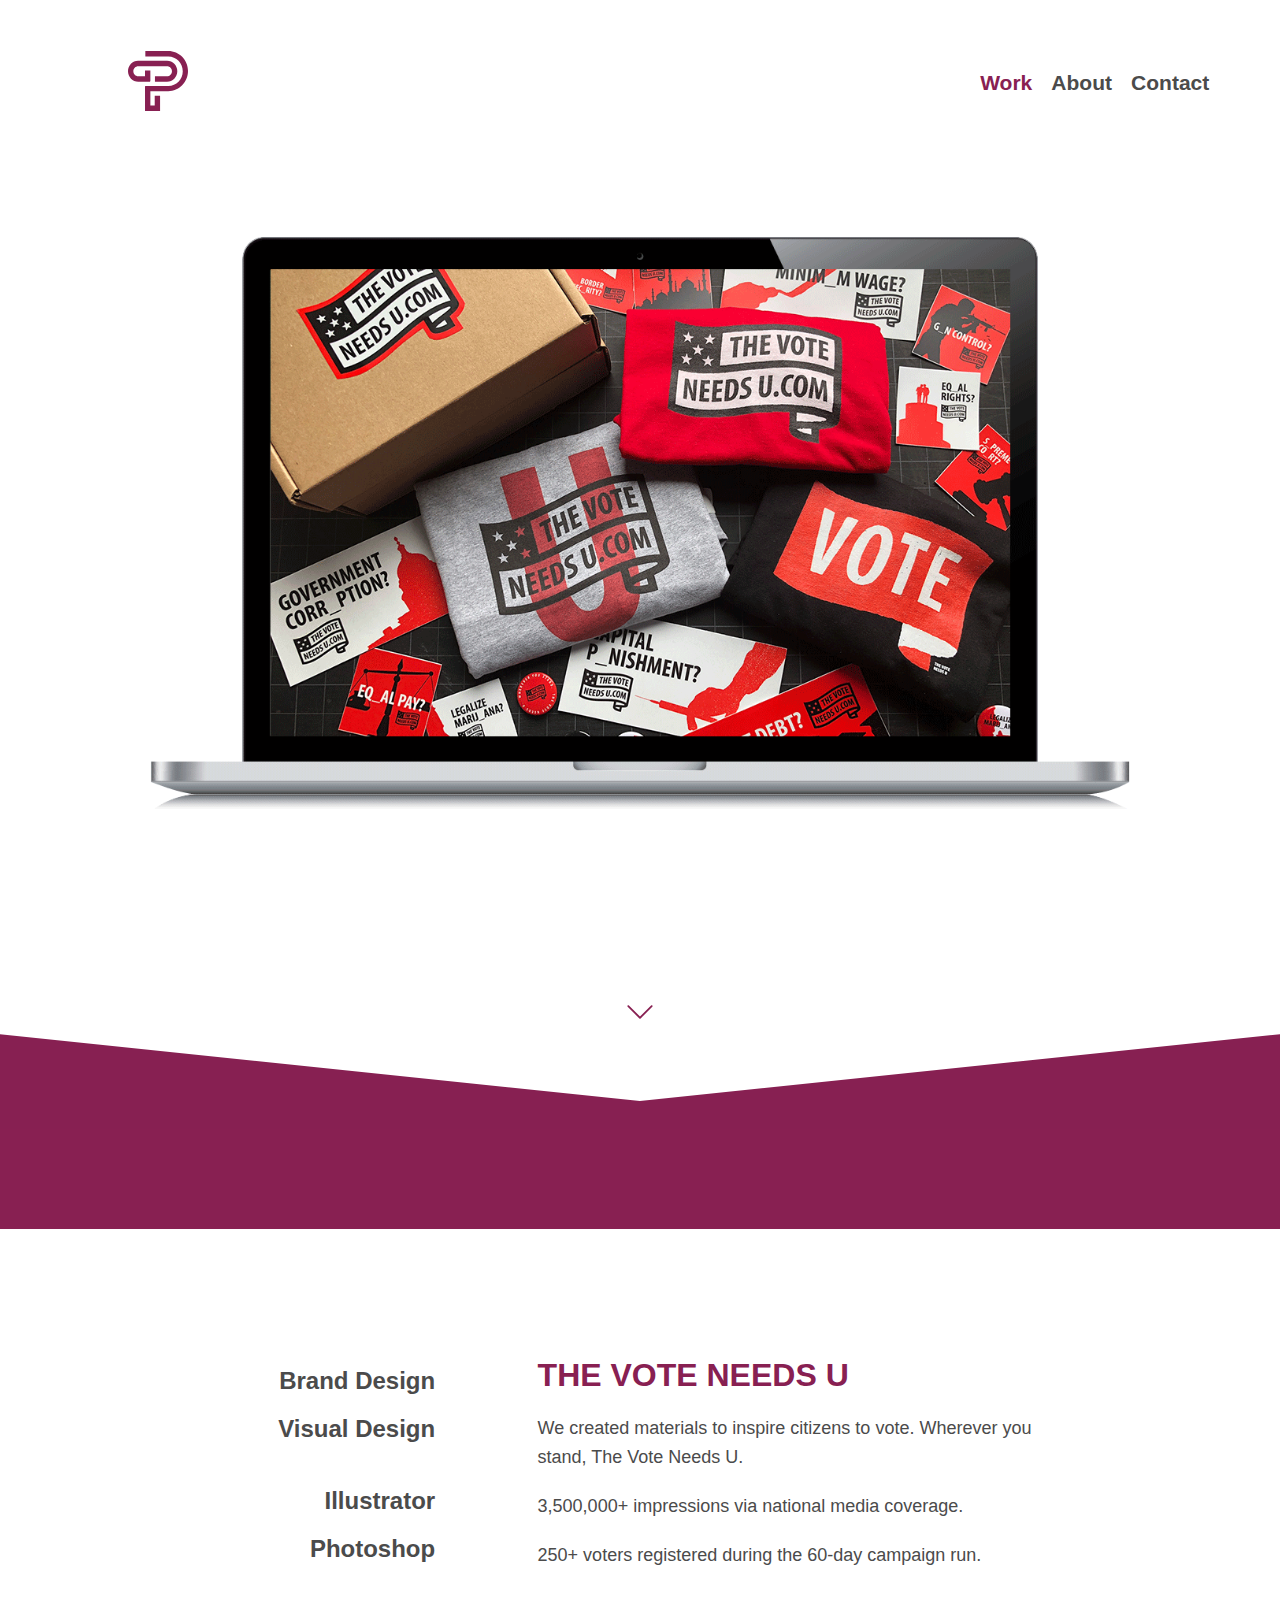
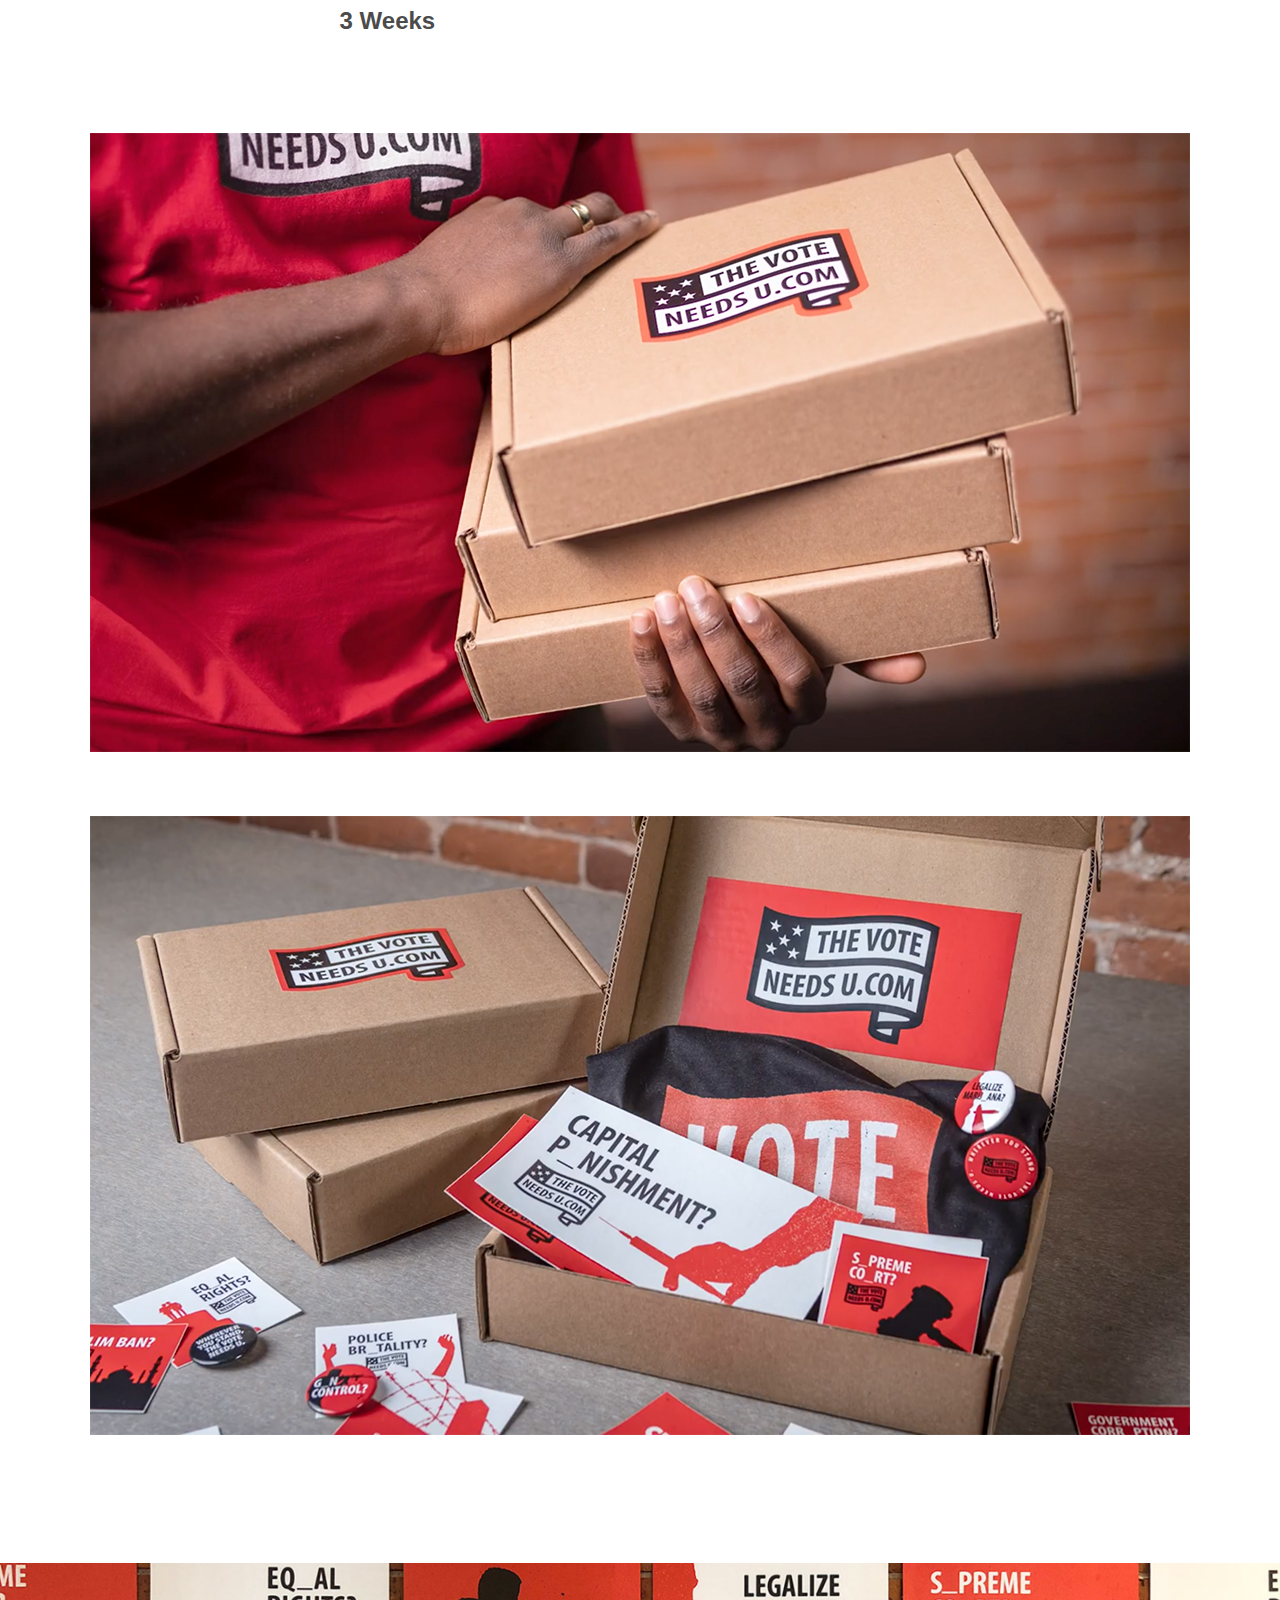
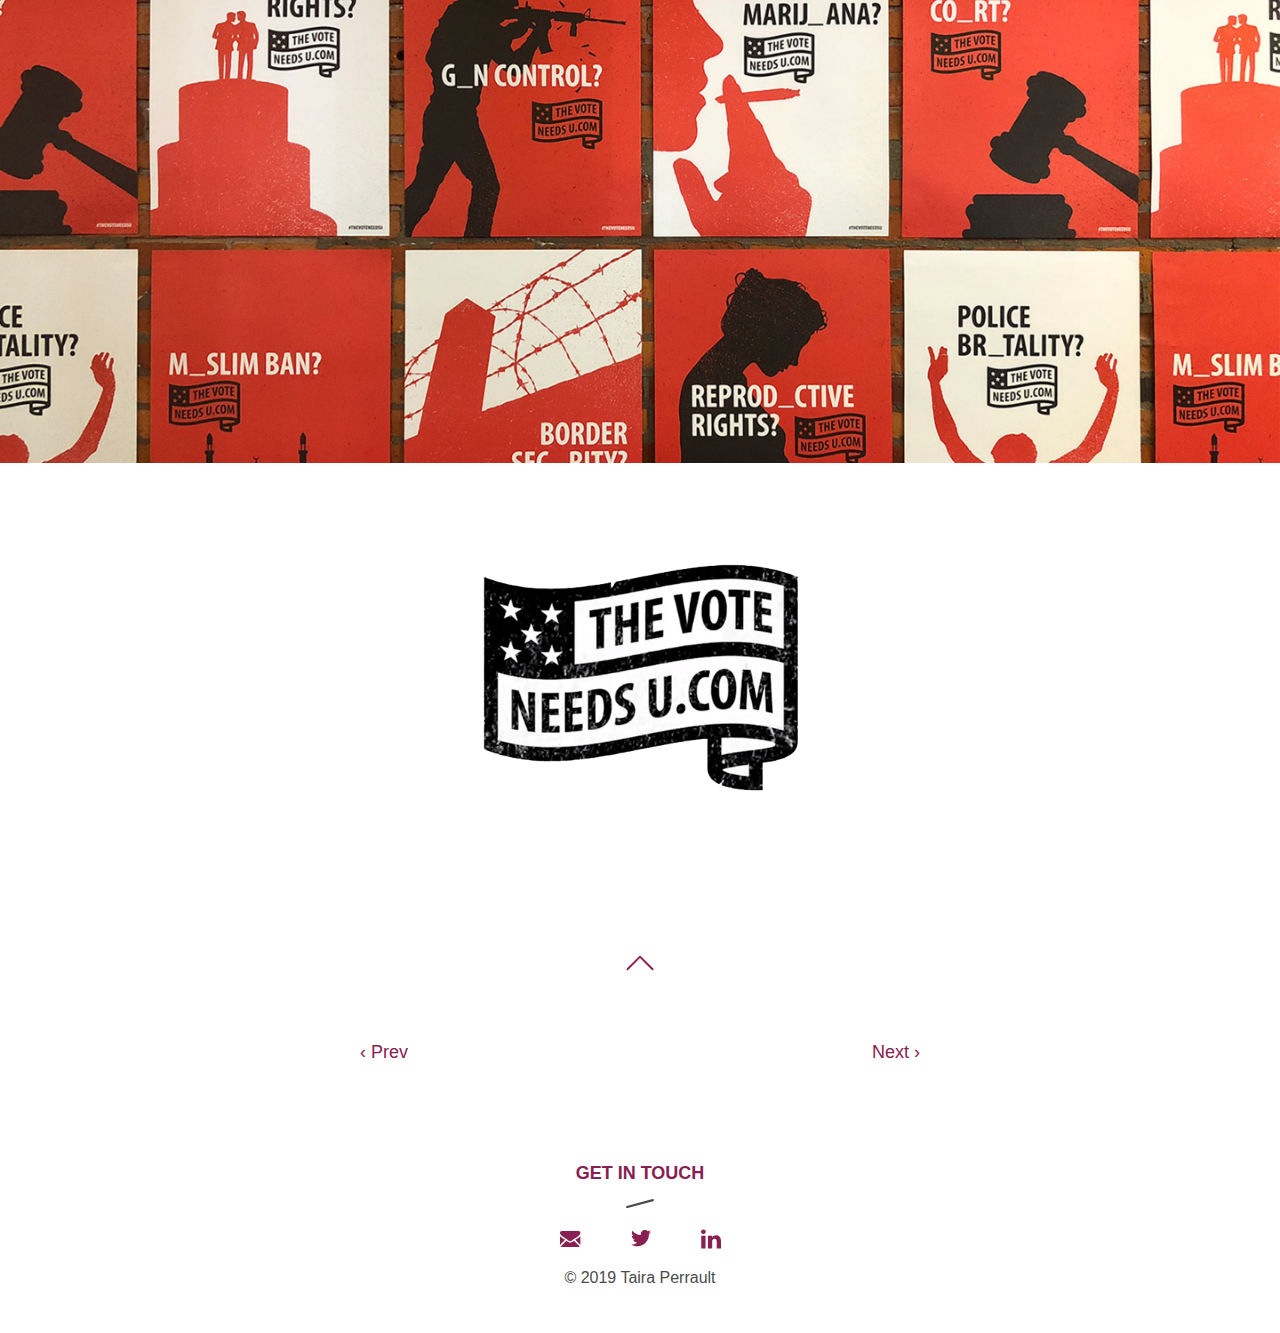
<file: work/voteneedsu.html>
<!doctype html>
<html class="no-js" lang="">
    <head>
        <meta charset="utf-8">
        <meta http-equiv="X-UA-Compatible" content="IE=edge,chrome=1">
        <title>THE VOTE NEEDS U | Taira Perrault</title>
        <meta name="description" content="">
        <meta name="viewport" content="width=device-width, initial-scale=1">
        <link rel="icon" type="image/x-icon" href="../images/favicon.png" />

    <!-- Font Awesome -->
        <link href="https://maxcdn.bootstrapcdn.com/font-awesome/4.7.0/css/font-awesome.min.css" rel="stylesheet">

    <!-- Custom Styles -->
        <link rel="stylesheet" href="../css/normalize.min.css">
        <link rel="stylesheet" href="../css/main.css">

    <!-- Modernizr helps this page look better on crappy old browsers -->
        <script src="../js/vendor/modernizr-2.8.3.min.js"></script>
    </head>
    <body>
        <!--[if lt IE 8]>
            <p class="browserupgrade">You are using an <strong>outdated</strong> browser.
            Please <a href="http://browsehappy.com/">upgrade your browser</a> to improve your experience.</p>
        <![endif]-->

      <!-- This is where you start! -->
      <header>
        <div class="container">
          <a href="..//"><img src="../images/icon-logo.svg" alt="Taira Perrault" id="page-top"></a>

          <nav>
            <ul>
              <li><a class="nav-active" href="../work.html">Work</a></li>
              <li><a class="nav-inactive" href="../about.html">About</a></li>
              <li><a class="nav-inactive button-open" id="button-open">Contact</a></li>
            </ul>
          </nav>
        </div>
      </header>


      <!-- Main section with image -->
      <main>
        <section class="hero">

          <div class="container">
            <img src="../images/hero-voteneedsu.png" class="hero-image-work" alt="The Vote Needs U Collateral on Laptop">
          </div>

          <div class="container">
              <a href="#plum-divider-down"><img src="../images/icon-downarrow.svg" alt="Down Arrow" id="down-arrow"></a>
          </div>
        </section>



        <!-- Plum divider section -->
        <section class="plum-divider" id="plum-divider-down">
          <div class="container">
          </div>
        </section>



        <!-- About this project section -->

                <!-- Intro section -->
        <section class="information top-margin-100">
  				<div class="container container-flex">

  					<div class="column-10"></div>

  					<div class="column-20 side-header gray">

  							<ul class="top-margin-none">
                    <li>Brand Design</li>
                    <li>Visual Design</li>
  							</ul>

  							<ul>
                    <li>Illustrator</li>
                    <li>Photoshop</li>
  							</ul>

  						 	<ul>
                    <li>3 Weeks</li>
  							</ul>

            </div>

  					<div class="column-10"></div>

            <div class="column-50 information-text" >

                <h2>THE VOTE NEEDS U</h2>
                  <p>We created materials to inspire citizens to vote. Wherever you stand, The Vote Needs U.</p>

                  <p>3,500,000+ impressions via national media coverage.</p>

                  <p>250+ voters registered during the 60-day campaign run.</p>

            </div>

  					<div class="column-10"></div>

  				</div>
        </section>


                <!-- Box images -->
        <section class="information top-margin-50">
          <div class="container full">

              <div class="image-information image-smaller">
                <img src="../images/voteneedsu-box1.jpg" class="full-image" id="voteneedsu-box1" alt="The Vote Needs U Box">
              </div>

          </div>
        </section>


        <section class="information top-margin-50">
          <div class="container full">

              <div class="image-information image-smaller">
                <img src="../images/voteneedsu-box2.jpg" class="full-image" id="voteneedsu-box2" alt="The Vote Needs U Box Contents">
              </div>

          </div>
        </section>

                <!-- Full width image -->
        <section class="information top-margin-60">
          <div class="container full">

            <div class="image-information full-width" id="voteneedsu-posters"></div>

          </div>
        </section>

                <!-- Logo image -->
        <section class="information top-margin-50">
          <div class="container full">

              <div class="image-information image-smaller image-logos">
                <img src="../images/logo-voteneedsu.png" class="full-image" id="logo-voteneedsu" alt="The Vote Needs U Logo">
              </div>

          </div>
        </section>



      <a href="#page-top"><img src="../images/icon-uparrow.svg" alt="Up Arrow" id="up-arrow"></a>


      <div class="container">
        <div class="previous-next">
            <ul>
                <li><a class="previous-next" href="forecast.html">&#8249; Prev</a></li>
                <li><a class="previous-next" href="horizonrewards.html">Next &#8250;</a></li>
            </ul>
        <div>
      </div>


</main>


        <footer>
          <div class="container">
              <h5>GET IN TOUCH</h5>
              <img src="../images/icon-graydash.svg" alt="Gray Dash">

                <ul class="social-icons">
                <!-- Email -->
                  <li>
                      <a href="mailto:hello@tairaperrault.com"><img src="../images/icon-email.svg" alt="Email"></a>
                  </li>

                <!-- Twitter -->
                  <li>
                      <a href="https://twitter.com/tairaperrault?lang=en" target="_blank"><img src="../images/icon-twitter.svg" alt="Twitter"></a>
                  </li>

                <!-- Linkedin-->
                  <li>
                      <a href="https://www.linkedin.com/in/tairaperrault/" target="_blank"><img src="../images/icon-linkedin.svg" alt="LinkedIn"></a>
                  </li>
              </ul>

              <h6>&copy; 2019 Taira Perrault</h6>

            </div>
        </footer>


                <!-- Contact modal-->
            <div class="modal-wrapper closed" id="modal-wrapper">

              <div class="modal closed" id="modal">

                  <a href="..//"><img src="../images/icon-logo.svg" alt="Taira Perrault" class="modal-logo"></a>

                  <div class="button-close" id="button-close">
                      <div class="leftright"></div>
                      <div class="rightleft"></div>
                      <label class="close">CLOSE</label>
                  </div>


                <!-- Modal body-->
                <div class="container">
                  <div class="modal-body">


                    <h5>CONTACT</h5>

                      <a href="mailto:hello@tairaperrault.com" class="contact-email">
                          <span>hello@tairaperrault.com</span>
                      </a>

                  </div>
                </div>


                <!-- Modal footer-->
              <div class="container">
                <div class="modal-footer">

                    <ul class="social-icons">
                    <!-- Email -->
                      <li>
                          <a href="mailto:hello@tairaperrault.com"><img src="../images/icon-email.svg" alt="Email"></a>
                      </li>

                    <!-- Twitter -->
                      <li>
                          <a href="https://twitter.com/tairaperrault?lang=en" target="_blank"><img src="../images/icon-twitter.svg" alt="Twitter"></a>
                      </li>

                    <!-- Linkedin-->
                      <li>
                          <a href="https://www.linkedin.com/in/tairaperrault/" target="_blank"><img src="../images/icon-linkedin.svg" alt="LinkedIn"></a>
                      </li>
                  </ul>

                  <h6>&copy; 2019 Taira Perrault</h6>
                </div>
              </div>

              </div>
            </div>

            <!-- Hamburger modal-->

        <img src="../images/icon-hamburger.svg" class="hamburger-open" id="hamburger-open" alt="Hamburger Menu Icon">

        <div class="hamburger-wrapper closed" id="hamburger-wrapper">

          <div class="hamburger closed" id="hamburger">

              <a href="..//"><img src="../images/icon-logo.svg" alt="Taira Perrault" class="hamburger-logo"></a>

              <div class="hamburger-close" id="hamburger-close">
                  <div class="leftright"></div>
                  <div class="rightleft"></div>
              </div>


            <!-- Modal body-->
            <div class="container">
              <div class="hamburger-body">

                  <ul>
                    <li><a class="nav-inactive" href="../work.html">Work</a></li>
                    <li><a class="nav-inactive" href="../about.html">About</a></li>

                  </ul>

              </div>
            </div>


            <!-- Modal footer-->
          <div class="container">
            <div class="hamburger-footer">

              <h5>GET IN TOUCH</h5>
              <img src="../images/icon-graydash.svg" alt="Gray Dash">

                <ul class="social-icons">
                <!-- Email -->
                  <li>
                      <a href="mailto:hello@tairaperrault.com"><img src="../images/icon-email.svg" alt="Email"></a>
                  </li>

                <!-- Twitter -->
                  <li>
                      <a href="https://twitter.com/tairaperrault?lang=en" target="_blank"><img src="../images/icon-twitter.svg" alt="Twitter"></a>
                  </li>

                <!-- Linkedin-->
                  <li>
                      <a href="https://www.linkedin.com/in/tairaperrault/" target="_blank"><img src="../images/icon-linkedin.svg" alt="LinkedIn"></a>
                  </li>
              </ul>

              <h6>&copy; 2019 Taira Perrault</h6>

            </div>
          </div>

          </div>
        </div>

        <!-- Jquery follwed by your custom javascript. Uncomment jQuery only if needed! -->
        <!-- <script src="//ajax.googleapis.com/ajax/libs/jquery/1.11.2/jquery.min.js"></script> -->
        <script src="../js/main.js"></script>

        <!-- Global site tag (gtag.js) - Google Analytics -->
        <script async src="https://www.googletagmanager.com/gtag/js?id=G-YDNJCPX0JJ"></script>
        <script>
          window.dataLayer = window.dataLayer || [];
          function gtag(){dataLayer.push(arguments);}
          gtag('js', new Date());

          gtag('config', 'G-YDNJCPX0JJ');
        </script>
    </body>
</html>
</file>
<file: css/main.css>
/* ==========================================================================
   General
   ========================================================================== */
   body{
 height: 100%;
 }

 .container {
   margin: 0 10%;
 }

 .container-flex {
   display: flex;
   flex-wrap: wrap;
 }

 .container-reverse {
   display: flex;
    flex-wrap: wrap-reverse;
 }

 @media (min-width: 600px) {
   .container-flex {
     flex-wrap: nowrap;
   }
 }

 .row-reverse .container-flex {
   flex-direction: row-reverse;
 }

 *, *::before, *::after {
   box-sizing: border-box;
 }


/* ==========================================================================
   Navigation
   ========================================================================== */


header {
  padding: 4% 0 2% 0;
}

@media (max-width: 600px) {
  header {
  margin: 4% 0;
  }
}

header .container {
  display: flex;
  justify-content: space-between;
  align-items: center;
}


@media (max-width: 600px) {
  .container .logo {
    margin-top: 2%;
    width: 18%;
  }
}

a {
text-decoration: none;
}

nav ul {
  display: none;

}

@media (min-width: 600px) {
  nav ul {
    display: flex;
  }
}

nav ul li {
  display: block;
  margin-left: 10%;
}

#button-open {
  cursor: pointer;
}


 @media (max-width: 600px) {
   nav {
     display: none;
   }
 }


/* ==========================================================================
   Footer
   ========================================================================== */

footer {
  clear: both;
  position: relative;
  height: 170px;
  margin: 0 auto;
  margin-top: 100px;
  text-align: center;
}

   footer ul {
    display: flex;
    align-items: center;
    justify-content: center;
    padding: 0;
  }

  footer ul li {
    display: block;
    margin: 0 25px;
  }

  footer h5 {
    margin-bottom: 1%;
    color: #882052;
 }

 #up-arrow {
   width: 30px;
   height: 30px;
   display: flex;
   margin: 10% auto 5% auto;
   scroll-behavior: smooth;
 }

 @media (max-width: 600px) {
   #up-arrow {
   margin-top: 20%;
   }
 }


/* ==========================================================================
   Typography
   ========================================================================== */


h1 {
  margin: 0;
  font-size: 300px;
  font-weight: 800;
  text-transform: uppercase;
  font-family: 'Raleway', Arial, sans-serif;
  color: #4B4B4B;
}

@media (max-width: 1100px) {
  h1 {
    font-size: 225px;
  }
}

@media (max-width: 800px) {
  h1 {
    font-size: 165px;
  }
}

@media (max-width: 600px) {
  h1 {
    font-size: 80px;
  }
}


h2 {
  margin: 0;
  font-size: 32px;
  font-weight: 700;
  text-transform: uppercase;
  font-family: 'Raleway', Arial, sans-serif;
  color: #4B4B4B;
}

h3 {
  margin: 0px;
  font-size: 24px;
  font-weight: 700;
  text-transform: uppercase;
  font-family: 'Raleway', Arial, sans-serif;
  color: #4B4B4B;
}

h4 {
  margin: 0px;
  font-size: 21px;
  font-weight: 400;
  font-family: 'Raleway', Arial, sans-serif;
  color: #4B4B4B;
  line-height: 135%;
}

h5 {
  margin: 0px;
  font-size: 18px;
  font-weight: 800;
  text-transform: uppercase;
  font-family: 'Raleway', Arial, sans-serif;
  color: #4B4B4B;
}

h6 {
  margin: 0px;
  font-size: 16px;
  font-weight: 400;
  font-family: 'Raleway', Arial, sans-serif;
  color: #4B4B4B;
}

p {
  margin: 0px;
  font-size: 18px;
  font-weight: 400;
  font-family: 'Raleway', Arial, sans-serif;
  color: #4B4B4B;
  line-height: 160%;
}

nav ul {
  margin: 0px;
  font-size: 21px;
  font-weight: 700;
  font-family: 'Raleway', Arial, sans-serif;
  color: #4B4B4B;
}


.nav-active {
  font-weight: 800;
  color: #882052;
}

.nav-inactive {
  color: #4B4B4B;
}

nav a:active {
  color: #882052;
  margin: 0;
  padding: 0;
}

nav a:hover {
  color: #882052;
}




/* ==========================================================================
   Hero
   ========================================================================== */

.hero {
  margin-top: 2%;
  min-height: calc(65vh - 164px);
}

.hero h1 {
  position: relative;
  text-align: center;
  color: #882052;
}

  .hero {
    background: url('../images/image-plumdivider.svg')no-repeat center center;
    overflow: hidden;
    background-size: cover;
    width: 100%;
  }


    @media (max-width: 600px) {
        .hero .container {
          margin-top: 8%;
        }
      }

  .hero-image-work {
    max-width: 100%;
    height: auto;
    display: flex;
    margin: auto;
  }

   .hero-image {
      max-width: 100%;
      height: auto;
      display: flex;
      margin: auto;
      position: absolute;
      top: 18%;
      left: 36%;
      overflow-x: hidden;
    }


  @media (max-width: 1100px) {
    #hero-index {
      position: absolute;
      max-width: 60%;
      height: auto;
      top: 12%;
      left: 33%;
    }
  }


  @media (max-width: 600px) {
    #hero-index {
      position: absolute;
      max-width: 60%;
      height: auto;
      top: 18%;
      left: 33%;
    }
  }


  @media (max-width: 1100px) {
    #hero-work {
      position: absolute;
      max-width: 60%;
      height: auto;
      top: 16%;
      left: 37%;
    }
  }


  @media (max-width: 600px) {
    #hero-work {
      position: absolute;
      max-width: 60%;
      height: auto;
      top: 20%;
      left: 37%;
    }
  }


  @media (max-width: 1100px) {
    #hero-about {
      position: absolute;
      max-width: 60%;
      height: auto;
      top: 14%;
      left: 35%;
    }
  }

  @media (max-width: 600px) {
    #hero-about {
      position: absolute;
      max-width: 60%;
      height: auto;
      top: 19%;
      left: 35%;
    }
  }

    #hero-h1 {
      margin: 2% 0 15% 0;
    }

    #down-arrow {
      display: flex;
      margin: 12% auto 10% auto;
      z-index: 500;
    }

    @media (max-width: 600px) {
      #down-arrow {
        display: flex;
        margin: 12% auto 10% auto;
        position: absolute;
        top: 38%;
        left: 46%;
        z-index: 500;
        scroll-behavior: smooth;
      }
    }

/* ==========================================================================
   Plum Divider
   ========================================================================== */

   .plum-divider {
     background-color: #882052;
     padding: 60px 0 40px 0;
   }

   #plum-divider-work {
     padding: 60px 0 40px 0;
   }

   #plum-divider-about {
     padding: 60px 0;
   }

   .plum-divider .container {
     max-width: 55%;
     margin: 0 auto 0 auto;
   }

   @media (max-width: 600px) {
   .plum-divider .container  {
       max-width: 74%;
     }
   }


   .plum-divider h4, .plum-divider h5, .plum-divider p {
     color: #ffffff;
     text-align: center;
     margin: auto;
   }

   @media (max-width: 600px) {
   .plum-divider h4, .plum-divider p  {
     text-align: left;
     }
   }

   .plum-divider h4 {
     margin: 2% auto;
   }

   #white-dash {
     display: block;
     margin: 2% auto;
   }


   /* ==========================================================================
      Buttons
      ========================================================================== */

    .button-center-one, .button-center-two {
      margin: 0;
      padding:0;
      text-align: center;
      }

   .button-action {
     margin: 0;
     padding:0;
   }

     .button {
       appearance: none;
       background-color:#882052;
       cursor:pointer;
       color:#ffffff;
       font-size: 18px;
       font-weight: 800;
       text-transform: uppercase;
       text-align: center;
       font-family: 'Raleway', Arial, sans-serif;
       text-decoration:none;
       display: inline-block;
       padding:18px 36px;
       margin: 40px auto;
   }

   .button-center-one a:hover {
     color: #54002F;
     }

   .button-center-two a:hover {
       background-color: #54002F;
      }

     .button-action a:visited {
       color: #ffffff;
      }

     .button-action a:hover {
       background-color: #54002F;
      }


      @media (hover:none), (hover:on-demand) {
        .button-center-one a:hover, .button-center-two a:hover, .button-action a:hover {
          background: none;
        }
      }

/* ==========================================================================
   Index Page Projects
   ========================================================================== */

   .title h2 {
     margin: 60px auto;
     text-align: center;
     color: #882052
   }

   .title-2 h2 {
     margin-top: 60px;
     text-align: center;
     color: #882052
   }

   .project-light h3, .project-dark h3 {
     margin: 18px auto;
     color: #882052
   }

   .project-light {
     align-items: center;
     background-color: #FAF6F8;
     padding: 60px 60px;
     height: 100%;

   }

   .project-dark {
     align-items: center;
     background-color: #F5EDF1;
     padding: 60px 60px;
     height: 100%;

   }

   @media (max-width: 600px) {
     .project-light h3, .project-dark h3 {
       text-align: center;

     }
   }


   .column-5, .column-10, .column-20, .column-30, .column-40, .column-50 {
     width: 100%;
   }



   @media (min-width: 600px) {

     .column-5 {
       width: 5%;
       min-height: 1px;
     }

     .column-10 {
       width: 10%;
       min-height: 1px;
     }

     .column-20 {
       width: 20%;
     }

     .column-30 {
       width: 30%;
       padding: 40px 30px;
     }

     .column-40 {
       width: 40%;
       padding: 0 2%;
       margin: 3% 0;
     }

     .column-50 {
       width: 50%;
       padding: 0 3%;
       background-repeat: no-repeat;
       background-size: cover;

     }
  }

   .image-center {
     image-orientation: center;
     align-items: center;
     margin: 5% auto 0 auto;
   }

   @media (min-width: 1200px) {
     .below-1100 {
       display: none;
     }
   }

   @media (max-width: 1200px) {
     .above-1100 {
       display: none;
     }
   }

/* ==========================================================================
   Work Squares
   ========================================================================== */

   .work-squares {
     margin: 0 auto;
   }

   .work-square {
     min-width: 33.33%;
     height: 399px;
     display: flex;
     margin-top: 10%;
     background-repeat: no-repeat;
     background-size: cover;
  }

  .hover {
    min-width: 100%;
    height: 399px;
    text-align: center;
    opacity: 0;
    transition: 0.5s opacity ease;
    background-color: rgba(84,0,47, 0.9);
  }

 .hover h3 {
   margin: 0 12% 5% 12%;
   padding-top: 27%;
   color: #ffffff;
 }


 #work-square-button {
   padding-top: 0;
   font-size: 18px;
 }

 .hover p {
   margin: 0 12% 5% 12%;
   color: #ffffff;
 }

  .hover:hover {
    opacity: 1;
  }

    @media (max-width: 1025px) {
      .hover {
        pointer-events: none;
      }
    }

   #melted {
     background-image: url('../images/work-melted.png');
   }

   #forecast {
     background-image: url('../images/work-forecast.png');
   }

   #horizon-rewards {
     background-image: url('../images/work-horizonrewards.png');
   }

   #vote-u {
     background-image: url('../images/work-voteneedsu.png');
   }

   #talking-door {
     background-image: url('../images/work-talkingdoor.png');
   }

   #boo-boo-buddy {
     background-image: url('../images/work-booboobuddies.png');
   }

   #busy-bus {
     background-image: url('../images/work-busybus.png');
   }

   #partners-branding {
     background-image: url('../images/work-partnersbranding.png');
   }

   #minnie-meals {
     background-image: url('../images/work-minniemeals.png');
   }

   #junk-drawer {
     background-image: url('../images/work-junkdrawer.png');
   }

   #logos {
     background-image: url('../images/work-logos.png');
   }

   #photography {
     background-image: url('../images/work-photos.png');
   }


/* ==========================================================================
   About and Projects
   ========================================================================== */

   .side-header {
     display: inline-block;
     margin: 0;
     font-size: 24px;
     font-weight: 700;
     text-align: right;
     font-family: 'Raleway', Arial, sans-serif;
     color: #4B4B4B;
     line-height: 200%;
   }

   .side-header ul {
     padding: 0;
   }

   .side-header ul li {
     display: block;
   }

   .side-header-plum h3 {
     margin: 0;
     font-size: 24px;
     font-weight: 700;
     text-transform: uppercase;
     text-align: right;
     font-family: 'Raleway', Arial, sans-serif;
     color: #882052;
   }

   .information-text {
     padding: 0;
   }

   .information-text h2 {
     margin-bottom: 4%;
     color: #882052;
   }

   .information-text ul {
     margin-bottom: 3%;
     font-size: 18px;
     font-weight: 400;
     font-family: 'Raleway', Arial, sans-serif;
     color: #4B4B4B;
     line-height: 160%;
     padding: 0;
   }

   .information-text ul li {
     display: block;
   }

   .information-text p {
     margin-bottom: 4%;
   }


   #button-padding {
     padding: 0;
   }

   #button-resume, #top-element {
     margin: 0;
   }

   #about-me, #bio, #experience, #resume {
     margin-top: 10%;
   }

   #about-me .container {
       margin: 0 10%;
     }


   #me {
     background-image: url('../images/about-me.jpg');
   }

   .about-me {
     width: 50%;
     background-repeat: no-repeat;
     background-size: cover;
    }


    @media (max-width: 600px) {
        #about-me .container {
        margin: 0 0;
        }
      }

  @media (max-width: 600px) {
    .container.full #me {
      width: 100%;
      height: 300px;
      padding: 0%;
      margin: 0 0;
      background-repeat: no-repeat;
      background-size: cover;
      }
    }

    @media (max-width: 600px) {
      .side-header {
        text-align: left;
        margin: 10% 0 15% 0;
        }
      }

    @media (max-width: 600px) {
      .side-header.about {
        text-align: left;
        margin: 10% 10% 0 10%;
        }
      }

      @media (max-width: 600px) {
        .side-header-plum h3{
          text-align: left;
          margin: 2% auto 7% auto;
        }
      }

/* ==========================================================================
   Forecast
   ========================================================================== */


   .container.full{
     margin: 0;
     padding: 0;
   }

   .information.project-light.project {
     padding: 0;
   }

   .container.container-flex.full, .container.container-reverse.full {
     max-width: none;
   }

   .top-margin-none {
     margin-top: 0;
   }

   .button-action.margin-none a {
     margin: 3% 0 0 0;
   }

   .column-50.information-text.process p {
     margin-bottom: 0;
   }

   .top-margin-60 {
     margin-top: 5%;
   }

   .top-margin-100, #forecast-personas, #forecast-surveys, #forecast-profiles, #hero-forecast2, #forecast-conclusion {
     margin-top: 10%;
   }

   #forecast-profiles {
     align-items: center;
     justify-content: center;
     text-align: center;
   }

   #left {
     text-align: left;
   }

   #subtext {
     padding-bottom: 30px;
   }

   .half-width-padding {
     padding: 4%;
   }

   .column-50.image-information {
     padding: 0;
   }

   #leslie img, #erin img {
     width: 30%;
   }

   .full-width {
     margin: 0 auto;
     min-width: 100%;
     min-height: 500px;
     display: flex;
     background-repeat: no-repeat;
     background-size: cover;
   }

#forecast-conclusion {
  padding: 10% 0;
}


   #forecast-problem {
     background-image: url('../images/forecast-problem.jpg');
   }

   #forecast-solution {
     background-image: url('../images/forecast-solution.jpg');
   }

   #forecast-surveys {
     background-image: url('../images/forecast-surveys.jpg');
   }

   #forecast-flows {
     background-image: url('../images/forecast-flows.jpg');
   }

   #forecast-sketches {
     background-image: url('../images/forecast-sketches.jpg');
   }

   #forecast-mockups {
     background-image: url('../images/forecast-mockups.jpg');
   }

   #forecast-mockuptesting {
     background-image: url('../images/forecast-mockuptesting.jpg');
   }

   #forecast-branding {
     background-image: url('../images/forecast-branding.jpg');
   }

   #forecast-prototypes {
     background-image: url('../images/forecast-prototypes.jpg');
   }

   #forecast-prototypetesting {
     background-image: url('../images/forecast-prototypetesting.jpg');
   }

   @media (max-width: 600px) {
     .column-50.image-information {
       width: 100%;
       height: 500px;
       padding: 0;
       margin: 0;
       background-repeat: no-repeat;
       background-size: cover;
     }
   }

   @media (max-width: 600px) {
     .project-light.project .half-width-padding {
       text-align: left;
       padding: 5% 10% 10% 10%;
     }
   }

   @media (max-width: 600px) {
     .information-text h2 {
       padding: 5% 0;
     }
   }

   @media (max-width: 600px) {
     .information-text h3 {
       padding: 5% 0 0 0;
     }
   }

   @media (max-width: 600px) {
     .top-margin-60 {
       margin-top: 10%;
     }
   }

   @media (max-width: 600px) {
     .button-action.margin-none {
       margin-bottom: 10%;
     }
   }

   @media (max-width: 600px) {
     #forecast-profiles {
       padding: 20% 4% 20% 4%;
     }
   }

   @media (max-width: 600px) {
     #erin {
       margin: 20% auto auto auto;
     }
   }

   @media (max-width: 600px) {
     #forecast-conclusion {
       text-align: left;
       padding: 25% 5% 20% 5%;
     }
   }


   /* ==========================================================================
      Melted
      ========================================================================== */

      .top-margin-100, #melted-personas, #melted-surveys, #melted-profiles, #hero-melted2, #melted-conclusion {
        margin-top: 10%;
      }

      #melted-profiles {
        align-items: center;
        justify-content: center;
        text-align: center;
      }


      #amanda img, #jeff img {
        width: 30%;
      }

      .full-width {
        margin: 0 auto;
        min-width: 100%;
        min-height: 500px;
        display: flex;
        background-repeat: no-repeat;
        background-size: cover;
      }

   #melted-conclusion {
     padding: 10% 0;
   }

      #melted-problem {
        background-image: url('../images/melted-problem.jpg');
      }

      #melted-solution {
        background-image: url('../images/melted-solution.jpg');
      }

      #melted-surveys {
        background-image: url('../images/melted-surveys.jpg');
      }

      #melted-flows {
        background-image: url('../images/melted-flows.jpg');
      }

      #melted-sketches {
        background-image: url('../images/melted-sketches.jpg');
      }

      #melted-mockups {
        background-image: url('../images/melted-mockups.jpg');
      }

      #melted-mockuptesting {
        background-image: url('../images/melted-mockuptesting.jpg');
      }

      #melted-branding {
        background-image: url('../images/melted-branding.jpg');
      }

      #melted-prototypes {
        background-image: url('../images/melted-prototypes.jpg');
      }

      #melted-prototypetesting {
        background-image: url('../images/melted-prototypetesting.jpg');
      }

      @media (max-width: 600px) {
        #melted-profiles {
          padding: 20% 4% 20% 4%;
        }
      }

      @media (max-width: 600px) {
        #jeff {
          margin: 20% auto auto auto;
        }
      }

      @media (max-width: 600px) {
        #melted-conclusion {
          text-align: left;
          padding: 25% 5% 20% 5%;
        }
      }


/* ==========================================================================
   Horizon Rewards
   ========================================================================== */

   .top-margin-50 {
     margin-top: 5%;
   }

.image-smaller {
  margin: 0 auto 0 auto;
  padding: 0 3% 0 3%;
  align-items: center;
  justify-content: center;
}

.image-logos {
  max-width: 40%;
}

.full-image {
  margin: 0 auto;
  max-width: 100%;
  height: auto;
  display: flex;
}


/* ==========================================================================
   The Vote Needs U
   ========================================================================== */

   .top-margin-100, #voteneedsu-posters {
     margin-top: 10%;
   }

   #voteneedsu-posters {
     background-image: url('../images/voteneedsu-posters.png');
   }


/* ==========================================================================
   Busy Bus
   ========================================================================== */

   .top-margin-100, #busybus-personas, #busybus-surveys, #busybus-profiles, #hero-busybus2, #busybus-conclusion {
     margin-top: 10%;
   }

   #busybus-profiles {
     align-items: center;
     justify-content: center;
     text-align: center;
   }


   #ellen img, #jim img {
     width: 30%;
   }

   .full-width {
     margin: 0 auto;
     min-width: 100%;
     min-height: 500px;
     display: flex;
     background-repeat: no-repeat;
     background-size: cover;
   }

 #busybus-conclusion {
  padding: 10% 0;
 }

   #busybus-problem {
     background-image: url('../images/busybus-problem.jpg');
   }

   #busybus-solution {
     background-image: url('../images/busybus-solution.jpg');
   }

   #busybus-surveys {
     background-image: url('../images/busybus-surveys.jpg');
   }

   #busybus-sketches {
     background-image: url('../images/busybus-sketches.jpg');
   }

   #busybus-prototypes {
     background-image: url('../images/busybus-prototypes.jpg');
   }


   @media (max-width: 600px) {
     #busybus-profiles {
       padding: 20% 4% 20% 4%;
     }
   }

   @media (max-width: 600px) {
     #jim {
       margin: 20% auto auto auto;
     }
   }

   @media (max-width: 600px) {
     #busybus-conclusion {
       text-align: left;
       padding: 25% 5% 20% 5%;
     }
   }

   /* ==========================================================================
      Boo Boo Buddy
      ========================================================================== */

      .top-margin-100, #booboobuddy-sketches {
        margin-top: 10%;
      }

      #booboobuddy-sketches {
        background-image: url('../images/booboobuddy-sketches.jpg');
      }




         /* ==========================================================================
            Grid
            ========================================================================== */



          @media (min-width: 1200px) {

            .masonry { /* Masonry container */
              margin: 2% 0 0 4%;
              column-count: 3;
              column-gap: 2%;

            }

            .grid-item, .lightbox{ /* Masonry bricks or child elements */
              display: inline-block;
              margin-bottom: 5%;
              width: 100%;
            }

          }


          @media (max-width: 1200px) {

            .masonry { /* Masonry container */
              margin: 2% 1% 0 2%;
              column-count: 2;
              column-gap: 2%;
            }

            .grid-item, .lightbox { /* Masonry bricks or child elements */
              display: inline-block;
              margin-bottom: 4%;
              width: 100%;
            }
      }



            @media (max-width: 600px) {

              .masonry { /* Masonry container */
                margin: 2% 1% 0 2%;
                column-count: 1;
              }

              .grid-item, .lightbox { /* Masonry bricks or child elements */
                display: inline-block;
              margin-bottom: 5%;
                width: 100%;
              }

            }


        /* Styles the lightbox, removes it from sight and adds the fade-in transition */

            .lightbox-target {
            position: fixed;
            top: -100%;
            width: 100%;
            background: rgba(0,0,0,.9);
            width: 100%;
            opacity: 0;
            -webkit-transition: opacity .5s ease-in-out;
            -moz-transition: opacity .5s ease-in-out;
            -o-transition: opacity .5s ease-in-out;
            transition: opacity .5s ease-in-out;
            overflow: hidden;
            z-index: 2300;
            }

            /* Styles the lightbox image, centers it vertically and horizontally, adds the zoom-in transition and makes it responsive using a combination of margin and absolute positioning */

            .lightbox-target img {
            margin: auto;
            position: absolute;
            top: 0;
            left:0;
            right:0;
            bottom: 0;
            max-height: 0%;
            max-width: 0%;
            box-shadow: 0px 0px 8px rgba(0,0,0,.3);
            box-sizing: border-box;
            -webkit-transition: .5s ease-in-out;
            -moz-transition: .5s ease-in-out;
            -o-transition: .5s ease-in-out;
            transition: .5s ease-in-out;

            }

            /* Styles the close link, adds the slide down transition */

            .closed {
              display: none;
            }

            .lightbox-close {
              position: absolute;
              z-index: 1100;
              right: 7%;
              top: 9%;
              width: 32px;
              height: 32px;
              cursor: pointer;
            }

            .lightbox-leftright{
              height: 4px;
              width: 50px;
              position: absolute;
              margin-top: 24px;
              background-color: #882052;
              border-radius: 2px;
              transform: rotate(45deg);
              transition: all .3s ease-in;
            }

            .lightbox-rightleft{
              height: 4px;
              width: 50px;
              position: absolute;
              margin-top: 24px;
              background-color: #882052;
              border-radius: 2px;
              transform: rotate(-45deg);
              transition: all .3s ease-in;
            }

            .lightbox-label {
              font-size: 16px;
              font-weight: 400;
              font-family: 'Raleway', Arial, sans-serif;
              color: #ffffff;
              text-transform: uppercase;
              transition: all .3s ease-in;
              opacity: 0;
              margin: 60px 0 0 0;
              position: absolute;
            }


            .lightbox-close:hover .lightbox-leftright{
              transform: rotate(-45deg);
              background-color: #54002F;
            }
            .lightbox-close:hover .lightbox-rightleft{
              transform: rotate(45deg);
              background-color: #54002F;
            }

            .lightbox-close:hover label{
              opacity: 1;
            }

            /* Uses the :target pseudo-class to perform the animations upon clicking the .lightbox-target anchor */

            .lightbox-target:target {
            opacity: 1;
            top: 0;
            bottom: 0;
            }

            .lightbox-target:target img {
            max-height: 100%;
            max-width: 100%;
            }

            .lightbox-target:target a.lightbox-close {
            top: 0px;
            }

/* ==========================================================================
   Previous and Next
   ========================================================================== */

   .previous-next {
     clear: both;
     position: relative;
     text-align: center;
     margin: 0 auto;
     padding: 0;
    }


  .previous-next a {
    text-decoration: none;
   }

  .previous-next ul {
    display: flex;
    align-items: center;
    justify-content: center;
    margin: 0 auto;
    padding: 0;
  }

  .previous-next ul li {
    width: 100%;
    display: block;
  }

  .previous-next {
    margin: 0px;
    font-size: 18px;
    font-weight: 400;
    font-family: 'Raleway', Arial, sans-serif;
    color: #882052;
  }

  .previous-next a:active {
    color: #882052;
  }


/* ==========================================================================
   Modal
   ========================================================================== */

 @media (min-width: 1200px) {

    .modal-wrapper {
      position: fixed;
      top: 0;
      left: 0;
      width: 100%;
      height: 100%;
      background-color: #882052;
      z-index: 1200;
    }

    .modal {
      display: block;
      position: fixed;
      top: 50%;
      left: 50%;
      transform: translate(-50%, -50%);
      background-color: #ffffff;
      box-shadow: 0 0 30px 10px rgba(84,0,47, 0.3);

      min-width: 1200px;

      min-height: 600px;

      z-index: 1300;
    }

    .closed {
      display: none;
    }

    .button-close {
      position: absolute;
      z-index: 1100;
      right: 7%;
      top: 9%;
      width: 32px;
      height: 32px;
      cursor: pointer;
    }

    .leftright{
      height: 4px;
      width: 50px;
      position: absolute;
      margin-top: 24px;
      background-color: #882052;
      border-radius: 2px;
      transform: rotate(45deg);
      transition: all .3s ease-in;
    }

    .rightleft{
      height: 4px;
      width: 50px;
      position: absolute;
      margin-top: 24px;
      background-color: #882052;
      border-radius: 2px;
      transform: rotate(-45deg);
      transition: all .3s ease-in;
    }

    label{
      font-size: 16px;
      font-weight: 400;
      font-family: 'Raleway', Arial, sans-serif;
      color: #4B4B4B;
      text-transform: uppercase;
      transition: all .3s ease-in;
      opacity: 0;
    }

    .close{
      margin: 60px 0 0 0;
      position: absolute;
    }

    .button-close:hover .leftright{
      transform: rotate(-45deg);
      background-color: #54002F;
    }
    .button-close:hover .rightleft{
      transform: rotate(45deg);
      background-color: #54002F;
    }

    .button-close:hover label{
      opacity: 1;
    }


      .modal-logo {
        display: flex;
        position: relative;
        margin: 4% 0 0 7%;
    }

      .modal-body {
        clear: both;
        position: relative;
        margin: 11% auto 5% auto;
        text-align: center;
    }

      .contact-email {
        font-size: 70px;
        font-weight: 800;
        font-family: 'Raleway', Arial, sans-serif;
        color: #882052;

    }

      .contact-email:hover {
        color: #54002F;
    }

      .modal-footer {
        clear: both;
        position: relative;
        margin: 15% auto 5% auto;
        text-align: center;
    }

      .modal-footer ul {
        display: flex;
        align-items: center;
        justify-content: center;
        padding: 0;
      }

      .modal-footer ul li {
        display: block;
        margin: 0 25px 0 25px;
      }

      .modal-footer h5 {
        margin-bottom: 1%;
        color: #882052;
     }
   }


   @media (max-width: 1200px) {

      .modal-wrapper {
        position: fixed;
        top: 0;
        left: 0;
        width: 100%;
        height: 100%;
        background-color: #882052;
        z-index: 1200;
      }

      .modal {
        display: block;
        position: fixed;
        top: 50%;
        left: 50%;
        transform: translate(-50%, -50%);
        background-color: #ffffff;
        box-shadow: 0 0 30px 10px rgba(84,0,47, 0.3);

        min-width: 675px;

        min-height: 425px;

        z-index: 1300;
      }

      .closed {
        display: none;
      }

      .button-close {
        position: absolute;
        z-index: 1100;
        right: 9%;
        top: 9%;
        width: 32px;
        height: 32px;
        cursor: pointer;
      }

      .leftright{
        height: 4px;
        width: 50px;
        position: absolute;
        margin-top: 24px;
        background-color: #882052;
        border-radius: 2px;
        transform: rotate(45deg);
        transition: all .3s ease-in;
      }

      .rightleft{
        height: 4px;
        width: 50px;
        position: absolute;
        margin-top: 24px;
        background-color: #882052;
        border-radius: 2px;
        transform: rotate(-45deg);
        transition: all .3s ease-in;
      }

      label{
        font-size: 16px;
        font-weight: 400;
        font-family: 'Raleway', Arial, sans-serif;
        color: #4B4B4B;
        text-transform: uppercase;
        transition: all .3s ease-in;
        opacity: 0;
      }

      .close{
        margin: 60px 0 0 0;
        position: absolute;
      }

      .button-close:hover .leftright{
        transform: rotate(-45deg);
        background-color: #54002F;
      }
      .button-close:hover .rightleft{
        transform: rotate(45deg);
        background-color: #54002F;
      }

      .button-close:hover label{
        opacity: 1;
      }


        .modal-logo {
          display: flex;
          position: relative;
          margin: 5% 0 0 7%;
      }

        .modal-body {
          clear: both;
          position: relative;
          margin: 11% auto 5% auto;
          text-align: center;
      }

        .contact-email {
          font-size: 45px;
          font-weight: 800;
          font-family: 'Raleway', Arial, sans-serif;
          color: #882052;

      }

        .contact-email:hover {
          color: #54002F;
      }

        .modal-footer {
          clear: both;
          position: relative;
          margin: 15% auto 5% auto;
          text-align: center;
      }

        .modal-footer ul {
          display: flex;
          align-items: center;
          justify-content: center;
          padding: 0px;
        }

        .modal-footer ul li {
          display: block;
          margin: 0 25px 0 25px;
        }

        .modal-footer h5 {
          margin-bottom: 1%;
          color: #882052;
       }
     }


     /* ==========================================================================
        Hamburger Modal
        ========================================================================== */


     @media (max-width: 600px) {
       .modal-wrapper {
         display: none;
       }
     }


     @media (min-width: 600px) {
       .hamburger-open {
         display: none;
       }
     }


     @media (max-width: 600px) {

       .hamburger-open {
         position: absolute;
         top: 6%;
         left: 80%;
         width: 35px;
         height: 35px;
         display: flex;
         cursor: pointer;
         }


        .hamburger-wrapper {
          position: fixed;
          top: 0;
          left: 0;
          width: 100%;
          height: 100%;
          background-color: #882052;
          z-index: 9200;
        }

        .hamburger {
          display: block;
          position: fixed;
          top: 50%;
          left: 50%;
          transform: translate(-50%, -50%);
          background-color: #ffffff;
          box-shadow: 0 0 30px 10px rgba(84,0,47, 0.3);

          min-width: 300px;

          min-height: 600px;

          z-index: 9300;
        }

        .closed {
          display: none;
        }

        .hamburger-close {
          position: absolute;
          z-index: 1100;
          right: 5%;
          top: 5%;
          width: 50px;
          height: 50px;
          cursor: pointer;
        }



        .close{
          margin: 60px 0 0 0;
          position: absolute;
        }

        .button-close:hover .leftright{
          transform: rotate(-45deg);
          background-color: #54002F;
        }
        .button-close:hover .rightleft{
          transform: rotate(45deg);
          background-color: #54002F;
        }

        .button-close:hover label{
          opacity: 1;
        }

          .hamburger-logo {
            display: flex;
            position: relative;
            margin: 45% auto 18% auto;
        }


        .hamburger-body ul li {
          display: block;
          margin: 20% auto 0 auto;
        }

        .hamburger-body ul {
          margin: 0 auto;
          padding: 0;
          font-size: 28px;
          font-weight: 700;
          font-family: 'Raleway', Arial, sans-serif;
          color: #4B4B4B;
          text-align: center;

        }


          .hamburger-footer {
            clear: both;
            position: relative;
            margin: 30% auto 5% auto;
            text-align: center;
        }

          .hamburger-footer ul {
            display: flex;
            align-items: center;
            justify-content: center;
            padding: 0;
          }

          .hamburger-footer ul li {
            display: block;
            margin: 0 25px;
          }

          .hamburger-footer h5 {
            margin-bottom: 1%;
            color: #882052;
         }
       }


/* ==========================================================================
   Helper classes (optional)
   ========================================================================== */

   img {
     max-width: 100%;
   }

.hidden {
    display: none !important;
    visibility: hidden;
}

.visuallyhidden {
    border: 0;
    clip: rect(0 0 0 0);
    height: 1px;
    margin: -1px;
    overflow: hidden;
    padding: 0;
    position: absolute;
    width: 1px;
}

.visuallyhidden.focusable:active,
.visuallyhidden.focusable:focus {
    clip: auto;
    height: auto;
    margin: 0;
    overflow: visible;
    position: static;
    width: auto;
}

.invisible {
    visibility: hidden;
}

.clearfix:before,
.clearfix:after {
    content: " ";
    display: table;
}

.clearfix:after {
    clear: both;
}

.clearfix {
    *zoom: 1;
}
</file>
